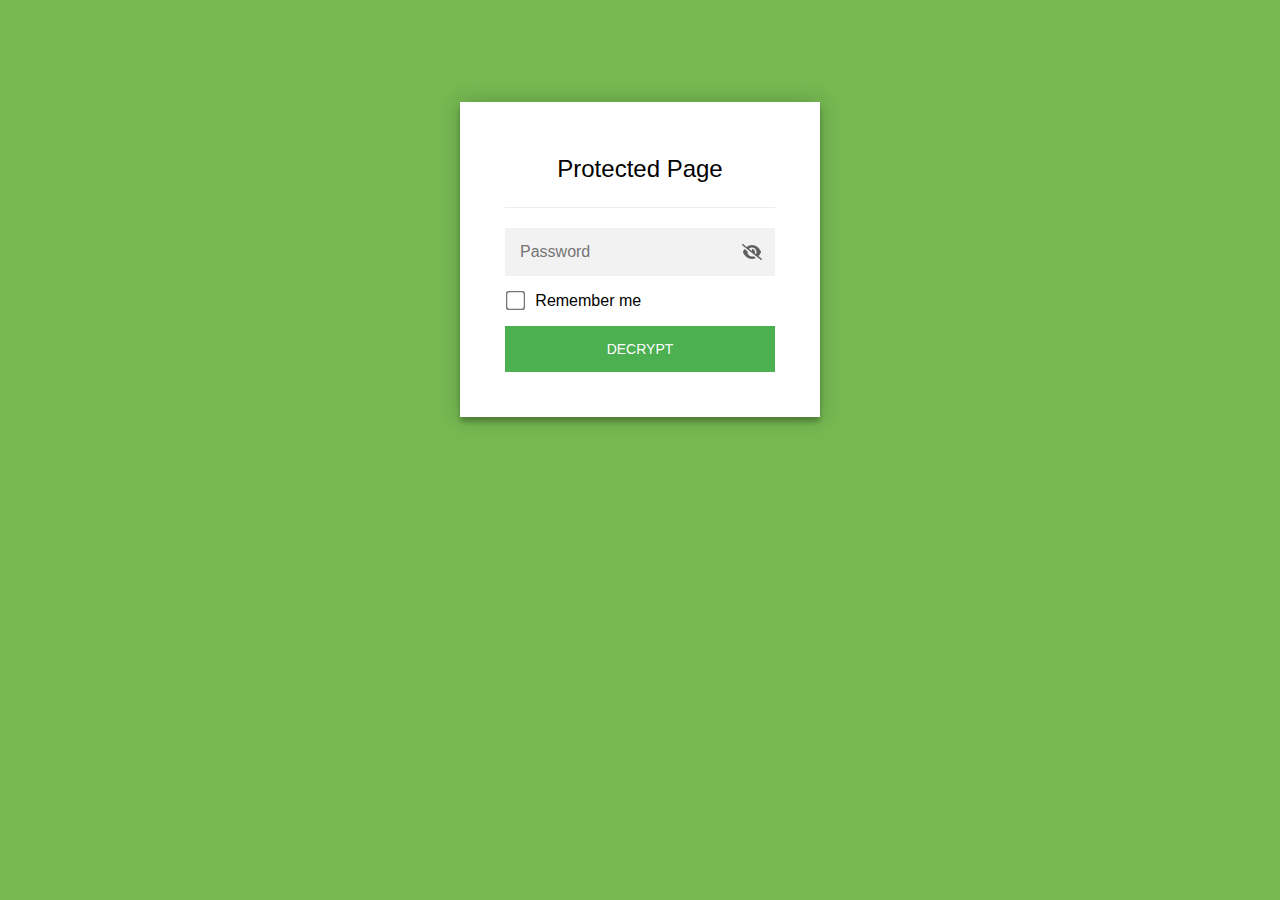
<file: wedding/index.html>
<!DOCTYPE html>
<html class="staticrypt-html">
    <head>
        <meta charset="utf-8" />
        <title>Protected Page</title>
        <meta name="viewport" content="width=device-width, initial-scale=1" />

        <!-- do not cache this page -->
        <meta http-equiv="cache-control" content="max-age=0" />
        <meta http-equiv="cache-control" content="no-cache" />
        <meta http-equiv="expires" content="0" />
        <meta http-equiv="expires" content="Tue, 01 Jan 1980 1:00:00 GMT" />
        <meta http-equiv="pragma" content="no-cache" />

        <style>
            .staticrypt-hr {
                margin-top: 20px;
                margin-bottom: 20px;
                border: 0;
                border-top: 1px solid #eee;
            }

            .staticrypt-page {
                width: 360px;
                padding: 8% 0 0;
                margin: auto;
                box-sizing: border-box;
            }

            .staticrypt-form {
                position: relative;
                z-index: 1;
                background: #ffffff;
                max-width: 360px;
                margin: 0 auto 100px;
                padding: 45px;
                text-align: center;
                box-shadow: 0 0 20px 0 rgba(0, 0, 0, 0.2), 0 5px 5px 0 rgba(0, 0, 0, 0.24);
            }

            .staticrypt-form input[type="password"],
            input[type="text"] {
                background: inherit;
                border: 0;
                box-sizing: border-box; /* This ensures padding is included in the total width */
                font-size: 14px;
                outline: 0;
                padding: 15px 30px 15px 15px; /* Adjust the padding to ensure there is space for the icon */
                width: 100%;
            }

            .staticrypt-password-container {
                position: relative;
                outline: 0;
                background: #f2f2f2;
                width: 100%;
                border: 0;
                margin: 0 0 15px;
                box-sizing: border-box;
            }

            .staticrypt-toggle-password-visibility {
                cursor: pointer;
                height: 20px;
                opacity: 60%;
                padding: 13px;
                position: absolute;
                right: 0;
                top: 50%;
                transform: translateY(-50%);
                width: 20px;
            }

            .staticrypt-form .staticrypt-decrypt-button {
                text-transform: uppercase;
                outline: 0;
                background: #4CAF50;
                width: 100%;
                border: 0;
                padding: 15px;
                color: #ffffff;
                font-size: 14px;
                cursor: pointer;
            }

            .staticrypt-form .staticrypt-decrypt-button:hover,
            .staticrypt-form .staticrypt-decrypt-button:active,
            .staticrypt-form .staticrypt-decrypt-button:focus {
                background: #4CAF50;
                filter: brightness(92%);
            }

            .staticrypt-html {
                height: 100%;
            }

            .staticrypt-body {
                height: 100%;
                margin: 0;
            }

            .staticrypt-content {
                height: 100%;
                margin-bottom: 1em;
                background: #76B852;
                font-family: "Arial", sans-serif;
                -webkit-font-smoothing: antialiased;
                -moz-osx-font-smoothing: grayscale;
            }

            .staticrypt-instructions {
                margin-top: -1em;
                margin-bottom: 1em;
            }

            .staticrypt-title {
                font-size: 1.5em;
            }

            label.staticrypt-remember {
                display: flex;
                align-items: center;
                margin-bottom: 1em;
            }

            .staticrypt-remember input[type="checkbox"] {
                transform: scale(1.5);
                margin-right: 1em;
            }

            .hidden {
                display: none !important;
            }

            .staticrypt-spinner-container {
                height: 100%;
                display: flex;
                align-items: center;
                justify-content: center;
            }

            .staticrypt-spinner {
                display: inline-block;
                width: 2rem;
                height: 2rem;
                vertical-align: text-bottom;
                border: 0.25em solid gray;
                border-right-color: transparent;
                border-radius: 50%;
                -webkit-animation: spinner-border 0.75s linear infinite;
                animation: spinner-border 0.75s linear infinite;
                animation-duration: 0.75s;
                animation-timing-function: linear;
                animation-delay: 0s;
                animation-iteration-count: infinite;
                animation-direction: normal;
                animation-fill-mode: none;
                animation-play-state: running;
                animation-name: spinner-border;
            }

            @keyframes spinner-border {
                100% {
                    transform: rotate(360deg);
                }
            }

            @media screen and (-webkit-min-device-pixel-ratio: 0) {
                .staticrypt-form input[type="password"],
                input[type="text"] {
                    font-size: 16px;
                }
            }
        </style>
    </head>

    <body class="staticrypt-body">
        <div id="staticrypt_loading" class="staticrypt-spinner-container">
            <div class="staticrypt-spinner"></div>
        </div>

        <div id="staticrypt_content" class="staticrypt-content hidden">
            <div class="staticrypt-page">
                <div class="staticrypt-form">
                    <div class="staticrypt-instructions">
                        <p class="staticrypt-title">Protected Page</p>
                        <p></p>
                    </div>

                    <hr class="staticrypt-hr" />

                    <form id="staticrypt-form" action="#" method="post">
                        <div class="staticrypt-password-container">
                            <input
                                id="staticrypt-password"
                                type="password"
                                name="password"
                                placeholder="Password"
                                autofocus
                            />

                            <img
                                class="staticrypt-toggle-password-visibility"
                                alt="Show password"
                                title="Show password"
                                src="[data-uri]"
                            />
                        </div>

                        <label id="staticrypt-remember-label" class="staticrypt-remember hidden">
                            <input id="staticrypt-remember" type="checkbox" name="remember" />
                            Remember me
                        </label>

                        <input type="submit" class="staticrypt-decrypt-button" value="DECRYPT" />
                    </form>
                </div>
            </div>
        </div>

        <script>
            // these variables will be filled when generating the file - the template format is 'variable_name'
            const staticryptInitiator = ((function(){
  const exports = {};
  const cryptoEngine = ((function(){
  const exports = {};
  const { subtle } = crypto;

const IV_BITS = 16 * 8;
const HEX_BITS = 4;
const ENCRYPTION_ALGO = "AES-CBC";

/**
 * Translates between utf8 encoded hexadecimal strings
 * and Uint8Array bytes.
 */
const HexEncoder = {
    /**
     * hex string -> bytes
     * @param {string} hexString
     * @returns {Uint8Array}
     */
    parse: function (hexString) {
        if (hexString.length % 2 !== 0) throw "Invalid hexString";
        const arrayBuffer = new Uint8Array(hexString.length / 2);

        for (let i = 0; i < hexString.length; i += 2) {
            const byteValue = parseInt(hexString.substring(i, i + 2), 16);
            if (isNaN(byteValue)) {
                throw "Invalid hexString";
            }
            arrayBuffer[i / 2] = byteValue;
        }
        return arrayBuffer;
    },

    /**
     * bytes -> hex string
     * @param {Uint8Array} bytes
     * @returns {string}
     */
    stringify: function (bytes) {
        const hexBytes = [];

        for (let i = 0; i < bytes.length; ++i) {
            let byteString = bytes[i].toString(16);
            if (byteString.length < 2) {
                byteString = "0" + byteString;
            }
            hexBytes.push(byteString);
        }
        return hexBytes.join("");
    },
};

/**
 * Translates between utf8 strings and Uint8Array bytes.
 */
const UTF8Encoder = {
    parse: function (str) {
        return new TextEncoder().encode(str);
    },

    stringify: function (bytes) {
        return new TextDecoder().decode(bytes);
    },
};

/**
 * Salt and encrypt a msg with a password.
 */
async function encrypt(msg, hashedPassword) {
    // Must be 16 bytes, unpredictable, and preferably cryptographically random. However, it need not be secret.
    // https://developer.mozilla.org/en-US/docs/Web/API/SubtleCrypto/encrypt#parameters
    const iv = crypto.getRandomValues(new Uint8Array(IV_BITS / 8));

    const key = await subtle.importKey("raw", HexEncoder.parse(hashedPassword), ENCRYPTION_ALGO, false, ["encrypt"]);

    const encrypted = await subtle.encrypt(
        {
            name: ENCRYPTION_ALGO,
            iv: iv,
        },
        key,
        UTF8Encoder.parse(msg)
    );

    // iv will be 32 hex characters, we prepend it to the ciphertext for use in decryption
    return HexEncoder.stringify(iv) + HexEncoder.stringify(new Uint8Array(encrypted));
}
exports.encrypt = encrypt;

/**
 * Decrypt a salted msg using a password.
 *
 * @param {string} encryptedMsg
 * @param {string} hashedPassword
 * @returns {Promise<string>}
 */
async function decrypt(encryptedMsg, hashedPassword) {
    const ivLength = IV_BITS / HEX_BITS;
    const iv = HexEncoder.parse(encryptedMsg.substring(0, ivLength));
    const encrypted = encryptedMsg.substring(ivLength);

    const key = await subtle.importKey("raw", HexEncoder.parse(hashedPassword), ENCRYPTION_ALGO, false, ["decrypt"]);

    const outBuffer = await subtle.decrypt(
        {
            name: ENCRYPTION_ALGO,
            iv: iv,
        },
        key,
        HexEncoder.parse(encrypted)
    );

    return UTF8Encoder.stringify(new Uint8Array(outBuffer));
}
exports.decrypt = decrypt;

/**
 * Salt and hash the password so it can be stored in localStorage without opening a password reuse vulnerability.
 *
 * @param {string} password
 * @param {string} salt
 * @returns {Promise<string>}
 */
async function hashPassword(password, salt) {
    // we hash the password in multiple steps, each adding more iterations. This is because we used to allow less
    // iterations, so for backward compatibility reasons, we need to support going from that to more iterations.
    let hashedPassword = await hashLegacyRound(password, salt);

    hashedPassword = await hashSecondRound(hashedPassword, salt);

    return hashThirdRound(hashedPassword, salt);
}
exports.hashPassword = hashPassword;

/**
 * This hashes the password with 1k iterations. This is a low number, we need this function to support backwards
 * compatibility.
 *
 * @param {string} password
 * @param {string} salt
 * @returns {Promise<string>}
 */
function hashLegacyRound(password, salt) {
    return pbkdf2(password, salt, 1000, "SHA-1");
}
exports.hashLegacyRound = hashLegacyRound;

/**
 * Add a second round of iterations. This is because we used to use 1k, so for backwards compatibility with
 * remember-me/autodecrypt links, we need to support going from that to more iterations.
 *
 * @param hashedPassword
 * @param salt
 * @returns {Promise<string>}
 */
function hashSecondRound(hashedPassword, salt) {
    return pbkdf2(hashedPassword, salt, 14000, "SHA-256");
}
exports.hashSecondRound = hashSecondRound;

/**
 * Add a third round of iterations to bring total number to 600k. This is because we used to use 1k, then 15k, so for
 * backwards compatibility with remember-me/autodecrypt links, we need to support going from that to more iterations.
 *
 * @param hashedPassword
 * @param salt
 * @returns {Promise<string>}
 */
function hashThirdRound(hashedPassword, salt) {
    return pbkdf2(hashedPassword, salt, 585000, "SHA-256");
}
exports.hashThirdRound = hashThirdRound;

/**
 * Salt and hash the password so it can be stored in localStorage without opening a password reuse vulnerability.
 *
 * @param {string} password
 * @param {string} salt
 * @param {int} iterations
 * @param {string} hashAlgorithm
 * @returns {Promise<string>}
 */
async function pbkdf2(password, salt, iterations, hashAlgorithm) {
    const key = await subtle.importKey("raw", UTF8Encoder.parse(password), "PBKDF2", false, ["deriveBits"]);

    const keyBytes = await subtle.deriveBits(
        {
            name: "PBKDF2",
            hash: hashAlgorithm,
            iterations,
            salt: UTF8Encoder.parse(salt),
        },
        key,
        256
    );

    return HexEncoder.stringify(new Uint8Array(keyBytes));
}

function generateRandomSalt() {
    const bytes = crypto.getRandomValues(new Uint8Array(128 / 8));

    return HexEncoder.stringify(new Uint8Array(bytes));
}
exports.generateRandomSalt = generateRandomSalt;

async function signMessage(hashedPassword, message) {
    const key = await subtle.importKey(
        "raw",
        HexEncoder.parse(hashedPassword),
        {
            name: "HMAC",
            hash: "SHA-256",
        },
        false,
        ["sign"]
    );
    const signature = await subtle.sign("HMAC", key, UTF8Encoder.parse(message));

    return HexEncoder.stringify(new Uint8Array(signature));
}
exports.signMessage = signMessage;

function getRandomAlphanum() {
    const possibleCharacters = "abcdefghijklmnopqrstuvwxyzABCDEFGHIJKLMNOPQRSTUVWXYZ0123456789";

    let byteArray;
    let parsedInt;

    // Keep generating new random bytes until we get a value that falls
    // within a range that can be evenly divided by possibleCharacters.length
    do {
        byteArray = crypto.getRandomValues(new Uint8Array(1));
        // extract the lowest byte to get an int from 0 to 255 (probably unnecessary, since we're only generating 1 byte)
        parsedInt = byteArray[0] & 0xff;
    } while (parsedInt >= 256 - (256 % possibleCharacters.length));

    // Take the modulo of the parsed integer to get a random number between 0 and totalLength - 1
    const randomIndex = parsedInt % possibleCharacters.length;

    return possibleCharacters[randomIndex];
}

/**
 * Generate a random string of a given length.
 *
 * @param {int} length
 * @returns {string}
 */
function generateRandomString(length) {
    let randomString = "";

    for (let i = 0; i < length; i++) {
        randomString += getRandomAlphanum();
    }

    return randomString;
}
exports.generateRandomString = generateRandomString;

  return exports;
})());
const codec = ((function(){
  const exports = {};
  /**
 * Initialize the codec with the provided cryptoEngine - this return functions to encode and decode messages.
 *
 * @param cryptoEngine - the engine to use for encryption / decryption
 */
function init(cryptoEngine) {
    const exports = {};

    /**
     * Top-level function for encoding a message.
     * Includes password hashing, encryption, and signing.
     *
     * @param {string} msg
     * @param {string} password
     * @param {string} salt
     *
     * @returns {string} The encoded text
     */
    async function encode(msg, password, salt) {
        const hashedPassword = await cryptoEngine.hashPassword(password, salt);

        const encrypted = await cryptoEngine.encrypt(msg, hashedPassword);

        // we use the hashed password in the HMAC because this is effectively what will be used a password (so we can store
        // it in localStorage safely, we don't use the clear text password)
        const hmac = await cryptoEngine.signMessage(hashedPassword, encrypted);

        return hmac + encrypted;
    }
    exports.encode = encode;

    /**
     * Encode using a password that has already been hashed. This is useful to encode multiple messages in a row, that way
     * we don't need to hash the password multiple times.
     *
     * @param {string} msg
     * @param {string} hashedPassword
     *
     * @returns {string} The encoded text
     */
    async function encodeWithHashedPassword(msg, hashedPassword) {
        const encrypted = await cryptoEngine.encrypt(msg, hashedPassword);

        // we use the hashed password in the HMAC because this is effectively what will be used a password (so we can store
        // it in localStorage safely, we don't use the clear text password)
        const hmac = await cryptoEngine.signMessage(hashedPassword, encrypted);

        return hmac + encrypted;
    }
    exports.encodeWithHashedPassword = encodeWithHashedPassword;

    /**
     * Top-level function for decoding a message.
     * Includes signature check and decryption.
     *
     * @param {string} signedMsg
     * @param {string} hashedPassword
     * @param {string} salt
     * @param {int} backwardCompatibleAttempt
     * @param {string} originalPassword
     *
     * @returns {Object} {success: true, decoded: string} | {success: false, message: string}
     */
    async function decode(signedMsg, hashedPassword, salt, backwardCompatibleAttempt = 0, originalPassword = "") {
        const encryptedHMAC = signedMsg.substring(0, 64);
        const encryptedMsg = signedMsg.substring(64);
        const decryptedHMAC = await cryptoEngine.signMessage(hashedPassword, encryptedMsg);

        if (decryptedHMAC !== encryptedHMAC) {
            // we have been raising the number of iterations in the hashing algorithm multiple times, so to support the old
            // remember-me/autodecrypt links we need to try bringing the old hashes up to speed.
            originalPassword = originalPassword || hashedPassword;
            if (backwardCompatibleAttempt === 0) {
                const updatedHashedPassword = await cryptoEngine.hashThirdRound(originalPassword, salt);

                return decode(signedMsg, updatedHashedPassword, salt, backwardCompatibleAttempt + 1, originalPassword);
            }
            if (backwardCompatibleAttempt === 1) {
                let updatedHashedPassword = await cryptoEngine.hashSecondRound(originalPassword, salt);
                updatedHashedPassword = await cryptoEngine.hashThirdRound(updatedHashedPassword, salt);

                return decode(signedMsg, updatedHashedPassword, salt, backwardCompatibleAttempt + 1, originalPassword);
            }

            return { success: false, message: "Signature mismatch" };
        }

        return {
            success: true,
            decoded: await cryptoEngine.decrypt(encryptedMsg, hashedPassword),
        };
    }
    exports.decode = decode;

    return exports;
}
exports.init = init;

  return exports;
})());
const decode = codec.init(cryptoEngine).decode;

/**
 * Initialize the staticrypt module, that exposes functions callbable by the password_template.
 *
 * @param {{
 *  staticryptEncryptedMsgUniqueVariableName: string,
 *  isRememberEnabled: boolean,
 *  rememberDurationInDays: number,
 *  staticryptSaltUniqueVariableName: string,
 * }} staticryptConfig - object of data that is stored on the password_template at encryption time.
 *
 * @param {{
 *  rememberExpirationKey: string,
 *  rememberPassphraseKey: string,
 *  replaceHtmlCallback: function,
 *  clearLocalStorageCallback: function,
 * }} templateConfig - object of data that can be configured by a custom password_template.
 */
function init(staticryptConfig, templateConfig) {
    const exports = {};

    /**
     * Decrypt our encrypted page, replace the whole HTML.
     *
     * @param {string} hashedPassword
     * @returns {Promise<boolean>}
     */
    async function decryptAndReplaceHtml(hashedPassword) {
        const { staticryptEncryptedMsgUniqueVariableName, staticryptSaltUniqueVariableName } = staticryptConfig;
        const { replaceHtmlCallback } = templateConfig;

        const result = await decode(
            staticryptEncryptedMsgUniqueVariableName,
            hashedPassword,
            staticryptSaltUniqueVariableName
        );
        if (!result.success) {
            return false;
        }
        const plainHTML = result.decoded;

        // if the user configured a callback call it, otherwise just replace the whole HTML
        if (typeof replaceHtmlCallback === "function") {
            replaceHtmlCallback(plainHTML);
        } else {
            document.write(plainHTML);
            document.close();
        }

        return true;
    }

    /**
     * Attempt to decrypt the page and replace the whole HTML.
     *
     * @param {string} password
     * @param {boolean} isRememberChecked
     *
     * @returns {Promise<{isSuccessful: boolean, hashedPassword?: string}>} - we return an object, so that if we want to
     *   expose more information in the future we can do it without breaking the password_template
     */
    async function handleDecryptionOfPage(password, isRememberChecked) {
        const { staticryptSaltUniqueVariableName } = staticryptConfig;

        // decrypt and replace the whole page
        const hashedPassword = await cryptoEngine.hashPassword(password, staticryptSaltUniqueVariableName);
        return handleDecryptionOfPageFromHash(hashedPassword, isRememberChecked);
    }
    exports.handleDecryptionOfPage = handleDecryptionOfPage;

    async function handleDecryptionOfPageFromHash(hashedPassword, isRememberChecked) {
        const { isRememberEnabled, rememberDurationInDays } = staticryptConfig;
        const { rememberExpirationKey, rememberPassphraseKey } = templateConfig;

        const isDecryptionSuccessful = await decryptAndReplaceHtml(hashedPassword);

        if (!isDecryptionSuccessful) {
            return {
                isSuccessful: false,
                hashedPassword,
            };
        }

        // remember the hashedPassword and set its expiration if necessary
        if (isRememberEnabled && isRememberChecked) {
            window.localStorage.setItem(rememberPassphraseKey, hashedPassword);

            // set the expiration if the duration isn't 0 (meaning no expiration)
            if (rememberDurationInDays > 0) {
                window.localStorage.setItem(
                    rememberExpirationKey,
                    (new Date().getTime() + rememberDurationInDays * 24 * 60 * 60 * 1000).toString()
                );
            }
        }

        return {
            isSuccessful: true,
            hashedPassword,
        };
    }
    exports.handleDecryptionOfPageFromHash = handleDecryptionOfPageFromHash;

    /**
     * Clear localstorage from staticrypt related values
     */
    function clearLocalStorage() {
        const { clearLocalStorageCallback, rememberExpirationKey, rememberPassphraseKey } = templateConfig;

        if (typeof clearLocalStorageCallback === "function") {
            clearLocalStorageCallback();
        } else {
            localStorage.removeItem(rememberPassphraseKey);
            localStorage.removeItem(rememberExpirationKey);
        }
    }

    async function handleDecryptOnLoad() {
        let isSuccessful = await decryptOnLoadFromUrl();

        if (!isSuccessful) {
            isSuccessful = await decryptOnLoadFromRememberMe();
        }

        return { isSuccessful };
    }
    exports.handleDecryptOnLoad = handleDecryptOnLoad;

    /**
     * Clear storage if we are logging out
     *
     * @returns {boolean} - whether we logged out
     */
    function logoutIfNeeded() {
        const logoutKey = "staticrypt_logout";

        // handle logout through query param
        const queryParams = new URLSearchParams(window.location.search);
        if (queryParams.has(logoutKey)) {
            clearLocalStorage();
            return true;
        }

        // handle logout through URL fragment
        const hash = window.location.hash.substring(1);
        if (hash.includes(logoutKey)) {
            clearLocalStorage();
            return true;
        }

        return false;
    }

    /**
     * To be called on load: check if we want to try to decrypt and replace the HTML with the decrypted content, and
     * try to do it if needed.
     *
     * @returns {Promise<boolean>} true if we derypted and replaced the whole page, false otherwise
     */
    async function decryptOnLoadFromRememberMe() {
        const { rememberDurationInDays } = staticryptConfig;
        const { rememberExpirationKey, rememberPassphraseKey } = templateConfig;

        // if we are login out, terminate
        if (logoutIfNeeded()) {
            return false;
        }

        // if there is expiration configured, check if we're not beyond the expiration
        if (rememberDurationInDays && rememberDurationInDays > 0) {
            const expiration = localStorage.getItem(rememberExpirationKey),
                isExpired = expiration && new Date().getTime() > parseInt(expiration);

            if (isExpired) {
                clearLocalStorage();
                return false;
            }
        }

        const hashedPassword = localStorage.getItem(rememberPassphraseKey);

        if (hashedPassword) {
            // try to decrypt
            const isDecryptionSuccessful = await decryptAndReplaceHtml(hashedPassword);

            // if the decryption is unsuccessful the password might be wrong - silently clear the saved data and let
            // the user fill the password form again
            if (!isDecryptionSuccessful) {
                clearLocalStorage();
                return false;
            }

            return true;
        }

        return false;
    }

    async function decryptOnLoadFromUrl() {
        const passwordKey = "staticrypt_pwd";
        const rememberMeKey = "remember_me";

        // try to get the password from the query param (for backward compatibility - we now want to avoid this method,
        // since it sends the hashed password to the server which isn't needed)
        const queryParams = new URLSearchParams(window.location.search);
        const hashedPasswordQuery = queryParams.get(passwordKey);
        const rememberMeQuery = queryParams.get(rememberMeKey);

        const urlFragment = window.location.hash.substring(1);
        // get the password from the url fragment
        const hashedPasswordRegexMatch = urlFragment.match(new RegExp(passwordKey + "=([^&]*)"));
        const hashedPasswordFragment = hashedPasswordRegexMatch ? hashedPasswordRegexMatch[1] : null;
        const rememberMeFragment = urlFragment.includes(rememberMeKey);

        const hashedPassword = hashedPasswordFragment || hashedPasswordQuery;
        const rememberMe = rememberMeFragment || rememberMeQuery;

        if (hashedPassword) {
            return handleDecryptionOfPageFromHash(hashedPassword, rememberMe);
        }

        return false;
    }

    return exports;
}
exports.init = init;

  return exports;
})());
            const templateError = "Bad password!",
                templateToggleAltShow = "Show password",
                templateToggleAltHide = "Hide password",
                isRememberEnabled = true,
                staticryptConfig = {"staticryptEncryptedMsgUniqueVariableName":"[base64]","isRememberEnabled":true,"rememberDurationInDays":0,"staticryptSaltUniqueVariableName":"dad2cb35cebd30c2cafcb75265a476d3"};

            // you can edit these values to customize some of the behavior of StatiCrypt
            const templateConfig = {
                rememberExpirationKey: "staticrypt_expiration",
                rememberPassphraseKey: "staticrypt_passphrase",
                replaceHtmlCallback: null,
                clearLocalStorageCallback: null,
            };

            // init the staticrypt engine
            const staticrypt = staticryptInitiator.init(staticryptConfig, templateConfig);

            // try to automatically decrypt on load if there is a saved password
            window.onload = async function () {
                const { isSuccessful } = await staticrypt.handleDecryptOnLoad();

                // if we didn't decrypt anything on load, show the password prompt. Otherwise the content has already been
                // replaced, no need to do anything
                if (!isSuccessful) {
                    // hide loading screen
                    document.getElementById("staticrypt_loading").classList.add("hidden");
                    document.getElementById("staticrypt_content").classList.remove("hidden");
                    document.getElementById("staticrypt-password").focus();

                    // show the remember me checkbox
                    if (isRememberEnabled) {
                        document.getElementById("staticrypt-remember-label").classList.remove("hidden");
                    }
                }
            };

            // toggle password visibility
            const toggleIcon = document.querySelector(".staticrypt-toggle-password-visibility");
            // these two icons are coming from FontAwesome
            const imgSrcEyeClosed =
                "[data-uri]";
            const imgSrcEyeOpened =
                "[data-uri]";
            toggleIcon.addEventListener("click", function () {
                const passwordInput = document.getElementById("staticrypt-password");
                if (passwordInput.type === "password") {
                    passwordInput.type = "text";
                    toggleIcon.src = imgSrcEyeOpened;
                    toggleIcon.alt = templateToggleAltHide;
                    toggleIcon.title = templateToggleAltHide;
                } else {
                    passwordInput.type = "password";
                    toggleIcon.src = imgSrcEyeClosed;
                    toggleIcon.alt = templateToggleAltShow;
                    toggleIcon.title = templateToggleAltShow;
                }
            });

            // handle password form submission
            document.getElementById("staticrypt-form").addEventListener("submit", async function (e) {
                e.preventDefault();

                const password = document.getElementById("staticrypt-password").value,
                    isRememberChecked = document.getElementById("staticrypt-remember").checked;

                const { isSuccessful } = await staticrypt.handleDecryptionOfPage(password, isRememberChecked);

                if (!isSuccessful) {
                    alert(templateError);
                }
            });
        </script>
    </body>
</html>
</file>
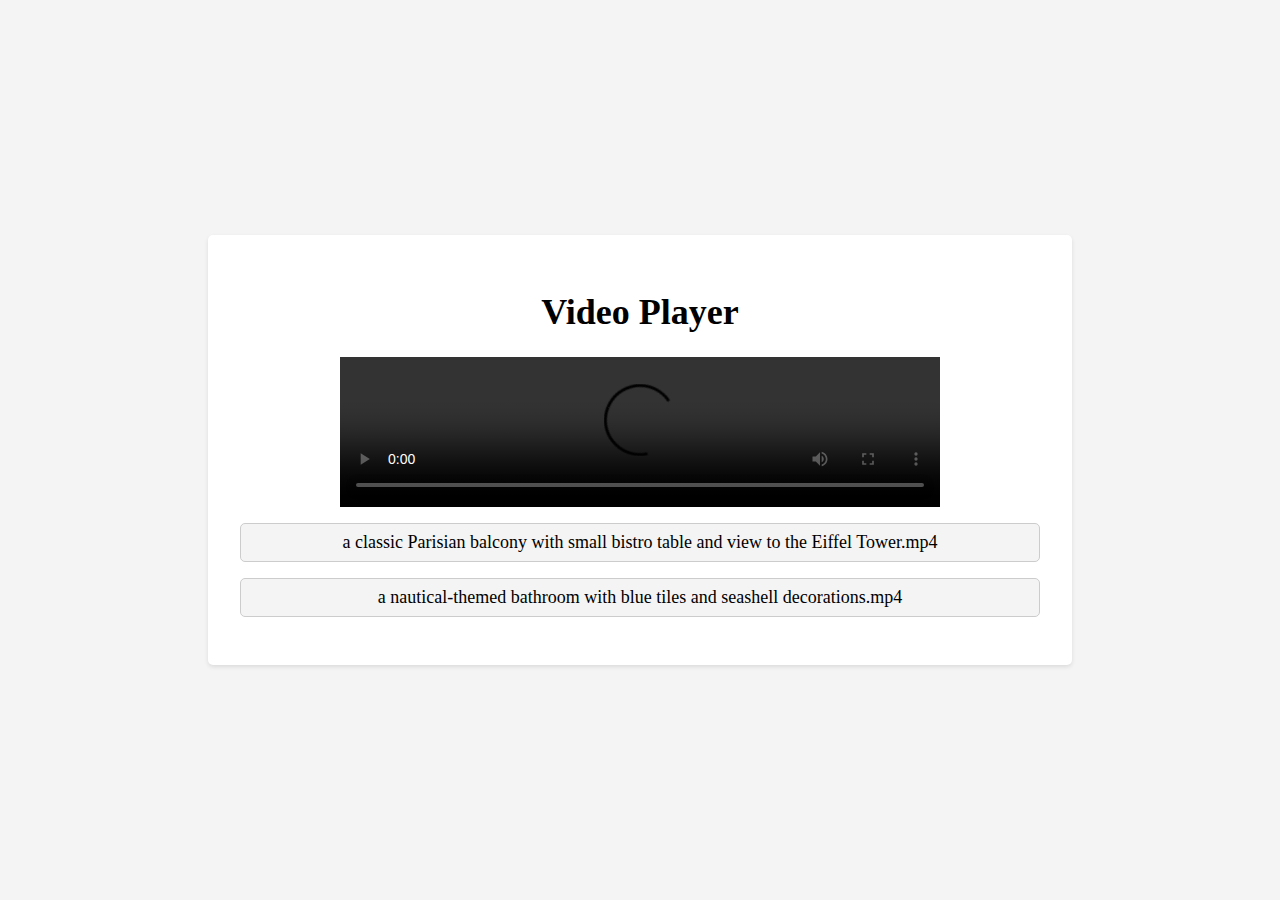
<file: holodeck/hacker.html>
<!DOCTYPE html>
<html lang="en">
<head>
    <meta charset="UTF-8">
    <meta name="viewport" content="width=device-width, initial-scale=1.0">
    <title>Video Player</title>
    <style>
        body {
            font-family: Georgia, serif;
            background-color: #f4f4f4;
            display: flex;
            justify-content: center;
            align-items: center;
            height: 100vh;
            margin: 0;
            font-size: 18px;
        }

        .container {
            background-color: white;
            padding: 2rem;
            border-radius: 5px;
            box-shadow: 0 2px 4px rgba(0, 0, 0, 0.1);
            width: 100%;
            max-width: 800px;
        }

        .video-list {
            display: flex;
            flex-direction: column;
            align-items: center;
            gap: 1rem;
            margin-bottom: 1rem;
        }

        .options {
            display: grid;
            grid-template-columns: 1fr;
            gap: 1rem;
            margin-bottom: 1rem;
        }

        button {
            padding: 0.5rem 1rem;
            border-radius: 5px;
            border: 1px solid #ccc;
            background-color: #f4f4f4;
            cursor: pointer;
        }

        button:hover {
            background-color: #e9e9e9;
        }

        video {
            width: 600px;
            height: auto;
            object-fit: contain;
        }

        h1 {
            text-align: center;
        }

        .options button {
            font-family: Georgia, serif;
            font-size: 18px;
        }

        .button-container {
            display: flex;
            justify-content: center;
            margin-top: 2rem;
        }
    </style>
</head>
<body>
    <div class="container">
        <h1>Video Player</h1>
        <div class="video-list">
            <video id="video-player" src="" controls autoplay loop></video>
        </div>
        <div class="options" id="options">
        </div>
    </div>
    <script>
        const videoPlayer = document.getElementById('video-player');
        const options = document.getElementById('options');

        function displayVideos(videoNames) {
            videoNames.forEach(videoName => {
                const videoOption = document.createElement('button');
                videoOption.textContent = videoName;
                videoOption.addEventListener('click', () => {
                    videoPlayer.src = `https://yueyang1996.github.io/holodeck/videos/${videoName}`;
                });
                options.appendChild(videoOption);
            });
        }

        // Fetch the list of video names from videos.json
        fetch('https://yueyang1996.github.io/holodeck/videos.json')
            .then(response => response.json())
            .then(data => displayVideos(data.videoNames))
            .catch(error => console.error('Failed to load video names:', error));
    </script>
</body>
</html>
</file>
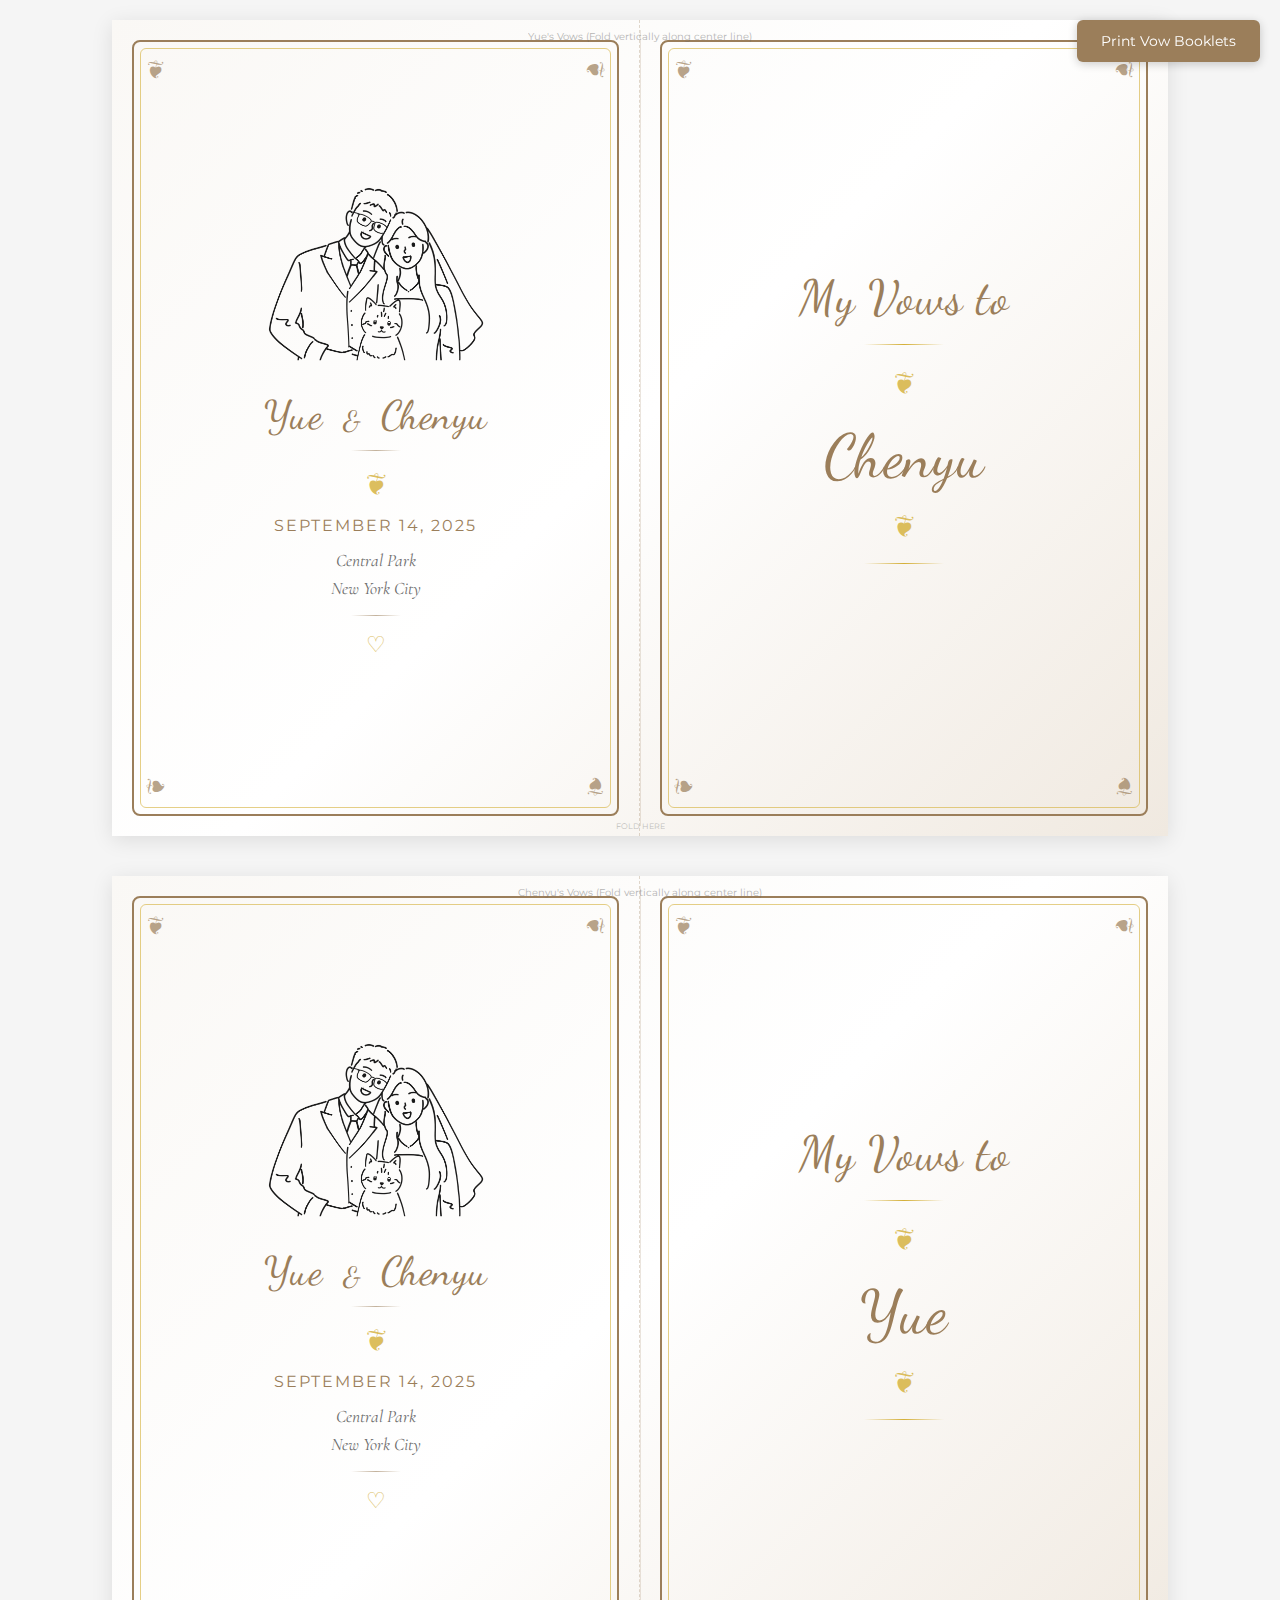
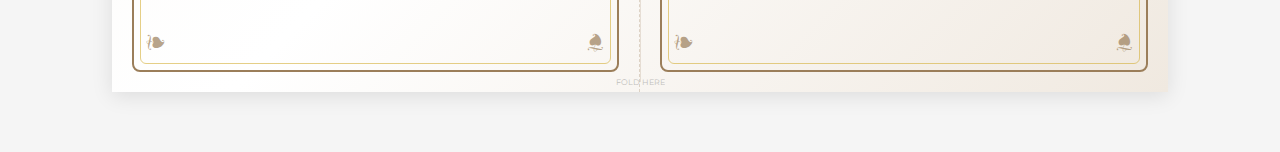
<file: wedding/vow.html>
<!DOCTYPE html>
<html lang="en">
<head>
    <meta charset="UTF-8">
    <meta name="viewport" content="width=device-width, initial-scale=1.0">
    <title>Wedding Vows Booklet - Yue & Chenyu</title>
    <link href="https://fonts.googleapis.com/css2?family=Dancing+Script:wght@400;700&family=Cormorant+Garamond:wght@300;400;500;600&family=Montserrat:wght@300;400&display=swap" rel="stylesheet">
    
    <style>
        /* Print-optimized styles for landscape booklet */
        @page {
            size: 11in 8.5in; /* Landscape orientation */
            margin: 0;
        }

        * {
            margin: 0;
            padding: 0;
            box-sizing: border-box;
        }

        :root {
            --primary-color: #9b7e5a;
            --secondary-color: #faf8f5;
            --text-dark: #2c2c2c;
            --text-light: #6b6b6b;
            --white: #ffffff;
            --accent: #f0e9e0;
            --gold: #d4af37;
        }

        body {
            font-family: 'Cormorant Garamond', serif;
            background: white;
            color: var(--text-dark);
            -webkit-print-color-adjust: exact;
            print-color-adjust: exact;
        }

        /* Booklet page layout - landscape with vertical fold */
        .vow-booklet {
            width: 11in;
            height: 8.5in;
            position: relative;
            display: flex;
            background: linear-gradient(135deg, 
                        var(--secondary-color) 0%, 
                        var(--white) 50%, 
                        var(--accent) 100%);
            -webkit-print-color-adjust: exact;
            print-color-adjust: exact;
            page-break-after: always;
        }

        .vow-booklet:last-child {
            page-break-after: avoid;
        }

        /* Left half - Back cover (when folded) */
        .back-cover {
            width: 50%;
            height: 100%;
            display: flex;
            flex-direction: column;
            justify-content: center;
            align-items: center;
            text-align: center;
            padding: 40px 30px;
            position: relative;
            border-right: 1px dashed rgba(155, 126, 90, 0.3);
        }

        /* Right half - Front cover */
        .front-cover {
            width: 50%;
            height: 100%;
            display: flex;
            flex-direction: column;
            justify-content: center;
            align-items: center;
            text-align: center;
            padding: 40px 30px;
            position: relative;
        }

        /* Decorative borders for each half */
        .back-cover::before,
        .front-cover::before {
            content: '';
            position: absolute;
            top: 20px;
            left: 20px;
            right: 20px;
            bottom: 20px;
            border: 2px solid var(--primary-color);
            border-radius: 8px;
        }

        .back-cover::after,
        .front-cover::after {
            content: '';
            position: absolute;
            top: 28px;
            left: 28px;
            right: 28px;
            bottom: 28px;
            border: 1px solid var(--gold);
            border-radius: 6px;
            opacity: 0.6;
        }

        /* Corner decorations */
        .corner-decoration {
            position: absolute;
            font-size: 24px;
            color: var(--primary-color);
            opacity: 0.7;
            z-index: 2;
        }

        .corner-decoration.top-left { top: 35px; left: 35px; }
        .corner-decoration.top-right { top: 35px; right: 35px; transform: rotate(90deg); }
        .corner-decoration.bottom-left { bottom: 35px; left: 35px; transform: rotate(-90deg); }
        .corner-decoration.bottom-right { bottom: 35px; right: 35px; transform: rotate(180deg); }

        /* Back cover content */
        .back-content {
            position: relative;
            z-index: 2;
            max-width: 320px;
        }

        .couple-illustration {
            width: 220px; /* Increased from 100px */
            height: auto;
            margin-bottom: 25px;
            opacity: 0.9;
        }

        .couple-names {
            font-family: 'Dancing Script', cursive;
            font-size: 2.5rem; /* Increased from 1.8rem */
            color: var(--primary-color);
            margin-bottom: 15px;
            font-weight: 400;
            letter-spacing: 0.5px;
            line-height: 1;
        }

        .ampersand {
            font-size: 0.7em;
            margin: 0 10px;
            font-weight: 400;
            display: inline-block;
            vertical-align: middle;
        }

        .wedding-date {
            font-family: 'Montserrat', sans-serif;
            font-size: 1rem; /* Increased from 0.75rem */
            color: var(--primary-color);
            letter-spacing: 2px;
            text-transform: uppercase;
            margin-bottom: 12px;
            font-weight: 400;
        }

        .wedding-location {
            font-family: 'Cormorant Garamond', serif;
            font-size: 1.1rem; /* Increased from 0.85rem */
            color: var(--text-light);
            line-height: 1.6;
            font-weight: 400;
            font-style: italic;
        }

        /* Front cover content */
        .front-content {
            position: relative;
            z-index: 2;
            max-width: 320px;
        }

        .vow-title {
            font-family: 'Dancing Script', cursive;
            font-size: 3rem; /* Increased from 2.2rem */
            color: var(--primary-color);
            margin-bottom: 20px;
            font-weight: 400;
            letter-spacing: 0.5px;
            line-height: 1.1;
        }

        .recipient-name {
            font-family: 'Dancing Script', cursive;
            font-size: 3.8rem; /* Increased from 2.8rem */
            color: var(--primary-color);
            margin-top: 20px;
            font-weight: 400;
            letter-spacing: 0.5px;
        }

        /* Dividers */
        .divider {
            width: 80px; /* Increased from 60px */
            height: 1px;
            background: linear-gradient(90deg, transparent, var(--gold), transparent);
            margin: 20px auto; /* Increased spacing */
        }

        .small-divider {
            width: 50px; /* Increased from 40px */
            height: 1px;
            background: linear-gradient(90deg, transparent, var(--primary-color), transparent);
            margin: 12px auto;
            opacity: 0.6;
        }

        /* Decorative flourish */
        .flourish {
            font-size: 1.8rem; /* Increased from 1.3rem */
            color: var(--gold);
            margin: 15px 0; /* Increased spacing */
            opacity: 0.8;
        }

        /* Print styles */
        @media print {
            body {
                background: white !important;
            }
            
            .vow-booklet {
                background: linear-gradient(135deg, 
                            #faf8f5 0%, 
                            #ffffff 50%, 
                            #f0e9e0 100%) !important;
            }
        }

        /* Screen preview styles */
        @media screen {
            body {
                background: #f5f5f5;
                padding: 20px;
            }
            
            .vow-booklet {
                margin: 0 auto 40px;
                box-shadow: 0 4px 20px rgba(0,0,0,0.1);
            }
        }

        .booklet-label {
            position: absolute;
            top: 10px;
            left: 50%;
            transform: translateX(-50%);
            font-family: 'Montserrat', sans-serif;
            font-size: 10px;
            color: var(--text-light);
            opacity: 0.5;
            z-index: 3;
        }

        .fold-indicator {
            position: absolute;
            left: 50%;
            top: 10px;
            bottom: 10px;
            width: 1px;
            background: rgba(155, 126, 90, 0.2);
            z-index: 1;
        }

        .fold-text {
            position: absolute;
            left: 50%;
            bottom: 5px;
            transform: translateX(-50%);
            font-family: 'Montserrat', sans-serif;
            font-size: 8px;
            color: var(--text-light);
            opacity: 0.4;
            z-index: 3;
        }

        @media print {
            .booklet-label,
            .fold-indicator,
            .fold-text {
                display: none;
            }
            
            /* Add this to hide the print button */
            button {
                display: none !important;
            }
        }

        @media print {
            .booklet-label,
            .fold-indicator,
            .fold-text,
            .print-btn {
                display: none !important;
            }
            
            /* Add these for high resolution */
            * {
                -webkit-print-color-adjust: exact !important;
                print-color-adjust: exact !important;
            }
            
            .couple-illustration {
                image-rendering: -webkit-optimize-contrast;
                image-rendering: crisp-edges;
                image-rendering: pixelated;
                width: 280px !important;
                height: auto !important;
            }
            
            .vow-booklet {
                -webkit-print-color-adjust: exact !important;
                print-color-adjust: exact !important;
            }
        }

        /* Add this for better image quality */
        .couple-illustration {
            image-rendering: -webkit-optimize-contrast;
            image-rendering: crisp-edges;
            max-width: 280px;
            height: auto;
        }
    </style>
</head>
<body>
    <!-- Yue's Vow Booklet -->
    <div class="vow-booklet">
        <div class="booklet-label">Yue's Vows (Fold vertically along center line)</div>
        <div class="fold-indicator"></div>
        <div class="fold-text">FOLD HERE</div>
        
        <!-- Left Half - Back Cover -->
        <div class="back-cover">
            <div class="corner-decoration top-left">❦</div>
            <div class="corner-decoration top-right">❦</div>
            <div class="corner-decoration bottom-left">❦</div>
            <div class="corner-decoration bottom-right">❦</div>
            
            <div class="back-content">
                <img src="images/drawing.png" alt="Yue and Chenyu illustration" class="couple-illustration">
                
                <div class="couple-names">
                    Yue <span class="ampersand">&</span> Chenyu
                </div>
                
                <div class="small-divider"></div>
                
                <div class="flourish">❦</div>
                
                <div class="wedding-date">September 14, 2025</div>
                
                <div class="wedding-location">
                    Central Park<br>
                    New York City
                </div>
                
                <div class="small-divider"></div>
                
                <div class="flourish" style="font-size: 1.4rem;">♡</div>
            </div>
        </div>

        <!-- Right Half - Front Cover -->
        <div class="front-cover">
            <div class="corner-decoration top-left">❦</div>
            <div class="corner-decoration top-right">❦</div>
            <div class="corner-decoration bottom-left">❦</div>
            <div class="corner-decoration bottom-right">❦</div>
            
            <div class="front-content">
                <div class="vow-title">My Vows to</div>
                
                <div class="divider"></div>
                
                <div class="flourish">❦</div>
                
                <div class="recipient-name">Chenyu</div>
                
                <div class="flourish">❦</div>
                
                <div class="divider"></div>
            </div>
        </div>
    </div>

    <!-- Chenyu's Vow Booklet -->
    <div class="vow-booklet">
        <div class="booklet-label">Chenyu's Vows (Fold vertically along center line)</div>
        <div class="fold-indicator"></div>
        <div class="fold-text">FOLD HERE</div>
        
        <!-- Left Half - Back Cover -->
        <div class="back-cover">
            <div class="corner-decoration top-left">❦</div>
            <div class="corner-decoration top-right">❦</div>
            <div class="corner-decoration bottom-left">❦</div>
            <div class="corner-decoration bottom-right">❦</div>
            
            <div class="back-content">
                <img src="images/drawing.png" alt="Yue and Chenyu illustration" class="couple-illustration">
                
                <div class="couple-names">
                    Yue <span class="ampersand">&</span> Chenyu
                </div>
                
                <div class="small-divider"></div>
                
                <div class="flourish">❦</div>
                
                <div class="wedding-date">September 14, 2025</div>
                
                <div class="wedding-location">
                    Central Park<br>
                    New York City
                </div>
                
                <div class="small-divider"></div>
                
                <div class="flourish" style="font-size: 1.4rem;">♡</div>
            </div>
        </div>

        <!-- Right Half - Front Cover -->
        <div class="front-cover">
            <div class="corner-decoration top-left">❦</div>
            <div class="corner-decoration top-right">❦</div>
            <div class="corner-decoration bottom-left">❦</div>
            <div class="corner-decoration bottom-right">❦</div>
            
            <div class="front-content">
                <div class="vow-title">My Vows to</div>
                
                <div class="divider"></div>
                
                <div class="flourish">❦</div>
                
                <div class="recipient-name">Yue</div>
                
                <div class="flourish">❦</div>
                
                <div class="divider"></div>
            </div>
        </div>
    </div>

    <script>
        // Print functionality
        function printVows() {
            window.print();
        }

        // Add print button for screen viewing
        if (!window.matchMedia('print').matches) {
            const printBtn = document.createElement('button');
            printBtn.textContent = 'Print Vow Booklets';
            printBtn.style.cssText = `
                position: fixed;
                top: 20px;
                right: 20px;
                padding: 12px 24px;
                background: #9b7e5a;
                color: white;
                border: none;
                border-radius: 6px;
                cursor: pointer;
                font-family: 'Montserrat', sans-serif;
                font-size: 14px;
                z-index: 1000;
                box-shadow: 0 2px 10px rgba(0,0,0,0.2);
                transition: all 0.3s ease;
            `;
            printBtn.onmouseover = () => {
                printBtn.style.background = '#8a6f4f';
                printBtn.style.transform = 'translateY(-2px)';
            };
            printBtn.onmouseout = () => {
                printBtn.style.background = '#9b7e5a';
                printBtn.style.transform = 'translateY(0)';
            };
            printBtn.onclick = printVows;
            document.body.appendChild(printBtn);
        }
    </script>
</body>
</html>
</file>
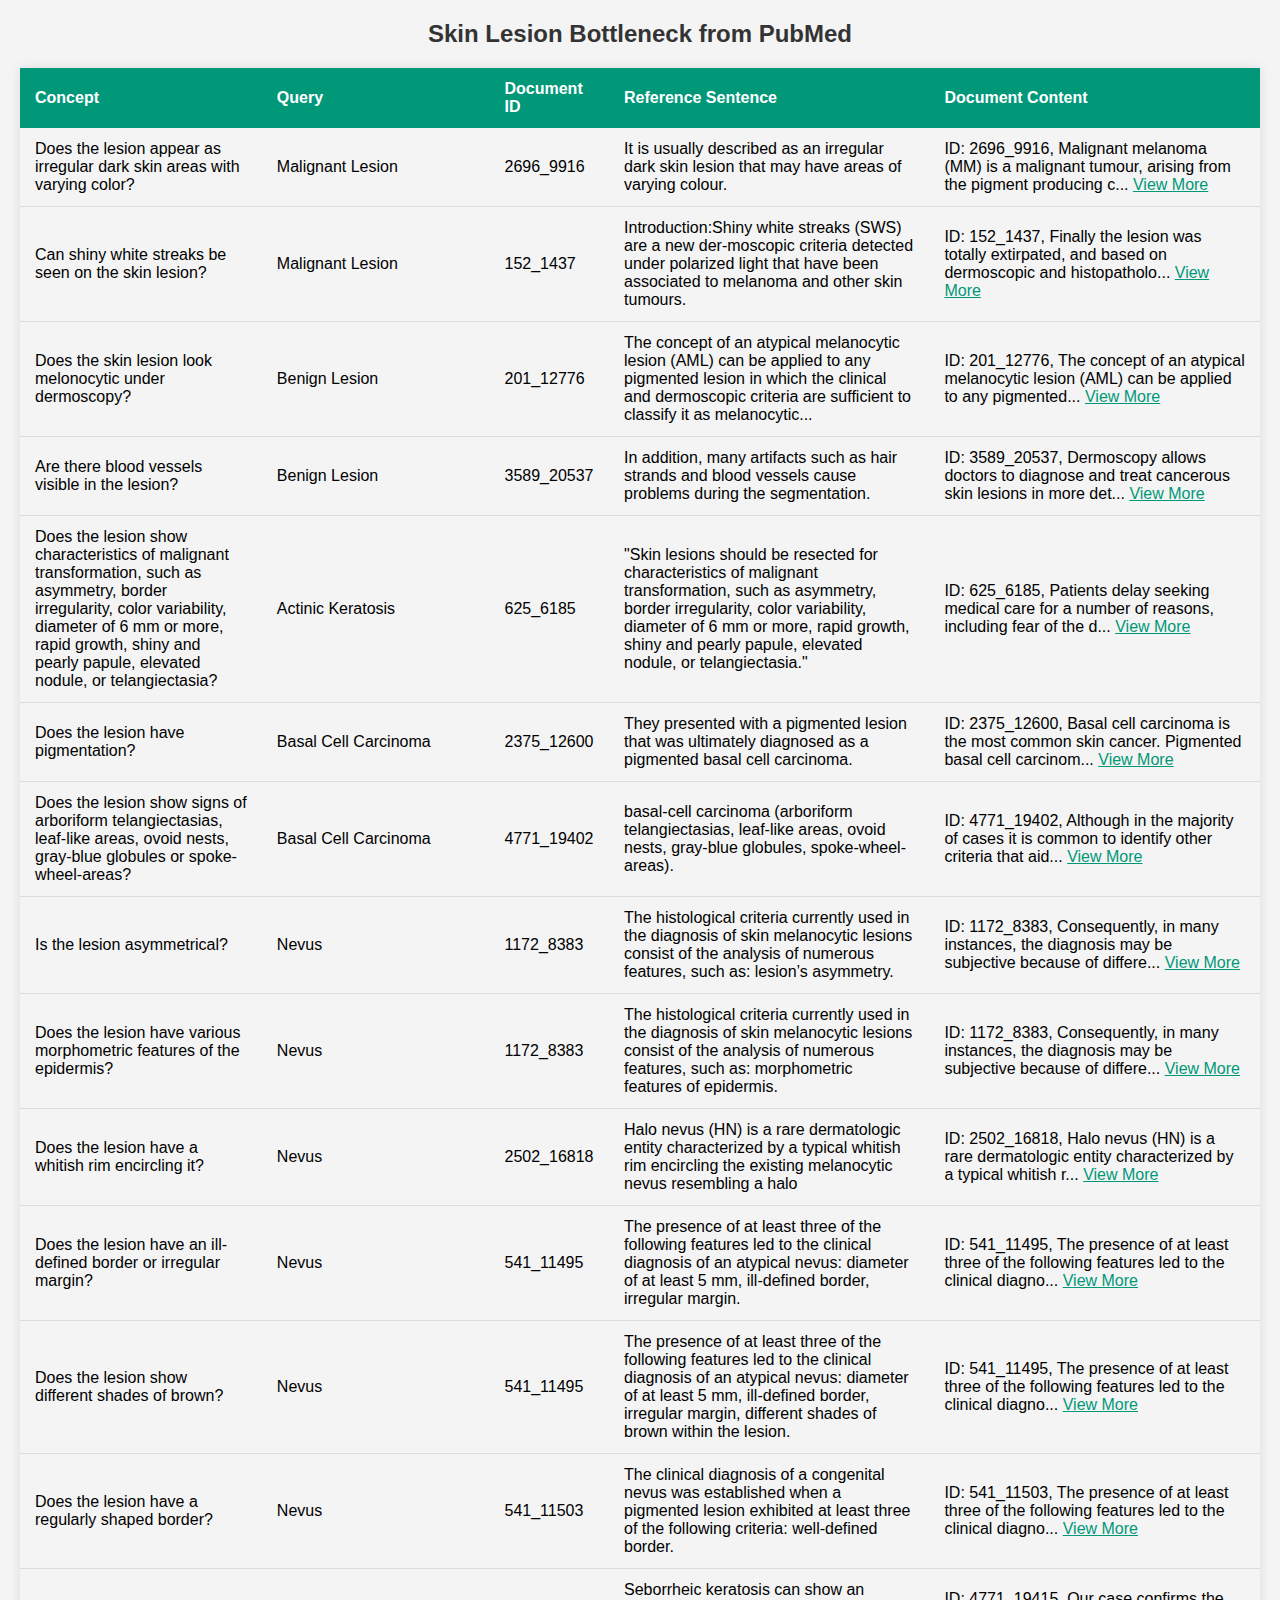
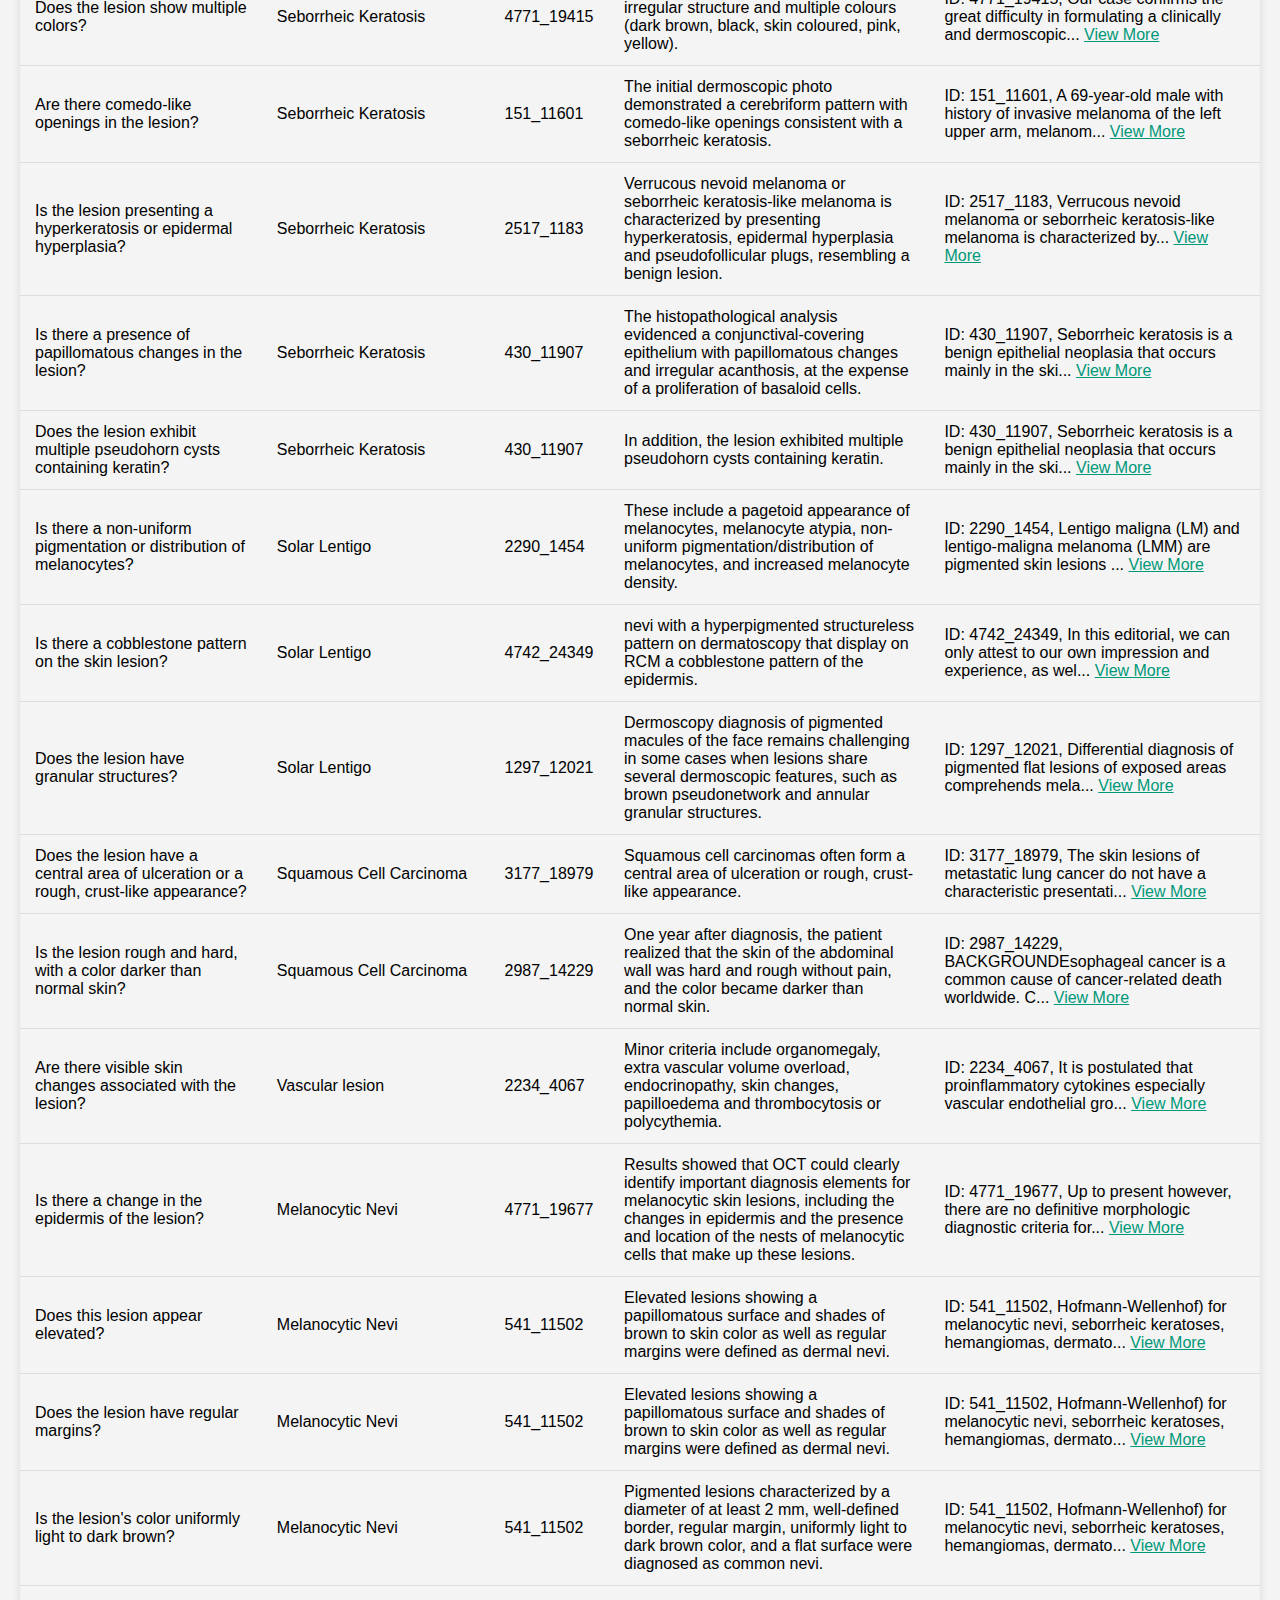
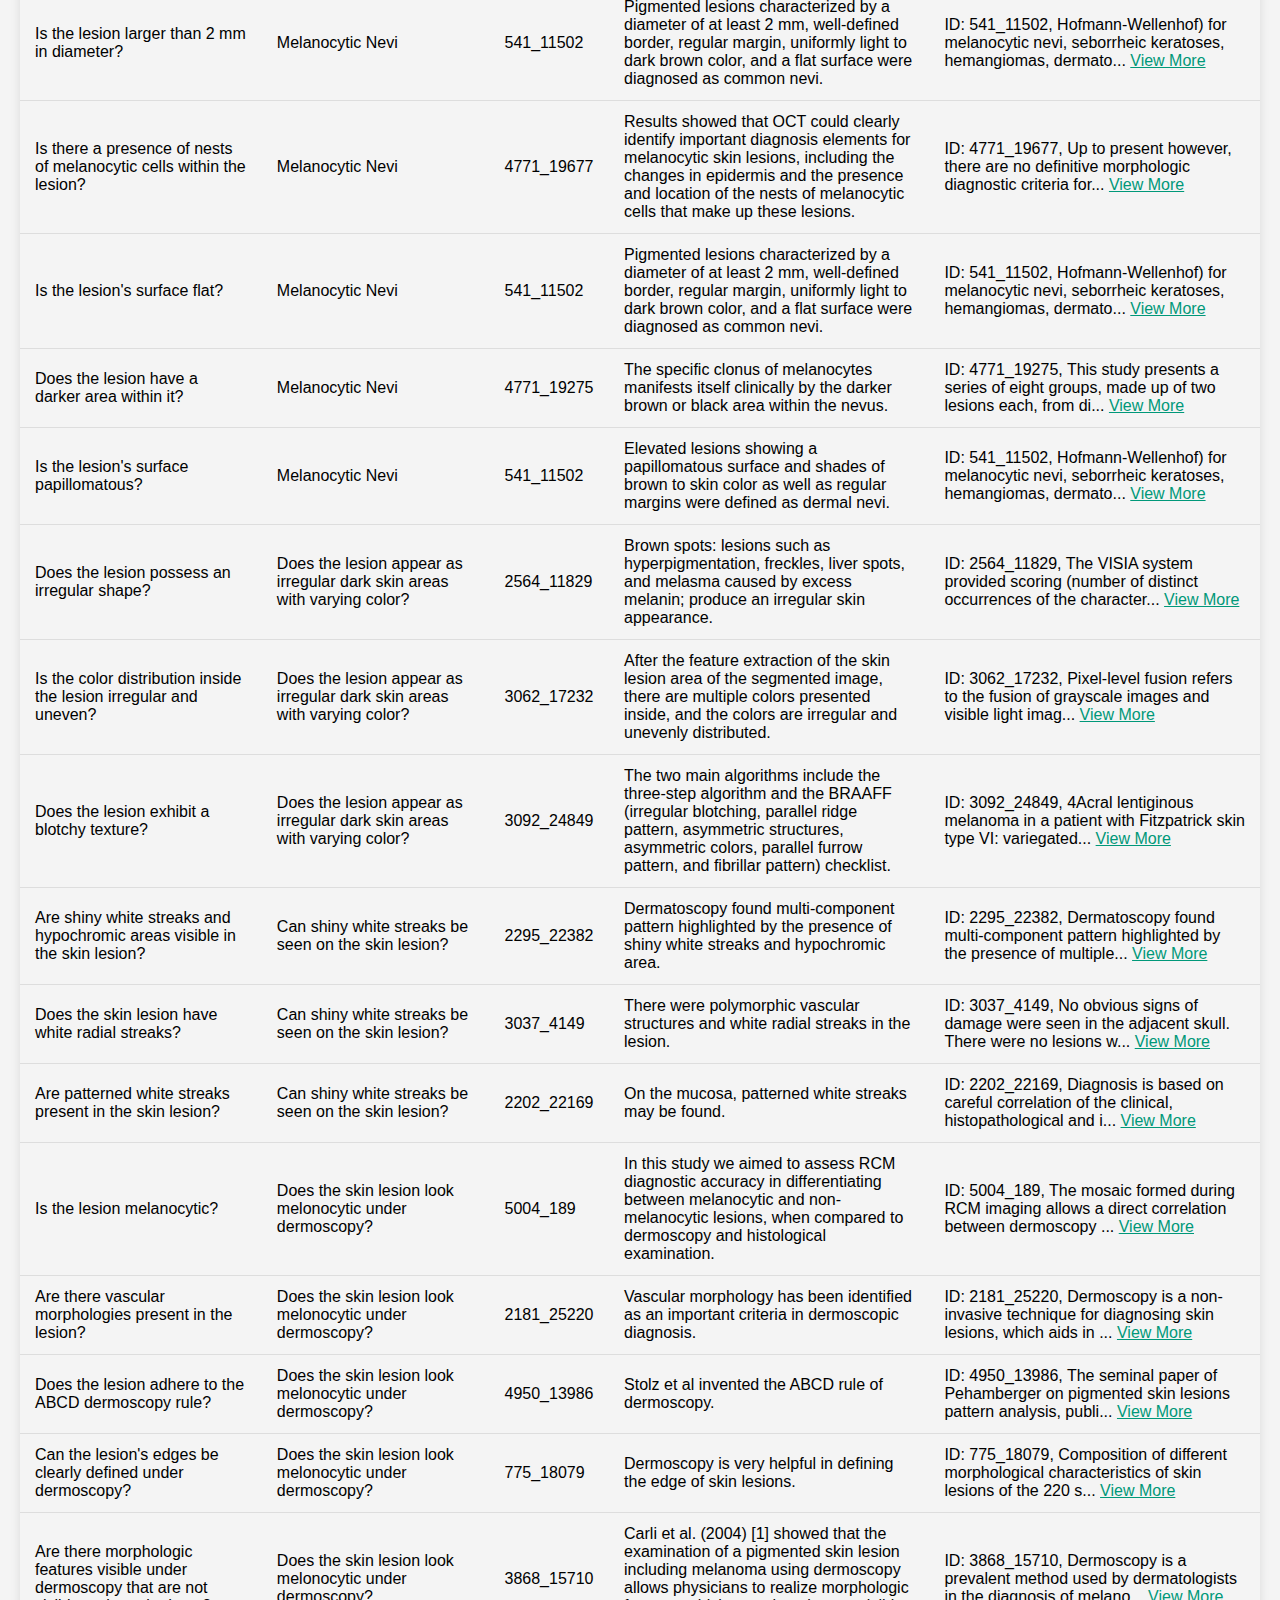
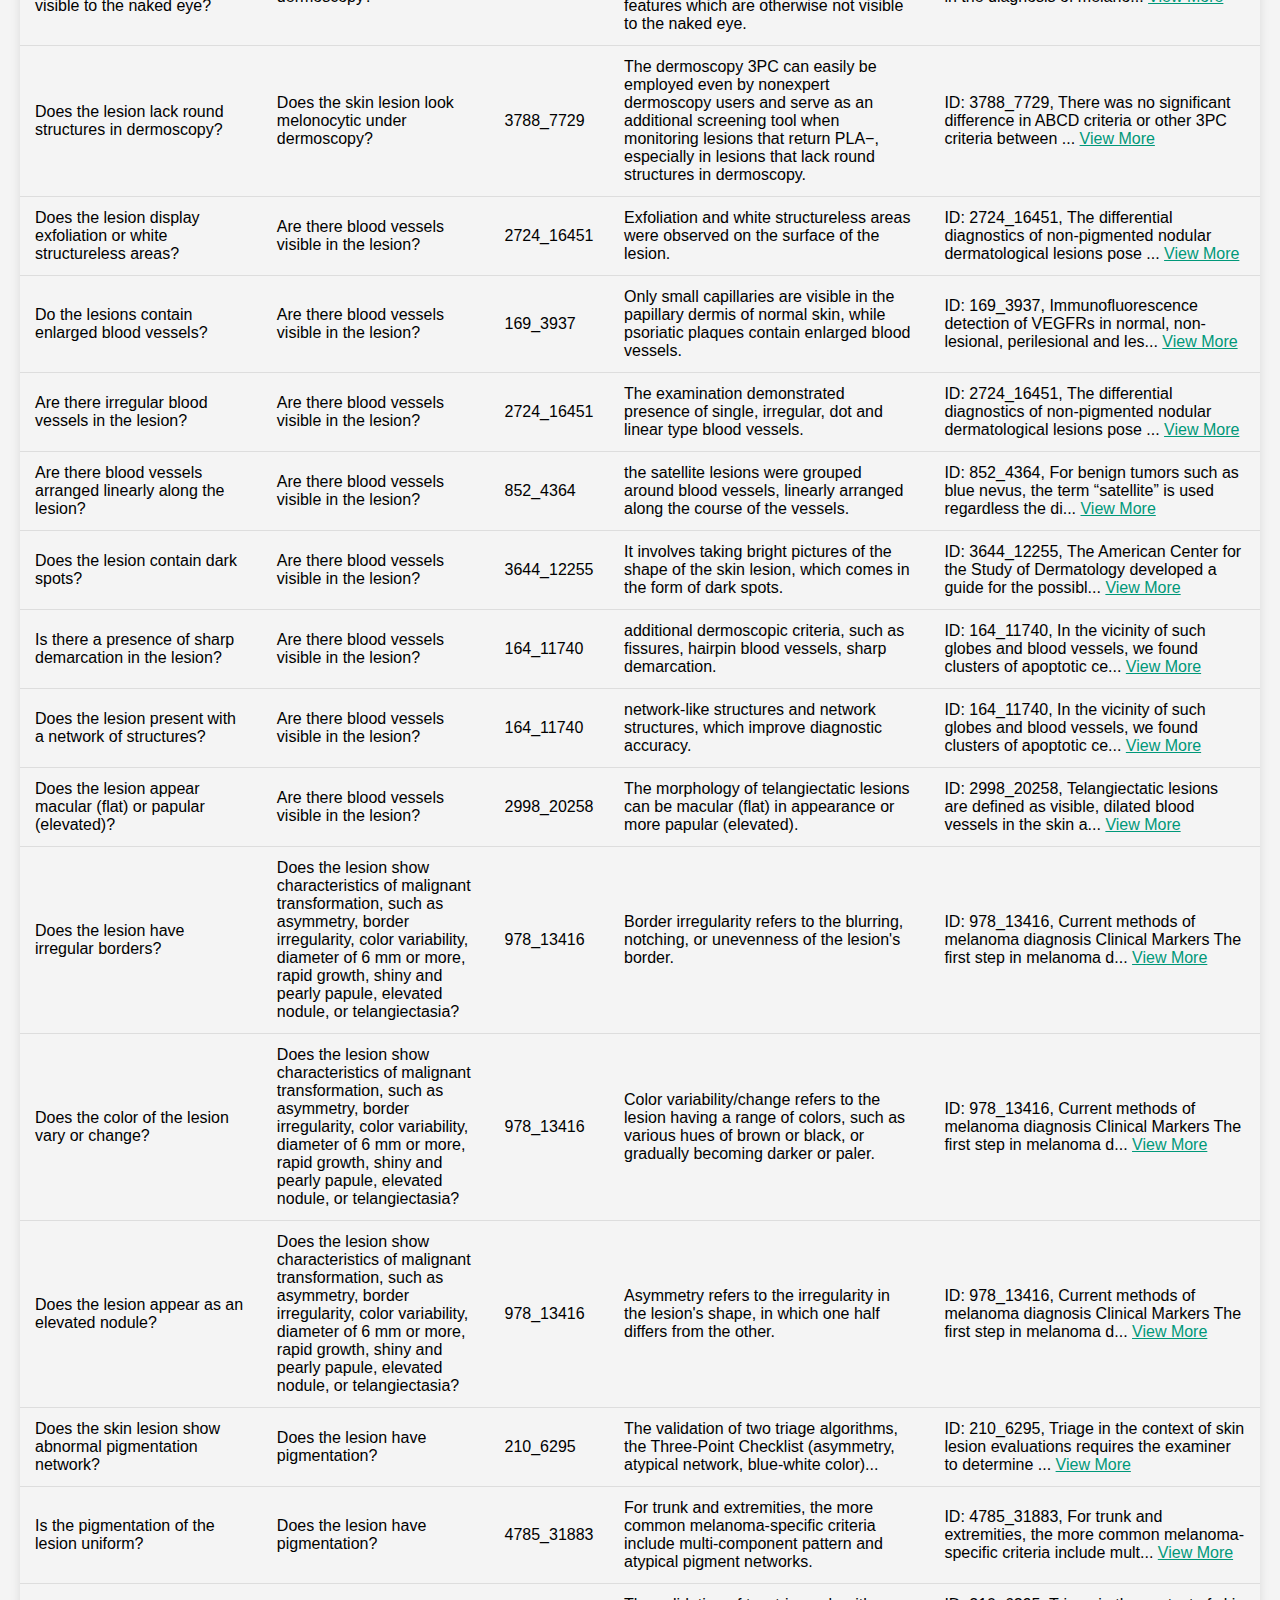
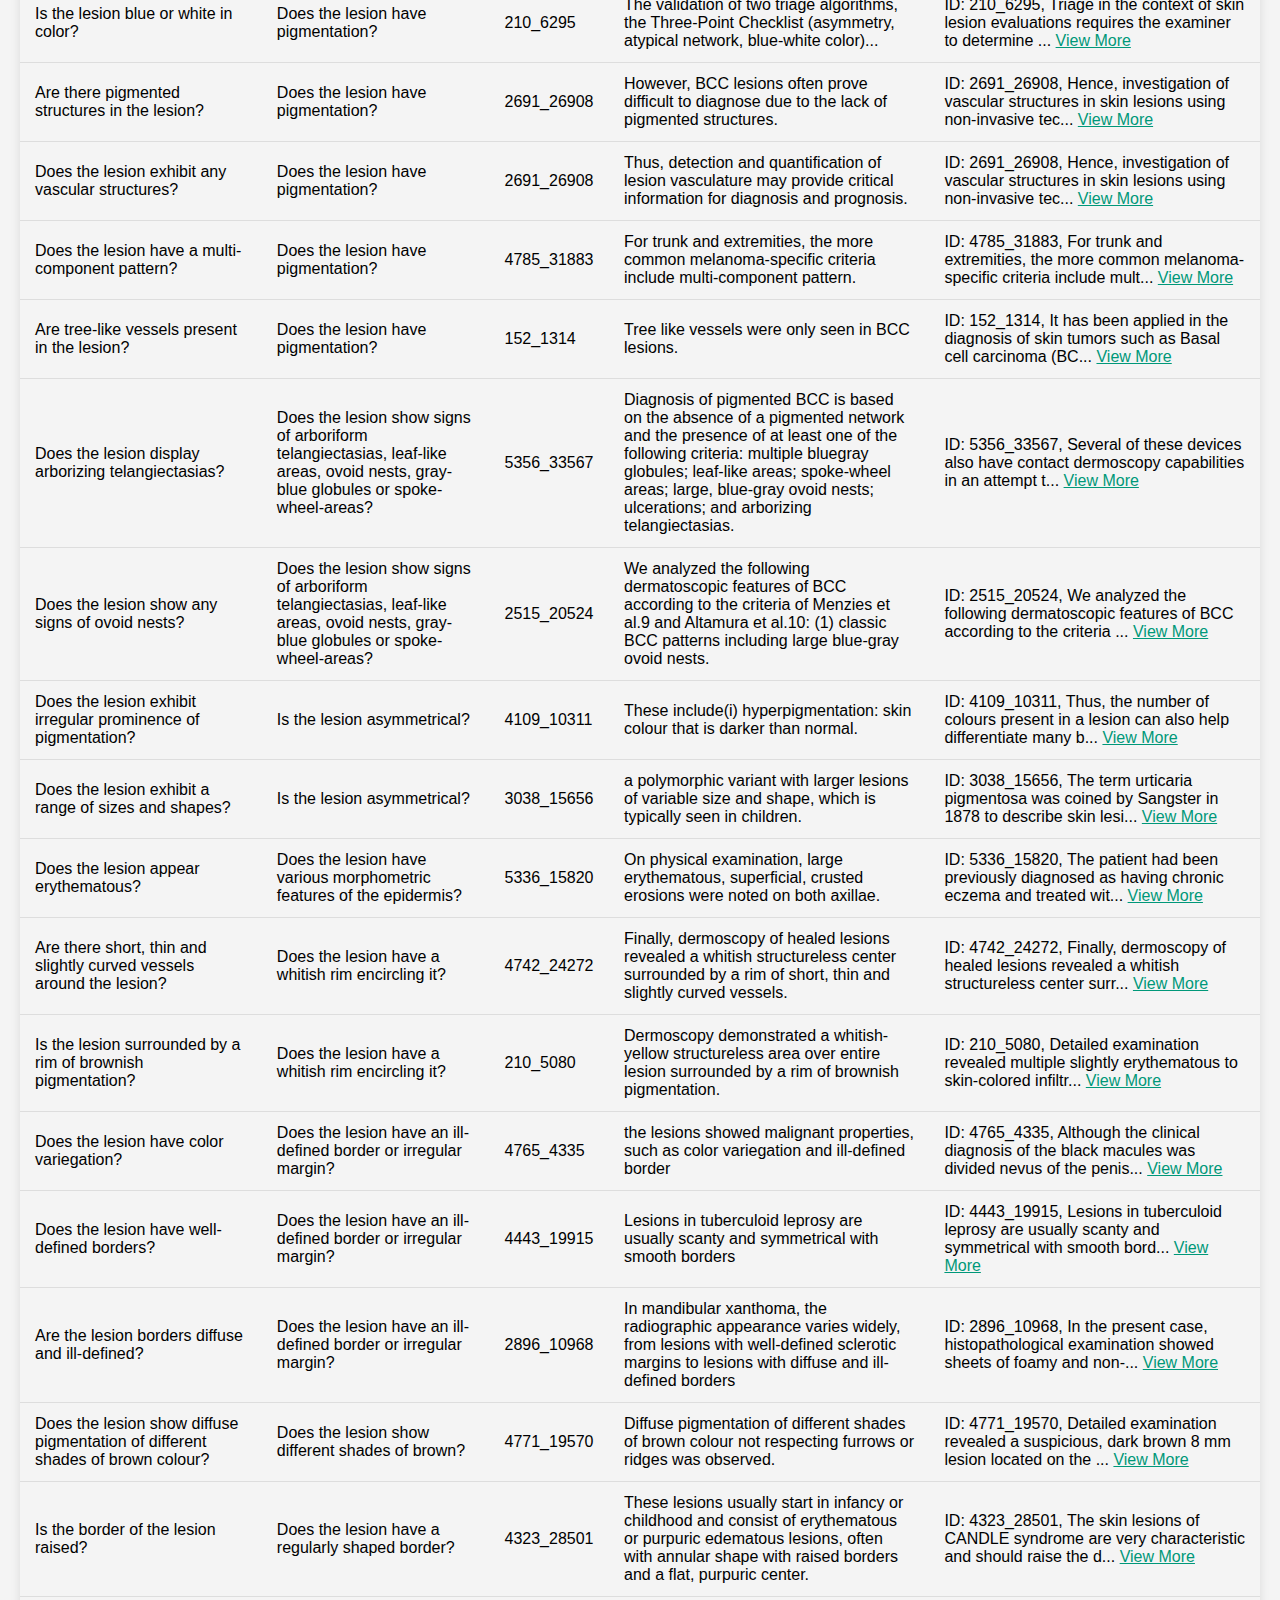
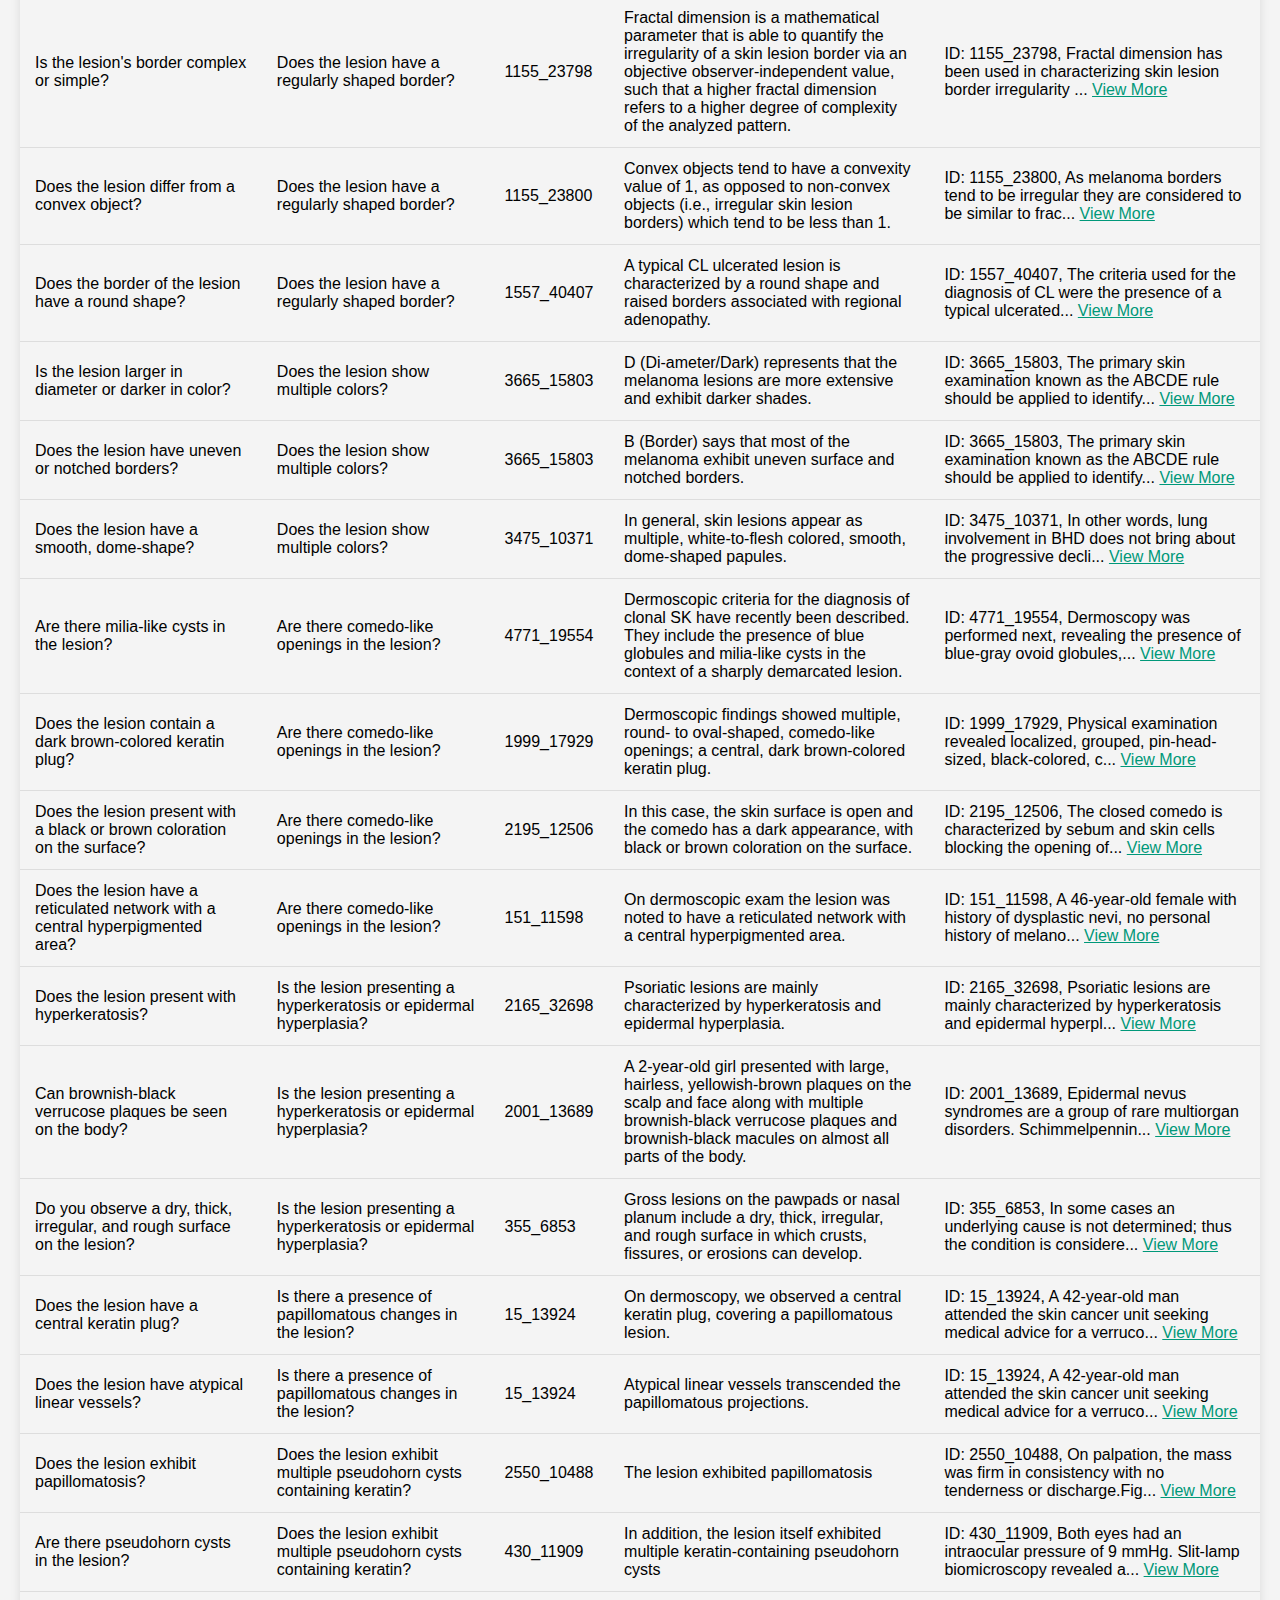
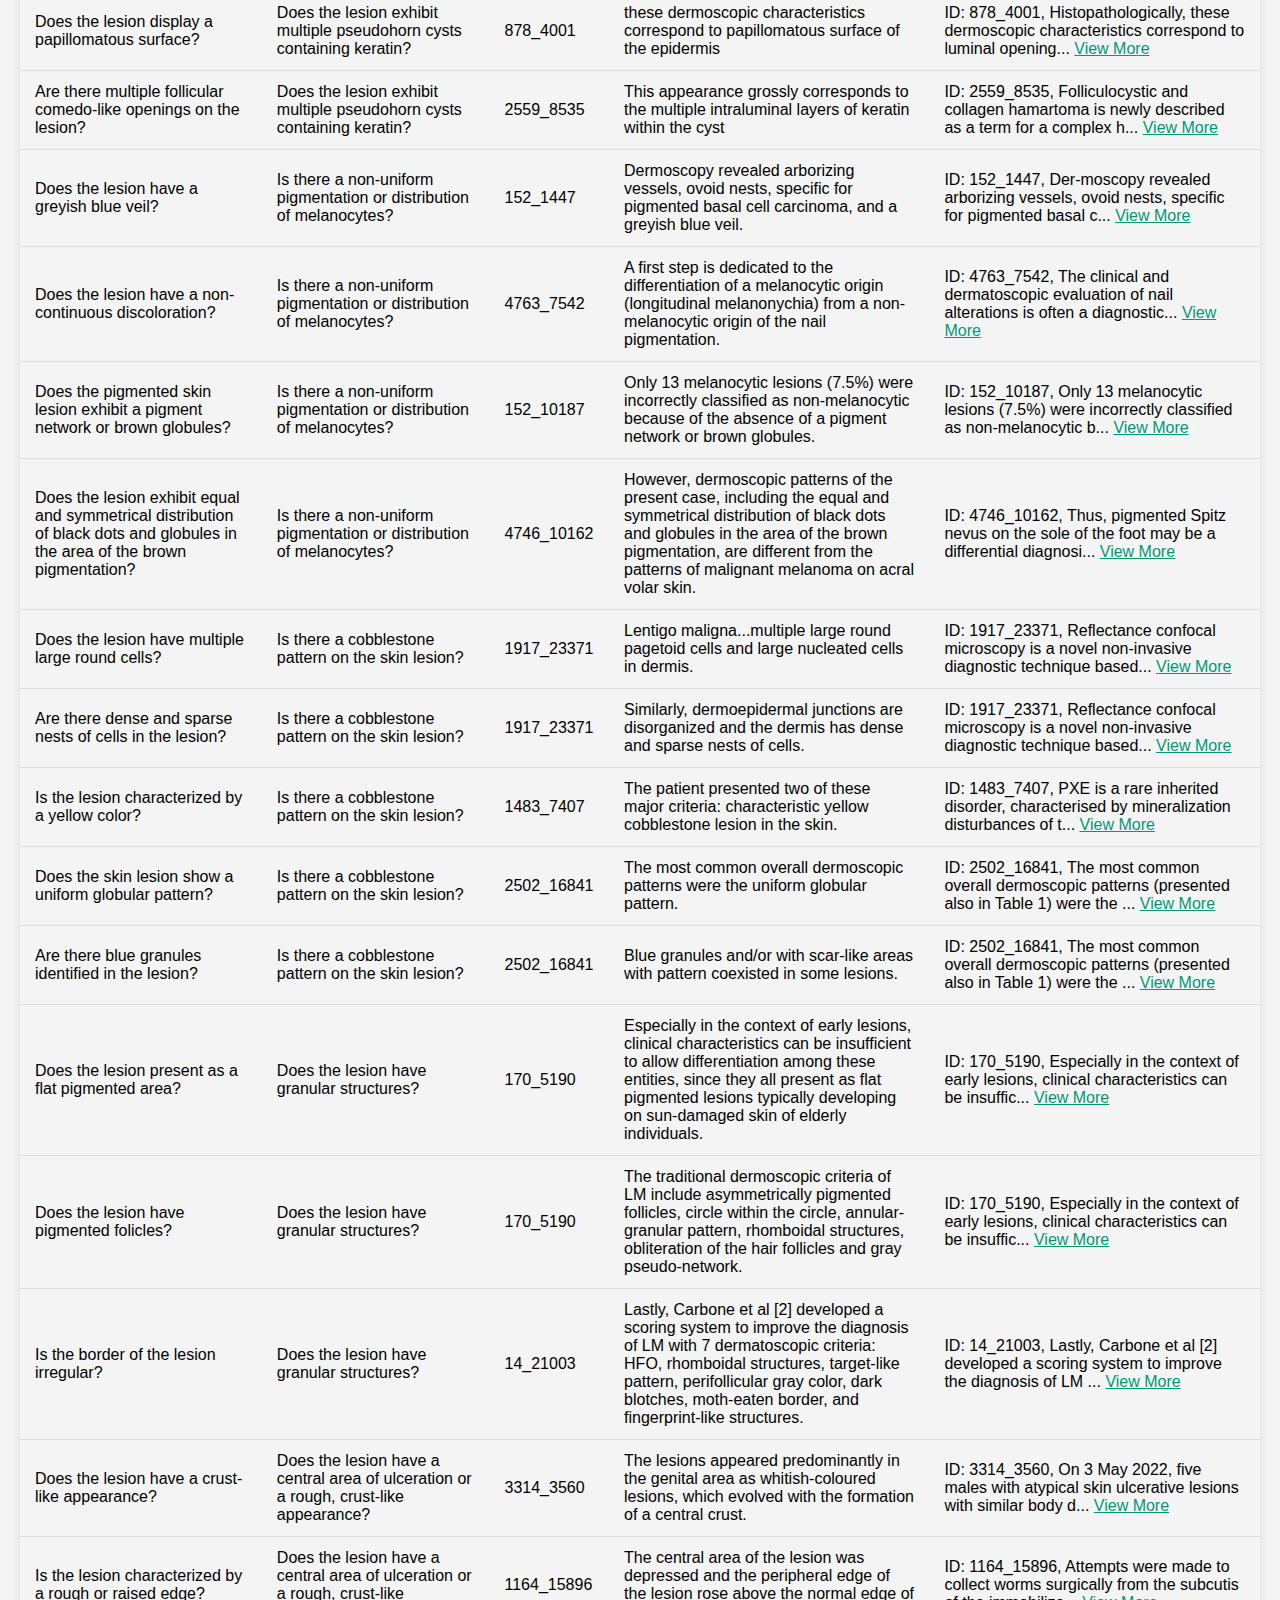
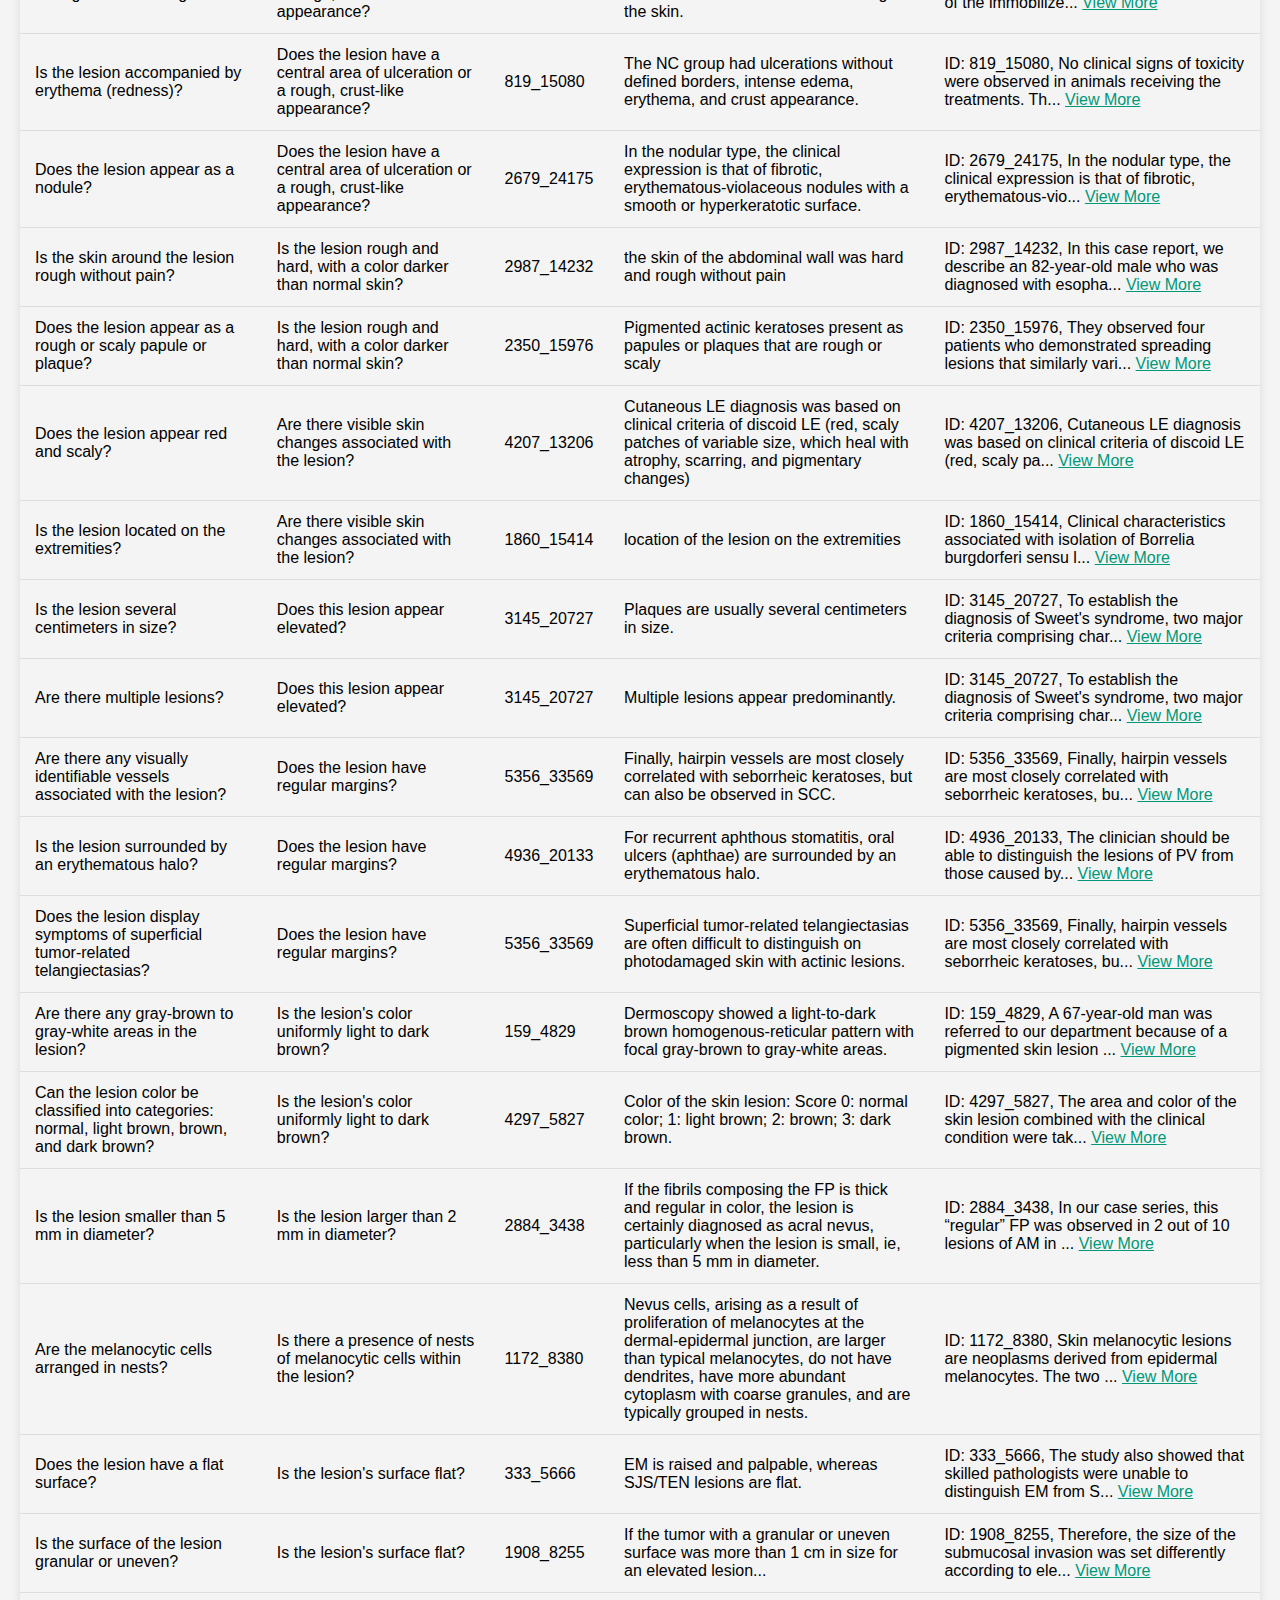
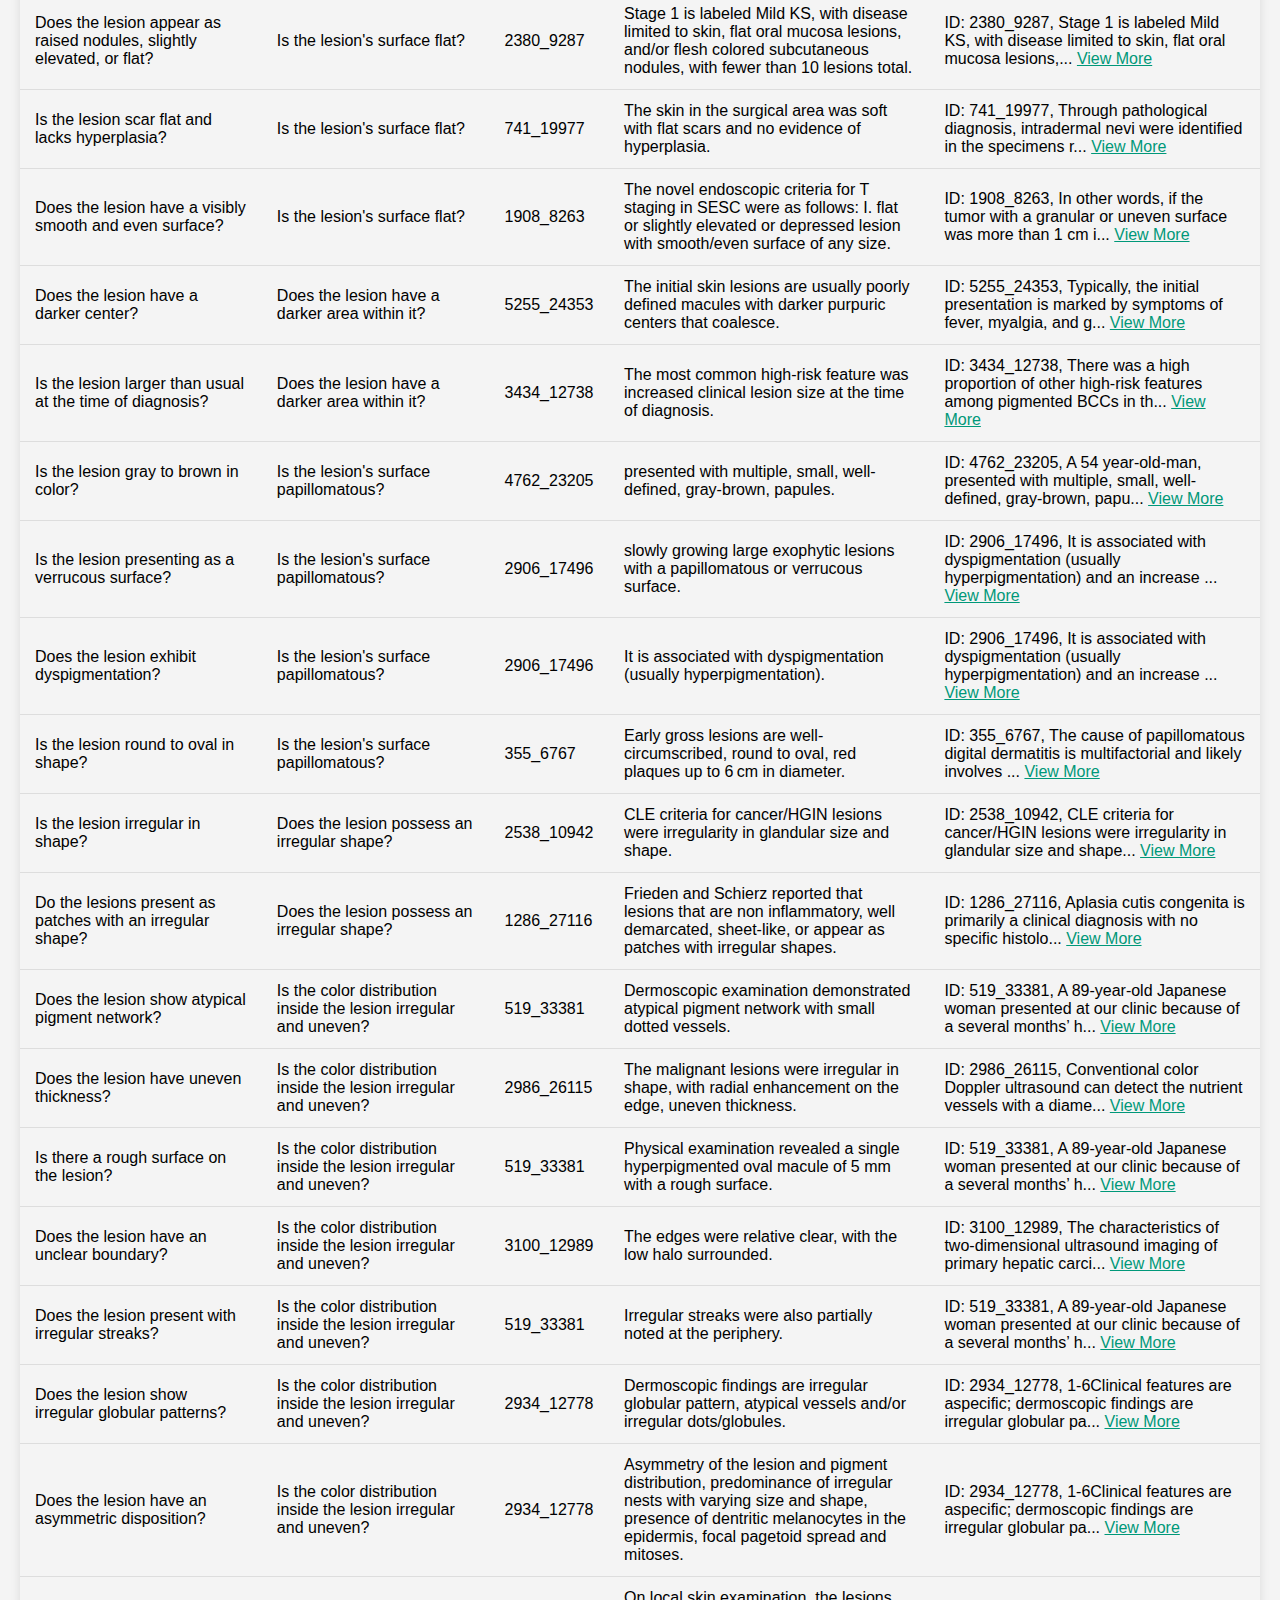
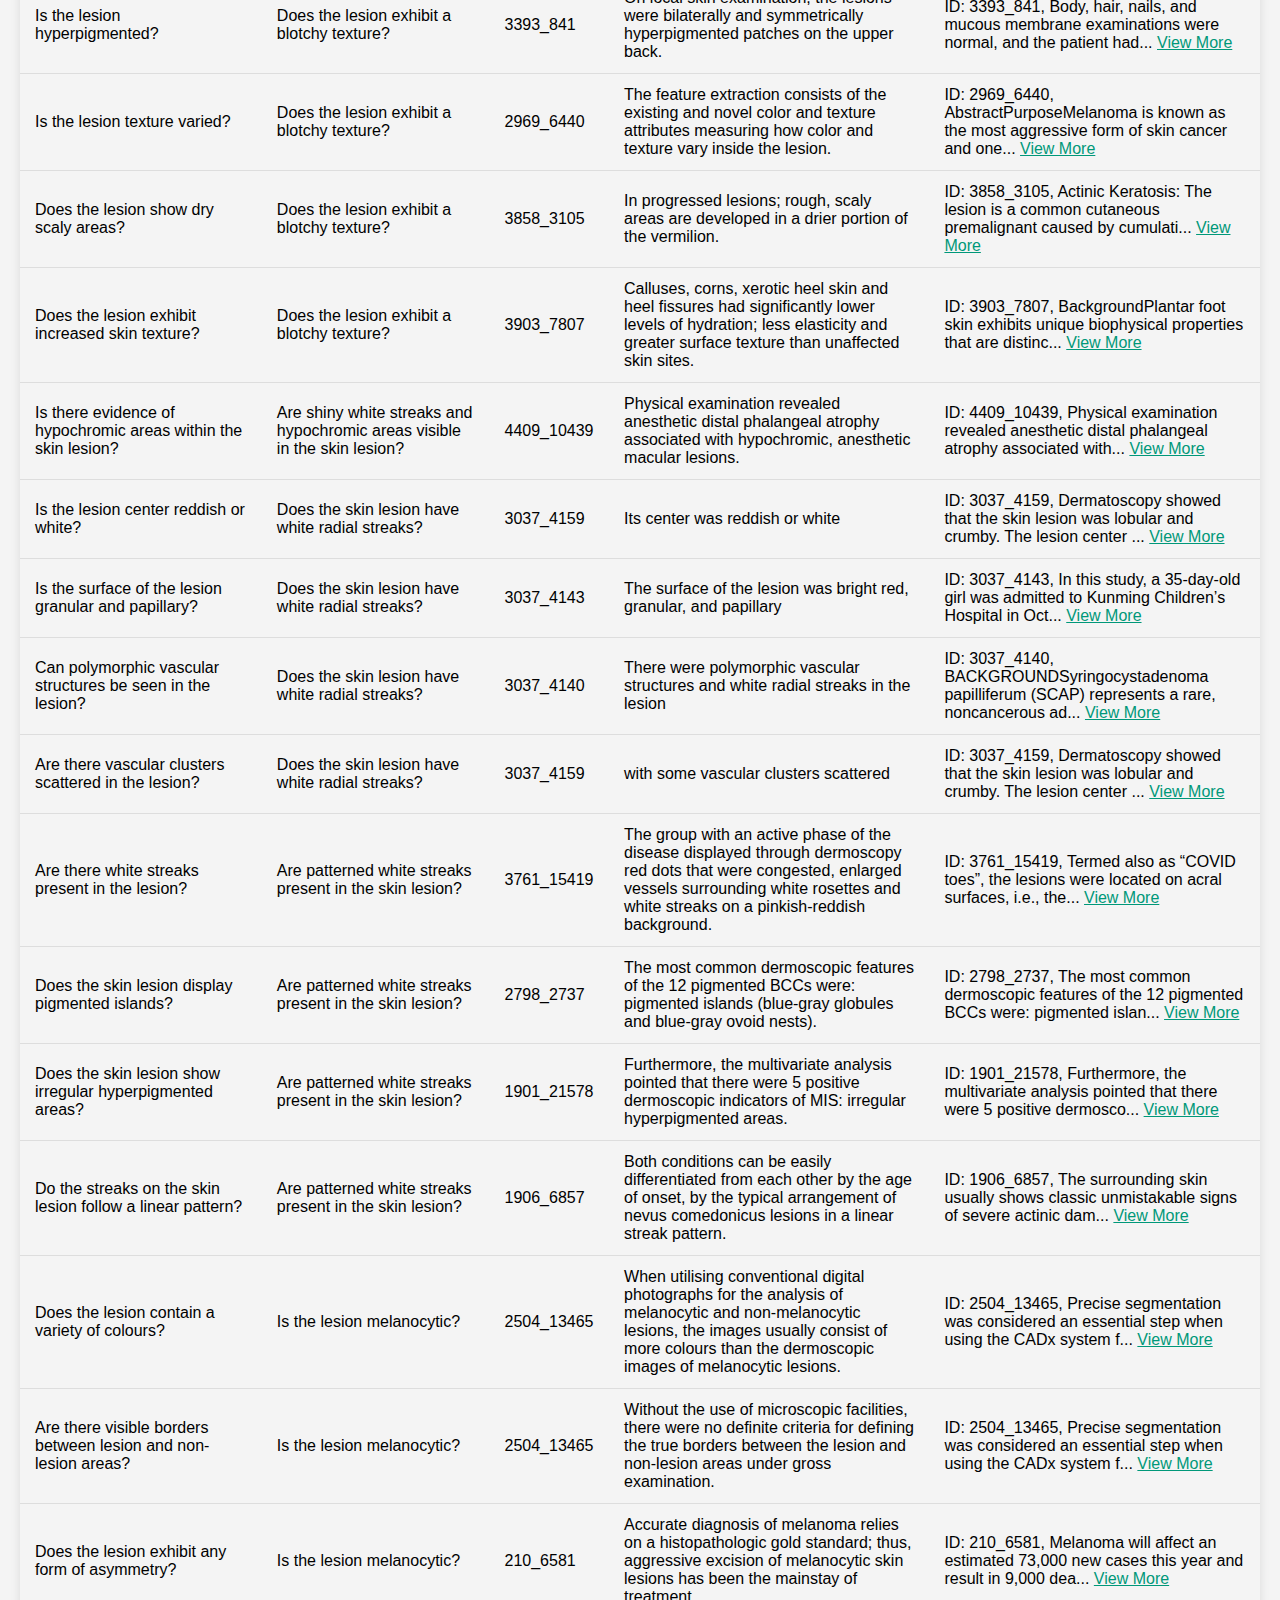
<file: cosyn/static/example_concepts/skin_lesion_PubMed.html>
<!DOCTYPE html>
<html lang="en">
<head>
    <meta charset="UTF-8">
    <meta name="viewport" content="width=device-width, initial-scale=1.0">
    <title>Skin Lesion Bottleneck from PubMed</title>
    <style>
        body {
            font-family: 'Segoe UI', Tahoma, Geneva, Verdana, sans-serif;
            margin: 20px;
            background-color: #f4f4f4;
        }
        h2 {
            color: #333;
            text-align: center;
        }
        table {
            width: 100%;
            border-collapse: collapse;
            margin-top: 20px;
            box-shadow: 0 0 10px rgba(0,0,0,0.1);
        }
        th, td {
            padding: 12px 15px;
            text-align: left;
            border-bottom: 1px solid #ddd;
        }
        th {
            background-color: #009879;
            color: #ffffff;
            border-bottom: none;
        }
        tr:hover {
            background-color: #f5f5f5;
        }
        .view-more {
            color: #009879;
            cursor: pointer;
            text-decoration: underline;
        }
    </style>
</head>
<body>

<h2>Skin Lesion Bottleneck from PubMed</h2>

<table id="xrayData">
    <thead>
        <tr>
            <th>Concept</th>
            <th>Query</th>
            <th>Document ID</th>
            <th>Reference Sentence</th>
            <th>Document Content</th>
        </tr>
    </thead>
    <tbody>
        <!-- Data rows will be inserted here -->
    </tbody>
</table>

<script>
    // Embed your JSON data here as a JavaScript object
    var data = [
        {
            "concept": "Does the lesion appear as irregular dark skin areas with varying color?",
            "doc_id": "2696_9916",
            "reference_sentence": "It is usually described as an irregular dark skin lesion that may have areas of varying colour.",
            "doc_content": "ID: 2696_9916, \n Malignant melanoma (MM) is a malignant tumour, arising from the pigment producing cells (melanosomes) of the deeper layers of the skin (or the eye) and is the leading cause of death attributable to skin lesions. It is usually described as an irregular dark skin lesion that may have areas of varying colour. The mucosal localizations, such as in the oral cavity, oesophagus, larynx, the ano-genital mucosa, and in ovarian cystic teratoma have been also described. Primary MM of the lung is an uncommon neoplasm that may be confused with more conventional types of lung cancer. The proposed criteria for diagnosis are often difficult to be fulfilled, and the lesion is characterised by a poor prognosis. More than 30 cases have been reported in the literature, but not all of them meet the requested criteria. \n\n",
            "query": "Malignant Lesion"
        },
        {
            "concept": "Can shiny white streaks be seen on the skin lesion?",
            "doc_id": "152_1437",
            "reference_sentence": "Introduction:Shiny white streaks (SWS) are a new der-moscopic criteria detected under polarized light that have been associated to melanoma and other skin tumours.",
            "doc_content": "ID: 152_1437, \n Finally the lesion was totally extirpated, and based on dermoscopic and histopathologic findings, it was diagnosed as trombosed solitary angiokeratoma of Mibelli. In conclusion, dermoscopy seems to represent an effective and reliable method in differential diagnosis between pigmented non-melanocytic (angiokeratoma Mibelli) and melanocytic lesions (malignant melanoma). Introduction:Shiny white streaks (SWS) are a new der-moscopic criteria detected under polarized light that have been associated to melanoma and other skin tumours.Methods:Analysis of 800 dermoscopic images for the evaluation of the presence of SWS in the diagnosis of malignant skin tumors. \n\n",
            "query": "Malignant Lesion"
        },
        {
            "concept": "Does the skin lesion look melonocytic under dermoscopy?",
            "doc_id": "201_12776",
            "reference_sentence": "The concept of an atypical melanocytic lesion (AML) can be applied to any pigmented lesion in which the clinical and dermoscopic criteria are sufficient to classify it as melanocytic...",
            "doc_content": "ID: 201_12776, \n The concept of an atypical melanocytic lesion (AML) can be applied to any pigmented lesion in which the clinical and dermoscopic criteria are sufficient to classify it as melanocytic, but are insufficient to determine whether the lesion is a benign nevus or an early stage of melanoma. When patients present with one or more AMLs, excision for histopathological diagnosis may be necessary, but more advanced non-invasive diagnostic methods might be preferred. Dermoscopy is a technique that uses a handheld magnifying device combined with either the application of immersion fluid between the transparent plate of the device and the skin or the use of cross-polarized light. This technique allows for visualization of diagnostic features of skin lesions not visible to the naked eye. It is a tool that helps the clinician to assess and differentiate between melanocytic and non-melanocytic lesions and determine whether they are benign or malignant. \n\n",
            "query": "Benign Lesion"
        },
        {
            "concept": "Are there blood vessels visible in the lesion?",
            "doc_id": "3589_20537",
            "reference_sentence": "In addition, many artifacts such as hair strands and blood vessels cause problems during the segmentation.",
            "doc_content": "ID: 3589_20537, \n Dermoscopy allows doctors to diagnose and treat cancerous skin lesions in more detail by examining benign and malignant tumors on the skin that cannot be distinguished through the eye in more fact. Dermoscopy is performed with a hand microscope called a dermatoscope, which allows us to see under the skin surface in detail using polarized light. Thanks to the ABCD criteria used in the dermoscopy method, superior performance is obtained than other imaging methods [6]. However, precise and rapid skin lesion segmentation remains challenging due to diversity of skin lesions and the low difference between normal and lesioned skin. In addition, many artifacts such as hair strands and blood vessels cause problems during the segmentation [7\u201319]. For this reason, automated medical image segmentation is essential for facilitating the lesion's pathological diagnosis, planning treatment, and monitoring the disease's progress [20]. \n\n",
            "query": "Benign Lesion"
        },
        {
            "concept": "Does the lesion show characteristics of malignant transformation, such as asymmetry, border irregularity, color variability, diameter of 6 mm or more, rapid growth, shiny and pearly papule, elevated nodule, or telangiectasia?",
            "doc_id": "625_6185",
            "reference_sentence": "\"Skin lesions should be resected for characteristics of malignant transformation, such as asymmetry, border irregularity, color variability, diameter of 6 mm or more, rapid growth, shiny and pearly papule, elevated nodule, or telangiectasia.\"",
            "doc_content": "ID: 625_6185, \n Patients delay seeking medical care for a number of reasons, including fear of the diagnosis and treatment process, absence of family history of skin cancer, and asymptomatic lesions. Misdiagnosis can also cause delay in diagnosis. In many instances, superficial BCC may be misdiagnosed as psoriasis, lichen planus, or lichenoid keratosis. Pigmented BCC have been misdiagnosed as melanocytic nevus or seborrheic keratosis SCC may be misdiagnosed as actinic keratosis, keratoacanthoma and bowen disease [9]. The skin lesion in our third case also can be misdiagnosed as seborrheic keratosis and warts. Skin lesions should be resected for characteristics of malignant transformation, such as asymmetry, border irregularity, color variability, diameter of 6 mm or more, rapid growth, shiny and pearly papule, elevated nodule, or telangiectasia [36]. \n\n",
            "query": "Actinic Keratosis"
        },
        {
            "concept": "Does the lesion have pigmentation?",
            "doc_id": "2375_12600",
            "reference_sentence": "They presented with a pigmented lesion that was ultimately diagnosed as a pigmented basal cell carcinoma.",
            "doc_content": "ID: 2375_12600, \n Basal cell carcinoma is the most common skin cancer. Pigmented basal cell carcinoma is an uncommon clinical presentation that can resemble a melanoma. We present the clinical and pathologic features of three individuals whose pigmented basal cell carcinomas masqueraded as melanomas. All of the patients were Hispanic and ranged in age from 63 years to 77 years. They presented with a pigmented lesion that was ultimately diagnosed as a pigmented basal cell carcinoma; one woman had a collision tumor consisting of a pigmented basal cell carcinoma and a seborrheic keratosis. All of the patients had their tumors removed using Mohs micrographic surgery, without recurrence. The clinical differential diagnosis of a black tumor\u2015particularly in\u00a0patients with darker skin types\u2015should include pigmented basal cell carcinoma in addition to melanoma; a biopsy of the lesion will establish the diagnosis. \n\n",
            "query": "Basal Cell Carcinoma"
        },
        {
            "concept": "Does the lesion show signs of arboriform telangiectasias, leaf-like areas, ovoid nests, gray-blue globules or spoke-wheel-areas?",
            "doc_id": "4771_19402",
            "reference_sentence": "basal-cell carcinoma (arboriform telangiectasias, leaf-like areas, ovoid nests, gray-blue globules, spoke-wheel-areas).",
            "doc_content": "ID: 4771_19402, \n Although in the majority of cases it is common to identify other criteria that aid in reaching a specific diagnosis, such as melanomas (irregular pigment network, streaks, pseudopods, blue-white veil, regression), basal-cell carcinoma (arboriform telangiectasias, leaf-like areas, ovoid nests, gray-blue globules, spoke-wheel-areas) angiomas and angiokeratomas (red-blue lacunes), there are also situations that present challenging diagnoses. The present study seeks to show a series of different types of lesions (angioma, pigmented basal-cell carcinoma, blue nevus, nodular melanoma, and melanoma metastasis) with similar dermatoscopic aspects, emphasizing the caution that the analysis of these lesions demands, as well as the importance of the patient\u2019s clinical history, especially if it is a growing new lesion. Basal cell carcinoma is the most common cutaneous neoplasia and is frequently related with white skin and intermitente exposure to ultraviolet radiation. \n\n",
            "query": "Basal Cell Carcinoma"
        },
        {
            "concept": "Is the lesion asymmetrical?",
            "doc_id": "1172_8383",
            "reference_sentence": "The histological criteria currently used in the diagnosis of skin melanocytic lesions consist of the analysis of numerous features, such as: lesion\u2019s asymmetry.",
            "doc_content": "ID: 1172_8383, \n Consequently, in many instances, the diagnosis may be subjective because of differences in training and philosophy, and the experience of the observers: accordingly, the same lesion may be classified as dysplastic nevus with severe atypia by one pathologist and as melanoma in situ by another. Therefore, criteria must be used in clusters and ought to be used for specific differential diagnosis (i.e., a specific form of nevus should be differentiated from a type of melanoma morphologically mimicking it) [7]. The above-mentioned issues expose the need for CAD systems which will take into consideration as wide a spectrum of histopathological features as possible. The histological criteria currently used in the diagnosis of skin melanocytic lesions consist of the analysis of numerous features, such as: lesion\u2019s asymmetry, morphometric features of epidermis, proliferation patterns of single melanocytes and nests of nevus cells, cytological atypia, mitoses, and necroses [7,8]. \n\n",
            "query": "Nevus"
        },
        {
            "concept": "Does the lesion have various morphometric features of the epidermis?",
            "doc_id": "1172_8383",
            "reference_sentence": "The histological criteria currently used in the diagnosis of skin melanocytic lesions consist of the analysis of numerous features, such as: morphometric features of epidermis.",
            "doc_content": "ID: 1172_8383, \n Consequently, in many instances, the diagnosis may be subjective because of differences in training and philosophy, and the experience of the observers: accordingly, the same lesion may be classified as dysplastic nevus with severe atypia by one pathologist and as melanoma in situ by another. Therefore, criteria must be used in clusters and ought to be used for specific differential diagnosis (i.e., a specific form of nevus should be differentiated from a type of melanoma morphologically mimicking it) [7]. The above-mentioned issues expose the need for CAD systems which will take into consideration as wide a spectrum of histopathological features as possible. The histological criteria currently used in the diagnosis of skin melanocytic lesions consist of the analysis of numerous features, such as: lesion\u2019s asymmetry, morphometric features of epidermis, proliferation patterns of single melanocytes and nests of nevus cells, cytological atypia, mitoses, and necroses [7,8]. \n\n",
            "query": "Nevus"
        },
        {
            "concept": "Does the lesion have a whitish rim encircling it?",
            "doc_id": "2502_16818",
            "reference_sentence": "Halo nevus (HN) is a rare dermatologic entity characterized by a typical whitish rim encircling the existing melanocytic nevus resembling a halo",
            "doc_content": "ID: 2502_16818, \n Halo nevus (HN) is a rare dermatologic entity characterized by a typical whitish rim encircling the existing melanocytic nevus resembling a halo [1]. In 1916, Sutton described halo nevus as a \u201cleukoderma acquisitum centrifugum\u201d [2]. Happle postulated that the term of Sutton nevus appears less appropriate than the alternative eponymic name as \u201cGr\u00fcnewald nevus\u201d [2]. The clinical picture is suggesting its diagnosis, but so far only several dermoscopic descriptions of halo nevus have existed in the PubMed database [3\u20136]. Clinical and dermoscopic recognition of the whitish rim encircling the melanocytic lesion is a clue for differential diagnosis with melanoma presenting in some cases with regression. A dermoscope is a stethoscope in the hand of the dermatologist and enables the doctor to best examine all skin lesions [7], especially to differentiate diagnostically difficult skin lesions [8, 9]. \n\n",
            "query": "Nevus"
        },
        {
            "concept": "Does the lesion have an ill-defined border or irregular margin?",
            "doc_id": "541_11495",
            "reference_sentence": "The presence of at least three of the following features led to the clinical diagnosis of an atypical nevus: diameter of at least 5 mm, ill-defined border, irregular margin.",
            "doc_content": "ID: 541_11495, \n The presence of at least three of the following features led to the clinical diagnosis of an atypical nevus: diameter of at least 5 mm, ill-defined border, irregular margin, different shades of brown within the lesion, or papular and macular components. The clinical diagnosis of a congenital nevus was established when a pigmented lesion exhibited at least three of the following criteria: well-defined border, regular margin, uniformly dark brown to black shades, papular or papillomatous surface, or hypertrichosis. Benign lesions were mainly diagnosed on macroscopic appearance. Seborrheic keratoses were defined as well-demarcated, round, or oval lesions with a stuck-on appearance, ranging from skin-colored to brown or black. Hemangiomas were round bright red macules or papules up to 5 mm in diameter. \n\n",
            "query": "Nevus"
        },
        {
            "concept": "Does the lesion show different shades of brown?",
            "doc_id": "541_11495",
            "reference_sentence": "The presence of at least three of the following features led to the clinical diagnosis of an atypical nevus: diameter of at least 5 mm, ill-defined border, irregular margin, different shades of brown within the lesion.",
            "doc_content": "ID: 541_11495, \n The presence of at least three of the following features led to the clinical diagnosis of an atypical nevus: diameter of at least 5 mm, ill-defined border, irregular margin, different shades of brown within the lesion, or papular and macular components. The clinical diagnosis of a congenital nevus was established when a pigmented lesion exhibited at least three of the following criteria: well-defined border, regular margin, uniformly dark brown to black shades, papular or papillomatous surface, or hypertrichosis. Benign lesions were mainly diagnosed on macroscopic appearance. Seborrheic keratoses were defined as well-demarcated, round, or oval lesions with a stuck-on appearance, ranging from skin-colored to brown or black. Hemangiomas were round bright red macules or papules up to 5 mm in diameter. \n\n",
            "query": "Nevus"
        },
        {
            "concept": "Does the lesion have a regularly shaped border?",
            "doc_id": "541_11503",
            "reference_sentence": "The clinical diagnosis of a congenital nevus was established when a pigmented lesion exhibited at least three of the following criteria: well-defined border.",
            "doc_content": "ID: 541_11503, \n The presence of at least three of the following features led to the clinical diagnosis of an atypical nevus: diameter of at least 5 mm, ill-defined border, irregular margin, different shades of brown within the lesion, or papular and macular components. The clinical diagnosis of a congenital nevus was established when a pigmented lesion exhibited at least three of the following criteria: well-defined border, regular margin, uniformly dark brown to black shades, papular or papillomatous surface, or hypertrichosis. Benign lesions were mainly diagnosed on macroscopic appearance. Seborrheic keratoses were defined as well-demarcated, round, or oval lesions with a stuck-on appearance, ranging from skin-colored to brown or black. Hemangiomas were round bright red macules or papules up to 5 mm in diameter. \n\n",
            "query": "Nevus"
        },
        {
            "concept": "Does the lesion show multiple colors?",
            "doc_id": "4771_19415",
            "reference_sentence": "Seborrheic keratosis can show an irregular structure and multiple colours (dark brown, black, skin coloured, pink, yellow).",
            "doc_content": "ID: 4771_19415, \n Our case confirms the great difficulty in formulating a clinically and dermoscopically correct diagnosis, and points to the possibility of this histopathological diagnosis after excision of a lesion with a black homogeneous dermoscopic finding. Seborrheic keratosis is a benign epidermic tumour very common in adulthood, without sexual predilection. It frequently develops on the trunk, neck, face and arms and rarely on the mucous membranes. The etiology of the seborrheic keratosis is unknown but heredity, sunlight and human papilloma virus have been related as risk factors. Clinically seborrheic keratosis is very easy to diagnose because it often appears as an exophytic coin shape lesion with sharp borders and a rough and verrocous surface. When we have some problems to diagnose clinically a seborrheic keratosis, dermoscopy is a very useful tool. Seborrheic keratosis can show an irregular structure and multiple colours (dark brown, black, skin coloured, pink, yellow). \n\n",
            "query": "Seborrheic Keratosis"
        },
        {
            "concept": "Are there comedo-like openings in the lesion?",
            "doc_id": "151_11601",
            "reference_sentence": "The initial dermoscopic photo demonstrated a cerebriform pattern with comedo-like openings consistent with a seborrheic keratosis.",
            "doc_content": "ID: 151_11601, \n A 69-year-old male with history of invasive melanoma of the left upper arm, melanoma in situ of the upper back, and multiple non-melanoma skin cancers presented to the dermatology clinic for routine skin examination. On examination, a lesion of the right cheek was noted to have changed when compared to prior photography of the site. The initial dermoscopic photo (Figure 5A) demonstrated a cerebriform pattern with comedo-like openings consistent with a seborrheic keratosis. There were no features of a melanocytic lesion present. On dermoscopic comparison, 19 months later, features of melanoma were present including, annular granular, blue-gray and dark brown structures, irregular dots and milky red areas (vascular blush), while features of a seborrheic keratosis could still be appreciated. The lesion was biopsied and histology (Figure 5C, 5D) confirmed the diagnosis of melanoma 1.1 mm in Breslow thickness and Clark level IV, with features of a seborrheic keratosis also present. On greater magnification (Figure 5D, 5E), an invasive melanoma underlying the seborrheic keratosis and melanocytes in pagetoid pattern could be appreciated. The lesion was subsequently treated with wide local excision. \n\n",
            "query": "Seborrheic Keratosis"
        },
        {
            "concept": "Is the lesion presenting a hyperkeratosis or epidermal hyperplasia?",
            "doc_id": "2517_1183",
            "reference_sentence": "Verrucous nevoid melanoma or seborrheic keratosis-like melanoma is characterized by presenting hyperkeratosis, epidermal hyperplasia and pseudofollicular plugs, resembling a benign lesion.",
            "doc_content": "ID: 2517_1183, \n Verrucous nevoid melanoma or seborrheic keratosis-like melanoma is characterized by presenting hyperkeratosis, epidermal hyperplasia and pseudofollicular plugs, resembling a benign lesion. In most of these cases, dermoscopy has been shown to be a useful tool for distinguishing between melanoma and seborrheic keratosis, especially when specific criteria for melanocytic lesions are present.6 Melanoma mimicking seborrheic keratosis, and melanoma associated with seborrheic keratosis, as collision tumors, have been described in the literature.4,5 During the dermoscopic examination of a lesion that is clinically suspected to be seborrheic keratosis, one must carefully seek for the presence of structures that may indicate the possibility of a melanocytic lesion, despite the presence of structures typical of seborrheic keratosis, so as not to miss an important diagnosis of melanoma and the chance to contribute to extend the patient's survival. \n\n",
            "query": "Seborrheic Keratosis"
        },
        {
            "concept": "Is there a presence of papillomatous changes in the lesion?",
            "doc_id": "430_11907",
            "reference_sentence": "The histopathological analysis evidenced a conjunctival-covering epithelium with papillomatous changes and irregular acanthosis, at the expense of a proliferation of basaloid cells.",
            "doc_content": "ID: 430_11907, \n Seborrheic keratosis is a benign epithelial neoplasia that occurs mainly in the skin of the eyelids and face. We describe a case of seborrheic keratosis of the conjunctiva confirmed by histopathology. A 72-year-old man presented with a recurrent conjunctival mass involving the nasal side of his right eye. Clinically, a diagnosis of conjunctival papilloma was made, and a mass excision was performed. The histopathological analysis evidenced a conjunctival-covering epithelium with papillomatous changes and irregular acanthosis, at the expense of a proliferation of basaloid cells. In addition, the lesion exhibited multiple pseudohorn cysts containing keratin. With the above findings, a diagnosis of conjunctival seborrheic keratosis was established. The occurrence of seborrheic keratosis on the conjunctiva is rare. In this case, seborrheic keratosis was confirmed by pathologic report despite its similar appearance with papilloma. Seborrheic keratosis should be considered in the differential diagnosis of conjunctival lesions. \n\n",
            "query": "Seborrheic Keratosis"
        },
        {
            "concept": "Does the lesion exhibit multiple pseudohorn cysts containing keratin?",
            "doc_id": "430_11907",
            "reference_sentence": "In addition, the lesion exhibited multiple pseudohorn cysts containing keratin.",
            "doc_content": "ID: 430_11907, \n Seborrheic keratosis is a benign epithelial neoplasia that occurs mainly in the skin of the eyelids and face. We describe a case of seborrheic keratosis of the conjunctiva confirmed by histopathology. A 72-year-old man presented with a recurrent conjunctival mass involving the nasal side of his right eye. Clinically, a diagnosis of conjunctival papilloma was made, and a mass excision was performed. The histopathological analysis evidenced a conjunctival-covering epithelium with papillomatous changes and irregular acanthosis, at the expense of a proliferation of basaloid cells. In addition, the lesion exhibited multiple pseudohorn cysts containing keratin. With the above findings, a diagnosis of conjunctival seborrheic keratosis was established. The occurrence of seborrheic keratosis on the conjunctiva is rare. In this case, seborrheic keratosis was confirmed by pathologic report despite its similar appearance with papilloma. Seborrheic keratosis should be considered in the differential diagnosis of conjunctival lesions. \n\n",
            "query": "Seborrheic Keratosis"
        },
        {
            "concept": "Is there a non-uniform pigmentation or distribution of melanocytes?",
            "doc_id": "2290_1454",
            "reference_sentence": "These include a pagetoid appearance of melanocytes, melanocyte atypia, non-uniform pigmentation/distribution of melanocytes, and increased melanocyte density.",
            "doc_content": "ID: 2290_1454, \n Lentigo maligna (LM) and lentigo-maligna melanoma (LMM) are pigmented skin lesions that may exist on a continuous clinical and pathological spectrum of melanocytic skin cancer. LM is often described as a \u201cbenign\u201d lesion and is accepted as a melanoma in situ; LM can undergo malignant transformation to particularly aggressive melanoma. LMM is an invasive melanoma that shares properties of LM, as well as exhibiting the metastatic potential of malignant melanoma. Unfortunately, LM/LMM diagnosis based on dermoscopy is rather ambiguous, and these lesions are often mistaken for junctional dysplastic nevi over sun-damaged skin, pigmented actinic keratosis, solar lentigo, or seborrheic keratosis. Diagnosis must be made on biopsy using distinct dermatopathologic features. These include a pagetoid appearance of melanocytes, melanocyte atypia, non-uniform pigmentation/distribution of melanocytes, and increased melanocyte density in a background of extensive photodamage. \n\n",
            "query": "Solar Lentigo"
        },
        {
            "concept": "Is there a cobblestone pattern on the skin lesion?",
            "doc_id": "4742_24349",
            "reference_sentence": "nevi with a hyperpigmented structureless pattern on dermatoscopy that display on RCM a cobblestone pattern of the epidermis.",
            "doc_content": "ID: 4742_24349, \n In this editorial, we can only attest to our own impression and experience, as well as some literature reports, that this group of lesions could encompass the following examples: nevi with irregular pigment pattern (e.g., irregular network, complex pattern) on dermatoscopy showing a regular pattern (e.g., ringed or meshwork patterns) on RCM (Figures 1,2);nevi with a hyperpigmented structureless pattern on dermatoscopy that display on RCM a cobblestone pattern of the epidermis (reflecting pigmented keratinocytes at the basal and suprabasal epidermis) or a dense infiltrate of melanophages in the dermis;a dermatoscopically-equivocal lesion on sun-damaged skin with a differential diagnosis between solar lentigo and melanoma on sun-damaged skin, that presents a straightforward pattern of solar lentigo on RCM, without any findings concerning for melanoma;a pink macule revealing only a vascular pattern on dermatoscopy, while RCM demonstrates a straightforward pattern of nevus;a macule or patch displaying granularity or blue-gray hue on dermatoscopy, while showing on RCM features of lichen planus-like keratosis with melanophages and remnants of solar lentigo, in the absence of suspicious findings for melanoma [4];recurrent pigmentation in a scar, whereby RCM helps discriminate between a benign reactive pigmentation and an atypical melanocytic proliferation which would require a biopsy to exclude melanoma [5].However, there is also a \u201cprice\u201d associated with overriding dermatoscopic concern with RCM-based diagnosis. \n\n",
            "query": "Solar Lentigo"
        },
        {
            "concept": "Does the lesion have granular structures?",
            "doc_id": "1297_12021",
            "reference_sentence": "Dermoscopy diagnosis of pigmented macules of the face remains challenging in some cases when lesions share several dermoscopic features, such as brown pseudonetwork and annular granular structures.",
            "doc_content": "ID: 1297_12021, \n Differential diagnosis of pigmented flat lesions of exposed areas comprehends melanocytic skin neoplasm, lentigo maligna (LM), and lentigo maligna melanoma vs nonmelanocytic neoplasms as pigmented actinic keratosis, solar lentigo, and lichen planus-like keratosis [24,26,27]. Dermoscopy diagnosis of pigmented macules of the face remains challenging in some cases when lesions share several dermoscopic features, such as brown pseudonetwork and annular granular structures. In the case of spreading LM cases, handheld RCM supports both diagnoses as well as permits the mapping of the extension of the lesion identifying the margins [28,29]. Several specific features characterizing LM have been reported in the literature (ie, medusa head-like structures, folliculotropism of atypical cells, dendrites in the epidermis, etc) making LM one of the most clear diagnoses on RCM. \n\n",
            "query": "Solar Lentigo"
        },
        {
            "concept": "Does the lesion have a central area of ulceration or a rough, crust-like appearance?",
            "doc_id": "3177_18979",
            "reference_sentence": "Squamous cell carcinomas often form a central area of ulceration or rough, crust-like appearance.",
            "doc_content": "ID: 3177_18979, \n The skin lesions of metastatic lung cancer do not have a characteristic presentation pattern and cannot be distinguished from skin metastases originating from other organs. Differential diagnosis also includes squamous cell carcinoma, basal-cell carcinoma, amelanotic melanoma and Merkel cell carcinoma. Plaque-like lesions, erysipelas-like papules, and zosteriform lesions may mimic local infection. Diagnosis is by biopsy [13]. All histological types of lung cancer can metastasize to the skin. Adenocarcinoma and large cell carcinoma have a higher incidence of cutaneous metastasis, while squamous cell and small cell carcinoma rarely metastasize [15]. Between 7% and 23.8% of these patients have cutaneous lesions as an initial sign of malignancy in various series reported [16]. More than 95% of all SCLC cases transcend Stage I, and there is no benefit from surgical resection for advanced-stage disease. \n\n",
            "query": "Squamous Cell Carcinoma"
        },
        {
            "concept": "Is the lesion rough and hard, with a color darker than normal skin?",
            "doc_id": "2987_14229",
            "reference_sentence": "One year after diagnosis, the patient realized that the skin of the abdominal wall was hard and rough without pain, and the color became darker than normal skin.",
            "doc_content": "ID: 2987_14229, \n BACKGROUNDEsophageal cancer is a common cause of cancer-related death worldwide. Cutaneous metastasis of esophageal squamous cell carcinoma is rare, particularly in diffuse skin metastasis. CASE SUMMARYIn this case report, we describe an 82-year-old male who was diagnosed with esophageal squamous cell carcinoma. The tumor was staged as T4N3M1 (Stage IVB). The pathological findings revealed poorly differentiated squamous cell carcinoma of the esophagus. Four months after diagnosis, the patient began chemotherapy, and symptoms were relieved after four cycles of chemotherapy. After that, the patient returned home without a systematic physical examination. One year after diagnosis, the patient realized that the skin of the abdominal wall was hard and rough without pain, and the color became darker than normal skin. Thirteen months after diagnosis, a biopsy of the patient\u2019s abdominal lesion revealed that the skin metastasis was derived from the esophagus. \n\n",
            "query": "Squamous Cell Carcinoma"
        },
        {
            "concept": "Are there visible skin changes associated with the lesion?",
            "doc_id": "2234_4067",
            "reference_sentence": "Minor criteria include organomegaly, extra vascular volume overload, endocrinopathy, skin changes, papilloedema and thrombocytosis or polycythemia.",
            "doc_content": "ID: 2234_4067, \n It is postulated that proinflammatory cytokines especially vascular endothelial growth factor (VGEF) is responsible for the pathogenesis. The diagnostic criteria are proposed by Dispenzieri et al.[1] Mandatory major criteria include polyneuropathy (typically demyelinating), monoclonal plasma cell proliferative disorders (almost always \u03bb), other major criteria include Castlemans disease, sclerotic bone lesions and elevated VEGF levels. Minor criteria include organomegaly, extra vascular volume overload, endocrinopathy, skin changes, papilloedema and thrombocytosis or polycythemia. Diagnosis is confirmed when both of mandatory major, one of other three major and one of six minor criteria are present.Our patient fulfilled both the mandatory major criteria in form of demyelinating polyneuropathy, one other major criterion in the form of sclerotic bone lesions and minor criterion in the form of diabetes mellitus and skin changes. \n\n",
            "query": "Vascular lesion"
        },
        {
            "concept": "Is there a change in the epidermis of the lesion?",
            "doc_id": "4771_19677",
            "reference_sentence": "Results showed that OCT could clearly identify important diagnosis elements for melanocytic skin lesions, including the changes in epidermis and the presence and location of the nests of melanocytic cells that make up these lesions.",
            "doc_content": "ID: 4771_19677, \n Up to present however, there are no definitive morphologic diagnostic criteria for OCT in skin pathology and intensive research efforts are dedicated to correlate the cutaneous morphology from OCT with the histopathological aspects and with the morphological features obtained with other validated or developing imaging methods, like dermoscopy or confocal laser microscopy. In this context we aimed to investigate the diagnosing potential of OCT in melanocytic nevi (moles), in comparison with dermoscopy, which is established as the standard optical in vivo imaging technique for skin, especially for melanocytic lesions. Results showed that OCT could clearly identify important diagnosis elements for melanocytic skin lesions, including the margins, the changes in epidermis and the presence and location of the nests of melanocytic cells that make up these lesions. \n\n",
            "query": "Melanocytic Nevi"
        },
        {
            "concept": "Does this lesion appear elevated?",
            "doc_id": "541_11502",
            "reference_sentence": "Elevated lesions showing a papillomatous surface and shades of brown to skin color as well as regular margins were defined as dermal nevi.",
            "doc_content": "ID: 541_11502, \n Hofmann-Wellenhof) for melanocytic nevi, seborrheic keratoses, hemangiomas, dermatofibromas, and lentigines, considering all visible skin areas \u2212 except scalp and genital area. Melanocytic nevi were further divided into common nevi, dermal nevi, atypical nevi, and congenital nevi, based on the criteria for clinical diagnosis published by Garbe et al. [14]. Criteria were slightly modified in our study, as we distinguished between common (flat) nevi and dermal (papillomatous) nevi. Furthermore, a diameter of at least 10 mm was not obligatory for the clinical diagnosis of a congenital nevus in our study. Pigmented lesions characterized by a diameter of at least 2 mm, well-defined border, regular margin, uniformly light to dark brown color, and a flat surface were diagnosed as common nevi. Elevated lesions showing a papillomatous surface and shades of brown to skin color as well as regular margins were defined as dermal nevi. \n\n",
            "query": "Melanocytic Nevi"
        },
        {
            "concept": "Does the lesion have regular margins?",
            "doc_id": "541_11502",
            "reference_sentence": "Elevated lesions showing a papillomatous surface and shades of brown to skin color as well as regular margins were defined as dermal nevi.",
            "doc_content": "ID: 541_11502, \n Hofmann-Wellenhof) for melanocytic nevi, seborrheic keratoses, hemangiomas, dermatofibromas, and lentigines, considering all visible skin areas \u2212 except scalp and genital area. Melanocytic nevi were further divided into common nevi, dermal nevi, atypical nevi, and congenital nevi, based on the criteria for clinical diagnosis published by Garbe et al. [14]. Criteria were slightly modified in our study, as we distinguished between common (flat) nevi and dermal (papillomatous) nevi. Furthermore, a diameter of at least 10 mm was not obligatory for the clinical diagnosis of a congenital nevus in our study. Pigmented lesions characterized by a diameter of at least 2 mm, well-defined border, regular margin, uniformly light to dark brown color, and a flat surface were diagnosed as common nevi. Elevated lesions showing a papillomatous surface and shades of brown to skin color as well as regular margins were defined as dermal nevi. \n\n",
            "query": "Melanocytic Nevi"
        },
        {
            "concept": "Is the lesion's color uniformly light to dark brown?",
            "doc_id": "541_11502",
            "reference_sentence": "Pigmented lesions characterized by a diameter of at least 2 mm, well-defined border, regular margin, uniformly light to dark brown color, and a flat surface were diagnosed as common nevi.",
            "doc_content": "ID: 541_11502, \n Hofmann-Wellenhof) for melanocytic nevi, seborrheic keratoses, hemangiomas, dermatofibromas, and lentigines, considering all visible skin areas \u2212 except scalp and genital area. Melanocytic nevi were further divided into common nevi, dermal nevi, atypical nevi, and congenital nevi, based on the criteria for clinical diagnosis published by Garbe et al. [14]. Criteria were slightly modified in our study, as we distinguished between common (flat) nevi and dermal (papillomatous) nevi. Furthermore, a diameter of at least 10 mm was not obligatory for the clinical diagnosis of a congenital nevus in our study. Pigmented lesions characterized by a diameter of at least 2 mm, well-defined border, regular margin, uniformly light to dark brown color, and a flat surface were diagnosed as common nevi. Elevated lesions showing a papillomatous surface and shades of brown to skin color as well as regular margins were defined as dermal nevi. \n\n",
            "query": "Melanocytic Nevi"
        },
        {
            "concept": "Is the lesion larger than 2 mm in diameter?",
            "doc_id": "541_11502",
            "reference_sentence": "Pigmented lesions characterized by a diameter of at least 2 mm, well-defined border, regular margin, uniformly light to dark brown color, and a flat surface were diagnosed as common nevi.",
            "doc_content": "ID: 541_11502, \n Hofmann-Wellenhof) for melanocytic nevi, seborrheic keratoses, hemangiomas, dermatofibromas, and lentigines, considering all visible skin areas \u2212 except scalp and genital area. Melanocytic nevi were further divided into common nevi, dermal nevi, atypical nevi, and congenital nevi, based on the criteria for clinical diagnosis published by Garbe et al. [14]. Criteria were slightly modified in our study, as we distinguished between common (flat) nevi and dermal (papillomatous) nevi. Furthermore, a diameter of at least 10 mm was not obligatory for the clinical diagnosis of a congenital nevus in our study. Pigmented lesions characterized by a diameter of at least 2 mm, well-defined border, regular margin, uniformly light to dark brown color, and a flat surface were diagnosed as common nevi. Elevated lesions showing a papillomatous surface and shades of brown to skin color as well as regular margins were defined as dermal nevi. \n\n",
            "query": "Melanocytic Nevi"
        },
        {
            "concept": "Is there a presence of nests of melanocytic cells within the lesion?",
            "doc_id": "4771_19677",
            "reference_sentence": "Results showed that OCT could clearly identify important diagnosis elements for melanocytic skin lesions, including the changes in epidermis and the presence and location of the nests of melanocytic cells that make up these lesions.",
            "doc_content": "ID: 4771_19677, \n Up to present however, there are no definitive morphologic diagnostic criteria for OCT in skin pathology and intensive research efforts are dedicated to correlate the cutaneous morphology from OCT with the histopathological aspects and with the morphological features obtained with other validated or developing imaging methods, like dermoscopy or confocal laser microscopy. In this context we aimed to investigate the diagnosing potential of OCT in melanocytic nevi (moles), in comparison with dermoscopy, which is established as the standard optical in vivo imaging technique for skin, especially for melanocytic lesions. Results showed that OCT could clearly identify important diagnosis elements for melanocytic skin lesions, including the margins, the changes in epidermis and the presence and location of the nests of melanocytic cells that make up these lesions. \n\n",
            "query": "Melanocytic Nevi"
        },
        {
            "concept": "Is the lesion's surface flat?",
            "doc_id": "541_11502",
            "reference_sentence": "Pigmented lesions characterized by a diameter of at least 2 mm, well-defined border, regular margin, uniformly light to dark brown color, and a flat surface were diagnosed as common nevi.",
            "doc_content": "ID: 541_11502, \n Hofmann-Wellenhof) for melanocytic nevi, seborrheic keratoses, hemangiomas, dermatofibromas, and lentigines, considering all visible skin areas \u2212 except scalp and genital area. Melanocytic nevi were further divided into common nevi, dermal nevi, atypical nevi, and congenital nevi, based on the criteria for clinical diagnosis published by Garbe et al. [14]. Criteria were slightly modified in our study, as we distinguished between common (flat) nevi and dermal (papillomatous) nevi. Furthermore, a diameter of at least 10 mm was not obligatory for the clinical diagnosis of a congenital nevus in our study. Pigmented lesions characterized by a diameter of at least 2 mm, well-defined border, regular margin, uniformly light to dark brown color, and a flat surface were diagnosed as common nevi. Elevated lesions showing a papillomatous surface and shades of brown to skin color as well as regular margins were defined as dermal nevi. \n\n",
            "query": "Melanocytic Nevi"
        },
        {
            "concept": "Does the lesion have a darker area within it?",
            "doc_id": "4771_19275",
            "reference_sentence": "The specific clonus of melanocytes manifests itself clinically by the darker brown or black area within the nevus.",
            "doc_content": "ID: 4771_19275, \n This study presents a series of eight groups, made up of two lesions each, from distinct skin disorders, but morphologically similar, highlighting where the dermatoscopy was key in reaching the correct diagnosis. In this light, dermatoscopy emerges as a highly useful tool in these circumstances of clinical similarity among cutaneous lesions, as it contributes not only to shed light on the diagnosis, but also to aid in identifying the proper treatment through the selection of cases that were suitable to perform a biopsy and in reducing the number of unnecessary procedures. Clonal nevi are melanocytic, compound or intradermal nevi in which an area of phenotypically different, pigmented melanocytes arises within the dermal component. They belong to the larger group of combined nevi. Clonal nevi arise mostly in children and young adults but can arise at any age. The specific clonus of melanocytes manifests itself clinically by the darker brown or black area within the nevus. \n\n",
            "query": "Melanocytic Nevi"
        },
        {
            "concept": "Is the lesion's surface papillomatous?",
            "doc_id": "541_11502",
            "reference_sentence": "Elevated lesions showing a papillomatous surface and shades of brown to skin color as well as regular margins were defined as dermal nevi.",
            "doc_content": "ID: 541_11502, \n Hofmann-Wellenhof) for melanocytic nevi, seborrheic keratoses, hemangiomas, dermatofibromas, and lentigines, considering all visible skin areas \u2212 except scalp and genital area. Melanocytic nevi were further divided into common nevi, dermal nevi, atypical nevi, and congenital nevi, based on the criteria for clinical diagnosis published by Garbe et al. [14]. Criteria were slightly modified in our study, as we distinguished between common (flat) nevi and dermal (papillomatous) nevi. Furthermore, a diameter of at least 10 mm was not obligatory for the clinical diagnosis of a congenital nevus in our study. Pigmented lesions characterized by a diameter of at least 2 mm, well-defined border, regular margin, uniformly light to dark brown color, and a flat surface were diagnosed as common nevi. Elevated lesions showing a papillomatous surface and shades of brown to skin color as well as regular margins were defined as dermal nevi. \n\n",
            "query": "Melanocytic Nevi"
        },
        {
            "concept": "Does the lesion possess an irregular shape?",
            "doc_id": "2564_11829",
            "reference_sentence": "Brown spots: lesions such as hyperpigmentation, freckles, liver spots, and melasma caused by excess melanin; produce an irregular skin appearance.",
            "doc_content": "ID: 2564_11829, \n The VISIA system provided scoring (number of distinct occurrences of the characteristic), grading (impact of the characteristic on subjects\u2019 skin [size, total area, and intensity]), and/or percentile of improvement (based on an initial assessment of subjects\u2019 skin compared with persons of the same age, sex, and skin type) for the following characteristics: Spots: brown/red lesions (eg, freckles, acne scars, hyper-pigmentation, vascular injuries) distinguished by their color/contrast with skin tone; varying size; generally circular shape.UV spots: subsurface spots caused by accumulation of melanin under the skin from sun damage; generally invisible under normal lighting; detectable by VISIA under UV light.Brown spots: lesions such as hyperpigmentation, freckles, liver spots, and melasma caused by excess melanin; produce an irregular skin appearance; detected in VISIA by RBX Technology (Canfield Imaging Systems).Red areas: variety of conditions (eg, acne, inflammation, rosacea, vessels) with red color, which is detected using VISIA by RBX Technology.Wrinkles: furrows, folds, or creases in skin that increase with sun exposure; identified by characteristic long, narrow shape.Texture: skin color and smoothness; measured by identifying gradations in color from surrounding skin tone, as well as peaks and valleys on skin surface indicating variations in surface texture.Pores: circular surface openings of sudoriferous gland ducts; identified by dark color and circular shape; distinguished from spots based on size.Porphyrins: bacterial excretions that may be present in pores and cause acne; exhibit characteristic circular white spots under UV light. \n\n",
            "query": "Does the lesion appear as irregular dark skin areas with varying color?"
        },
        {
            "concept": "Is the color distribution inside the lesion irregular and uneven?",
            "doc_id": "3062_17232",
            "reference_sentence": "After the feature extraction of the skin lesion area of the segmented image, there are multiple colors presented inside, and the colors are irregular and unevenly distributed.",
            "doc_content": "ID: 3062_17232, \n Pixel-level fusion refers to the fusion of grayscale images and visible light images, and the image fusion includes the pixel-level-based fusion, feature-based fusion, and decision-based fusion. With deep learning, the skin lesion area of the dermoscopy image is accurately segmented. The skin lesion area shows different colors, and some colors are close to the skin color. The boundary is diverse with fuzzy shape and irregular appearance. During the imaging, the hair on the skin, natural wrinkles, and bubbles in the dermoscopic image soaking liquid will affect the image processing by the segmentation algorithm. After the feature extraction of the skin lesion area of the segmented image, there are multiple colors presented inside, and the colors are irregular and unevenly distributed. These require more features to fill the defects of feature extraction. \n\n",
            "query": "Does the lesion appear as irregular dark skin areas with varying color?"
        },
        {
            "concept": "Does the lesion exhibit a blotchy texture?",
            "doc_id": "3092_24849",
            "reference_sentence": "The two main algorithms include the three-step algorithm and the BRAAFF (irregular blotching, parallel ridge pattern, asymmetric structures, asymmetric colors, parallel furrow pattern, and fibrillar pattern) checklist.",
            "doc_content": "ID: 3092_24849, \n 4Acral lentiginous melanoma in a patient with Fitzpatrick skin type VI: variegated dark brown and black colors, irregular borders, central gray veil, and predominant parallel ridge pattern. Acral lentiginous melanoma in a patient with Fitzpatrick skin type VI: variegated dark brown and black colors, irregular borders, central gray veil, and predominant parallel ridge pattern. Algorithms have been developed for diagnosis of acral pigmented lesions. The two main algorithms include the three-step algorithm and the BRAAFF (irregular blotching, parallel ridge pattern, asymmetric structures, asymmetric colors, parallel furrow pattern, and fibrillar pattern) checklist. Both algorithms highlight the ridge pattern as a sign of malignancy. The three-step algorithm determines a need for biopsy by lesion pattern and size (Fig. 5). If a parallel ridge pattern is present, a biopsy is needed. \n\n",
            "query": "Does the lesion appear as irregular dark skin areas with varying color?"
        },
        {
            "concept": "Are shiny white streaks and hypochromic areas visible in the skin lesion?",
            "doc_id": "2295_22382",
            "reference_sentence": "Dermatoscopy found multi-component pattern highlighted by the presence of shiny white streaks and hypochromic area.",
            "doc_content": "ID: 2295_22382, \n Dermatoscopy found multi-component pattern highlighted by the presence of multiple blue-gray spots, hypochromic area, shiny white streaks and amorphous areas, in addition to atypical vascular pattern (Figures 2 and 3). Brownish macula of 4 cm in diameter, asymmetrical, with irregular borders and presenting color variation Dermoscopic examination showing multi-component pattern, with the presence of multiple blue-gray spots, hypochromic area, shiny white streaks and amorphous areas Atypical vascular pattern observed on the dermoscopic examination, a global standard for multi-components Based on clinical and dermoscopic findings, diagnosis was melanoma. The patient underwent surgical excision of the lesion with total skin graft removal of the right infraclavicular region for reconstruction. After grafting with good coaptation of the banks, a Brown bandage was performed and the material was sent for histopathological examination. \n\n",
            "query": "Can shiny white streaks be seen on the skin lesion?"
        },
        {
            "concept": "Does the skin lesion have white radial streaks?",
            "doc_id": "3037_4149",
            "reference_sentence": "There were polymorphic vascular structures and white radial streaks in the lesion.",
            "doc_content": "ID: 3037_4149, \n No obvious signs of damage were seen in the adjacent skull. There were no lesions with definite abnormal density in the brain parenchyma (no obvious abnormal enhancement). There was no enlargement, stenosis, or occlusion in the ventricular system; no widening of subarachnoid space of each ventricle or displacement of the midline structure was found. Dermatoscopy showed that the skin lesion was lobular and crumby. The lesion center was reddish or white, while the edges were white or yellowish band-like. There were polymorphic vascular structures and white radial streaks in the lesion, with some vascular clusters scattered (Figure 2). Dermatoscopic appearance of the lesion. The infiltration method was used (\u00d7 50). A: The skin lesion had lobular and crumby structures. Its center was reddish or white while the edges were white or yellowish, band-like; B: There were polymorphic vascular structures and white radial streaks in the lesion, with some vascular clusters scattered. \n\n",
            "query": "Can shiny white streaks be seen on the skin lesion?"
        },
        {
            "concept": "Are patterned white streaks present in the skin lesion?",
            "doc_id": "2202_22169",
            "reference_sentence": "On the mucosa, patterned white streaks may be found.",
            "doc_content": "ID: 2202_22169, \n Diagnosis is based on careful correlation of the clinical, histopathological and immunopathological features. In LPP, two discrete primary skin lesions occur: lichenoid papules/plaques and tense blisters. Cases of LPP exclusively restricted to mucous membranes have also been reported (48, 49). The nail apparatus may also be affected by LPP, resulting in nail atrophy or even loss of the nail plate (50). This suggests that LPP is in fact a very heterogeneous disease, whose clinical symptoms and immunologic markers can mimic both BP and mucous membrane pemphigoid (49). The lichenoid eruption consists of pruritic violaceous polygonal papules and plaques with a shiny surface (Figures 1A,B). On the mucosa, patterned white streaks may be found, most prominently on the buccal and the outer genital mucosa (48, 51). Blisters and erosions typically appear after the development of the lichenoid skin changes and classically on previously unaffected skin. \n\n",
            "query": "Can shiny white streaks be seen on the skin lesion?"
        },
        {
            "concept": "Is the lesion melanocytic?",
            "doc_id": "5004_189",
            "reference_sentence": "In this study we aimed to assess RCM diagnostic accuracy in differentiating between melanocytic and non-melanocytic lesions, when compared to dermoscopy and histological examination.",
            "doc_content": "ID: 5004_189, \n The mosaic formed during RCM imaging allows a direct correlation between dermoscopy and cytological patterns in the diagnosis of melanoma and non-melanoma skin cancer (NMSC) [2\u20134]. Recently, studies testing the usefulness of combining RCM with digital dermoscopy monitoring have shown a reduction in the number of lesions excised to diagnose skin cancer, reflecting a 2-fold reduction in unnecessary biopsies [4]. Most of the studies available in the literature discuss the accuracy of RCM in making a diagnosis that corresponds to the histology and/or compare the criteria observed in dermoscopy and/or histology with those observed under RCM examination. However, few studies directly compare the differentiation accuracy between melanocytic and non-melanocytic lesions, the majority focusing on facial lesions [5]. Evaluating lesions on the face was indicated as one of the \u201cbest indications\u201d for RCM in a recent study [6]. In this study we aimed to assess RCM diagnostic accuracy in differentiating between melanocytic and non-melanocytic lesions, when compared to dermoscopy and histological examination, the latter being the gold standard for the definitive diagnosis. \n\n",
            "query": "Does the skin lesion look melonocytic under dermoscopy?"
        },
        {
            "concept": "Are there vascular morphologies present in the lesion?",
            "doc_id": "2181_25220",
            "reference_sentence": "Vascular morphology has been identified as an important criteria in dermoscopic diagnosis.",
            "doc_content": "ID: 2181_25220, \n Dermoscopy is a non-invasive technique for diagnosing skin lesions, which aids in the differentiation between benign and malignant alterations. Dermoscopy has been used to diagnose non-melanocytic tumors. Recently, vascular morphology has been identified as an important criteria in dermoscopic diagnosis when assessing non-melanocytic tumors. Here, we review recent reports of novel findings related to dermoscopy of melanoma and non-melanoma skin cancers. Dermoscopy has been shown to improve significantly the diagnosis of melanocytic lesions in the clinical practice. Following the Consensus Net Meeting on Dermoscopy in 2000, a two-step algorithm for a method of dermoscopic diagnostic was established, especially for pigmented skin lesions (1). Marghoob and Braun subsequently devised a revised two-step algorithm including polarized dermoscopy and blood vessel morphology (2). \n\n",
            "query": "Does the skin lesion look melonocytic under dermoscopy?"
        },
        {
            "concept": "Does the lesion adhere to the ABCD dermoscopy rule?",
            "doc_id": "4950_13986",
            "reference_sentence": "Stolz et al invented the ABCD rule of dermoscopy.",
            "doc_content": "ID: 4950_13986, \n The seminal paper of Pehamberger on pigmented skin lesions pattern analysis, published in 1987 [31] paved the way for future developments of the dermatoscopic diagnosis of melanoma. It described patterns of benign and malignant pigmented skin lesions and introduced and defined dermoscopic criteria that are still used today. A closer look at this classical article, however, reveals that the melanomas shown in the figures are large and could have been diagnosed without dermatoscopy. The method of dermatoscopy was still evolving and the world of dermatology was not ready to accept that melanomas can be small (smaller than 6 mm) and inconspicuous (Figure 1). Soon thereafter other groups followed and presented their own interpretation of pattern analysis. Old concepts such as the ABCD criteria and the Glasgow 7-point checklist were reused for dermoscopy. Stolz et al invented the ABCD rule of dermoscopy and Argenziano et al the 7-point checklist[14,15]. \n\n",
            "query": "Does the skin lesion look melonocytic under dermoscopy?"
        },
        {
            "concept": "Can the lesion's edges be clearly defined under dermoscopy?",
            "doc_id": "775_18079",
            "reference_sentence": "Dermoscopy is very helpful in defining the edge of skin lesions.",
            "doc_content": "ID: 775_18079, \n Composition of different morphological characteristics of skin lesions of the 220 suspected urethral condyloma acuminata under dermoscopy Composition of blood vessel characteristics of skin lesions of the 220 suspected urethral condyloma acuminata under dermoscopy  Figure 2A. Skin lesions on urethral orifice under visual observation. B. Papillary warts, dendritic blood vessels, punctate blood vessels and polymorphic blood vessels under dermoscopy. C. Histopathological examination (Hematoxylin & eosin, X40) Figure 5A. Skin lesions on urethral orifice under visual observation. B. Papillary warts, punctate blood vessels and polymorphic blood vessels under dermoscopy  A. Skin lesions on urethral orifice under visual observation. B. Papillary warts, dendritic blood vessels, punctate blood vessels and polymorphic blood vessels under dermoscopy. C. Histopathological examination (Hematoxylin & eosin, X40) A. Skin lesions on urethral orifice under visual observation. B. \n\n",
            "query": "Does the skin lesion look melonocytic under dermoscopy?"
        },
        {
            "concept": "Are there morphologic features visible under dermoscopy that are not visible to the naked eye?",
            "doc_id": "3868_15710",
            "reference_sentence": "Carli et al. (2004) [1] showed that the examination of a pigmented skin lesion including melanoma using dermoscopy allows physicians to realize morphologic features which are otherwise not visible to the naked eye.",
            "doc_content": "ID: 3868_15710, \n Dermoscopy is a prevalent method used by dermatologists in the diagnosis of melanoma and other pigmented skin lesions. Dermatologists use a handy, high-resolution imaging tool called dermatoscope to take dermatoscopic images. Dermoscopy is now a well-established diagnostic tool to improve the clinical recognition of a broad spectrum of various skin disorders. Skin cancer detection is the most important indication of dermoscopy. There is evidence that the use of dermoscopy has increased the accuracy of diagnosis [1]. Carli et al. (2004) [1] showed that the examination of a pigmented skin lesion including melanoma using dermoscopy allows physicians to realize morphologic features which are otherwise not visible to the naked eye. This in turn, comparing to conventional non-dermoscopic examination, allows physicians to reach a more reliable diagnosis of skin lesions. Thus, recent melanoma guidelines promote the use of dermoscopy in skin cancer screening and diagnosis [2]. \n\n",
            "query": "Does the skin lesion look melonocytic under dermoscopy?"
        },
        {
            "concept": "Does the lesion lack round structures in dermoscopy?",
            "doc_id": "3788_7729",
            "reference_sentence": "The dermoscopy 3PC can easily be employed even by nonexpert dermoscopy users and serve as an additional screening tool when monitoring lesions that return PLA\u2212, especially in lesions that lack round structures in dermoscopy.",
            "doc_content": "ID: 3788_7729, \n There was no significant difference in ABCD criteria or other 3PC criteria between PLA+ and PLA\u2212 melanomas.4DISCUSSIONThose who are nonexperts in skin cancer detection may find themselves over\u2010relying on PLA results, which can lead to delayed diagnosis of provider\u2010selected skin lesions of concern, given that based on our preliminary results, the PLA test's sensitivity for melanoma was 26.3%\u201332.3% lower than previously reported values. 3 ,  4  The PLA test was negative in 35% of biopsy\u2010proven melanomas and over half of AMNs. These lesions would be mismanaged if the provider only took into account the PLA result. Fortunately, the dermoscopy 3PC can easily be employed even by nonexpert dermoscopy users and serve as an additional screening tool when monitoring lesions that return PLA\u2212, especially in lesions that lack round structures in dermoscopy. Our study's results confirmed the high sensitivity of the dermoscopy 3PC, which has been previously reported. \n\n",
            "query": "Does the skin lesion look melonocytic under dermoscopy?"
        },
        {
            "concept": "Does the lesion display exfoliation or white structureless areas?",
            "doc_id": "2724_16451",
            "reference_sentence": "Exfoliation and white structureless areas were observed on the surface of the lesion.",
            "doc_content": "ID: 2724_16451, \n The differential diagnostics of non-pigmented nodular dermatological lesions pose a challenge even for an experienced dermatologist. We present the case of a female patient qualified for urgent excision of a skin tumour located in the nasal apex area, for which dermoscopy suggested the diagnosis of amelanotic melanoma.The 64-year-old female patient was admitted to the Dermatology Department for surgical treatment of a tumour located in the skin of the nasal apex. The patient reported the occurrence of the lesion 6 months before. Dermoscopic examination performed by an experienced dermatologist confirmed existence of the lesion in the form of a well-bordered, cohesive, pink skin tumour, with a diameter of 8 mm. The examination demonstrated presence of single, irregular, dot and linear type blood vessels. Exfoliation and white structureless areas were observed on the surface of the lesion. Residues of the regular pigment network were visible on the circumference of the lesion (Figure 1). \n\n",
            "query": "Are there blood vessels visible in the lesion?"
        },
        {
            "concept": "Do the lesions contain enlarged blood vessels?",
            "doc_id": "169_3937",
            "reference_sentence": "Only small capillaries are visible in the papillary dermis of normal skin, while psoriatic plaques contain enlarged blood vessels.",
            "doc_content": "ID: 169_3937, \n Immunofluorescence detection of VEGFRs in normal, non-lesional, perilesional and lesional psoriatic skin. The presence of VEGFRs is indicated by green fluorescence staining. All sections were counterstained with PI (red nuclear signal). The epidermal rete ridges are elongated in psoriatic lesions. Perilesional, non-lesional psoriatic and normal skins have a thin epidermis. Only small capillaries are visible in the papillary dermis of normal skin, while psoriatic plaques contain enlarged blood vessels. VEGFR-1, VEGFR-2, VEGFR-3 accumulation was found in psoriatic epidermis. VEGFRs were also observed in the parakeratotic stratum corneum of lesional psoriatic skin (asterisk). Blood vessels were stained as internal positive control (arrow head). Negative controls that were incubated with non-immune mouse IgG show no signals in any compartment of the normal or psoriatic skin. E, epidermis;D, dermis. Bars: indicated on the photo. \n\n",
            "query": "Are there blood vessels visible in the lesion?"
        },
        {
            "concept": "Are there irregular blood vessels in the lesion?",
            "doc_id": "2724_16451",
            "reference_sentence": "The examination demonstrated presence of single, irregular, dot and linear type blood vessels.",
            "doc_content": "ID: 2724_16451, \n The differential diagnostics of non-pigmented nodular dermatological lesions pose a challenge even for an experienced dermatologist. We present the case of a female patient qualified for urgent excision of a skin tumour located in the nasal apex area, for which dermoscopy suggested the diagnosis of amelanotic melanoma.The 64-year-old female patient was admitted to the Dermatology Department for surgical treatment of a tumour located in the skin of the nasal apex. The patient reported the occurrence of the lesion 6 months before. Dermoscopic examination performed by an experienced dermatologist confirmed existence of the lesion in the form of a well-bordered, cohesive, pink skin tumour, with a diameter of 8 mm. The examination demonstrated presence of single, irregular, dot and linear type blood vessels. Exfoliation and white structureless areas were observed on the surface of the lesion. Residues of the regular pigment network were visible on the circumference of the lesion (Figure 1). \n\n",
            "query": "Are there blood vessels visible in the lesion?"
        },
        {
            "concept": "Are there blood vessels arranged linearly along the lesion?",
            "doc_id": "852_4364",
            "reference_sentence": "the satellite lesions were grouped around blood vessels, linearly arranged along the course of the vessels.",
            "doc_content": "ID: 852_4364, \n For benign tumors such as blue nevus, the term \u201csatellite\u201d is used regardless the dissemination route of the lesion cells or the distance between the satellite and the main tumor; these cases refer to the clinically visible lesion, located on the skin close to the main lesion.9 Satellite lesions occur more commonly in malignant neoplasias, therefore the differential diagnosis of blue nevus with satellitosis is melanoma with peripheral spread and malignant blue nevus - rare melanoma variant that evolves from a preexisting common cellular blue nevus or that mimics a cellular blue nevus with no clear association with the precursor lesion.1 These hypotheses must be ruled out with the help of history and physical examination, associated to dermoscopy and, specially, the excisional biopsy, which is mandatory in lesions that are growing, that present with ulceration and a diameter larger than 1 cm, that have an atypical dermoscopic appearance or satellitosis.3-5,7 Kang & Chung (1999), in a case report of common blue nevus with satellite lesions, demonstrated that the satellite lesions were identical to the main blue nevus and were grouped around blood vessels, linearly arranged along the course of the vessels, as we observed in the satellite lesions in our case. \n\n",
            "query": "Are there blood vessels visible in the lesion?"
        },
        {
            "concept": "Does the lesion contain dark spots?",
            "doc_id": "3644_12255",
            "reference_sentence": "It involves taking bright pictures of the shape of the skin lesion, which comes in the form of dark spots.",
            "doc_content": "ID: 3644_12255, \n The American Center for the Study of Dermatology developed a guide for the possible shape of melanoma, which is called ABCD (asymmetry, border, color, diameter) [2,12,13] and is used by doctors for initial screening of the disease. If a suspected skin lesion is found, the doctor takes a biopsy of the visible lesion on the skin [14], and examines it microscopically for a benign or malignant diagnosis and the type of skin cancer [15]. Dermoscopy is a technique that doctors use to diagnose skin cancer [16]. It involves taking bright pictures of the shape of the skin lesion, which comes in the form of dark spots [17]. However, this method faces many difficulties, the most important of which is the inability to determine the nature of the lesion due to the surrounding conditions such as the presence of hair, blood vessels, correct lighting, inability to take the correct shape of the spot, and the similarity of the shape of the spots among cancerous and non-cancerous diseases [18,19]. \n\n",
            "query": "Are there blood vessels visible in the lesion?"
        },
        {
            "concept": "Is there a presence of sharp demarcation in the lesion?",
            "doc_id": "164_11740",
            "reference_sentence": "additional dermoscopic criteria, such as fissures, hairpin blood vessels, sharp demarcation.",
            "doc_content": "ID: 164_11740, \n In the vicinity of such globes and blood vessels, we found clusters of apoptotic cells, which could be the starting point of a phenotypic change and initiation of malignancy, with apoptosis activated as a defence mechanism in these areas. Dermoscopy, as a non-invasive method, has an important value for differentiating between benign and malignant skin lesions [23]. In a study of 203 lesions, 15 morphological diagnostic criteria for pigmented SK were summarized [24] with an emphasis on classic dermoscopic criteria, such as millia-like cysts and comedo-like openings, but also on additional dermoscopic criteria, such as fissures, hairpin blood vessels, sharp demarcation, moth-eaten borders, network-like structures and network structures, which improve diagnostic accuracy. \u2018Fat fingers\u2019 were described later as a clue for dermoscopic diagnosis of SK, especially when the classic features are absent [25]. \n\n",
            "query": "Are there blood vessels visible in the lesion?"
        },
        {
            "concept": "Does the lesion present with a network of structures?",
            "doc_id": "164_11740",
            "reference_sentence": "network-like structures and network structures, which improve diagnostic accuracy.",
            "doc_content": "ID: 164_11740, \n In the vicinity of such globes and blood vessels, we found clusters of apoptotic cells, which could be the starting point of a phenotypic change and initiation of malignancy, with apoptosis activated as a defence mechanism in these areas. Dermoscopy, as a non-invasive method, has an important value for differentiating between benign and malignant skin lesions [23]. In a study of 203 lesions, 15 morphological diagnostic criteria for pigmented SK were summarized [24] with an emphasis on classic dermoscopic criteria, such as millia-like cysts and comedo-like openings, but also on additional dermoscopic criteria, such as fissures, hairpin blood vessels, sharp demarcation, moth-eaten borders, network-like structures and network structures, which improve diagnostic accuracy. \u2018Fat fingers\u2019 were described later as a clue for dermoscopic diagnosis of SK, especially when the classic features are absent [25]. \n\n",
            "query": "Are there blood vessels visible in the lesion?"
        },
        {
            "concept": "Does the lesion appear macular (flat) or papular (elevated)?",
            "doc_id": "2998_20258",
            "reference_sentence": "The morphology of telangiectatic lesions can be macular (flat) in appearance or more papular (elevated).",
            "doc_content": "ID: 2998_20258, \n Telangiectatic lesions are defined as visible, dilated blood vessels in the skin and mucosa. They can occur as a natural part of aging but may also be associated with disease, for example, liver conditions, scleroderma, rosacea, and HIV infection. 15  The morphology of telangiectatic lesions can be macular (flat) in appearance or more papular (elevated). They can be linear, but a round shape is much more common. Vessel dilatation increases with age, leading to the more papular appearance of the lesion. Diagnosis of HHT can sometimes be difficult, especially if the clinician is unfamiliar with the typical appearance of telangiectatic lesions in HHT. We found that especially the cutaneous telangiectatic lesions in HHT patients were mainly round and macular. In line with Folz et\u2009al. 11  who investigated the morphology and distribution of telangiectatic lesions in the nasal cavity, we found a large variety of lesion morphologies, with variations in both size and appearance. \n\n",
            "query": "Are there blood vessels visible in the lesion?"
        },
        {
            "concept": "Does the lesion have irregular borders?",
            "doc_id": "978_13416",
            "reference_sentence": "Border irregularity refers to the blurring, notching, or unevenness of the lesion's border.",
            "doc_content": "ID: 978_13416, \n Current methods of melanoma diagnosis Clinical Markers The first step in melanoma diagnosis is the recognition of atypical lesions [1-3,6-12-15]. The ABCDE method is a straightforward acronym designed to assist the general public and medical professionals identify potential melanomas based on their characteristics. The letters represent five important characteristics of an aberrant skin lesion: asymmetry, irregular border, color variability/change, diameter, and progression. These characteristics are frequently associated with melanomas that are early or in situ. Asymmetry refers to the irregularity in the lesion's shape, in which one half differs from the other. Border irregularity refers to the blurring, notching, or unevenness of the lesion's border. Color variability/change refers to the lesion having a range of colors, such as various hues of brown or black, or gradually becoming darker or paler. Diameter refers to the lesion's extent, typically greater than 6 millimeters. \n\n",
            "query": "Does the lesion show characteristics of malignant transformation, such as asymmetry, border irregularity, color variability, diameter of 6 mm or more, rapid growth, shiny and pearly papule, elevated nodule, or telangiectasia?"
        },
        {
            "concept": "Does the color of the lesion vary or change?",
            "doc_id": "978_13416",
            "reference_sentence": "Color variability/change refers to the lesion having a range of colors, such as various hues of brown or black, or gradually becoming darker or paler.",
            "doc_content": "ID: 978_13416, \n Current methods of melanoma diagnosis Clinical Markers The first step in melanoma diagnosis is the recognition of atypical lesions [1-3,6-12-15]. The ABCDE method is a straightforward acronym designed to assist the general public and medical professionals identify potential melanomas based on their characteristics. The letters represent five important characteristics of an aberrant skin lesion: asymmetry, irregular border, color variability/change, diameter, and progression. These characteristics are frequently associated with melanomas that are early or in situ. Asymmetry refers to the irregularity in the lesion's shape, in which one half differs from the other. Border irregularity refers to the blurring, notching, or unevenness of the lesion's border. Color variability/change refers to the lesion having a range of colors, such as various hues of brown or black, or gradually becoming darker or paler. Diameter refers to the lesion's extent, typically greater than 6 millimeters. \n\n",
            "query": "Does the lesion show characteristics of malignant transformation, such as asymmetry, border irregularity, color variability, diameter of 6 mm or more, rapid growth, shiny and pearly papule, elevated nodule, or telangiectasia?"
        },
        {
            "concept": "Does the lesion appear as an elevated nodule?",
            "doc_id": "978_13416",
            "reference_sentence": "Asymmetry refers to the irregularity in the lesion's shape, in which one half differs from the other.",
            "doc_content": "ID: 978_13416, \n Current methods of melanoma diagnosis Clinical Markers The first step in melanoma diagnosis is the recognition of atypical lesions [1-3,6-12-15]. The ABCDE method is a straightforward acronym designed to assist the general public and medical professionals identify potential melanomas based on their characteristics. The letters represent five important characteristics of an aberrant skin lesion: asymmetry, irregular border, color variability/change, diameter, and progression. These characteristics are frequently associated with melanomas that are early or in situ. Asymmetry refers to the irregularity in the lesion's shape, in which one half differs from the other. Border irregularity refers to the blurring, notching, or unevenness of the lesion's border. Color variability/change refers to the lesion having a range of colors, such as various hues of brown or black, or gradually becoming darker or paler. Diameter refers to the lesion's extent, typically greater than 6 millimeters. \n\n",
            "query": "Does the lesion show characteristics of malignant transformation, such as asymmetry, border irregularity, color variability, diameter of 6 mm or more, rapid growth, shiny and pearly papule, elevated nodule, or telangiectasia?"
        },
        {
            "concept": "Does the skin lesion show abnormal pigmentation network?",
            "doc_id": "210_6295",
            "reference_sentence": "The validation of two triage algorithms, the Three-Point Checklist (asymmetry, atypical network, blue-white color)...",
            "doc_content": "ID: 210_6295, \n Triage in the context of skin lesion evaluations requires the examiner to determine if a lesion is suspicious for malignancy, thus requiring a biopsy or specialist referral; it does not require that a specific diagnosis be made. Triage algorithms may be easier to teach, learn, and implement by allowing for the nonspecific identification of concerning lesions using limited dermoscopic criteria. The validation of two triage algorithms, the Three-Point Checklist (asymmetry, atypical network, blue-white color) and the AC Rule (asymmetry, color variation), have demonstrated the feasibility of this approach by quickly improving novices\u2019 abilities to recognize pigmented lesions requiring biopsy [11,12]. A limitation of both methods is that they were designed for subsets of pigmented skin cancers. The triage amalgamated dermoscopic algorithm (TADA) was designed to identify common pigmented and nonpigmented skin cancers (Figure 1). \n\n",
            "query": "Does the lesion have pigmentation?"
        },
        {
            "concept": "Is the pigmentation of the lesion uniform?",
            "doc_id": "4785_31883",
            "reference_sentence": "For trunk and extremities, the more common melanoma-specific criteria include multi-component pattern and atypical pigment networks.",
            "doc_content": "ID: 4785_31883, \n For trunk and extremities, the more common melanoma-specific criteria include multi-component pattern and atypical pigment networks, in contrast to the face where reticular patterns and atypical pigment pseudonetworks are always present. For skin moles located on palms and soles, the presence of parallel-ridge patterns is considered highly important (Figure 1). In recent years, numerous clinical decision-support systems and computer-aided diagnostic systems have emerged for the automatic diagnosis of melanocytic lesions. These systems implement deep neural networks capable of classification of malignant and benign lesions. To the best of our knowledge, this study represents the first attempt to classify skin lesions into three main anatomic sites and proposes a new benchmark for the classification of skin lesions dedicated separately for each subtype. These subtypes include trunk with extremities, face, and palms and soles (acral lesions). \n\n",
            "query": "Does the lesion have pigmentation?"
        },
        {
            "concept": "Is the lesion blue or white in color?",
            "doc_id": "210_6295",
            "reference_sentence": "The validation of two triage algorithms, the Three-Point Checklist (asymmetry, atypical network, blue-white color)...",
            "doc_content": "ID: 210_6295, \n Triage in the context of skin lesion evaluations requires the examiner to determine if a lesion is suspicious for malignancy, thus requiring a biopsy or specialist referral; it does not require that a specific diagnosis be made. Triage algorithms may be easier to teach, learn, and implement by allowing for the nonspecific identification of concerning lesions using limited dermoscopic criteria. The validation of two triage algorithms, the Three-Point Checklist (asymmetry, atypical network, blue-white color) and the AC Rule (asymmetry, color variation), have demonstrated the feasibility of this approach by quickly improving novices\u2019 abilities to recognize pigmented lesions requiring biopsy [11,12]. A limitation of both methods is that they were designed for subsets of pigmented skin cancers. The triage amalgamated dermoscopic algorithm (TADA) was designed to identify common pigmented and nonpigmented skin cancers (Figure 1). \n\n",
            "query": "Does the lesion have pigmentation?"
        },
        {
            "concept": "Are there pigmented structures in the lesion?",
            "doc_id": "2691_26908",
            "reference_sentence": "However, BCC lesions often prove difficult to diagnose due to the lack of pigmented structures.",
            "doc_content": "ID: 2691_26908, \n Hence, investigation of vascular structures in skin lesions using non-invasive techniques such as dermoscopy and reflectance confocal microscopy (RCM) and evaluation of their morphology and architectural arrangement on histopathological examination could provide valuable clues for the diagnosis and prognosis of BCC (5,6). BCC is characterized by a large variety of clinical and dermoscopic traits (7) owing to a large number of combinations of histologic features, thus making the diagnosis of BCC not always easy. Dermoscopy is usually helpful in identifying BCC and, with the help of several dermoscopic criteria, discriminating it from other skin cancers, still the majority of dermoscopic studies have been carried out mainly on pigmented BCCs. However, BCC lesions often prove difficult to diagnose due to the lack of pigmented structures. Thus, detection and quantification of lesion vasculature may provide critical information for diagnosis and prognosis (8). \n\n",
            "query": "Does the lesion have pigmentation?"
        },
        {
            "concept": "Does the lesion exhibit any vascular structures?",
            "doc_id": "2691_26908",
            "reference_sentence": "Thus, detection and quantification of lesion vasculature may provide critical information for diagnosis and prognosis.",
            "doc_content": "ID: 2691_26908, \n Hence, investigation of vascular structures in skin lesions using non-invasive techniques such as dermoscopy and reflectance confocal microscopy (RCM) and evaluation of their morphology and architectural arrangement on histopathological examination could provide valuable clues for the diagnosis and prognosis of BCC (5,6). BCC is characterized by a large variety of clinical and dermoscopic traits (7) owing to a large number of combinations of histologic features, thus making the diagnosis of BCC not always easy. Dermoscopy is usually helpful in identifying BCC and, with the help of several dermoscopic criteria, discriminating it from other skin cancers, still the majority of dermoscopic studies have been carried out mainly on pigmented BCCs. However, BCC lesions often prove difficult to diagnose due to the lack of pigmented structures. Thus, detection and quantification of lesion vasculature may provide critical information for diagnosis and prognosis (8). \n\n",
            "query": "Does the lesion have pigmentation?"
        },
        {
            "concept": "Does the lesion have a multi-component pattern?",
            "doc_id": "4785_31883",
            "reference_sentence": "For trunk and extremities, the more common melanoma-specific criteria include multi-component pattern.",
            "doc_content": "ID: 4785_31883, \n For trunk and extremities, the more common melanoma-specific criteria include multi-component pattern and atypical pigment networks, in contrast to the face where reticular patterns and atypical pigment pseudonetworks are always present. For skin moles located on palms and soles, the presence of parallel-ridge patterns is considered highly important (Figure 1). In recent years, numerous clinical decision-support systems and computer-aided diagnostic systems have emerged for the automatic diagnosis of melanocytic lesions. These systems implement deep neural networks capable of classification of malignant and benign lesions. To the best of our knowledge, this study represents the first attempt to classify skin lesions into three main anatomic sites and proposes a new benchmark for the classification of skin lesions dedicated separately for each subtype. These subtypes include trunk with extremities, face, and palms and soles (acral lesions). \n\n",
            "query": "Does the lesion have pigmentation?"
        },
        {
            "concept": "Are tree-like vessels present in the lesion?",
            "doc_id": "152_1314",
            "reference_sentence": "Tree like vessels were only seen in BCC lesions.",
            "doc_content": "ID: 152_1314, \n It has been applied in the diagnosis of skin tumors such as Basal cell carcinoma (BCC).Method:One hundred lesions from 39 patients (28 men and 11 women) were included in this study. All patients had a past history of childhood radiation therapy, primarily for treatment of tinea capitis. They presented with lesions that were morphologically highly suspicious to be pigmented BCC. Using a digital dermatoscope, all lesions were photographed and evaluated for the presence of Menzies BCC criteria and other features. All lesions were subsequently, underwent biopsy.Results:When combined with clinical diagnosis, Menzies dermatoscopic criteria for BCC diagnosis have 100% sensitivity and 90.9% specificity. Tree like vessels, maple leaf-like structures and spoke wheel patterns were only seen in BCC lesions. \n\n",
            "query": "Does the lesion have pigmentation?"
        },
        {
            "concept": "Does the lesion display arborizing telangiectasias?",
            "doc_id": "5356_33567",
            "reference_sentence": "Diagnosis of pigmented BCC is based on the absence of a pigmented network and the presence of at least one of the following criteria: multiple bluegray globules; leaf-like areas; spoke-wheel areas; large, blue-gray ovoid nests; ulcerations; and arborizing telangiectasias.",
            "doc_content": "ID: 5356_33567, \n Several of these devices also have contact dermoscopy capabilities in an attempt to minimize such color distortions.12,14  Diagnostic criteria for assessment of pigmented lesions are well established, and several assessment methods are known, such as the ABCD rule, the 7-point checklist, the point rule, and Menzies' method.7,12,14  Diagnosis of pigmented BCC is based on the absence of a pigmented network and the presence of at least one of the following criteria: multiple bluegray globules; leaf-like areas; spoke-wheel areas; large, blue-gray ovoid nests; ulcerations; and arborizing telangiectasias.9 Concentric structures (early phase of spoke-wheel areas) and multiple \"in focus\" bluegray dots are considered non-classic patterns.9 Additionally, pigmented BCCs may also present with dermoscopic features commonly found in melanocytic lesions, such as brown-to-black dots or globules, veil-like structures, and pseudopods. \n\n",
            "query": "Does the lesion show signs of arboriform telangiectasias, leaf-like areas, ovoid nests, gray-blue globules or spoke-wheel-areas?"
        },
        {
            "concept": "Does the lesion show any signs of ovoid nests?",
            "doc_id": "2515_20524",
            "reference_sentence": "We analyzed the following dermatoscopic features of BCC according to the criteria of Menzies et al.9 and Altamura et al.10: (1) classic BCC patterns including large blue-gray ovoid nests.",
            "doc_content": "ID: 2515_20524, \n We analyzed the following dermatoscopic features of BCC according to the criteria of Menzies et al.9 and Altamura et al.10: (1) classic BCC patterns including large blue-gray ovoid nests, multiple blue-gray globules, maple leaf-like areas, spoke-wheel areas, arborizing telangiectasia, and ulceration and (2) non-classic BCC patterns including short fine superficial telangiectasia, multiple small erosions, concentric structures, and multiple in-focus blue-gray dots. We also analyzed dermatoscopic features not classifiable into the above categories but found in various skin lesions including BCCs in previous reports13141516. We named these patterns 'other BCC patterns' which included non-arborizing vessels, brown-black dots, blue-white veil, and pigment network. The dermatoscopic features of BCC were assessed by two dermatologists who were experienced with dermatoscopy. \n\n",
            "query": "Does the lesion show signs of arboriform telangiectasias, leaf-like areas, ovoid nests, gray-blue globules or spoke-wheel-areas?"
        },
        {
            "concept": "Does the lesion exhibit irregular prominence of pigmentation?",
            "doc_id": "4109_10311",
            "reference_sentence": "These include(i) hyperpigmentation: skin colour that is darker than normal.",
            "doc_content": "ID: 4109_10311, \n Thus, the number of colours present in a lesion can also help differentiate many benign nevi from melanomas. It is important, however, to appreciate that not all colours have the same impact on the diagnosis of melanoma. The presence of red, white, and/or blue-grey colours in a lesion implies the possible diagnosis of melanoma more so than a lesion manifesting only different shades of brown. Moreover, distribution of colours in melanoma are often focal, asymmetrical, and irregular. Thus, the correct clinical diagnosis of a pigmented skin lesion requires an accurate evaluation of its colouration (concerning the shades and the distribution of colours). In addition to common colour names, dermatologists often use other descriptive terms to describe skin colouration. These include(i) hyperpigmentation: skin colour that is darker than normal. \n\n",
            "query": "Is the lesion asymmetrical?"
        },
        {
            "concept": "Does the lesion exhibit a range of sizes and shapes?",
            "doc_id": "3038_15656",
            "reference_sentence": "a polymorphic variant with larger lesions of variable size and shape, which is typically seen in children.",
            "doc_content": "ID: 3038_15656, \n The term urticaria pigmentosa was coined by Sangster in 1878 to describe skin lesions, while the term mastocytosis was first used in 1936.8 In 2007, an international Expert Working Conference provided consensus statements on diagnostic criteria for mastocytosis.9 Three different forms of CM were identified: (1) solitary mastocytoma of the skin, (2) maculopapular cutaneous mastocytosis (MPCM), and (3) diffuse cutaneous mastocytosis (DCM).9 In addition, this Consensus Group established diagnostic criteria to define CM: (a) the presence of a typical skin lesion (major criterion), (b) increased numbers of MCs in biopsy sections of the skin lesions (minor criterion), and (c) an activating KIT mutation at codon 816 in skin lesions (minor criteria).9,10,11 Recently, considering the different characteristics of adulthood-onset and childhood-onset CM, an international task force revised the classification and criteria for the diagnosis of cutaneous manifestations (Table 2).10 In particular, the MPCM subgroup was subdivided into 2 variants, namely a monomorphic variant with small maculopapular lesions, which is predominant in adult patients, and a polymorphic variant with larger lesions of variable size and shape, which is typically seen in children (Figure 1). \n\n",
            "query": "Is the lesion asymmetrical?"
        },
        {
            "concept": "Does the lesion appear erythematous?",
            "doc_id": "5336_15820",
            "reference_sentence": "On physical examination, large erythematous, superficial, crusted erosions were noted on both axillae.",
            "doc_content": "ID: 5336_15820, \n The patient had been previously diagnosed as having chronic eczema and treated with various types of treatment, such as topical and oral corticosteroids, topical and oral antibiotics, and oral antihistamines for several years in other clinics. However, his lesions were resistant to the treatments. His mother and brother also had similar skin lesions. The results of routine laboratory tests were essentially normal. On physical examination, large erythematous, superficial, crusted erosions were noted on both axillae (Fig. 1A). A histological examination revealed typical features of HHD, including intraepidermal clefts of various sizes in the epidermis, as well as characteristics of incomplete acantholysis in large parts of the epidermis, giving the appearance of a 'dilapidated brick wall' (Fig. 2). Clinicopathological findings established the diagnosis of HHD. For treatments, 0.002% tacalcitol ointment was topically applied to the lesions twice daily. \n\n",
            "query": "Does the lesion have various morphometric features of the epidermis?"
        },
        {
            "concept": "Are there short, thin and slightly curved vessels around the lesion?",
            "doc_id": "4742_24272",
            "reference_sentence": "Finally, dermoscopy of healed lesions revealed a whitish structureless center surrounded by a rim of short, thin and slightly curved vessels.",
            "doc_content": "ID: 4742_24272, \n Finally, dermoscopy of healed lesions revealed a whitish structureless center surrounded by a rim of short, thin and slightly curved vessels (Figure 3b, c).A biopsy was taken from three lesions, one of each progression stage. The histopathologic findings corresponded well to the dermoscopic criteria (Figures 1c & d, 2c & d, 3d). The histopathologic examination in both patients was overall suggestive of Degos disease (DD).The clinical recognition of DD is often troublesome, since the disease is characterized by polymorphic and rather unspecific cutaneous manifestations [1,2]. As highlighted by our cases, clinical examination usually reveals lesions at different progression stages, ranging from light pink papules that do not fade with pressure to necrotic papules surrounded by erythema and whitish scars [1\u20133]. A delayed diagnosis might significantly deteriorate the patient\u2019s prognosis, since DD is a potentially fatal obliterative arteritis syndrome with an unpredictable physical course. \n\n",
            "query": "Does the lesion have a whitish rim encircling it?"
        },
        {
            "concept": "Is the lesion surrounded by a rim of brownish pigmentation?",
            "doc_id": "210_5080",
            "reference_sentence": "Dermoscopy demonstrated a whitish-yellow structureless area over entire lesion surrounded by a rim of brownish pigmentation.",
            "doc_content": "ID: 210_5080, \n Detailed examination revealed multiple slightly erythematous to skin-colored infiltrated, non-tender papules and nodules situated on the back, trunk and arms (Figure 1). Peripheral nerve examination was normal. Differential diagnosis of HL, sarcoidosis, neurofibromatosis and deep fungal infection was considered. Dermoscopy was performed using handheld manual DermLite 3 (3Gen, Inc, San Juan Capistrano, CA, USA) with polarized mode and it demonstrated a whitish-yellow structureless area over entire lesion surrounded by a rim of brownish pigmentation. Vessels, in a linear branching pattern, were noted running towards the center (Figure 2). Slit skin smear from the lesions revealed bacteriological index of 4+. Skin biopsy showed features suggestive of HL (Figure 3).DiscussionHL is known for unusual presentations that challenge clinicians in the diagnosis. HL presents as asymptomatic non-tender nodules. There are many reports of unusual manifestations of HL. \n\n",
            "query": "Does the lesion have a whitish rim encircling it?"
        },
        {
            "concept": "Does the lesion have color variegation?",
            "doc_id": "4765_4335",
            "reference_sentence": "the lesions showed malignant properties, such as color variegation and ill-defined border",
            "doc_content": "ID: 4765_4335, \n Although the clinical diagnosis of the black macules was divided nevus of the penis, the lesions showed malignant properties, such as color variegation and ill-defined border; thus, surgical excision was performed for the prevention of carcinoma after dermatologic consultation and parental discussion. The patient underwent surgical excision of the lesion underneath the foreskin with a safety margin of 2\u2009mm and wound was directly sutured. The excision of the lesion of the glans was performed with a safety margin of 1.5\u2009mm, and the glans was reconstructed by a full-thickness skin graft using remnant foreskin. The preputial skin and the lesion on the glans were sent for histopathological evaluation. A, Two pigmented patches on the penis of 14-year-old boy: black and dark brown pigmented plaque with ill-defined borders on ventral side of the glans penis and the adjacent area underneath the foreskin. The 2 lesions appear to have mirror symmetry with respect to the coronal sulcus. \n\n",
            "query": "Does the lesion have an ill-defined border or irregular margin?"
        },
        {
            "concept": "Does the lesion have well-defined borders?",
            "doc_id": "4443_19915",
            "reference_sentence": "Lesions in tuberculoid leprosy are usually scanty and symmetrical with smooth borders",
            "doc_content": "ID: 4443_19915, \n Lesions in tuberculoid leprosy are usually scanty and symmetrical with smooth borders and have hypoaesthesia [3]. On the other hand lepromatous leprosy seen in patients with poor cell mediated immunity tends to cause multiple, asymmetrical skin lesions with irregular margins [3]. Our patient had atypical skin and ear lesions and did not fit into either the tuberculoid or lepromatous poles of spectrum of the illness. After histopathological confirmation and correlation with the clinical picture the disease was classified as borderline lepromatous leprosy. Here we highlight the need for a careful physical examination and histopathological confirmation to rule out infectious causes in patients presenting with autoimmune diseases. Peripheral nerves and skin should be carefully examined and tissue diagnosis should be attempted whenever possible. \n\n",
            "query": "Does the lesion have an ill-defined border or irregular margin?"
        },
        {
            "concept": "Are the lesion borders diffuse and ill-defined?",
            "doc_id": "2896_10968",
            "reference_sentence": "In mandibular xanthoma, the radiographic appearance varies widely, from lesions with well-defined sclerotic margins to lesions with diffuse and ill-defined borders",
            "doc_content": "ID: 2896_10968, \n In the present case, histopathological examination showed sheets of foamy and non-foamy macrophages that were positive for CD68 immunohistochemistry. Histopathologically, histiocyte-related diseases can be divided into Langerhans cell histiocytosis and non-Langerhans histiocytic processes.12 Xanthoma belongs to the latter category and shows a prominent accumulation of lipid-laden macrophages or foam cells with multinucleated giant cells. Spindle cells are occasionally found; this is a distinct feature of benign fibrous histiocyte of bone, which can be easily confused with central xanthoma.131415 It is difficult to diagnose xanthoma by imaging findings.1 In mandibular xanthoma, the radiographic appearance varies widely, from lesions with well-defined sclerotic margins to lesions with diffuse and ill-defined borders.1617 In lesions with irregular and ill-defined margins, it is necessary for the differential diagnosis to rule out primary or metastatic malignant lesions of the mandible. \n\n",
            "query": "Does the lesion have an ill-defined border or irregular margin?"
        },
        {
            "concept": "Does the lesion show diffuse pigmentation of different shades of brown colour?",
            "doc_id": "4771_19570",
            "reference_sentence": "Diffuse pigmentation of different shades of brown colour not respecting furrows or ridges was observed.",
            "doc_content": "ID: 4771_19570, \n Detailed examination revealed a suspicious, dark brown 8 mm lesion located on the dorsal surface of the III right toe, presenting asymmetry of shape and colour in the naked eye examination. Another, smaller, dark brown lesion was located symmetrically on the IV toe of the same foot. According to anamnesis the lesion had a short history; however the patient was not aware of details. Dermoscopy showed an asymmetric lesion with a multicomponent pattern, including, an atypical pigmented network, irregular black globules, whitish homogeneous area and scalling. Diffuse pigmentation of different shades of brown colour not respecting furrows or ridges was observed. The lesion ended abruptly without transition towards normal skin. The dermoscopy findings were highly indicative of melanoma. The lesion was surgically excised. \n\n",
            "query": "Does the lesion show different shades of brown?"
        },
        {
            "concept": "Is the border of the lesion raised?",
            "doc_id": "4323_28501",
            "reference_sentence": "These lesions usually start in infancy or childhood and consist of erythematous or purpuric edematous lesions, often with annular shape with raised borders and a flat, purpuric center.",
            "doc_content": "ID: 4323_28501, \n The skin lesions of CANDLE syndrome are very characteristic and should raise the diagnosis. The combination of fever, typical skin lesions, and classic histopathologic features should allow for a rapid diagnosis of CANDLE (Figures 4\u20136). The skin lesions in CANDLE are of three types (1): Acral, perniotic lesions. These usually appear in newborns and infants and are not regularly seen in childhood or later. They consist of intense, red or purplish, edematous plaques mostly located on the nose, ears, fingers, or toes. Cold may be a trigger for these lesions, but often there is no history of cold exposure.Annular plaques. These lesions usually start in infancy or childhood and consist of erythematous or purpuric edematous lesions, often with annular shape with raised borders and a flat, purpuric center. They may appear in crops or individually and tend to fade within days or weeks, leaving a purpuric macule. \n\n",
            "query": "Does the lesion have a regularly shaped border?"
        },
        {
            "concept": "Is the lesion's border complex or simple?",
            "doc_id": "1155_23798",
            "reference_sentence": "Fractal dimension is a mathematical parameter that is able to quantify the irregularity of a skin lesion border via an objective observer-independent value, such that a higher fractal dimension refers to a higher degree of complexity of the analyzed pattern.",
            "doc_content": "ID: 1155_23798, \n Fractal dimension has been used in characterizing skin lesion border irregularity as in Claridge et al. (51), Ng and Lee (30), and (52). Fractal geometry (53) describes the space-filling capacity of irregular borders which is considered size independent and does not require any smoothing operations of irregular borders for measurement to be possible (54), meaning that structures don't need to possess a perfect geometric shape. Fractal dimension is a mathematical parameter that is able to quantify the irregularity of a skin lesion border via an objective observer-independent value, such that a higher fractal dimension refers to a higher degree of complexity of the analyzed pattern. A straight line in a 2-dimensional system has a fractal dimension of one, and more complicated lines (having fractal properties) will have larger dimensions (55). \n\n",
            "query": "Does the lesion have a regularly shaped border?"
        },
        {
            "concept": "Does the lesion differ from a convex object?",
            "doc_id": "1155_23800",
            "reference_sentence": "Convex objects tend to have a convexity value of 1, as opposed to non-convex objects (i.e., irregular skin lesion borders) which tend to be less than 1.",
            "doc_content": "ID: 1155_23800, \n As melanoma borders tend to be irregular they are considered to be similar to fractals [i.e., Koch snowflake (58)] and are expected to have a higher fractal dimension than regular-boundary naevi. It was found in Cross et al. (54) that the fractal dimension of all lesions are greater than the topological dimension (i.e., one), indicating the existence of a fractal element in their structure. Convexity, the ratio between the perimeter (the number of points/length of the boundary) of the convex hull of the skin lesion (the smallest convex polygon that surrounds all of the skin lesion pixels) and the skin lesion perimeter, can be used to characterize the skin lesion border shape and irregularity (37, 59, 60). Convex objects tend to have a convexity value of 1, as opposed to non-convex objects (i.e., irregular skin lesion borders) which tend to be less than 1. In other words, convexity shows the amount by which the object differs from the convex object. \n\n",
            "query": "Does the lesion have a regularly shaped border?"
        },
        {
            "concept": "Does the border of the lesion have a round shape?",
            "doc_id": "1557_40407",
            "reference_sentence": "A typical CL ulcerated lesion is characterized by a round shape and raised borders associated with regional adenopathy.",
            "doc_content": "ID: 1557_40407, \n The criteria used for the diagnosis of CL were the presence of a typical ulcerated lesion and a positive Montenegro intradermal skin test in a subject living in the endemic area. A typical CL ulcerated lesion is characterized by a round shape and raised borders associated with regional adenopathy. This classical clinical picture together with a positive leishmania skin test is highly specific for CL in the endemic area [2], [5]. Patients were then selected based on the following inclusion criteria: 1) age between 2 and 65 years; 2) a maximum of 5 ulcers with no more than 2 body regions involved; 3) lesion size between 10 and 50 mm in a single dimension; and 4) a period of less than 90 days from the onset of the first ulcer. All subjects were submitted to a punch biopsy to obtain material for leishmania culture and PCR. Patients with a prior history of CL or antimony use, patients with evidence of mucosal or disseminated disease, pregnant or breastfeeding mothers, and patients with HIV or any systemic severe disease were excluded. A total of 90 patients were enrolled in the study. \n\n",
            "query": "Does the lesion have a regularly shaped border?"
        },
        {
            "concept": "Is the lesion larger in diameter or darker in color?",
            "doc_id": "3665_15803",
            "reference_sentence": "D (Di-ameter/Dark) represents that the melanoma lesions are more extensive and exhibit darker shades.",
            "doc_content": "ID: 3665_15803, \n The primary skin examination known as the ABCDE rule should be applied to identify any sign of the transformation of skin lesion into melanoma [6, 7]. Dermoscopy is a benign skin scanning procedure used to create a magnified and lit image of a slice of skin in order to enhance the identification of cancer. Dermoscopy is routinely used in the diagnosis of melanoma, and it is far more accurate than a visual assessment [8\u201310]. The warning signs of melanoma are ruled as A (Asymmetry), and it represents that the two halves of the lesion should not match in the case of a melanoma lesion. B (Border) says that most of the melanoma exhibit uneven surface and notched borders. C (Color) reflects that the mole exhibiting multiple colors such as blue, red, or tan shows a warning sign. D (Di-ameter/Dark) represents that the melanoma lesions are more extensive and exhibit darker shades. Rarely, amelanotic melanoma is observed to be colorless. \n\n",
            "query": "Does the lesion show multiple colors?"
        },
        {
            "concept": "Does the lesion have uneven or notched borders?",
            "doc_id": "3665_15803",
            "reference_sentence": "B (Border) says that most of the melanoma exhibit uneven surface and notched borders.",
            "doc_content": "ID: 3665_15803, \n The primary skin examination known as the ABCDE rule should be applied to identify any sign of the transformation of skin lesion into melanoma [6, 7]. Dermoscopy is a benign skin scanning procedure used to create a magnified and lit image of a slice of skin in order to enhance the identification of cancer. Dermoscopy is routinely used in the diagnosis of melanoma, and it is far more accurate than a visual assessment [8\u201310]. The warning signs of melanoma are ruled as A (Asymmetry), and it represents that the two halves of the lesion should not match in the case of a melanoma lesion. B (Border) says that most of the melanoma exhibit uneven surface and notched borders. C (Color) reflects that the mole exhibiting multiple colors such as blue, red, or tan shows a warning sign. D (Di-ameter/Dark) represents that the melanoma lesions are more extensive and exhibit darker shades. Rarely, amelanotic melanoma is observed to be colorless. \n\n",
            "query": "Does the lesion show multiple colors?"
        },
        {
            "concept": "Does the lesion have a smooth, dome-shape?",
            "doc_id": "3475_10371",
            "reference_sentence": "In general, skin lesions appear as multiple, white-to-flesh colored, smooth, dome-shaped papules.",
            "doc_content": "ID: 3475_10371, \n In other words, lung involvement in BHD does not bring about the progressive decline of lung function and chronic respiratory insufficiency compared with other cystic lung diseases such as LAM or PLCH. Although cutaneous involvement is common in BHD, potentially as many as 25% of patients may not present with skin lesions (27, 33, 44), and it seems to be less usual (46) and less typical (47) in Asian patients. In general, skin lesions appear as multiple, white-to-flesh colored, smooth, dome-shaped papules. These lesions are mainly on the face, the neck, and sometimes on the trunk or the ears (6). Birt and his colleagues described fibrofolliculomas, trichodiscomas, and acrochordons as a triad of cutaneous lesions that characterize BHD (2). At present, fibrofolliculomas and trichodiscomas are regarded as part of a morphological spectrum. Their identification should raise the suspicion of BHD and prompt further investigations to confirm the diagnosis. \n\n",
            "query": "Does the lesion show multiple colors?"
        },
        {
            "concept": "Are there milia-like cysts in the lesion?",
            "doc_id": "4771_19554",
            "reference_sentence": "Dermoscopic criteria for the diagnosis of clonal SK have recently been described. They include the presence of blue globules and milia-like cysts in the context of a sharply demarcated lesion.",
            "doc_content": "ID: 4771_19554, \n Dermoscopy was performed next, revealing the presence of blue-gray ovoid globules, few leaf-like areas and a sharply demarcated border with mouth-eaten appearance at some points. Mylia-like cysts and comedo-like openings were absent. Although an initial biopsy was carried out with the possible diagnosis of a pigmented BCC, the histopathologic examination established the diagnosis of clonal SK. Upon the request of the patient the lesion was excised with grafts.Discussion:Dermoscopic criteria for the dianosis of clonal SK have recently been described. They include the presence of blue globules (corresponding to the intraepithelial nests of basaloid cells) and milia-like cysts in the context of a sharply demarcated lesion. However, in the absence of the later criterion (i.e milia-like cysts or comedo-like openings) dermoscopy cannot be very helpful in the diagnostic procedure and it is the histopathologic report that establishes the definite diagnosis. \n\n",
            "query": "Are there comedo-like openings in the lesion?"
        },
        {
            "concept": "Does the lesion contain a dark brown-colored keratin plug?",
            "doc_id": "1999_17929",
            "reference_sentence": "Dermoscopic findings showed multiple, round- to oval-shaped, comedo-like openings; a central, dark brown-colored keratin plug.",
            "doc_content": "ID: 1999_17929, \n Physical examination revealed localized, grouped, pin-head-sized, black-colored, comedo-like lesions with erythematous scarring plaques on the right shoulder and back that mimicked a linear dermatomal lesion (Fig. 1A). He had no other chronic illnesses or significant family history. Dermoscopic findings showed multiple, round- to oval-shaped, comedo-like openings; a central, dark browncolored keratin plug; and homogeneous, light brown, halo pigmentation (Fig. 1B). We performed a skin biopsy on the comedo-like lesion, and the histopathological evaluation demonstrated eosinophilic keratin and sebum material in a dilated follicular structure and periadnexal inflammation in the dermis (Fig. 1C). We suspected reactivation of VZV, so we performed VZV polymerase chain reaction (PCR) of the skin lesion biopsy. The result of the PCR was negative. \n\n",
            "query": "Are there comedo-like openings in the lesion?"
        },
        {
            "concept": "Does the lesion present with a black or brown coloration on the surface?",
            "doc_id": "2195_12506",
            "reference_sentence": "In this case, the skin surface is open and the comedo has a dark appearance, with black or brown coloration on the surface.",
            "doc_content": "ID: 2195_12506, \n The closed comedo is characterized by sebum and skin cells blocking the opening of the follicle and appear as small whitish protrusions beneath the surface of the skin, whereas an open comedo is a non-inflammatory lesion filled with excess oil and dead skin cells. In this case, the skin surface is open and the comedo has a dark appearance, with black or brown coloration on the surface (Ramli et al., 2011a). Furthermore, there is also so called cosmetic acne, which is a concept introduced by Kligman and Mills (1972), that refers to the formation of acne lesions resultant from the use of cosmetic products containing certain comedogenic ingredients that can interfere with hydrolipidic balance, aggravate the follicle obstruction and can form acneic lesions (Humbert, 2002; Draelos and Dinardo, 2006). \n\n",
            "query": "Are there comedo-like openings in the lesion?"
        },
        {
            "concept": "Does the lesion have a reticulated network with a central hyperpigmented area?",
            "doc_id": "151_11598",
            "reference_sentence": "On dermoscopic exam the lesion was noted to have a reticulated network with a central hyperpigmented area.",
            "doc_content": "ID: 151_11598, \n A 46-year-old female with history of dysplastic nevi, no personal history of melanoma, was noted to have a clinically suspicious lesion of the left back on routine skin surveillance. The lesion was considered to be an outlier lesion (Figure 2A, 2B) prompting closer examination with dermoscopy. On dermoscopic exam (Figure 2C), the lesion was noted to have a reticulated network with a central hyperpigmented area with subtle, small comedo-like openings appreciated. Given the overall clinical appearance, a shave removal of the lesion was performed. On histology (Figure 2D), there were focal features of seborrheic keratosis found arising within the melanocytic nevus, including a small keratin-filled invagination, which correlated with the comedo-like opening on comparison to the dermoscopic image. The nevus was well circumscribed with junctional and dermal melanocytic nests. \n\n",
            "query": "Are there comedo-like openings in the lesion?"
        },
        {
            "concept": "Does the lesion present with hyperkeratosis?",
            "doc_id": "2165_32698",
            "reference_sentence": "Psoriatic lesions are mainly characterized by hyperkeratosis and epidermal hyperplasia.",
            "doc_content": "ID: 2165_32698, \n Psoriatic lesions are mainly characterized by hyperkeratosis and epidermal hyperplasia. Based on H&E staining, vehicle group mice exhibited significant epidermal hyperplasia, acanthosis, and hyperkeratosis in the epidermis 7 days after IMQ treatment. However, the epidermal hyperplasia was significantly alleviated when mice were treated with esculetin, especially at a high-dose (Figure 2A). Esculetin inhibits epidermal hyperplasia in the skin of IMQ-induced psoriasis-like mice. H&E (A) and Ki67 (B) staining of the skin of control or IMQ-induced psoriasis-like mice 7 days after treatment without or with esculetin. Representative images of skin section are presented (magnification: 100X). The integrated optical density (IOD) of Ki67+ cells in the skin was calculated using ImagePro Plus. (C,D) qRT-PCR analysis of epidermal keratinocyte differentiation markers (Involucrin and Keratin 10) in the skin. Values were expressed as fold changes relative to control group that was set as 1.0. \n\n",
            "query": "Is the lesion presenting a hyperkeratosis or epidermal hyperplasia?"
        },
        {
            "concept": "Can brownish-black verrucose plaques be seen on the body?",
            "doc_id": "2001_13689",
            "reference_sentence": "A 2-year-old girl presented with large, hairless, yellowish-brown plaques on the scalp and face along with multiple brownish-black verrucose plaques and brownish-black macules on almost all parts of the body.",
            "doc_content": "ID: 2001_13689, \n Epidermal nevus syndromes are a group of rare multiorgan disorders. Schimmelpenning syndrome is a clinical variant of epidermal nevus syndromes. This congenital syndrome is characterized by the existence of nevus sebaceous and usually accompanied by abnormalities of the eyes, skeletal, cardiovascular, and central nervous systems. A 2-year-old girl presented with large, hairless, yellowish-brown plaques on the scalp and face along with multiple brownish-black verrucose plaques and brownish-black macules on almost all parts of the body. The skin-colored verrucose tumors were also found on the lips and around the mouth. Histopathological examination of the lesion on the forehead revealed hyperkeratosis, acanthosis, and sebaceous gland hyperplasia supporting the diagnosis of nevus sebaceous, while histopathological examination of the lesions on the lips and abdomen demonstrated hyperkeratosis, acanthosis, and papillomatosis consistent with verrucous epidermal nevus. \n\n",
            "query": "Is the lesion presenting a hyperkeratosis or epidermal hyperplasia?"
        },
        {
            "concept": "Do you observe a dry, thick, irregular, and rough surface on the lesion?",
            "doc_id": "355_6853",
            "reference_sentence": "Gross lesions on the pawpads or nasal planum include a dry, thick, irregular, and rough surface in which crusts, fissures, or erosions can develop.",
            "doc_content": "ID: 355_6853, \n In some cases an underlying cause is not determined; thus the condition is considered to be idiopathic (occurs most commonly in old dogs). Some of the disorders in which nasal or digital hyperkeratosis is a feature also have skin lesions in other sites, and systemic disease can be present. Gross lesions on the pawpads or nasal planum include a dry, thick, irregular, and rough surface in which crusts, fissures, or erosions can develop (see Figs. 17-10 and 17-15). The edges of the pawpads and non\u2013weight-bearing pads are more severely affected because friction on weight-bearing surfaces wears through some of the excessively thick stratum corneum. Histologic lesions of nasal and/or digital hyperkeratoses may reflect the underlying cause (e.g., infectious, immune mediated, metabolic, or neoplastic). In the idiopathic nasodigital hyperkeratosis of old dogs, irregular epidermal hyperplasia with marked orthokeratotic to parakeratotic hyperkeratosis is present. \n\n",
            "query": "Is the lesion presenting a hyperkeratosis or epidermal hyperplasia?"
        },
        {
            "concept": "Does the lesion have a central keratin plug?",
            "doc_id": "15_13924",
            "reference_sentence": "On dermoscopy, we observed a central keratin plug, covering a papillomatous lesion.",
            "doc_content": "ID: 15_13924, \n A 42-year-old man attended the skin cancer unit seeking medical advice for a verrucous hyperkeratotic lesion of 6 months\u2019 duration, located on the abdomen. Clinical examination revealed a brittle, hard in palpation, 0.8-cm brownish papule. On dermoscopy, we observed a central keratin plug, covering a papillomatous lesion. Within the keratin, there were hemorrhagic crusts. Atypical linear vessels transcended the papillomatous projections. The vessels mimicked at one site the hairpin vessels seen in keratoacanthoma, common warts, and irritated seborrheic keratosis (Figure 3). In addition, there were focal strands of pigmentation projecting in a radial manner from the center of the lesion. The presence of atypical vessels and the inability to establish a specific diagnosis forced us to surgically excise the lesion. In our differential diagnosis we mainly included inflamed seborrheic keratosis, common wart, and keratoacanthoma. \n\n",
            "query": "Is there a presence of papillomatous changes in the lesion?"
        },
        {
            "concept": "Does the lesion have atypical linear vessels?",
            "doc_id": "15_13924",
            "reference_sentence": "Atypical linear vessels transcended the papillomatous projections.",
            "doc_content": "ID: 15_13924, \n A 42-year-old man attended the skin cancer unit seeking medical advice for a verrucous hyperkeratotic lesion of 6 months\u2019 duration, located on the abdomen. Clinical examination revealed a brittle, hard in palpation, 0.8-cm brownish papule. On dermoscopy, we observed a central keratin plug, covering a papillomatous lesion. Within the keratin, there were hemorrhagic crusts. Atypical linear vessels transcended the papillomatous projections. The vessels mimicked at one site the hairpin vessels seen in keratoacanthoma, common warts, and irritated seborrheic keratosis (Figure 3). In addition, there were focal strands of pigmentation projecting in a radial manner from the center of the lesion. The presence of atypical vessels and the inability to establish a specific diagnosis forced us to surgically excise the lesion. In our differential diagnosis we mainly included inflamed seborrheic keratosis, common wart, and keratoacanthoma. \n\n",
            "query": "Is there a presence of papillomatous changes in the lesion?"
        },
        {
            "concept": "Does the lesion exhibit papillomatosis?",
            "doc_id": "2550_10488",
            "reference_sentence": "The lesion exhibited papillomatosis",
            "doc_content": "ID: 2550_10488, \n On palpation, the mass was firm in consistency with no tenderness or discharge.Figure 1Brownish black nodular mass below the pinnaA clinical diagnosis of epidermal nevus was given and an excisional biopsy was performed and the tissue was sent for histopathological examination.Gross examination of the excised specimen revealed an oval mass measuring about 0.9 \u00d7 0.8 \u00d7 0.3 cm3 in size, brownish-black in color and was firm in consistency. The surface of the mass appeared rough and fissured. Cut surface was non-homogenous and rough [Figure 2].Figure 2Macroscopic picture exhibiting a rough, fissured surfaceMicroscopically, the H/E stained sections exhibited exophytic proliferation of epidermal cells. The lesion exhibited papillomatosis, hyperparakeratinization, acanthosis and deep, keratin-filled invaginations [Figures 3 and 4]. Keratotic invaginations (\u201cpseudohorn cysts\u201d) as well as intraepithelial keratin cysts (\u201ctrue horn cysts\u201d) were present [Figures 5\u20138]. \n\n",
            "query": "Does the lesion exhibit multiple pseudohorn cysts containing keratin?"
        },
        {
            "concept": "Are there pseudohorn cysts in the lesion?",
            "doc_id": "430_11909",
            "reference_sentence": "In addition, the lesion itself exhibited multiple keratin-containing pseudohorn cysts",
            "doc_content": "ID: 430_11909, \n Both eyes had an intraocular pressure of 9 mmHg. Slit-lamp biomicroscopy revealed a markedly elevated mass without pigmentation, measuring about 9\u00d77 mm with well-defined edges, on the nasal section of the bulbar conjunctiva invading the nasal part of the cornea. The external appearance of the tumor was lobulated with several prominent feeder vessels. The surface looked smooth and there was no keratin-like material overlying the lesion. There was no evidence of a primary acquired melanosis adjacent to the lesion. The patient reported no other prior cutaneous or visceral malignancies and denied any weight loss or other pertinent symptoms. The rest of the ophthalmological exploration, including funduscopy, was normal. A complete excision of the lesion was performed. The histopathological analysis revealed a conjunctival-covering epithelium with papillomatous changes and irregular acanthosis, at the expense of proliferation of basaloid cells (Fig. 3A). In addition, the lesion itself exhibited multiple keratin-containing pseudohorn cysts (Fig. 3B). The pathologic diagnosis was reported as conjunctival seborrheic keratosis. No mass recurrence was noted at the six-month follow-up after the final mass excision (Fig. 1B). \n\n",
            "query": "Does the lesion exhibit multiple pseudohorn cysts containing keratin?"
        },
        {
            "concept": "Does the lesion display a papillomatous surface?",
            "doc_id": "878_4001",
            "reference_sentence": "these dermoscopic characteristics correspond to papillomatous surface of the epidermis",
            "doc_content": "ID: 878_4001, \n Histopathologically, these dermoscopic characteristics correspond to luminal openings and remaining epidermis (24). Most cases of SK exhibit the typical dermoscopic findings of fissures and ridges, hairpin vessels with white halo, comedo-like openings, and milia-like cysts. Histopathologically, these dermoscopic characteristics correspond to papillomatous surface of the epidermis, enlarged capillaries of the dermal papillae, pseudohorn cysts in the epidermis opened to the surface of the lesion and intraepidermal cysts, respectively (25). Dermoscopic and reflectance confocal microscopic characteristics of the most common four diseases in the study. In conclusion, we presented a large single-center study of biopsied NAC skin diseases. Eczema and PD are the most common biopsied skin diseases of the NAC. Late onset, unilateral involvement, and predilection for the nipple are several characteristics of PD, which are different from eczema. NAC skin diseases are easily misdiagnosed clinically, especially AN. A better understanding of the clinical features of NAC skin diseases is of great value for the correct diagnosis. \n\n",
            "query": "Does the lesion exhibit multiple pseudohorn cysts containing keratin?"
        },
        {
            "concept": "Are there multiple follicular comedo-like openings on the lesion?",
            "doc_id": "2559_8535",
            "reference_sentence": "This appearance grossly corresponds to the multiple intraluminal layers of keratin within the cyst",
            "doc_content": "ID: 2559_8535, \n Folliculocystic and collagen hamartoma is newly described as a term for a complex hamartoma characterized by thick collagen deposition, concentric perifollicular fibrosis, and a keratin-filled infundibular cyst. In 2012, Torrelo et al.1 first reported on six patients with skin lesions consisting of large, painless, infiltrated plaques that had appeared at birth and became studded with multiple follicular comedo-like openings and large keratin-containing cysts over time. On histopathological examination, they showed three main components in common: abundant collagen deposition, concentric perifollicular fibrosis, and keratin-filled infundibular cysts. The authors proposed the term \"folliculocystic and collagen hamartoma\" for this new type of hamartoma with folliculocystic and collagen components. Five of the six patients had a clinical diagnosis of tuberous sclerosis. Here, we report a case of folliculocystic and collagen hamartoma in a patient without tuberous sclerosis. \n\n",
            "query": "Does the lesion exhibit multiple pseudohorn cysts containing keratin?"
        },
        {
            "concept": "Does the lesion have a greyish blue veil?",
            "doc_id": "152_1447",
            "reference_sentence": "Dermoscopy revealed arborizing vessels, ovoid nests, specific for pigmented basal cell carcinoma, and a greyish blue veil.",
            "doc_content": "ID: 152_1447, \n Der-moscopy revealed arborizing vessels, ovoid nests, specific for pigmented basal cell carcinoma, and a greyish blue veil, more common in melanoma, directing us to a dermoscopic high score, characteristic of lesions at high risk of malignancy. Lesion excised. Histopathology: BCC.Conclusion:Dermoscopy can assist in directing the conduct in cases of cutaneous melanoma simulating lesions, and is an essential semiological method for these lesions, once it allows the identification of several criteria for melanocytic and non-melanocytic lesions. In INCA, dermoscopy is used as a screening exam for dermathological surgery, allowing faster surgery of melanocytic lesions suggesting melanoma and elective resection of BCC. There are a number of published algorithms developed to assist in the diagnosis of malignancy in pigmented skin lesions. \n\n",
            "query": "Is there a non-uniform pigmentation or distribution of melanocytes?"
        },
        {
            "concept": "Does the lesion have a non-continuous discoloration?",
            "doc_id": "4763_7542",
            "reference_sentence": "A first step is dedicated to the differentiation of a melanocytic origin (longitudinal melanonychia) from a non-melanocytic origin of the nail pigmentation.",
            "doc_content": "ID: 4763_7542, \n The clinical and dermatoscopic evaluation of nail alterations is often a diagnostic challenge for dermatologists in their daily practice. Regarding the variety of different patterns, it is helpful to follow a standardized diagnostic algorithm (Figure 1A) and to memorize the dermatoscopic features of the most frequent nail disorders as depicted by the schematic icons in Figure 1B [1]. In agreement with the evaluation of pigmented lesions elsewhere on the skin, a multi-step diagnostic procedure has proven to be successful [2]. A first step is dedicated to the differentiation of a melanocytic origin (longitudinal melanonychia) from a non-melanocytic origin of the nail pigmentation (non-continuous discoloration). For all non-melanocytic nail disorders, a diagnosis should be made based on typical dermatoscopic criteria (Figure 1B, e.g., subungual hematoma). \n\n",
            "query": "Is there a non-uniform pigmentation or distribution of melanocytes?"
        },
        {
            "concept": "Does the pigmented skin lesion exhibit a pigment network or brown globules?",
            "doc_id": "152_10187",
            "reference_sentence": "Only 13 melanocytic lesions (7.5%) were incorrectly classified as non-melanocytic because of the absence of a pigment network or brown globules.",
            "doc_content": "ID: 152_10187, \n Only 13 melanocytic lesions (7.5%) were incorrectly classified as non-melanocytic because of the absence of a pigment network or brown globules and the presence of criteria for non-melanocytic lesions such as red-bluish to reddish-black homogenous areas (n=4) or milia-like cysts (n=2). Originally, the differentiation of melanocytic and non-melanocytic lesions (the first step) was not part of pattern analysis. The first step was introduced to simplify dermatoscopy and to exclude non-melanocytic lesions from further analysis by short algorithms like the ABCD rule, the 7-point checklist, Menzies rule, or the CASH algorithm. The reason for introducing the first step probably was that many non-melanocytic lesions, especially seborrheic keratoses, would have been wrongly classified as melanomas. Although a structured approach to the analysis of pigmented skin lesions by dermatoscopy is reasonable, it is simply a matter of convention and convenience how the diagnostic procedure is structured. \n\n",
            "query": "Is there a non-uniform pigmentation or distribution of melanocytes?"
        },
        {
            "concept": "Does the lesion exhibit equal and symmetrical distribution of black dots and globules in the area of the brown pigmentation?",
            "doc_id": "4746_10162",
            "reference_sentence": "However, dermoscopic patterns of the present case, including the equal and symmetrical distribution of black dots and globules in the area of the brown pigmentation, are different from the patterns of malignant melanoma on acral volar skin.",
            "doc_content": "ID: 4746_10162, \n Thus, pigmented Spitz nevus on the sole of the foot may be a differential diagnosis of malignant melanocytic lesion. However, dermoscopic patterns of the present case, including the equal and symmetrical distribution of black dots and globules in the area of the brown pigmentation, are different from the patterns of malignant melanoma on acral volar skin. The dermoscopic pattern of the present case may be novel, and this report may help in the diagnosis of melanocytic lesions on acral volar skin. \n\n",
            "query": "Is there a non-uniform pigmentation or distribution of melanocytes?"
        },
        {
            "concept": "Does the lesion have multiple large round cells?",
            "doc_id": "1917_23371",
            "reference_sentence": "Lentigo maligna...multiple large round pagetoid cells and large nucleated cells in dermis.",
            "doc_content": "ID: 1917_23371, \n Reflectance confocal microscopy is a novel non-invasive diagnostic technique based on focal point illumination and visualization of different skin layers with possible differentiation of benign skin lesions from malignant lesions, which is also used for inflammatory skin disease diagnosis (50-52). Lentigo maligna is characterized by the disruption of the typical honeycomb or cobblestone pattern in epidermis, multiple large round pagetoid cells and large nucleated cells in dermis (53,54). In melanoma, the epidermis has irregular honeycomb or cobblestone patterns with large nucleated pagetoid cells. Similarly, dermoepidermal junctions are disorganized and the dermis has dense and sparse nests of cells, plump bright and small bright cells with increased reticulated fragmented bright collagen fibers. Pellacani and colleagues (55) analyzed 351 melanocytic lesions including melanoma and melanocytic naevi from 332 patients to obtain diagnostic accuracy. \n\n",
            "query": "Is there a cobblestone pattern on the skin lesion?"
        },
        {
            "concept": "Are there dense and sparse nests of cells in the lesion?",
            "doc_id": "1917_23371",
            "reference_sentence": "Similarly, dermoepidermal junctions are disorganized and the dermis has dense and sparse nests of cells.",
            "doc_content": "ID: 1917_23371, \n Reflectance confocal microscopy is a novel non-invasive diagnostic technique based on focal point illumination and visualization of different skin layers with possible differentiation of benign skin lesions from malignant lesions, which is also used for inflammatory skin disease diagnosis (50-52). Lentigo maligna is characterized by the disruption of the typical honeycomb or cobblestone pattern in epidermis, multiple large round pagetoid cells and large nucleated cells in dermis (53,54). In melanoma, the epidermis has irregular honeycomb or cobblestone patterns with large nucleated pagetoid cells. Similarly, dermoepidermal junctions are disorganized and the dermis has dense and sparse nests of cells, plump bright and small bright cells with increased reticulated fragmented bright collagen fibers. Pellacani and colleagues (55) analyzed 351 melanocytic lesions including melanoma and melanocytic naevi from 332 patients to obtain diagnostic accuracy. \n\n",
            "query": "Is there a cobblestone pattern on the skin lesion?"
        },
        {
            "concept": "Is the lesion characterized by a yellow color?",
            "doc_id": "1483_7407",
            "reference_sentence": "The patient presented two of these major criteria: characteristic yellow cobblestone lesion in the skin.",
            "doc_content": "ID: 1483_7407, \n PXE is a rare inherited disorder, characterised by mineralization disturbances of the connective tissue with elastic fibre degeneration, mainly involving skin, eyeballs and cardiovascular system 1\u2013 4. At the consensus conference, in 1994, the PXE diagnosis criteria were defined ( Table 1) 3. The patient presented two of these major criteria: characteristic yellow cobblestone lesion in the skin and positive von Kossa stain. Although the cutaneous manifestation is frequently flesh-colored to yellow macules or papules which progressively agglutinate into bigger plaques, and the affected skin that becomes lax and wrinkled, the clinical manifestation is variable and can occur at any age. At an early stage, the skin lesions are found on the right, left and rear sides of the neck and flexion creases, including armpits, inguinal region, popliteus region, and periumbilical area, as seen in this patient. The lesions may also affect the genital area and oral mucosa 2, 4, 5. \n\n",
            "query": "Is there a cobblestone pattern on the skin lesion?"
        },
        {
            "concept": "Does the skin lesion show a uniform globular pattern?",
            "doc_id": "2502_16841",
            "reference_sentence": "The most common overall dermoscopic patterns were the uniform globular pattern.",
            "doc_content": "ID: 2502_16841, \n The most common overall dermoscopic patterns (presented also in Table 1) were the uniform globular pattern (7/22; 31.8%) and structureless pattern (7/22; 31.8%). Blue granules and/or with scar-like areas with pattern coexisted in 3/22 lesions (13.6%) and only as a rest of network pattern in 3/22 lesions (13.6%). The cobblestone pattern concerned 2 lesions only (9.2%). The most typical dermoscopic patterns of HN are presented in Figure 1. Dermoscopic pictures of halo nevus in our own study. Figure presents the most common dermoscopic patterns with selected dermoscopic features of halo nevus in investigated patients\u2019 group. A \u2013 Uniform globular pattern in brown with a typical surrounding depigmented whitish halo. B \u2013 Structureless pattern in brown-white. C \u2013 Blue granules and a rest of network pattern of clinically disappearing halo nevus. D \u2013 Cobblestone pattern with several central serpiginous vessels. E \u2013 Halo nevus with circumflexing linear vessels like a \u201cvascular crown\u201d. There is seen a very sharply demarcated rim in slight pinkish in contrast with normal skin in light-brown. F \u2013 Halo nevus with circumflexing linear vessels like a \u201cvascular crown\u201d and several serpiginous vessels inside the nevus. The surrounding halo is telangiectatic and pinkish \n\n",
            "query": "Is there a cobblestone pattern on the skin lesion?"
        },
        {
            "concept": "Are there blue granules identified in the lesion?",
            "doc_id": "2502_16841",
            "reference_sentence": "Blue granules and/or with scar-like areas with pattern coexisted in some lesions.",
            "doc_content": "ID: 2502_16841, \n The most common overall dermoscopic patterns (presented also in Table 1) were the uniform globular pattern (7/22; 31.8%) and structureless pattern (7/22; 31.8%). Blue granules and/or with scar-like areas with pattern coexisted in 3/22 lesions (13.6%) and only as a rest of network pattern in 3/22 lesions (13.6%). The cobblestone pattern concerned 2 lesions only (9.2%). The most typical dermoscopic patterns of HN are presented in Figure 1. Dermoscopic pictures of halo nevus in our own study. Figure presents the most common dermoscopic patterns with selected dermoscopic features of halo nevus in investigated patients\u2019 group. A \u2013 Uniform globular pattern in brown with a typical surrounding depigmented whitish halo. B \u2013 Structureless pattern in brown-white. C \u2013 Blue granules and a rest of network pattern of clinically disappearing halo nevus. D \u2013 Cobblestone pattern with several central serpiginous vessels. E \u2013 Halo nevus with circumflexing linear vessels like a \u201cvascular crown\u201d. There is seen a very sharply demarcated rim in slight pinkish in contrast with normal skin in light-brown. F \u2013 Halo nevus with circumflexing linear vessels like a \u201cvascular crown\u201d and several serpiginous vessels inside the nevus. The surrounding halo is telangiectatic and pinkish \n\n",
            "query": "Is there a cobblestone pattern on the skin lesion?"
        },
        {
            "concept": "Does the lesion present as a flat pigmented area?",
            "doc_id": "170_5190",
            "reference_sentence": "Especially in the context of early lesions, clinical characteristics can be insufficient to allow differentiation among these entities, since they all present as flat pigmented lesions typically developing on sun-damaged skin of elderly individuals.",
            "doc_content": "ID: 170_5190, \n Especially in the context of early lesions, clinical characteristics can be insufficient to allow differentiation among these entities, since they all present as flat pigmented lesions typically developing on sun-damaged skin of elderly individuals. In contrast to their clinical similarity, these entities significantly differ in their physical course, prognosis and management strategies. Accordingly, accurate discrimination among them is mandatory.Dermoscopy improves the diagnostic accuracy when evaluating pigmented skin lesions and is nowadays considered an irreplaceable part of clinical examination of skin tumors [2]. However, evaluation of pigmented facial lesions remains challenging, even with the addition of dermoscopic information [3,4].The traditional dermoscopic criteria of LM include asymmetrically pigmented follicles, circle within the circle, annular-granular pattern, rhomboidal structures, obliteration of the hair follicles and gray pseudo-network [5,6]. \n\n",
            "query": "Does the lesion have granular structures?"
        },
        {
            "concept": "Does the lesion have pigmented folicles?",
            "doc_id": "170_5190",
            "reference_sentence": "The traditional dermoscopic criteria of LM include asymmetrically pigmented follicles, circle within the circle, annular-granular pattern, rhomboidal structures, obliteration of the hair follicles and gray pseudo-network.",
            "doc_content": "ID: 170_5190, \n Especially in the context of early lesions, clinical characteristics can be insufficient to allow differentiation among these entities, since they all present as flat pigmented lesions typically developing on sun-damaged skin of elderly individuals. In contrast to their clinical similarity, these entities significantly differ in their physical course, prognosis and management strategies. Accordingly, accurate discrimination among them is mandatory.Dermoscopy improves the diagnostic accuracy when evaluating pigmented skin lesions and is nowadays considered an irreplaceable part of clinical examination of skin tumors [2]. However, evaluation of pigmented facial lesions remains challenging, even with the addition of dermoscopic information [3,4].The traditional dermoscopic criteria of LM include asymmetrically pigmented follicles, circle within the circle, annular-granular pattern, rhomboidal structures, obliteration of the hair follicles and gray pseudo-network [5,6]. \n\n",
            "query": "Does the lesion have granular structures?"
        },
        {
            "concept": "Is the border of the lesion irregular?",
            "doc_id": "14_21003",
            "reference_sentence": "Lastly, Carbone et al [2] developed a scoring system to improve the diagnosis of LM with 7 dermatoscopic criteria: HFO, rhomboidal structures, target-like pattern, perifollicular gray color, dark blotches, moth-eaten border, and fingerprint-like structures.",
            "doc_content": "ID: 14_21003, \n Lastly, Carbone et al [2] developed a scoring system to improve the diagnosis of LM with 7 dermatoscopic criteria: HFO, rhomboidal structures, target-like pattern, perifollicular gray color, dark blotches, moth-eaten border, and fingerprint-like structures. Our analysis is in accordance with the first findings of Schiffner et al and Stolz et al [8,12]. Four of 20 dermatoscopic criteria for analysis of facial pigmented skin lesions reached the significant level required for features indicating malignancy namely, HFO, OFO, annular-granular structures, and pigment rhomboids. The concomitant presence of 2 or 3 of the 4 dermatoscopic criteria enhances the diagnostic value of dermatoscopy in differentiating LM from PAK or from other FPFL. However, despite more frequently seen in LM, these features were also displayed in some of the PAK and other FPFL, so we found them not specific for LM. Rosettes were solely observed in PAK. \n\n",
            "query": "Does the lesion have granular structures?"
        },
        {
            "concept": "Does the lesion have a crust-like appearance?",
            "doc_id": "3314_3560",
            "reference_sentence": "The lesions appeared predominantly in the genital area as whitish-coloured lesions, which evolved with the formation of a central crust.",
            "doc_content": "ID: 3314_3560, \n On 3 May 2022, five males with atypical skin ulcerative lesions with similar body distribution presented at Centro Hospitalar Universit\u00e1rio de Lisboa Central sexually transmitted infections (STI) outpatient clinic and at the GAT-CheckpointLX, a community based STI clinic for men who have sex with men (MSM). The lesions appeared predominantly in the genital area (perianal, scrotum and lining of the penis) as whitish-coloured lesions, which evolved with the formation of a central crust. All lesions were at the same clinical stage. Two cases had papules with similar characteristics on the trunk and limbs, but not more than 20 papules in total. The lesions in the intertriginous areas were sometimes ulcerated, which were the most painful according to the cases. \n\n",
            "query": "Does the lesion have a central area of ulceration or a rough, crust-like appearance?"
        },
        {
            "concept": "Is the lesion characterized by a rough or raised edge?",
            "doc_id": "1164_15896",
            "reference_sentence": "The central area of the lesion was depressed and the peripheral edge of the lesion rose above the normal edge of the skin.",
            "doc_content": "ID: 1164_15896, \n Attempts were made to collect worms surgically from the subcutis of the immobilized rhino, and small pieces of the affected skin were collected for histopathological examination. The lesions were characterized by erosive ulcerations and crust formation. The affected skin area appeared to peel off towards the healthy side with dry and crusty edges falling off leaving a massive reddish area with neither smell nor maggots. Wounds apparently healed up well but left a big scar. The central area of the lesion was depressed and the peripheral edge of the lesion rose above the normal edge of the skin. There was a difference in thickness between the normal area of the skin and the lesion area of about 2\u20133\u2009cm [11], (Figure 2). A white rhino, Rosie, wound at time of treatment showing macroscopic appearance and size of filarial like lesion. The wounds were quite big; the mean size was 23\u2009\u00b1\u20098\u2009cm in diameter in the white rhinos, while the black rhinos had much smaller wounds of 15\u2009\u00b1\u20095\u2009cm. The location of the wounds was varied; white rhinos had massive wounds on the rump, behind the shoulder and the axillary regions, while the black rhinos had wounds on the ribs and behind the shoulder. Red-billed oxpeckers were observed in both rhino species. \n\n",
            "query": "Does the lesion have a central area of ulceration or a rough, crust-like appearance?"
        },
        {
            "concept": "Is the lesion accompanied by erythema (redness)?",
            "doc_id": "819_15080",
            "reference_sentence": "The NC group had ulcerations without defined borders, intense edema, erythema, and crust appearance.",
            "doc_content": "ID: 819_15080, \n No clinical signs of toxicity were observed in animals receiving the treatments. The hamsters were of healthy appearance and retained mobility and vitality. Furthermore, the percentage of mortality was zero during the 26 days of treatment. At the very beginning of treatment, all animals presented nodular lesions of bulky appearance and uniform diameter. Differences began to appear throughout the experiment. The NC group had ulcerations without defined borders, intense edema, erythema, and crust appearance. The MA-treated group demonstrated a slight diminution of the skin lesion area, persistent ulceration, and crust emergence on the lesion border, whereas the groups of animals treated with both VVSb1 and VVSb2 NPs revealed a significant decrease of injury, a mild erythema, and/or skin scales. In addition to lesion size measurements, tissue fragments from the lesion area were collected for TEM investigation and for detection of the occurrence of NPs inside the cells. \n\n",
            "query": "Does the lesion have a central area of ulceration or a rough, crust-like appearance?"
        },
        {
            "concept": "Does the lesion appear as a nodule?",
            "doc_id": "2679_24175",
            "reference_sentence": "In the nodular type, the clinical expression is that of fibrotic, erythematous-violaceous nodules with a smooth or hyperkeratotic surface.",
            "doc_content": "ID: 2679_24175, \n In the nodular type, the clinical expression is that of fibrotic, erythematous-violaceous nodules with a smooth or hyperkeratotic surface (Figure 2). The verrucous type - with a higher prevalence, is characterized by lesions with a cauliflower appearance, dry, hyperkeratotic, with black dots, usually with abundant CBM agents, but ulceration occurs relatively frequently in this type of lesion (Figure 3). The plaque type displays erythematous or violaceous, infiltrated, circumscribed, irregular plaques, with sharp, elevated edges and black dots, in some cases with central scarring (Figure 4). The tumoral type is characterized by lobulated single or coalescent tumoral lesions with a smooth or crusted/scaly surface, or a vegetative appearance (Figure 5). In the cicatricial or atrophic type, the clinical appearance involves lesions with an annular, serpiginous, or irregular configuration and centrifugal growth with atrophic central areas, in some cases occupying large skin areas (Figure 6). \n\n",
            "query": "Does the lesion have a central area of ulceration or a rough, crust-like appearance?"
        },
        {
            "concept": "Is the skin around the lesion rough without pain?",
            "doc_id": "2987_14232",
            "reference_sentence": "the skin of the abdominal wall was hard and rough without pain",
            "doc_content": "ID: 2987_14232, \n In this case report, we describe an 82-year-old male who was diagnosed with esophageal squamous cell carcinoma. The tumor was staged as T4N3M1 (Stage IVB). The pathological findings revealed poorly differentiated squamous cell carcinoma of the esophagus. Four months after diagnosis, the patient began chemotherapy, and symptoms were relieved after four cycles of chemotherapy. After that, the patient returned home without a systematic physical examination. One year after diagnosis, the patient realized that the skin of the abdominal wall was hard and rough without pain, and the color became darker than normal skin. Thirteen months after diagnosis, a biopsy of the patient\u2019s abdominal lesion revealed that the skin metastasis was derived from the esophagus. Then the patient received two cycles of apatinib combined with docetaxel, but the abdominal lesion worsened. Two cycles of nivolumab were administered, but the patient eventually died of multiple organ failure. \n\n",
            "query": "Is the lesion rough and hard, with a color darker than normal skin?"
        },
        {
            "concept": "Does the lesion appear as a rough or scaly papule or plaque?",
            "doc_id": "2350_15976",
            "reference_sentence": "Pigmented actinic keratoses present as papules or plaques that are rough or scaly",
            "doc_content": "ID: 2350_15976, \n They observed four patients who demonstrated spreading lesions that similarly varied in texture and size. While the diagnosis of pigmented actinic keratosis has increased since these reports, it continues to be an uncommon and frequently misdiagnosed premalignant condition. Pigmented actinic keratoses most commonly present on sun-exposed areas of the skin. In contrast to patients with lighter skin types who commonly present with nonpigmented actinic keratoses, patients with darker skin types are more likely to develop pigmented lesions [3]. Pigmented actinic keratoses present as papules or plaques that are rough or scaly and vary in color from brown to gray, typically with a dull surface. Lesions range in size from less than 1 cm to greater than 5 cm in diameter [4]. Most pigmented actinic keratoses demonstrate progressive lateral growth, which has been described as either \u201cspreading\u201d or \u201ccentrifugal\u201d [2]. \n\n",
            "query": "Is the lesion rough and hard, with a color darker than normal skin?"
        },
        {
            "concept": "Does the lesion appear red and scaly?",
            "doc_id": "4207_13206",
            "reference_sentence": "Cutaneous LE diagnosis was based on clinical criteria of discoid LE (red, scaly patches of variable size, which heal with atrophy, scarring, and pigmentary changes)",
            "doc_content": "ID: 4207_13206, \n Cutaneous LE diagnosis was based on clinical criteria of discoid LE (red, scaly patches of variable size, which heal with atrophy, scarring, and pigmentary changes), subacute LE (erythematous macules or papules of sun-exposed areas that evolve into scaly, papulosquamous or annular/polycyclic plaques) or LE tumidus (indurated, succulent, urticaria-like, single or multiple plaques with a bright reddish or violaceous smooth surface without clinically visible epidermal involvement on sun-exposed areas, which is exacerbated during the summer), and/or histological characteristic of LE (interface dermatitis with vacuolar alteration of the basal cell layer of the epidermis and patchy dermal lymphocytic infiltrate, possibly associated with epidermal atrophy and hyperkeratosis)6 without systemic involvement.Histological features of neutrophilic skin lesions, including every skin lesion with a significant neutrophilic infiltrate (>50%). \n\n",
            "query": "Are there visible skin changes associated with the lesion?"
        },
        {
            "concept": "Is the lesion located on the extremities?",
            "doc_id": "1860_15414",
            "reference_sentence": "location of the lesion on the extremities",
            "doc_content": "ID: 1860_15414, \n Clinical characteristics associated with isolation of Borrelia burgdorferi sensu lato from skin have not been fully evaluated. To gain insight into predictors for a positive EM skin culture, we compared basic demographic, epidemiologic, and clinical data in 608 culture-proven and 501 culture-negative adult patients with solitary EM. A positive Borrelia spp. skin culture was associated with older age, a time interval of >2 days between tick bite and onset of the skin lesion, EM \u22655 cm in diameter, and location of the lesion on the extremities, whereas several other characteristics used as clinical case definition criteria for the diagnosis of EM (such as tick bite at the site of later EM, information on expansion of the skin lesion, central clearing) were not. A patient with a 15-cm EM lesion had almost 3-fold greater odds for a positive skin culture than patients with a 5-cm lesion. \n\n",
            "query": "Are there visible skin changes associated with the lesion?"
        },
        {
            "concept": "Is the lesion several centimeters in size?",
            "doc_id": "3145_20727",
            "reference_sentence": "Plaques are usually several centimeters in size.",
            "doc_content": "ID: 3145_20727, \n To establish the diagnosis of Sweet's syndrome, two major criteria comprising characteristic skin lesions and a largely neutrophilic infiltration of the dermis without leukocytoclastic vasculitis should be observed in addition to two of the following four minor criteria: (1) pyrexia; (2) association among an underlying hematologic or visceral malignancy, inflammatory disease, or pregnancy or preceded by an upper respiratory or gastrointestinal infection or vaccination; (3) elevated erythrocyte sedimentation rate and C-reactive protein levels and presence of leukocytosis or neutrophilia; and (4) excellent response to systemic steroid treatment or potassium iodide. Multiple lesions appear predominantly, but isolated lesions have also been reported. The lesions in Sweet's syndrome are typically observed not only in the limbs but also in the face, neck, and upper trunk. Plaques are usually several centimeters in size, but larger lesions up to 20 cm in width have been described. \n\n",
            "query": "Does this lesion appear elevated?"
        },
        {
            "concept": "Are there multiple lesions?",
            "doc_id": "3145_20727",
            "reference_sentence": "Multiple lesions appear predominantly.",
            "doc_content": "ID: 3145_20727, \n To establish the diagnosis of Sweet's syndrome, two major criteria comprising characteristic skin lesions and a largely neutrophilic infiltration of the dermis without leukocytoclastic vasculitis should be observed in addition to two of the following four minor criteria: (1) pyrexia; (2) association among an underlying hematologic or visceral malignancy, inflammatory disease, or pregnancy or preceded by an upper respiratory or gastrointestinal infection or vaccination; (3) elevated erythrocyte sedimentation rate and C-reactive protein levels and presence of leukocytosis or neutrophilia; and (4) excellent response to systemic steroid treatment or potassium iodide. Multiple lesions appear predominantly, but isolated lesions have also been reported. The lesions in Sweet's syndrome are typically observed not only in the limbs but also in the face, neck, and upper trunk. Plaques are usually several centimeters in size, but larger lesions up to 20 cm in width have been described. \n\n",
            "query": "Does this lesion appear elevated?"
        },
        {
            "concept": "Are there any visually identifiable vessels associated with the lesion?",
            "doc_id": "5356_33569",
            "reference_sentence": "Finally, hairpin vessels are most closely correlated with seborrheic keratoses, but can also be observed in SCC.",
            "doc_content": "ID: 5356_33569, \n Finally, hairpin vessels are most closely correlated with seborrheic keratoses, but can also be observed in SCC.15 In addition to the aforementioned hairpin vessels, glomerular vessels amid areas of desquamation have also been reported in SCC.15,23 Criteria for dermoscopic diagnosis of some adnexal neoplasms have only been described in case reports.7  Superficial tumor-related telangiectasias are often difficult to distinguish on photodamaged skin with actinic lesions and severe poikiloderma (Figure 3). In addition, tumor margins may be difficult to demarcate in patients with biopsy or previous surgery scars (Figure 4).5,16  Telangiectasi as in photodamaged skin can be difficult to distinguish from tumor vessels Scars can hinder delimitation of lesion margins Dermoscopic analysis of lesion margins might mitigate this difficulty, but failed to do so in the present study. \n\n",
            "query": "Does the lesion have regular margins?"
        },
        {
            "concept": "Is the lesion surrounded by an erythematous halo?",
            "doc_id": "4936_20133",
            "reference_sentence": "For recurrent aphthous stomatitis, oral ulcers (aphthae) are surrounded by an erythematous halo.",
            "doc_content": "ID: 4936_20133, \n The clinician should be able to distinguish the lesions of PV from those caused by other diseases [14]. For recurrent aphthous stomatitis, oral ulcers (aphthae) are surrounded by an erythematous halo and regular margins with yellowish base [17, 18]. Acute herpetic gingivostomatitis is associated to prodromic symptoms followed by the onset of small yellowish vesicles that rapidly rupture, giving rise to ulcers with an erythematous halo. It affects mostly keratinized mucosa [18]. In cicatricial pemphigoid, skin lesions precede oral lesions, and blisters are smaller with a shorter duration than in PV. Bullous pemphigus is rare on the mucosa and develops on normal or erythematous skin with intense pruritus and symmetric lesions that appear on flexion areas, root of extremities, thighs, and abdomen. For erythema multiform, the presence of target-shaped skin lesions will make the diagnosis. Erosive lesions in erosive lichen planus are charaterised by the presence of Wickham striae [17]. \n\n",
            "query": "Does the lesion have regular margins?"
        },
        {
            "concept": "Does the lesion display symptoms of superficial tumor-related telangiectasias?",
            "doc_id": "5356_33569",
            "reference_sentence": "Superficial tumor-related telangiectasias are often difficult to distinguish on photodamaged skin with actinic lesions.",
            "doc_content": "ID: 5356_33569, \n Finally, hairpin vessels are most closely correlated with seborrheic keratoses, but can also be observed in SCC.15 In addition to the aforementioned hairpin vessels, glomerular vessels amid areas of desquamation have also been reported in SCC.15,23 Criteria for dermoscopic diagnosis of some adnexal neoplasms have only been described in case reports.7  Superficial tumor-related telangiectasias are often difficult to distinguish on photodamaged skin with actinic lesions and severe poikiloderma (Figure 3). In addition, tumor margins may be difficult to demarcate in patients with biopsy or previous surgery scars (Figure 4).5,16  Telangiectasi as in photodamaged skin can be difficult to distinguish from tumor vessels Scars can hinder delimitation of lesion margins Dermoscopic analysis of lesion margins might mitigate this difficulty, but failed to do so in the present study. \n\n",
            "query": "Does the lesion have regular margins?"
        },
        {
            "concept": "Are there any gray-brown to gray-white areas in the lesion?",
            "doc_id": "159_4829",
            "reference_sentence": "Dermoscopy showed a light-to-dark brown homogenous-reticular pattern with focal gray-brown to gray-white areas.",
            "doc_content": "ID: 159_4829, \n A 67-year-old man was referred to our department because of a pigmented skin lesion that was clinically suspicious for melanoma. The patient presented with several pigmented skin lesions on the back. He reported that they had been present for a few years and that he had noticed a change in color and slow enlargement in one pigmented skin lesion on his right shoulder. Clinically, there was a light-to-dark brown patch approximately 1.5 cm in diameter. Dermoscopy showed a light-to-dark brown homogenous-reticular pattern with focal gray-brown to gray-white areas (Figure 1A). The clinical and dermoscopic features were most suggestive of a solar lentigo / early seborrheic keratosis (SK) with regression, but a melanoma on sun-damaged skin or a collision of a melanoma with an SK were considered in the differential diagnosis. With reflectance confocal microscopy (RCM), a slightly atypical honeycomb pattern was seen at the superficial epidermal layers. \n\n",
            "query": "Is the lesion's color uniformly light to dark brown?"
        },
        {
            "concept": "Can the lesion color be classified into categories: normal, light brown, brown, and dark brown?",
            "doc_id": "4297_5827",
            "reference_sentence": "Color of the skin lesion: Score 0: normal color; 1: light brown; 2: brown; 3: dark brown.",
            "doc_content": "ID: 4297_5827, \n The area and color of the skin lesion combined with the clinical condition were taken as factors for evaluation of the therapeutic effect.\u2009 Area of the skin lesion: Score 0: no skin lesion; 1: area < 1\u2009cm2; 2: 1\u20133\u2009cm2; 3: > 3\u2009cm2\u2009 Color of the skin lesion: Score 0: normal color; 1: light brown; 2: brown; 3: dark brown\u2009 The total score was the sum of the two. \n\n",
            "query": "Is the lesion's color uniformly light to dark brown?"
        },
        {
            "concept": "Is the lesion smaller than 5 mm in diameter?",
            "doc_id": "2884_3438",
            "reference_sentence": "If the fibrils composing the FP is thick and regular in color, the lesion is certainly diagnosed as acral nevus, particularly when the lesion is small, ie, less than 5 mm in diameter.",
            "doc_content": "ID: 2884_3438, \n In our case series, this \u201cregular\u201d FP was observed in 2 out of 10 lesions of AM in situ showing the FP [16].If the fibrils composing the FP is thick and regular in color, the lesion is certainly diagnosed as acral nevus, particularly when the lesion is small, ie, less than 5 mm in diameter (Figure 5).When we cannot determine whether the FP is regular or irregular, periodic follow-up of the lesion is recommended, with a frequency of once or twice a year.It is widely accepted that dermoscopy is quite helpful in the evaluation of pigmented lesions on acral volar skin. We believe the re-revised 3-step algorithm and refined criteria for the regular and irregular FP described in this commentary will further assist clinicians in managing acral melanocytic lesions appropriately, though their validity must be evaluated in larger case series. \n\n",
            "query": "Is the lesion larger than 2 mm in diameter?"
        },
        {
            "concept": "Are the melanocytic cells arranged in nests?",
            "doc_id": "1172_8380",
            "reference_sentence": "Nevus cells, arising as a result of proliferation of melanocytes at the dermal-epidermal junction, are larger than typical melanocytes, do not have dendrites, have more abundant cytoplasm with coarse granules, and are typically grouped in nests.",
            "doc_content": "ID: 1172_8380, \n Skin melanocytic lesions are neoplasms derived from epidermal melanocytes. The two principal classes of skin melanocytic lesions are \u201cbenign\u201d nevi (with no metastatic potential) and \u201cmalignant\u201d melanoma (with a metastatic capacity proportional to its thickness). In the context of melanocytes, the term \u201cnevus\u201d denotes the localized aggregation of nevus cells, i.e., cells derived from melanocytes, as benign neuroectodermal proliferations, neoplasms, or both [15]. Nevus cells, arising as a result of proliferation of melanocytes at the dermal-epidermal junction, are larger than typical melanocytes, do not have dendrites, have more abundant cytoplasm with coarse granules, and are typically grouped in nests [16,17]. Cells within nests are often oval or cuboidal in shape, with clear cytoplasm and variable pigmentation [18]. In the superficial dermis, the cells have an epithelioid cell topography and contain amphophilic cytoplasm with granular melanin. \n\n",
            "query": "Is there a presence of nests of melanocytic cells within the lesion?"
        },
        {
            "concept": "Does the lesion have a flat surface?",
            "doc_id": "333_5666",
            "reference_sentence": "EM is raised and palpable, whereas SJS/TEN lesions are flat.",
            "doc_content": "ID: 333_5666, \n The study also showed that skilled pathologists were unable to distinguish EM from SJS or TEN on light microscopy.To date, there is no consensus on the classification of these disorders in veterinary medicine. Although the diagnosis of EM/SJS/TEN requires histopathology, the diseases are separated by clinical features and not by microscopic differences. For example, SJS involves >50% of the skin with <10% epidermal detachment and involvement of more than one mucosal surface; whereas TEN has similar criteria, but there is >30% epidermal detachment. In humans, the specific type of clinical lesion is paramount to distinguishing the reactions: EM is raised and palpable, whereas SJS/TEN lesions are flat. A recent review of 3 dogs with TEN reports the clinical lesions as flat purpuric macules.SJS in humans may also be associated with infectious disease, with the most common agent being Mycoplasma pneumoniae. Interestingly, TEN has been associated with Mycoplasma bovis infection in calves. \n\n",
            "query": "Is the lesion's surface flat?"
        },
        {
            "concept": "Is the surface of the lesion granular or uneven?",
            "doc_id": "1908_8255",
            "reference_sentence": "If the tumor with a granular or uneven surface was more than 1 cm in size for an elevated lesion...",
            "doc_content": "ID: 1908_8255, \n Therefore, the size of the submucosal invasion was set differently according to elevated, flat, and depressed lesions, and for simplification of clinical application, to 1, 3, and 2 cm, respectively, in these criteria for tumors with a granular or uneven surface. In other words, if the tumor with a granular or uneven surface was more than 1 cm in size for an elevated lesion, 3 cm for a flat lesion, and 2 cm for a depressed lesion, we classified it as a submucosal cancer. Finally, we developed novel endoscopic criteria on the basis of these results (Supplementary Fig. 1). The novel endoscopic criteria for T staging in SESC were as follows: I. flat or slightly elevated or depressed lesion with smooth/even surface of any size, II. slightly elevated lesion of \u2264 1 cm with granular or uneven surface, III. hyperemic flat lesion of \u2264 3 cm with granular or uneven surface, IV. slightly depressed lesion of \u2264 2 cm with uneven surface for T1m cancer (Fig. 2) and I. \n\n",
            "query": "Is the lesion's surface flat?"
        },
        {
            "concept": "Does the lesion appear as raised nodules, slightly elevated, or flat?",
            "doc_id": "2380_9287",
            "reference_sentence": "Stage 1 is labeled Mild KS, with disease limited to skin, flat oral mucosa lesions, and/or flesh colored subcutaneous nodules, with fewer than 10 lesions total.",
            "doc_content": "ID: 2380_9287, \n Stage 1 is labeled Mild KS, with disease limited to skin, flat oral mucosa lesions, and/or flesh colored subcutaneous nodules, with fewer than 10 lesions total. Stage 2 is labeled Lymphadenopathic KS, including patients with lymph node involvement, nodular oral lesions, facial edema, conjunctival lesions, exophytic mass, or 10 to 19 hyperpigmented skin/oral lesions (or any patient who does not meet criteria for stages 1, 3, or 4). Stage 3 is labeled Woody Edema KS, defined as woody edema with or without any of the characteristics of stages 1 or 2; this stage is subdivided into two parts: 3A, edema that involves less than 10% of estimated body surface area (BSA), and 3B, edema that involves more than 10% of estimated BSA (estimates were made with the Wallace Rule of 9s, which is used in burn victims). \n\n",
            "query": "Is the lesion's surface flat?"
        },
        {
            "concept": "Is the lesion scar flat and lacks hyperplasia?",
            "doc_id": "741_19977",
            "reference_sentence": "The skin in the surgical area was soft with flat scars and no evidence of hyperplasia.",
            "doc_content": "ID: 741_19977, \n Through pathological diagnosis, intradermal nevi were identified in the specimens resected from 2 steps. Following surgery, the patient reported stiffness with flexion restriction of the elbow joint, but recovered after 1 month of functional training. During follow-up over the next 6 months, the function of the upper arm and elbow joint remained unhindered. The skin in the surgery area was soft in texture with flat scars and no hyperplasia. Some scars remained in the thoracic wall (Fig. 7). The parents of the patients were fundamentally satisfied with the results of surgery. A 4-year-old boy presented with a giant circumferential nevus throughout the elbow joint and the upper arm. The lesion made up 5% of TBSA: (A) superior aspect of the lesion; (B) anterior aspect of the lesion. TBSA = total body surface area. The expansion procedure was completed: (A) standing position and (B) horizontal position. (A) The skin in the surgical area was soft with flat scars and no evidence of hyperplasia. Some scars were left in the thoracic wall. (B and C) 6-month follow-up showed that the function of the upper arm and elbow joint was unremarkable. \n\n",
            "query": "Is the lesion's surface flat?"
        },
        {
            "concept": "Does the lesion have a visibly smooth and even surface?",
            "doc_id": "1908_8263",
            "reference_sentence": "The novel endoscopic criteria for T staging in SESC were as follows: I. flat or slightly elevated or depressed lesion with smooth/even surface of any size.",
            "doc_content": "ID: 1908_8263, \n In other words, if the tumor with a granular or uneven surface was more than 1 cm in size for an elevated lesion, 3 cm for a flat lesion, and 2 cm for a depressed lesion, we classified it as a submucosal cancer. Finally, we developed novel endoscopic criteria on the basis of these results (Supplementary Fig. 1). The novel endoscopic criteria for T staging in SESC were as follows: I. flat or slightly elevated or depressed lesion with smooth/even surface of any size, II. slightly elevated lesion of \u2264 1 cm with granular or uneven surface, III. hyperemic flat lesion of \u2264 3 cm with granular or uneven surface, IV. slightly depressed lesion of \u2264 2 cm with uneven surface for T1m cancer (Fig. 2) and I. irregularly (unevenly) nodular or protruded lesion of any size, II. slightly elevated lesion of > 1 cm with granular or uneven surface, III. hyperemic flat lesion of > 3 cm with granular or uneven surface, IV. irregularly (unevenly) depressed lesion of > 2 cm, V. \n\n",
            "query": "Is the lesion's surface flat?"
        },
        {
            "concept": "Does the lesion have a darker center?",
            "doc_id": "5255_24353",
            "reference_sentence": "The initial skin lesions are usually poorly defined macules with darker purpuric centers that coalesce.",
            "doc_content": "ID: 5255_24353, \n Typically, the initial presentation is marked by symptoms of fever, myalgia, and general weakness for 1 to 3 days before the development of cutaneous lesions. The skin lesions are symmetrically distributed on the face and upper trunk areas. The rash spreads rapidly and is usually maximal within four days, sometimes within hours. The initial skin lesions are usually poorly defined macules with darker purpuric centers that coalesce [11]. Diagnosis is clinical. However, skin biopsy helps confirm the diagnosis, usually excluding bullous diseases not related to drug therapy. Early on, there is full-thickness epidermal necrosis and detachment, with an only slightly altered underlying dermis. Immunofluorescence studies only help exclude other bullous disease. Anemia and lymphopenia are frequent, but eosinophilia is rare. Neutropenia suggests a poor prognosis [11]. \n\n",
            "query": "Does the lesion have a darker area within it?"
        },
        {
            "concept": "Is the lesion larger than usual at the time of diagnosis?",
            "doc_id": "3434_12738",
            "reference_sentence": "The most common high-risk feature was increased clinical lesion size at the time of diagnosis.",
            "doc_content": "ID: 3434_12738, \n There was a high proportion of other high-risk features among pigmented BCCs in this cohort. The most common high-risk feature was increased clinical lesion size at the time of diagnosis, highlighting the diagnostic delay in these challenging cases. In previous studies, pigmented BCCs have been shown to predominate in darker pigmented skin types [22, 24]. Pigmented BCCs were more prevalent in pigmented skin types in this cohort. This is clinically relevant as pigmented BCCs may be misdiagnosed as seborrheic keratoses or melanocytic naevi, for example, in darker skin types. Dermoscopy can assist in differentiating such lesions from BCC [25]. Clinicians should be aware of this important differential diagnosis in patients with darker skin types. \n\n",
            "query": "Does the lesion have a darker area within it?"
        },
        {
            "concept": "Is the lesion gray to brown in color?",
            "doc_id": "4762_23205",
            "reference_sentence": "presented with multiple, small, well- defined, gray-brown, papules.",
            "doc_content": "ID: 4762_23205, \n A 54 year-old-man, presented with multiple, small, well- defined, gray-brown, papules and small papillomatous patches located on his penis, which had appeared over the last year (Figure 1). Genital warts, lichen planus, a verrucous nevus and BP were suspected among our clinical diagnosis. The dermoscopy revealed a pigmented papillomatous surface, brown-gray dots arranged in a linear distribution at the periphery of the lesion, and widespread dotted vessels (Figures 2 and 3). A biopsy was done, and the histology showed mild hyperkeratosis, irregular acanthosis, dyskeratosis, cytological atypia and mitosis (Figures 4 and 5), consistent with the diagnosis of BP. A 31-year-old male patient with no relevant medical history presented with gray-brown asymptomatic small papules on his penis that had appeared a few months before (Figure 6). The dermoscopy revealed multiple areas with grey-brown dots aligned in a linear fashion and a keratotic surface. No vascular pattern could be identified (Figure 7). A skin biopsy was conducted and the histological examination confirmed the presence of BP. \n\n",
            "query": "Is the lesion's surface papillomatous?"
        },
        {
            "concept": "Is the lesion presenting as a verrucous surface?",
            "doc_id": "2906_17496",
            "reference_sentence": "slowly growing large exophytic lesions with a papillomatous or verrucous surface.",
            "doc_content": "ID: 2906_17496, \n It is associated with dyspigmentation (usually hyperpigmentation) and an increase in local temperature [36]. Extragenital involvement is seen in 6%-20% of lichen sclerosus patients [37]. The inner thighs [38] and submammary region [37,38] are frequently affected. Circumscribed plaques or clustered guttate lesions are distinguished by pale atrophic skin and follicular plugging [37]. It is worth remembering that these two diseases share a common pathogenetic basis and can coexist in the same patient [39]. Although the diagnosis of viral warts is usually straightforward, slowly growing large exophytic lesions with a papillomatous or verrucous surface and a tendency to compress deep tissues should be considered for verrucous carcinoma, a subtype of squamous cell carcinoma [40]. These lesions are more common in older men and can be found in the oral mucosa, anogenital region, or plantar region [40,41]. \n\n",
            "query": "Is the lesion's surface papillomatous?"
        },
        {
            "concept": "Does the lesion exhibit dyspigmentation?",
            "doc_id": "2906_17496",
            "reference_sentence": "It is associated with dyspigmentation (usually hyperpigmentation).",
            "doc_content": "ID: 2906_17496, \n It is associated with dyspigmentation (usually hyperpigmentation) and an increase in local temperature [36]. Extragenital involvement is seen in 6%-20% of lichen sclerosus patients [37]. The inner thighs [38] and submammary region [37,38] are frequently affected. Circumscribed plaques or clustered guttate lesions are distinguished by pale atrophic skin and follicular plugging [37]. It is worth remembering that these two diseases share a common pathogenetic basis and can coexist in the same patient [39]. Although the diagnosis of viral warts is usually straightforward, slowly growing large exophytic lesions with a papillomatous or verrucous surface and a tendency to compress deep tissues should be considered for verrucous carcinoma, a subtype of squamous cell carcinoma [40]. These lesions are more common in older men and can be found in the oral mucosa, anogenital region, or plantar region [40,41]. \n\n",
            "query": "Is the lesion's surface papillomatous?"
        },
        {
            "concept": "Is the lesion round to oval in shape?",
            "doc_id": "355_6767",
            "reference_sentence": "Early gross lesions are well-circumscribed, round to oval, red plaques up to 6\u202fcm in diameter.",
            "doc_content": "ID: 355_6767, \n The cause of papillomatous digital dermatitis is multifactorial and likely involves genetic predisposition, management conditions that allow the feet of cattle to remain wet for prolonged periods of time without access to air, in combination with multiple species of bacteria, including spirochetes belonging to the genus Treponema playing a predominant role. Papillomatous digital dermatitis most commonly affects the skin proximal and adjacent to the interdigital space at the caudal (plantar) aspect of the hind feet. Early gross lesions are well-circumscribed, round to oval, red plaques up to 6\u202fcm in diameter with a moist granular surface prone to bleeding and with a very strong, pungent odor. Lesions are partially to completely alopecic and can be bordered by hypertrophied hairs two to three times longer than normal. Early microscopic lesions are largely limited to the epidermis, with minimal dermal involvement mostly consisting of minimal perivascular inflammation. \n\n",
            "query": "Is the lesion's surface papillomatous?"
        },
        {
            "concept": "Is the lesion irregular in shape?",
            "doc_id": "2538_10942",
            "reference_sentence": "CLE criteria for cancer/HGIN lesions were irregularity in glandular size and shape.",
            "doc_content": "ID: 2538_10942, \n CLE criteria for cancer/HGIN lesions were irregularity in glandular size and shape, disorganized or destroyed pits and glands, irregular cells with disordered appearance, severe stratification, loss of cell polarity, and irregular shape and caliber of vessels (Table 1). The study was then used to establish a simplified two-tiered CLE classification of non-cancerous lesions and EGC/HGIN lesions (Table 2). Using these criteria, eCLE had higher sensitivity (88.9%), specificity (99.3%), and accuracy (98.8%) for the diagnosis of gastric superficial cancer/HGIN lesions than WLE (sensitivity, 72.2%; specificity, 95.1%; and accuracy, 94.1%) [17]. GIM is a risk factor that leads to the development of intestinal-type gastric cancer. A group of 28 Chinese patients with known intestinal metaplasia underwent eCLE, and CLE criteria for diagnosis of GIM were developed. In addition, 53 consecutive patients with known or suspected GIM were prospectively evaluated. \n\n",
            "query": "Does the lesion possess an irregular shape?"
        },
        {
            "concept": "Do the lesions present as patches with an irregular shape?",
            "doc_id": "1286_27116",
            "reference_sentence": "Frieden and Schierz reported that lesions that are non inflammatory, well demarcated, sheet-like, or appear as patches with irregular shapes.",
            "doc_content": "ID: 1286_27116, \n Aplasia cutis congenita is primarily a clinical diagnosis with no specific histological alterations [2]. We have reported two cases of ACC presenting with scalp defects at birth, one in a syndromic child and the other as an isolated lesion. In both babies the skin defects were large sheets, irregular and involved hypoplasia of the subcutaneous tissues including the bones. Frieden and Schierz reported that 70% to 90% of lesions are localized to the vertex of the scalp presenting as solitary or multiple lesions that are non inflammatory, well demarcated, sheet-like, or appear as patches with irregular shapes, size and involving variable skin depths [19, 20]. Others have reported that lesions may be circular, oval, linear or stellate in configuration [10]. \n\n",
            "query": "Does the lesion possess an irregular shape?"
        },
        {
            "concept": "Does the lesion show atypical pigment network?",
            "doc_id": "519_33381",
            "reference_sentence": "Dermoscopic examination demonstrated atypical pigment network with small dotted vessels.",
            "doc_content": "ID: 519_33381, \n A 89-year-old Japanese woman presented at our clinic because of a several months\u2019 history of an asymptomatic gradually enlarging pigmented skin lesion on the dorsum of the left foot. Physical examination revealed a single hyperpigmented oval macule of 5 mm with a rough surface. The color of the lesion was dark brown to light brown. Dermoscopic examination demonstrated atypical pigment network with small dotted vessels. Irregular streaks were also partially noted at the periphery. We suspected superficial spreading melanoma and performed an excision. The histologic features were consistent with a diagnosis of pigmented Bowen's disease. We could not completely account for dermoscopic aspects from the pathological findings of hematoxylin and eosin-stained specimens; therefore, specimens were stained with Fontana-Masson stain. It clearly demonstrated the distribution of melanin in the epidermis. We concluded that atypical network was due to an uneven melanin deposition in the variably thickened epidermal rete ridges. \n\n",
            "query": "Is the color distribution inside the lesion irregular and uneven?"
        },
        {
            "concept": "Does the lesion have uneven thickness?",
            "doc_id": "2986_26115",
            "reference_sentence": "The malignant lesions were irregular in shape, with radial enhancement on the edge, uneven thickness.",
            "doc_content": "ID: 2986_26115, \n Conventional color Doppler ultrasound can detect the nutrient vessels with a diameter of 200\u2009mm or more, but can not show the vessels with low velocity.[10] By intravenous injection of contrast agent, CEUS could increase the contrast of tissue blood flow, dynamically observe the number, distribution and course of blood vessels in tissues, organs or tumors in real time, improve the detection rate of microvessels, and increase the display of tissues, organs and lesions.[11] It has good diagnostic efficiency in the differential diagnosis of breast tumors, and the image features of benign lesions were regular shape, clear boundary, blood vessels distributed around the lesions, and the lumen was uniform in thickness and distribution, while the malignant lesions were irregular in shape, with radial enhancement on the edge, uneven thickness, distortion or penetration of blood vessels around, and uneven distribution, and filling defect in the lesions.[39] SMI is a noninvasive Doppler technique for detecting tumor blood flow, and can display low-speed microvessels with a minimum diameter of 0.1\u2009mm.[30] Conventional ultrasound imaging needs to filter the clutter signal, including the Doppler signal generated by the low-speed movement of tissue and low-speed blood flow, while the principle of SMI technology is to use adaptive technology to separate and display the low-speed blood flow signal from the filtered clutter signal. \n\n",
            "query": "Is the color distribution inside the lesion irregular and uneven?"
        },
        {
            "concept": "Is there a rough surface on the lesion?",
            "doc_id": "519_33381",
            "reference_sentence": "Physical examination revealed a single hyperpigmented oval macule of 5 mm with a rough surface.",
            "doc_content": "ID: 519_33381, \n A 89-year-old Japanese woman presented at our clinic because of a several months\u2019 history of an asymptomatic gradually enlarging pigmented skin lesion on the dorsum of the left foot. Physical examination revealed a single hyperpigmented oval macule of 5 mm with a rough surface. The color of the lesion was dark brown to light brown. Dermoscopic examination demonstrated atypical pigment network with small dotted vessels. Irregular streaks were also partially noted at the periphery. We suspected superficial spreading melanoma and performed an excision. The histologic features were consistent with a diagnosis of pigmented Bowen's disease. We could not completely account for dermoscopic aspects from the pathological findings of hematoxylin and eosin-stained specimens; therefore, specimens were stained with Fontana-Masson stain. It clearly demonstrated the distribution of melanin in the epidermis. We concluded that atypical network was due to an uneven melanin deposition in the variably thickened epidermal rete ridges. \n\n",
            "query": "Is the color distribution inside the lesion irregular and uneven?"
        },
        {
            "concept": "Does the lesion have an unclear boundary?",
            "doc_id": "3100_12989",
            "reference_sentence": "The edges were relative clear, with the low halo surrounded.",
            "doc_content": "ID: 3100_12989, \n The characteristics of two-dimensional ultrasound imaging of primary hepatic carcinoma: the shape of the lesion was round, round-like, irregular, with the uniform density, as shown in Fig. 1 (A). The blood flow could be seen entering from the periphery into the tumor by color Doppler flow imaging (CDFI) (Table 1). A: Two-dimensional ultrasound was shown an image of a tumor in the right lobe of the liver, with a size of about 7.7\u00d76.52 cm, a round shape, low echo inside, and uneven distribution. The edges were relative clear, with the low halo surrounded. B: Color doppler flow imaging (CDFI): it was shown blood flow signals around and inside the tumor, RI: 0.83 Comparison of blood flow grading in different lesions of PHC [n (%)] Note: aP<0.05 CDFI showed a high-speed and high-resistance spectrum, and the flow velocity and flow rate increased, as shown in Fig. 1 (B). \n\n",
            "query": "Is the color distribution inside the lesion irregular and uneven?"
        },
        {
            "concept": "Does the lesion present with irregular streaks?",
            "doc_id": "519_33381",
            "reference_sentence": "Irregular streaks were also partially noted at the periphery.",
            "doc_content": "ID: 519_33381, \n A 89-year-old Japanese woman presented at our clinic because of a several months\u2019 history of an asymptomatic gradually enlarging pigmented skin lesion on the dorsum of the left foot. Physical examination revealed a single hyperpigmented oval macule of 5 mm with a rough surface. The color of the lesion was dark brown to light brown. Dermoscopic examination demonstrated atypical pigment network with small dotted vessels. Irregular streaks were also partially noted at the periphery. We suspected superficial spreading melanoma and performed an excision. The histologic features were consistent with a diagnosis of pigmented Bowen's disease. We could not completely account for dermoscopic aspects from the pathological findings of hematoxylin and eosin-stained specimens; therefore, specimens were stained with Fontana-Masson stain. It clearly demonstrated the distribution of melanin in the epidermis. We concluded that atypical network was due to an uneven melanin deposition in the variably thickened epidermal rete ridges. \n\n",
            "query": "Is the color distribution inside the lesion irregular and uneven?"
        },
        {
            "concept": "Does the lesion show irregular globular patterns?",
            "doc_id": "2934_12778",
            "reference_sentence": "Dermoscopic findings are irregular globular pattern, atypical vessels and/or irregular dots/globules.",
            "doc_content": "ID: 2934_12778, \n 1-6Clinical features are aspecific; dermoscopic findings are irregular globular pattern, atypical vessels and/or irregular dots/globules.7In the case herein presented the College of pathologists agreed on the diagnosis of invasive nested (nevoid) melanoma (T1a; Breslow thickness: 0.6mm) because of asymmetry of the lesion and pigment distribution, predominance of irregular nests with varing size and shape, presence of dentritic melanocytes in the epidermis, focal pagetoid spread and mitoses.Figure 1.Asymmetric, not sharply circumscribed, mostly junctional melanocytic proliferation (H&E; 20x).Figure 2.Left half of the lesion: nests are different one from another, with different shape and dimension, asymmetric disposition and with uneven distribution of pigment (H&E; 40x).Figure 3.Right half of the lesion: nests are different one from another, with different shape and dimension, asymmetric disposition and with uneven distribution of pigment (H&E; 40x).Figure 4.The nests are expansile and push the epidermis from the bottom squeezing the stratum spinosum. \n\n",
            "query": "Is the color distribution inside the lesion irregular and uneven?"
        },
        {
            "concept": "Does the lesion have an asymmetric disposition?",
            "doc_id": "2934_12778",
            "reference_sentence": "Asymmetry of the lesion and pigment distribution, predominance of irregular nests with varying size and shape, presence of dentritic melanocytes in the epidermis, focal pagetoid spread and mitoses.",
            "doc_content": "ID: 2934_12778, \n 1-6Clinical features are aspecific; dermoscopic findings are irregular globular pattern, atypical vessels and/or irregular dots/globules.7In the case herein presented the College of pathologists agreed on the diagnosis of invasive nested (nevoid) melanoma (T1a; Breslow thickness: 0.6mm) because of asymmetry of the lesion and pigment distribution, predominance of irregular nests with varing size and shape, presence of dentritic melanocytes in the epidermis, focal pagetoid spread and mitoses.Figure 1.Asymmetric, not sharply circumscribed, mostly junctional melanocytic proliferation (H&E; 20x).Figure 2.Left half of the lesion: nests are different one from another, with different shape and dimension, asymmetric disposition and with uneven distribution of pigment (H&E; 40x).Figure 3.Right half of the lesion: nests are different one from another, with different shape and dimension, asymmetric disposition and with uneven distribution of pigment (H&E; 40x).Figure 4.The nests are expansile and push the epidermis from the bottom squeezing the stratum spinosum. \n\n",
            "query": "Is the color distribution inside the lesion irregular and uneven?"
        },
        {
            "concept": "Is the lesion hyperpigmented?",
            "doc_id": "3393_841",
            "reference_sentence": "On local skin examination, the lesions were bilaterally and symmetrically hyperpigmented patches on the upper back.",
            "doc_content": "ID: 3393_841, \n Body, hair, nails, and mucous membrane examinations were normal, and the patient had not previously received any treatment for this lesion and had not sought medical care. On local skin examination, the lesions were bilaterally and symmetrically hyperpigmented patches on the upper back, with the right one measuring 15 \u00d7 7 cm (Figure 1) and the left one measuring 17 \u00d7 9 cm in diameter (Figure 2). Both were homogeneous and brown in color with irregular borders and blotchy hyperpigmented macules on either side of the upper back, and they were associated with sparse hair development (Figure 3). There was no difference in skin texture compared to normal skin. A 4-mm skin punch biopsy was obtained from the back. Histopathological examination revealed epidermal hyperkeratosis, acanthosis, and focal regular elongation of rete ridges with clubbing. There was increased basal layer pigmentation. The dermis revealed focal areas with pigment incontinence. \n\n",
            "query": "Does the lesion exhibit a blotchy texture?"
        },
        {
            "concept": "Is the lesion texture varied?",
            "doc_id": "2969_6440",
            "reference_sentence": "The feature extraction consists of the existing and novel color and texture attributes measuring how color and texture vary inside the lesion.",
            "doc_content": "ID: 2969_6440, \n AbstractPurposeMelanoma is known as the most aggressive form of skin cancer and one of the fastest growing malignant tumors worldwide. Several computer\u2010aided diagnosis systems for melanoma have been proposed, still, the algorithms encounter difficulties in the early stage of lesions. This paper aims to discriminate melanoma and benign skin lesion in dermoscopic images.MethodsThe proposed algorithm is based on the color and texture of skin lesions by introducing a novel feature extraction technique. The algorithm uses an automatic segmentation based on k\u2010means generating a fairly accurate mask for each lesion. The feature extraction consists of the existing and novel color and texture attributes measuring how color and texture vary inside the lesion. \n\n",
            "query": "Does the lesion exhibit a blotchy texture?"
        },
        {
            "concept": "Does the lesion show dry scaly areas?",
            "doc_id": "3858_3105",
            "reference_sentence": "In progressed lesions; rough, scaly areas are developed in a drier portion of the vermilion.",
            "doc_content": "ID: 3858_3105, \n Actinic Keratosis: The lesion is a common cutaneous premalignant caused by cumulative ultraviolet radiation of the sun on the exposed skin. Actinic cheilosis is the type in which it affects the lower lip vermilion and is common in white male adults. This lesion is also called farmer\u2019s lip or sailor\u2019s lip. Compromised immunity and long exposure to the sun are its most etiologies. Clinical features are atrophic lower lip distinguished by a smooth surface and blotchy pale areas. In progressed lesions; rough, scaly areas are developed in drier portion of the vermilion which is similar to leukoplakia lesions. Atrophic stratified squamous epithelium with remarkable keratin productions and varying degrees of dysplasia are seen in histopathologic features. Additionally, a mild chronic inflammatory cell and solar elastosis are present in underlying connective tissue (figure 7).7,10,37-40  Clinical finding of actinic keratosis are atrophic lower lip distinguished by a smooth surface and blotchy pale areas. \n\n",
            "query": "Does the lesion exhibit a blotchy texture?"
        },
        {
            "concept": "Does the lesion exhibit increased skin texture?",
            "doc_id": "3903_7807",
            "reference_sentence": "Calluses, corns, xerotic heel skin and heel fissures had significantly lower levels of hydration; less elasticity and greater surface texture than unaffected skin sites.",
            "doc_content": "ID: 3903_7807, \n BackgroundPlantar foot skin exhibits unique biophysical properties that are distinct from skin on other areas of the body. This paper characterises, using non-invasive methods, the biophysical properties of foot skin in healthy and pathological states including xerosis, heel fissures, calluses and corns.MethodsNinety three people participated. Skin hydration, elasticity, collagen and elastin fibre organisation and surface texture was measured from plantar calluses, corns, fissured heel skin and xerotic heel skin. Previously published criteria were applied to classify the severity of each skin lesion and differences in the biophysical properties compared between each classification.ResultsCalluses, corns, xerotic heel skin and heel fissures had significantly lower levels of hydration; less elasticity and greater surface texture than unaffected skin sites (p\u2009<\u20090.01). \n\n",
            "query": "Does the lesion exhibit a blotchy texture?"
        },
        {
            "concept": "Is there evidence of hypochromic areas within the skin lesion?",
            "doc_id": "4409_10439",
            "reference_sentence": "Physical examination revealed anesthetic distal phalangeal atrophy associated with hypochromic, anesthetic macular lesions.",
            "doc_content": "ID: 4409_10439, \n Physical examination revealed anesthetic distal phalangeal atrophy associated with severe deformity of the hands, hypochromic, anesthetic macular lesions (Figure 1), atrophy of the metatarsals and phalanges with severe deformity of the feet, and bilateral plantar perforations (Figure 2). Hypertrophied nerve trunks were palpable at the ulnar and popliteal level. Visual examination was normal. Clinical diagnosis of lepromatous leprosy was established on the basis of 2 of 3 criteria set by the World Health Organization (WHO) [1]: hypochromic anesthetic skin lesions and palpable peripheral nerves. The third criterion, bacteriological examination of skin smears and/or skin biopsy of infiltrated lesions, was not sought to demonstrate the presence of M. leprae since these examinations are not available in the country. Human immunodeficiency virus (HIV) serology was negative. The radiographs of the hands and feet showed osteoporosis (Figure 3). \n\n",
            "query": "Are shiny white streaks and hypochromic areas visible in the skin lesion?"
        },
        {
            "concept": "Is the lesion center reddish or white?",
            "doc_id": "3037_4159",
            "reference_sentence": "Its center was reddish or white",
            "doc_content": "ID: 3037_4159, \n Dermatoscopy showed that the skin lesion was lobular and crumby. The lesion center was reddish or white, while the edges were white or yellowish band-like. There were polymorphic vascular structures and white radial streaks in the lesion, with some vascular clusters scattered (Figure 2). Dermatoscopic appearance of the lesion. The infiltration method was used (\u00d7 50). A: The skin lesion had lobular and crumby structures. Its center was reddish or white while the edges were white or yellowish, band-like; B: There were polymorphic vascular structures and white radial streaks in the lesion, with some vascular clusters scattered. Pathological examination showed papilloma-like hyperplasia of the epidermis, with the epidermis partly sinking into the dermis to form several cystic depressions, lined with stratified squamous epithelium. Glandular cavity-like structures were seen in the dermis, with some opened into the epidermis. \n\n",
            "query": "Does the skin lesion have white radial streaks?"
        },
        {
            "concept": "Is the surface of the lesion granular and papillary?",
            "doc_id": "3037_4143",
            "reference_sentence": "The surface of the lesion was bright red, granular, and papillary",
            "doc_content": "ID: 3037_4143, \n In this study, a 35-day-old girl was admitted to Kunming Children\u2019s Hospital in October 2019 due to a lesion in the right frontotemporal region since birth. The surface of the lesion was bright red, granular, and papillary and easily bled upon touch, with about 1.5 cm \u00d7 4 cm in size. A subcutaneous mass was felt at the base of the lesion, with a size of about 3 cm \u00d7 5 cm. Dermatoscopy showed that the skin lesion was lobular and crumby. The lesion center was reddish or white, while the edges were white or yellowish band-like. There were polymorphic vascular structures and white radial streaks in the lesion, with some vascular clusters scattered. Pathological examination showed papilloma-like hyperplasia of the epidermis, with the epidermis partly sinking into the dermis to form several cystic depressions. Combining clinical and histopathological features, the child was diagnosed with SCAP. Follow-up is ongoing, and surgical resection will be performed. \n\n",
            "query": "Does the skin lesion have white radial streaks?"
        },
        {
            "concept": "Can polymorphic vascular structures be seen in the lesion?",
            "doc_id": "3037_4140",
            "reference_sentence": "There were polymorphic vascular structures and white radial streaks in the lesion",
            "doc_content": "ID: 3037_4140, \n BACKGROUNDSyringocystadenoma papilliferum (SCAP) represents a rare, noncancerous adnexal tumor predominantly presenting at birth or in early childhood.CASE SUMMARYIn this study, a 35-day-old girl was admitted to Kunming Children\u2019s Hospital in October 2019 due to a lesion in the right frontotemporal region since birth. The surface of the lesion was bright red, granular, and papillary and easily bled upon touch, with about 1.5 cm \u00d7 4 cm in size. A subcutaneous mass was felt at the base of the lesion, with a size of about 3 cm \u00d7 5 cm. Dermatoscopy showed that the skin lesion was lobular and crumby. The lesion center was reddish or white, while the edges were white or yellowish band-like. There were polymorphic vascular structures and white radial streaks in the lesion, with some vascular clusters scattered. Pathological examination showed papilloma-like hyperplasia of the epidermis, with the epidermis partly sinking into the dermis to form several cystic depressions. \n\n",
            "query": "Does the skin lesion have white radial streaks?"
        },
        {
            "concept": "Are there vascular clusters scattered in the lesion?",
            "doc_id": "3037_4159",
            "reference_sentence": "with some vascular clusters scattered",
            "doc_content": "ID: 3037_4159, \n Dermatoscopy showed that the skin lesion was lobular and crumby. The lesion center was reddish or white, while the edges were white or yellowish band-like. There were polymorphic vascular structures and white radial streaks in the lesion, with some vascular clusters scattered (Figure 2). Dermatoscopic appearance of the lesion. The infiltration method was used (\u00d7 50). A: The skin lesion had lobular and crumby structures. Its center was reddish or white while the edges were white or yellowish, band-like; B: There were polymorphic vascular structures and white radial streaks in the lesion, with some vascular clusters scattered. Pathological examination showed papilloma-like hyperplasia of the epidermis, with the epidermis partly sinking into the dermis to form several cystic depressions, lined with stratified squamous epithelium. Glandular cavity-like structures were seen in the dermis, with some opened into the epidermis. \n\n",
            "query": "Does the skin lesion have white radial streaks?"
        },
        {
            "concept": "Are there white streaks present in the lesion?",
            "doc_id": "3761_15419",
            "reference_sentence": "The group with an active phase of the disease displayed through dermoscopy red dots that were congested, enlarged vessels surrounding white rosettes and white streaks on a pinkish-reddish background.",
            "doc_content": "ID: 3761_15419, \n Termed also as \u201cCOVID toes\u201d, the lesions were located on acral surfaces, i.e., the hands and feet, specifically the fingers and toes [42]. The pattern for pseudo chilblains varied from erythematous to purple, purpuric macules, papules, or vesicles [48]. The lesions were mostly asymmetrical and presented with pain and itching [42]. Summary of cutaneous manifestations of COVID-19. In a case study, 15 patients were divided into two groups, where the group with an active phase of the disease displayed through dermoscopy red dots that were congested, enlarged vessels surrounding white rosettes and white streaks on a pinkish-reddish background. Whereas, those patients in the remitting phase showed fewer red dots, white streaks, and blurred rosettes [49]. Compared to the other skin manifestations, chilblain-like lesions were found later in the course of COVID-19 disease following a latency period post other symptoms and lasted for an average of one or two weeks [9,50]. \n\n",
            "query": "Are patterned white streaks present in the skin lesion?"
        },
        {
            "concept": "Does the skin lesion display pigmented islands?",
            "doc_id": "2798_2737",
            "reference_sentence": "The most common dermoscopic features of the 12 pigmented BCCs were: pigmented islands (blue-gray globules and blue-gray ovoid nests).",
            "doc_content": "ID: 2798_2737, \n The most common dermoscopic features of the 12 pigmented BCCs were: pigmented islands (blue-gray globules and blue-gray ovoid nests); the pigmented distribution pattern (with (maple leaf-like structures and spoke wheel-like areas); arborizing vessels and white streaks/white areas. The histopathological analysis of the 68 BCCs revealed that the nodular type was the most frequently identified for 71.7% of cases The differential diagnosis between basal cell carcinoma and other skin lesions and inflammatory skin diseases is very important, since serious morbidity may result from an undiagnosed tumor. \n\n",
            "query": "Are patterned white streaks present in the skin lesion?"
        },
        {
            "concept": "Does the skin lesion show irregular hyperpigmented areas?",
            "doc_id": "1901_21578",
            "reference_sentence": "Furthermore, the multivariate analysis pointed that there were 5 positive dermoscopic indicators of MIS: irregular hyperpigmented areas.",
            "doc_content": "ID: 1901_21578, \n Furthermore, the multivariate analysis pointed that there were 5 positive dermoscopic indicators of MIS: irregular hyperpigmented areas, regression, atypical network, prominent skin markings and angulated lines. From these all, in comparison with surgically removed nevi, only asymmetrical hyperpigmented areas and pronounced skin markings remained powerful MIS indicators [17]. Another retrospective clinical study [18] included 37 patients with MIS showed that the most relevant dermoscopic criteria for MIS were: the blue-whitish veil (78%), grey-blue areas (73%), black dots (62%), and irregular extensions and branched streaks (62%). Other features like brown globules (57%), irregular pigment network (54%), pseudopods (54%), and depigmentation (51%) were also present in approximately half of the lesions. Some other dermoscopic feature such as white scar-like areas and linear and/or dotted vascular patterns that are commonly found in cases of invasive melanomas were not present. \n\n",
            "query": "Are patterned white streaks present in the skin lesion?"
        },
        {
            "concept": "Do the streaks on the skin lesion follow a linear pattern?",
            "doc_id": "1906_6857",
            "reference_sentence": "Both conditions can be easily differentiated from each other by the age of onset, by the typical arrangement of nevus comedonicus lesions in a linear streak pattern.",
            "doc_content": "ID: 1906_6857, \n The surrounding skin usually shows classic unmistakable signs of severe actinic damage (yellowish skin discoloration, variable pigmentation, and severe wrinkling) which is an essential feature of the condition (Fig. 1C and D).2,5,9,10 Signs of actinic damage are not a feature of nevus comedonicus which is a hereditary disorder.2Both conditions can be easily differentiated from each other by the age of onset, by the typical arrangement of nevus comedonicus lesions in a linear streak pattern, which in its classical form in the periocular region has a striking appearance,14 as well as by the physical appearance of the facial skin in patients with Favre-Racouchot syndrome.2,5,9,10 The age of presentation of the patient in question strongly argues against a diagnosis of nevus comedonicus. In addition, the accompanying figure shows classic unambiguous signs of severe actinic damage, amidst which the comedo lesions are distributed, and they do not follow any particular linear pattern at all. \n\n",
            "query": "Are patterned white streaks present in the skin lesion?"
        },
        {
            "concept": "Does the lesion contain a variety of colours?",
            "doc_id": "2504_13465",
            "reference_sentence": "When utilising conventional digital photographs for the analysis of melanocytic and non-melanocytic lesions, the images usually consist of more colours than the dermoscopic images of melanocytic lesions.",
            "doc_content": "ID: 2504_13465, \n Precise segmentation was considered an essential step when using the CADx system for skin cancer diagnosis.4 Without the use of microscopic facilities, there were no definite criteria for defining the true borders between the lesion and non-lesion areas under gross examination, even by expert dermatologists.26 Therefore, subjectivity is always a concern, and automated segmentation may not always be applicable to these clinical situations. There remained no unified results available for comparing all the tested segmentation algorithms due to differences in the ground-truth definitions and evaluation metrics.27\u201329 When utilising conventional digital photographs for the analysis of melanocytic and non-melanocytic lesions, the images usually consist of more colours than the dermoscopic images of melanocytic lesions. \n\n",
            "query": "Is the lesion melanocytic?"
        },
        {
            "concept": "Are there visible borders between lesion and non-lesion areas?",
            "doc_id": "2504_13465",
            "reference_sentence": "Without the use of microscopic facilities, there were no definite criteria for defining the true borders between the lesion and non-lesion areas under gross examination.",
            "doc_content": "ID: 2504_13465, \n Precise segmentation was considered an essential step when using the CADx system for skin cancer diagnosis.4 Without the use of microscopic facilities, there were no definite criteria for defining the true borders between the lesion and non-lesion areas under gross examination, even by expert dermatologists.26 Therefore, subjectivity is always a concern, and automated segmentation may not always be applicable to these clinical situations. There remained no unified results available for comparing all the tested segmentation algorithms due to differences in the ground-truth definitions and evaluation metrics.27\u201329 When utilising conventional digital photographs for the analysis of melanocytic and non-melanocytic lesions, the images usually consist of more colours than the dermoscopic images of melanocytic lesions. \n\n",
            "query": "Is the lesion melanocytic?"
        },
        {
            "concept": "Does the lesion exhibit any form of asymmetry?",
            "doc_id": "210_6581",
            "reference_sentence": "Accurate diagnosis of melanoma relies on a histopathologic gold standard; thus, aggressive excision of melanocytic skin lesions has been the mainstay of treatment.",
            "doc_content": "ID: 210_6581, \n Melanoma will affect an estimated 73,000 new cases this year and result in 9,000 deaths, yet precise diagnosis remains a serious problem. Without early detection and preventative care, melanoma can quickly spread to become fatal (Stage IV 5-year survival rate is 20-10%) from a once localized skin lesion (Stage IA 5- year survival rate is 97%). There is no biomarker for melanoma in clinical use, and the current diagnostic criteria for skin lesions remains subjective and imprecise. Accurate diagnosis of melanoma relies on a histopathologic gold standard; thus, aggressive excision of melanocytic skin lesions has been the mainstay of treatment. It is estimated that 36 biopsies are performed for every melanoma confirmed by pathology among excised lesions. There is significant morbidity in misdiagnosing melanoma such as progression of the disease for a false negative prediction vs the risks of unnecessary surgery for a false positive prediction. \n\n",
            "query": "Is the lesion melanocytic?"
        },
        {
            "concept": "Can you observe parallel oriented, enlarged blood vessels?",
            "doc_id": "2691_26966",
            "reference_sentence": "Sauermann et al found numerous, horizontal, parallel oriented, enlarged blood vessels.",
            "doc_content": "ID: 2691_26966, \n Blood flow can be observed due to fast moving bright particles inside the vessel lumina. Various studies in this field have proposed specific confocal microscopic diagnostic criteria for nonpigmented skin tumors (86\u201389). RCM has the advantage of real-time observation of vascular morphology and distribution patterns, which can provide supplemental information for the diagnosis or monitoring of nonpigmented skin lesions. A fair number of confocal microscopic vascular criteria for NMSC diagnosis have already been determined by previous research (79,85,90\u201393). Sauermann et al found numerous, horizontal, parallel oriented, enlarged blood vessels (diameter 10\u2013105 vs. 10\u201314 \u00b5m in uninvolved skin) with very fast blood flow immediately beneath the epidermis (35 to 50 \u00b5m beneath the surface) in the tumoral region of BCCs. The authors found the same changes in fibrosing BCC (94). We could observe comparable vascular findings in RCM optical sections of BCCs (Fig. 2) (unpublished results). \n\n",
            "query": "Are there vascular morphologies present in the lesion?"
        },
        {
            "concept": "Are there any distinct morphological characteristics such as macule, plaques, or nodules?",
            "doc_id": "2735_22252",
            "reference_sentence": "At the first visit, patients presenting skin lesions were examined and those diagnosed with \u201cleprosy-like lesions\u201d (macule, plaques or nodules) were eligible to enroll.",
            "doc_content": "ID: 2735_22252, \n Patient inclusion and exclusion criteria and overall workflow until AI data analysis, are illustrated in Supplementary Fig. 1. At the first visit, patients presenting skin lesions were examined and those diagnosed with \u201cleprosy-like lesions\u201d (macule, plaques or nodules) were eligible to enroll. These patients received information on the research, completed the informed consent as well as general health and demographic information along with potential symptoms. Photography was taken and then skin biopsies and slit skin smears from ear lobes were used to confirm (or exclude) leprosy diagnosis. Leprosy diagnosis was defined only after the results of histology and Ziehl-Neelsen staining of slit skin smears for the detection of leprosy tissue morphological features or Mycobacterium leprae, respectively. \n\n",
            "query": "Are there vascular morphologies present in the lesion?"
        },
        {
            "concept": "Are there inconsistencies or color changes present in the lesion?",
            "doc_id": "3065_5006",
            "reference_sentence": "In order to diagnose the medical problems of melanoma lesions, dermatologists directly examine the damaged skin's uniformity, inconsistencies in the borders, and color changes [4].",
            "doc_content": "ID: 3065_5006, \n On the other hand, the survival rate for the early stages of melanoma is around 95% [6]. In order to diagnose the medical problems of melanoma lesions, dermatologists directly examine the damaged skin's uniformity, inconsistencies in the borders, and color changes [4]. Moreover, dermoscopy, a nontrauma skin imaging technique, is also very popular to assist dermatologists to examine the affected skin. The accuracy for identification of melanoma lesions through dermoscopy is higher than the traditional method of ABCD rule criteria [7]. This ABCD rule is designed by the American Society for skin lesions [8]. Nevertheless, the biopsy test is the only thing on which the performance is solely dependent. In the initial stages, the identification of melanoma greatly matters since in the initial stages the possibility of recovery is much higher than in the later stages. \n\n",
            "query": "Does the lesion adhere to the ABCD dermoscopy rule?"
        },
        {
            "concept": "Is the diameter of the lesion large?",
            "doc_id": "3302_29097",
            "reference_sentence": "A number of diagnostic criteria and algorithms have been developed for this purpose, including pattern analysis [4], the ABCD (asymmetry, border, color, diameter) rule [5].",
            "doc_content": "ID: 3302_29097, \n The use of dermoscopy, a low-cost, noninvasive diagnostic technique based on a hand-held device with a light source and magnifying lens, is routine practice for the evaluation of pigmented skin lesions and has been shown to increase sensitivity for early melanoma detection [1,2]. Dermoscopy allows examination of morphological features below the stratum corneum that would not be visible by visual inspection alone [3]. Diagnosis of melanoma using dermoscopy relies on assessment of lesion morphology and identification of dermoscopic features. A number of diagnostic criteria and algorithms have been developed for this purpose, including pattern analysis [4], the ABCD (asymmetry, border, color, diameter) rule [5], the Menzies method [6], the 7-point checklist [7], and the CASH (color, architecture, symmetry, homogeneity) score [8]. \n\n",
            "query": "Does the lesion adhere to the ABCD dermoscopy rule?"
        },
        {
            "concept": "Does the lesion have irregular vascular patterns?",
            "doc_id": "2181_25241",
            "reference_sentence": "Major criteria consist of atypical networks, blue-whitish veils, and atypical vascular patterns.",
            "doc_content": "ID: 2181_25241, \n Dermoscopy has been shown to improve significantly the diagnosis of melanocytic lesions in the clinical practice. Following the Consensus Net Meeting on Dermoscopy in 2000, a two-step algorithm for a method of dermoscopic diagnostic was established, especially for pigmented skin lesions (1). Marghoob and Braun subsequently devised a revised two-step algorithm including polarized dermoscopy and blood vessel morphology (2). In the second step of the revised algorithm, pattern analysis, the ABCD rule, the Menzies method (3), and the seven-point checklist are employed to diagnose melanoma. The seven-point checklist is based on seven melanoma-specific criteria; each is classified as major or minor. Major criteria consist of atypical networks, blue-whitish veils, and atypical vascular patterns while minor criteria are irregular dots/globules, irregular streaks, irregular blotches, and regression structures. A score of 2 is given to each of the major criteria, whereas a score of 1 is given to each of the minor criteria. Results yielding 3 points or more should be considered suspicious enough to justify exclusion. \n\n",
            "query": "Does the lesion adhere to the ABCD dermoscopy rule?"
        },
        {
            "concept": "Do irregular structures appear within the lesion when dermoscopy is used?",
            "doc_id": "157_5201",
            "reference_sentence": "Most algorithms (e.g., the ABCD rule of dermoscopy [15], the 7-point checklist of dermoscopy [16], or Menzies\u2019 scroring method [17]) use a number of criteria associated with the presence of melanoma as first described for the pattern analysis by Pehamberger et al [18].",
            "doc_content": "ID: 157_5201, \n More recently dermoscopes that emit polarized light to eliminate skin surface reflection entered the market. These instruments do not require skin contact and a liquid medium can be omitted (e.g., Dermlite\u2122 3 Gen). The dermoscopic evaluation of a lesion is performed in two steps. This procedure for classification of pigmented skin lesions was agreed on at an international consensus meeting [14]. In the first step it has to be determined whether a melanocytic or non-melanocytic tumor is present. In case of a melanocytic lesion, the differentiation between benign or malignant/suspicious lesions follows in a second step. For this second step various algorithms were established and validated in clinical trials. Most algorithms (e.g., the ABCD rule of dermoscopy [15], the 7-point checklist of dermoscopy [16], or Menzies\u2019 scroring method [17]) use a number of criteria associated with the presence of melanoma as first described for the pattern analysis by Pehamberger et al [18]. \n\n",
            "query": "Does the lesion adhere to the ABCD dermoscopy rule?"
        },
        {
            "concept": "Does the lesion have atypical networks or blue-whitish veils visible?",
            "doc_id": "2181_25241",
            "reference_sentence": "Major criteria consist of atypical networks, blue-whitish veils, and atypical vascular patterns.",
            "doc_content": "ID: 2181_25241, \n Dermoscopy has been shown to improve significantly the diagnosis of melanocytic lesions in the clinical practice. Following the Consensus Net Meeting on Dermoscopy in 2000, a two-step algorithm for a method of dermoscopic diagnostic was established, especially for pigmented skin lesions (1). Marghoob and Braun subsequently devised a revised two-step algorithm including polarized dermoscopy and blood vessel morphology (2). In the second step of the revised algorithm, pattern analysis, the ABCD rule, the Menzies method (3), and the seven-point checklist are employed to diagnose melanoma. The seven-point checklist is based on seven melanoma-specific criteria; each is classified as major or minor. Major criteria consist of atypical networks, blue-whitish veils, and atypical vascular patterns while minor criteria are irregular dots/globules, irregular streaks, irregular blotches, and regression structures. A score of 2 is given to each of the major criteria, whereas a score of 1 is given to each of the minor criteria. Results yielding 3 points or more should be considered suspicious enough to justify exclusion. \n\n",
            "query": "Does the lesion adhere to the ABCD dermoscopy rule?"
        },
        {
            "concept": "Does the lesion have color variations?",
            "doc_id": "1515_13585",
            "reference_sentence": "C is color.",
            "doc_content": "ID: 1515_13585, \n An often-used mnemonic for early signs of melanoma is \"ABCDE\", where A corresponds to asymmetry, B is borders (irregular), C is color, D corresponds to diameter (greater than 6 mm \u20130.24 inch), and E corresponds to evolving over time. Since it is found between the outer layer of the skin (the epidermis) and the next layer (the dermis), it is clearly visible by human eyes. Therefore, the diseased area can be cured by using a surgical excision operation. Dermoscopy is one of the major imaging techniques for detecting skin lesion area. It is found that, by using dermoscopy techniques, the sensitivity of finding the lesion area increases up to 20% [5]. Dermoscopy images give dermatologists confidence in determining the lesion. Combining dermoscopy techniques and computer aided diagnosis (CAD) techniques is a very important research field. In order to prevent time loss and intra- and inter-observer variations, researchers try to utilize computerized techniques. \n\n",
            "query": "Can the lesion's edges be clearly defined under dermoscopy?"
        },
        {
            "concept": "Can subepidermal structures of the lesion be seen?",
            "doc_id": "2960_15241",
            "reference_sentence": "Dermoscopy allows visualization of deeper subepidermal structures.",
            "doc_content": "ID: 2960_15241, \n The immense potential of dermoscopy in diagnosing pigmented lesions of skin and skin cancers has been adequately tapped.[1] It has also found great use in diagnosis of a wide range of disorders including benign and malignant, pigmented and nonpigmented skin tumors, as well as inflammatory and infectious skin diseases.[23] In the hands of a trained and experienced dermatologist, dermoscope can serve as a noninvasive modality, which aids diagnosis through interpretation of several clues including the vascular pattern, the colors and follicular changes in several inflammatory, infectious, and neoplastic skin conditions.[23] Dermoscopy provides a magnified image of the lesion under examination and also allows visualization of deeper subepidermal structures, improving the diagnostic accuracy between 5%\u201330% over visual inspection, depending on the type of lesion and experience of the dermatologist. \n\n",
            "query": "Can the lesion's edges be clearly defined under dermoscopy?"
        },
        {
            "concept": "Does the dermoscopy display subsurface skin structures in the epidermis, at the dermoepidermal junction, and in the upper dermis?",
            "doc_id": "4857_1590",
            "reference_sentence": "Dermoscopy is a non-invasive, in vivo technique that allows the visualization of subsurface skin structures in the epidermis, at the dermoepidermal junction, and in the upper dermis.",
            "doc_content": "ID: 4857_1590, \n Dermoscopy is a non-invasive, in vivo technique that allows the visualization of subsurface skin structures in the epidermis, at the dermoepidermal junction, and in the upper dermis; these structures are usually not visible to the naked eye [1,2,3]. Dermoscopy improves the diagnosis of melanocytic lesions in clinical practice, improves the confidence in the diagnosis of benign pigmented lesions, also reducing the number of unnecessary biopsies [1,2,3]. Several meta-analyses proved that dermoscopy increases the sensitivity for the diagnosis of melanoma without decreasing the specificity, compared with the naked-eye examination [1,2,3]. Dermoscopy presents anyhow few limitations: experience and training in dermoscopy are key factors. \n\n",
            "query": "Are there morphologic features visible under dermoscopy that are not visible to the naked eye?"
        },
        {
            "concept": "Does the lesion show central ulceration-crust?",
            "doc_id": "176_12779",
            "reference_sentence": "Dermoscopy can be helpful when we observe skin lesions similar to that of MPXV infection, showing a recurrent and quite specific pattern with central ulceration-crust.",
            "doc_content": "ID: 176_12779, \n However, MPX skin lesions might be difficult to distinguish from other clinically similar dermatoses, with the risk of misdiagnosis, delayed diagnosis and consequently a further spread of the infectious outbreak.An additional non-invasive diagnostic tool that dermatologists have at their disposal is dermoscopy, already used in various non-neoplastic, inflammatory and infectious dermatoses, to integrate anamnestic findings and clinical examination. Dermoscopy can be helpful when we observe skin lesions similar to that of MPXV infection, showing a recurrent and quite specific pattern with central ulceration-crust, white peripheral halo, pink round structures and surrounding erythema [6,7].Therefore, dermatologists seem to play a crucial role in the early diagnosis of MPXV infection and in controlling the rapidly emerging outbreak of this virus.Declaration of competing interestAll authors declare no conflicts of interest. \n\n",
            "query": "Does the lesion lack round structures in dermoscopy?"
        },
        {
            "concept": "Can you observe brown dots in the central area of the lesion?",
            "doc_id": "3074_3209",
            "reference_sentence": "Dermoscopy showed a white and brown annular double-track at the periphery and brown dots in the surrounded central area.",
            "doc_content": "ID: 3074_3209, \n Indeed, investigators have described the clinical and dermatoscopic evolution of DSAP lesions from a non-atrophic lesion with a circular contour to an atrophic lesion that is polycyclic [5-7,10,12]. The initial lesions of the patient in this report appeared as round, non-atrophic brown papules; dermoscopy showed a white and brown annular double-track at the periphery and brown dots in the surrounded central area. Older, evolving lesions, had an atrophic center, and were round and red; dermoscopy showed central vessels and a peripheral white track. Finally, inactive atrophic lesions were polycyclic and skin-colored; dermoscopy showed a white track not only at the periphery but also inside the lesion. The DSAP lesions of the reported patient also had clinical and dermoscopic features of follicular involvement. This was observed clinically as small, round keratotic areas within the porokeratotic lesions. Dermatoscopically, it presented as white-yellow clods. \n\n",
            "query": "Does the lesion lack round structures in dermoscopy?"
        },
        {
            "concept": "Can you identify any follicular involvement in the lesion?",
            "doc_id": "3074_3209",
            "reference_sentence": "The DSAP lesions of the reported patient also had clinical and dermoscopic features of follicular involvement.",
            "doc_content": "ID: 3074_3209, \n Indeed, investigators have described the clinical and dermatoscopic evolution of DSAP lesions from a non-atrophic lesion with a circular contour to an atrophic lesion that is polycyclic [5-7,10,12]. The initial lesions of the patient in this report appeared as round, non-atrophic brown papules; dermoscopy showed a white and brown annular double-track at the periphery and brown dots in the surrounded central area. Older, evolving lesions, had an atrophic center, and were round and red; dermoscopy showed central vessels and a peripheral white track. Finally, inactive atrophic lesions were polycyclic and skin-colored; dermoscopy showed a white track not only at the periphery but also inside the lesion. The DSAP lesions of the reported patient also had clinical and dermoscopic features of follicular involvement. This was observed clinically as small, round keratotic areas within the porokeratotic lesions. Dermatoscopically, it presented as white-yellow clods. \n\n",
            "query": "Does the lesion lack round structures in dermoscopy?"
        },
        {
            "concept": "Is there a presence of white scaling on the lesion?",
            "doc_id": "2905_16280",
            "reference_sentence": "DLE on glabrous skin showed polymorphous vessels, pink-red background, follicular plugs and white scaling.",
            "doc_content": "ID: 2905_16280, \n A total of 85 lesions from 26 patients (16 women and 10 men; mean age 40.8\u2009\u00b1\u200911.2\u00a0years) were assessed. DLE on glabrous skin showed polymorphous vessels (89.1%), pink-red background (70.9%), follicular plugs (67.3%) and white scaling (58.2%), while scalp DLE was characterized by polymorphous vessels (83.3%), yellow dots (66.7%), follicular plugs (55.6%) and a reduced number of follicles (55.6%). Labial DLE (n\u2009=\u20092) showed linear branched and linear curved vessels, white structureless areas, red structureless (hemorrhagic) areas and red dots/globules. White scaling (61.1% vs. 34.1%; p\u2009=\u20090.042), gray-brown dots/globules (44.4% vs. 12.2%; p\u2009=\u20090.015) and peripheral pigmentation (100.0% vs. 46.2%; p\u2009=\u20090.036) were significantly more common in long-lasting (>\u20091\u00a0year) DLE lesions. CHLE (n\u2009=\u20095) presented with polymorphous vessels, white scales, pink-red background, red structureless areas and red dots/globules. LEP showed polymorphous vessels, white-yellow scales, follicular plugs, white structureless areas and red hemorrhagic areas. \n\n",
            "query": "Does the lesion display exfoliation or white structureless areas?"
        },
        {
            "concept": "Is the lesion area diffuse or concentrated?",
            "doc_id": "4857_1646",
            "reference_sentence": "White structureless areas are a diffuse white pigmentation that does not occupy the entire lesion.",
            "doc_content": "ID: 4857_1646, \n White structureless areas are a diffuse white pigmentation that does not occupy the entire lesion and usually corresponds to a clinically flat part of the lesion [6,7,9,26]. White depigmentation is caused by fibrosis due to a scar that histopathologically corresponds to thickened fibrotic collagen fibers in the papillary dermis [6,7,26]. Structureless areas have been observed in CDKN2A mutants with two red hair colour-melanocortin 1 receptor (RHC-MC1R) variants. \n\n",
            "query": "Does the lesion display exfoliation or white structureless areas?"
        },
        {
            "concept": "Are there linear or dotted vessels visible on the lesion?",
            "doc_id": "878_3999",
            "reference_sentence": "The dermoscopic features of eczema are linear vessels, scattered dotted vessels, and yellow scales.",
            "doc_content": "ID: 878_3999, \n Dermoscopy and reflectance confocal microscopy (RCM) are widely used techniques for the diagnosis of skin diseases, and their diagnostic performance for NAC lesions has recently been made (1). The dermoscopic and reflectance confocal microscopic characteristics of the most common four diseases in our study are presented in Table 5 and Supplementary Figure 2. The dermoscopic features of eczema are linear vessels, scattered dotted vessels, and yellow scales (8). Histopathologically, linear vessels correspond to dilated vessels in the dermis parallel to the skin surface, mostly located below the dermal papillary layer. Dotted vessels correspond to apical dilated vessels of the dermal papilla. Yellow scales correspond to parakeratosis and hyperkeratosis. The most frequent dermoscopic criteria of non-pigmented MPD are pink structureless areas, white lines, dotted vessels, erosion/ulceration and white scales. \n\n",
            "query": "Does the lesion display exfoliation or white structureless areas?"
        },
        {
            "concept": "Does the lesion show signs of exfoliation or surface scale?",
            "doc_id": "203_10153",
            "reference_sentence": "Dermatoscopically there were no blue structures but there was a central red and brown structureless area with radial lines at the periphery in a circumferential distribution.",
            "doc_content": "ID: 203_10153, \n Inspection of the dermatoscopic images presented revealed an asymmetric structureless lesion with the added clue to malignancy of the color blue [17]. There was no recorded prediction of the diagnosis in this case.In 2004 Zalaudek et al reported a case on the chest of an 80-year-old white male [10]. Inspection of the dermatoscopic image presented showed a structureless blue lesion with white and grey areas corresponding to surface scale. The authors advised about the presence of ulceration but this is not evident in the dermatoscopic image. They considered the differential diagnosis of melanoma and pigmented BCC but not pigmented SCC.In 2009 di Giorgi et al reported a case on the upper lip of a 45-year-old woman [12]. Dermatoscopically there were no blue structures but there was a central red and brown structureless area with radial lines at the periphery in a circumferential distribution. In this case a dermatologist had previously made a diagnosis of seborrheic keratosis. \n\n",
            "query": "Does the lesion display exfoliation or white structureless areas?"
        },
        {
            "concept": "Is the lesion symmetric or asymmetric?",
            "doc_id": "203_10153",
            "reference_sentence": "Inspection of the dermatoscopic images presented revealed an asymmetric structureless lesion with the added clue to malignancy of the color blue.",
            "doc_content": "ID: 203_10153, \n Inspection of the dermatoscopic images presented revealed an asymmetric structureless lesion with the added clue to malignancy of the color blue [17]. There was no recorded prediction of the diagnosis in this case.In 2004 Zalaudek et al reported a case on the chest of an 80-year-old white male [10]. Inspection of the dermatoscopic image presented showed a structureless blue lesion with white and grey areas corresponding to surface scale. The authors advised about the presence of ulceration but this is not evident in the dermatoscopic image. They considered the differential diagnosis of melanoma and pigmented BCC but not pigmented SCC.In 2009 di Giorgi et al reported a case on the upper lip of a 45-year-old woman [12]. Dermatoscopically there were no blue structures but there was a central red and brown structureless area with radial lines at the periphery in a circumferential distribution. In this case a dermatologist had previously made a diagnosis of seborrheic keratosis. \n\n",
            "query": "Does the lesion display exfoliation or white structureless areas?"
        },
        {
            "concept": "Are blood vessels visible within the lesion?",
            "doc_id": "2691_26965",
            "reference_sentence": "Using RCM, cutaneous vascular structures and blood flow can be visualized in real-time.",
            "doc_content": "ID: 2691_26965, \n Although dermoscopy has its indisputable place in the non-invasive diagnosis of skin lesions, even video-dermatoscopes that can display images enlarged 30- or even 70-fold do not show blood flow and cannot resolve microscopic details, sometimes needed if an accurate diagnosis is to be made. RCM is a novel imaging tool which provides horizontal optical sections of the skin at nearly histological resolution. In recent years it has become an established technique for noninvasive diagnosis in several skin disorders (76\u201378), especially in skin oncology (79\u201383). Using RCM, cutaneous vascular structures and blood flow can be visualized in real-time. In the dermis, vessels appear as dark spaces transitioned by small, bright structures, representing blood cells. RCM examination of normal skin upper dermal vascular plexus shows horizontally oriented blood vessels. Vessels that run vertically and horizontally are seen as round or canalicular dark spaces, respectively (84,85). \n\n",
            "query": "Do the lesions contain enlarged blood vessels?"
        },
        {
            "concept": "Are there vessels of varied sizes and shapes within the lesion?",
            "doc_id": "2736_15964",
            "reference_sentence": "Dermoscopic examination of the lesion revealed dark-pink and brown diffuse areas overlapped by vessels with varied sizes and shapes, mostly glomerular, dotted and comma-like.",
            "doc_content": "ID: 2736_15964, \n Associated with the atypical honeycomb pattern in the spinous layer, there was a high-density of targetoid cells, recognizable as enlarged round cells with a bright center and a dark peripheral hallo or as enlarged cells with dark center surrounded by a bright rim (Fig. 2D). RCM examination of the superficial dermis exhibited dysmorphic, large papillae, containing dilated capillaries with sinuous trajectories parallel on the horizontal sections of the skin and with increased blood flow in real-time imaging (Fig. 2E). Histopathological examination of both lesions confirmed the diagnosis of BD (Figs. 2F and 3F). Naked-eye examination of the second lesion revealed an irregular-shaped, well-demarcated, brown and grey plaque of 1.3\u00d70.8 cm, with fine scales on the surface (Fig. 3A). Dermoscopic examination of the lesion revealed dark-pink and brown diffuse areas overlapped by vessels with varied sizes and shapes, mostly glomerular, dotted and comma-like (Fig. 3B). \n\n",
            "query": "Do the lesions contain enlarged blood vessels?"
        },
        {
            "concept": "Does the lesion show arborizing vessels under dermoscopy examination?",
            "doc_id": "568_29784",
            "reference_sentence": "Dermoscopy examination highlights a few vascular patters suggestive of BCC, such as arborizing vessels.",
            "doc_content": "ID: 568_29784, \n Dermoscopy examination highlights a few vascular patters suggestive of BCC, but some of them are also corelated with various BCC variants, such as arborizing vessels (the most impressive vascular pattern seen in BCC), short fine telangiectasia (dermoscopic hallmark of superficial variant but also highly evocative of the diagnosis in other variants as well), arborizing microvessels (more likely observed in superficial variant), milky pink background (encountered in other lesions as well, therefore with low significant diagnostic value), comma vessels (minor vascular pattern), glomerular vessels (minor vascular pattern), loop vessels (although not pathognomonic to BCC being encountered in many other skin lesions, all BCC variants report them to some extent) [ 29, 42, 71, 72, 73, 74, 75]. Of all the vascular patterns, arborizing vessels and/or short fine telangiectasia are the ones that are the most helpful in the differential diagnosis of BCC [ 29]. Reflectance confocal microscopy of BCC typically shows superficial, horizontal, enlarged (both in number and diameter) blood vessels with irregular shapes that can sometimes have a parallel distribution [ 76, 77]. \n\n",
            "query": "Do the lesions contain enlarged blood vessels?"
        },
        {
            "concept": "Does the lesion show short fine telangiectasia under dermoscopy?",
            "doc_id": "568_29784",
            "reference_sentence": "Of all the vascular patterns, arborizing vessels and/or short fine telangiectasia are the ones that are the most helpful in the differential diagnosis of BCC.",
            "doc_content": "ID: 568_29784, \n Dermoscopy examination highlights a few vascular patters suggestive of BCC, but some of them are also corelated with various BCC variants, such as arborizing vessels (the most impressive vascular pattern seen in BCC), short fine telangiectasia (dermoscopic hallmark of superficial variant but also highly evocative of the diagnosis in other variants as well), arborizing microvessels (more likely observed in superficial variant), milky pink background (encountered in other lesions as well, therefore with low significant diagnostic value), comma vessels (minor vascular pattern), glomerular vessels (minor vascular pattern), loop vessels (although not pathognomonic to BCC being encountered in many other skin lesions, all BCC variants report them to some extent) [ 29, 42, 71, 72, 73, 74, 75]. Of all the vascular patterns, arborizing vessels and/or short fine telangiectasia are the ones that are the most helpful in the differential diagnosis of BCC [ 29]. Reflectance confocal microscopy of BCC typically shows superficial, horizontal, enlarged (both in number and diameter) blood vessels with irregular shapes that can sometimes have a parallel distribution [ 76, 77]. \n\n",
            "query": "Do the lesions contain enlarged blood vessels?"
        },
        {
            "concept": "Are more than two blood vessels visible in the lesion?",
            "doc_id": "4745_27717",
            "reference_sentence": "Maximum intensity projection (MIP) showed that malignant lesions had two or more blood vessels.",
            "doc_content": "ID: 4745_27717, \n The dynamic contrast-enhanced features revealed by DCE-MRI showed that benign breast lesions mostly had no enhancement or had early low-ratio, homogeneous enhancement and progressive TIC. In contrast, malignant breast lesions had multiple patterns, such as lobulated, round, or irregular shape, and common glitches or spines surrounded by rough blurred \u201ccrab feet\u201d-like edges. Most of the malignant lesions had heterogeneous enhancement or annular enhancement with DCE-MRI. In addition, apparent early enhancement was observed, and TIC was mainly of multi-platform and dissection types. The data from MIP (maximum intensity projection) showed that benign breast lesions had no or only one blood vessel, whereas malignant lesions had two or more blood vessels. There was visible local skin thickening and sagging, and occasionally orange peel-like skin change when malignant lesions occurred superficially in the skin and Cooper\u2019s ligament. \n\n",
            "query": "Are there irregular blood vessels in the lesion?"
        },
        {
            "concept": "Is the lesion under the skin displaying an irregular structureless area?",
            "doc_id": "2913_23565",
            "reference_sentence": "3: pigmented criteria brown or blue\u2010grey structureless areas, blue\u2010grey globules, black dots.",
            "doc_content": "ID: 2913_23565, \n 3: pigmented criteria (brown or blue\u2010grey structureless areas, blue\u2010grey globules, black dots) Vessels: mostly polymorphic surrounded by white halo (dotted, glomerular, hairpin and linear irregular) 1: pinkish background with white globules and arborizing vessels 1: blue\u2010white colour, reddish\u2010purple lacunae, linear irregular peripheral vessels HN, head and neck. See eReferences. Cutaneous ATs are commonly misinterpreted as more common benign and malignant skin lesions. The most important differential diagnoses are reported in this section, according to the clinical\u2010dermoscopic patterns, highlighting the main similarities and differences. Of note, we found that the poroma family, embracing eccrine and apocrine poroma, and hidroacanthoma simplex and dermal ductal tumour, potentially simulated the largest variety of benign and malignant skin lesions, well deserving the title of the \u2018great imitator\u2019. \n\n",
            "query": "Are there irregular blood vessels in the lesion?"
        },
        {
            "concept": "Are the blood vessels in the lesion arranged in a disorganized way?",
            "doc_id": "4771_19675",
            "reference_sentence": "In BCC lesions the calibre of the blood vessels showed great variance, ranging from dilated, larger-than-normal vessels to the smallest detectable vessels. In addition, the vessels were arranged in a disorganized way with a multitude of minute vessels, loosing the regularity seen in the un-involved skin.",
            "doc_content": "ID: 4771_19675, \n Analysis was done qualitatively comparing en face images of lesions with adjacent normal skin, describing the general vascular pattern of lesions and the relation between vessels and tumors as defined by OCT.Results:In normal skin, evenly-calibred blood vessels were found to be arranged in a well-defined, evenly spaced, regular reticulate pattern throughout the images. In BCC lesions the calibre of the blood vessels showed great variance, ranging from dilated, larger-than-normal vessels to the smallest detectable vessels. In addition, the vessels were arranged in a disorganized way with a multitude of minute vessels, loosing the regularity seen in the un-involved skin. \n\n",
            "query": "Are there blood vessels arranged linearly along the lesion?"
        },
        {
            "concept": "Are there dotted vessels located in the reticular spaces on the borders of the lesion?",
            "doc_id": "2559_24632",
            "reference_sentence": "Dotted vessels located in the reticular spaces on the borders of junctional nevi indicate dermal papilla and are not regarded as tumors.",
            "doc_content": "ID: 2559_24632, \n Dotted vessels generally have a high positive predictive value in melanocytic skin lesions.2 They correspond to the tips of short, vertically arranged capillaries in lesions of smaller diameters and appear in dermoscopy as very small red dots with diameters of 0.01-0.02 mm. They line up side by side in a homogenous and intensive manner. The tips of the small capillary curves may be inspected by greater magnification (30 folds or bigger). They can be mistaken for vascular dots which appear along the tips of hairless skin or normal skin papilla.11 Dotted vessels located in the reticular spaces on the borders of junctional nevi indicate dermal papilla and are not regarded as tumors. In other words, dotted vessels are considered tumoral vessels only when they produce a solid lesion which can be identified upon clinical inspection. \n\n",
            "query": "Are there blood vessels arranged linearly along the lesion?"
        },
        {
            "concept": "Is the lesion erythematous and scaly?",
            "doc_id": "5282_4849",
            "reference_sentence": "Examination revealed well-defined, erythematous scaly papules and plaques arranged linearly over the lateral border of distal left arm.",
            "doc_content": "ID: 5282_4849, \n Sir,A 70-year-old female presented with occasional mildly pruritic linear lesions over left upper limb of 10 years duration. The lesions initially started on the left forearm and progressed proximally over the left arm and distally up to the first web space of hand. There was no history of trauma or skin lesions elsewhere in the body. No other family members had similar lesions. Examination revealed well-defined, erythematous scaly papules and plaques arranged linearly over the lateral border of distal left arm, left forearm extending up to the first web space [Figures 1\u20133]. There was no involvement of nail or scalp. There were no psoriatic skin lesions elsewhere in the body. Skin biopsy was taken and histopathology revealed orthokeratosis, parakeratosis, Munro's microabscesses, elongated and club-shaped rete ridges, suprapapillary thinning of epidermis and focal lymphocytic infiltrates in superficial dermis [Figure 4]. Thus, the diagnosis of linear psoriasis was established. \n\n",
            "query": "Are there blood vessels arranged linearly along the lesion?"
        },
        {
            "concept": "Does the lesion exhibit dark pigmentation?",
            "doc_id": "2198_28982",
            "reference_sentence": "Melanosis is termed as a diffuse or spotted lesion characterized by dark pigmentation on the face, neck, limbs and trunk.",
            "doc_content": "ID: 2198_28982, \n Within these 12 years, 1403 patients were found with cutaneous malignancy among which 1156 cases were related to arsenic exposure. 960 cases fulfilled the selection criteria (which are listed below) and 196 patients who had multiple lesions due to arsenicosis were not included in the study. Those who have one of the dichotomous physician-diagnosed skin lesions [34],Melanosis, Keratosis, Hyperkeratosis, and Leucomelanosis(Melanosis is termed as a diffuse or spotted lesion characterized by dark pigmentation on the face, neck, limbs and trunk. Keratosis is defined as any diffuse or spotted lesion characterized by hard and roughened skin elevations observed on the hands and feet. Hyperkeratosis is defined as extensively thickened keratosis observed on the hands and/or feet that are easily visible from a distance. \n\n",
            "query": "Does the lesion contain dark spots?"
        },
        {
            "concept": "Does the lesion stand out due to its dark appearance?",
            "doc_id": "4762_25286",
            "reference_sentence": "The screening examination should usually include two looks, one for any lesion that stands out at all, which should allow detection of changed or ugly duckling lesions, and a second look to identify lesions of any size that stand out because of appearing, even focally, dark.",
            "doc_content": "ID: 4762_25286, \n The screening examination should usually include two looks, one for any lesion that stands out at all, which should allow detection of changed or ugly duckling lesions, and a second look to identify lesions of any size that stand out because of appearing, even focally, dark. Consequently, the emphasis on darkness as a screening feature should only enhance the sensitivity of diagnosis of melanoma. Though the impact of the ABCDE criteria on melanoma detection has been uncertain, the publication and utilization of these criteria are ubiquitous, and the criteria have many supporters. As Marghoob and Scope help elucidate, however, the role of the ABCDE criteria is not as a screening approach, as they have been utilized, but as a spot evaluation, and the criteria can also help to assess the level of concern when comparing similar lesions [15]. Thus, the criteria have value, but one that requires this more precise explanation. \n\n",
            "query": "Does the lesion contain dark spots?"
        },
        {
            "concept": "Does the lesion appear as a dark-brown or black macule?",
            "doc_id": "187_22583",
            "reference_sentence": "Clinically, those lesions present themselves as a dark-brown or black macule that does not allow for a clear distinction between nevus and melanoma because it was not given the time to develop features that make it recognizable.",
            "doc_content": "ID: 187_22583, \n The same is true for nevi \u201cin special sites,\u201d such as acral skin or genitalia, that may display features normally indicating malignancy, such as pronounced confluence of nests and melanocytes above the junction. In addition to those problems of differential diagnosis caused by conflicting criteria, there are problems caused by lack of criteria. The latter have become much more common in recent years and are more relevant for the problem of overdiagnosis. One of the chief reasons for that detrimental development are efforts to detect and remove melanomas as early as possible. More and more biopsies are being performed in lesions measuring only 2, 3, or 4 mm in diameter. Clinically, those lesions present themselves as a dark-brown or black macule that does not allow for a clear distinction between nevus and melanoma because it was not given the time to develop features that make it recognizable. \n\n",
            "query": "Does the lesion contain dark spots?"
        },
        {
            "concept": "Does the lesion show changes in skin texture?",
            "doc_id": "5356_33556",
            "reference_sentence": "Changes in skin texture due to tumor proliferation and a finding of tumor structures in the skin adjacent to the demarcated clinical margin were considered dermoscopic patterns.",
            "doc_content": "ID: 5356_33556, \n Demarcation of surgical margins in a control group patient Dermoscopic demarcation of margins in an intervention group patient Changes in skin texture due to tumor proliferation and a finding of tumor structures in the skin adjacent to the demarcated clinical margin were considered dermoscopic patterns indicative of lesion extension beyond the clinical margins.16 The presence of whitish or erythematous areas or superficial ulcerations on dermoscopy were deemed criteria for alteration of the initially demarcated margins.8,9,13 Nonmelanoma pigmented lesions were examined for structures such as blue/gray globules, leaf-like areas, and spoke-wheel areas, among other characteristics described in greater detail later.9 Examination of nonpigmented lesions was guided by the vascular structures usually present in skin lesions, such as arborizing or glomerular vessels. \n\n",
            "query": "Is there a presence of sharp demarcation in the lesion?"
        },
        {
            "concept": "Is the lesion's demarcation line clear to distinguish?",
            "doc_id": "2538_18282",
            "reference_sentence": "According to the VS classification system, the characteristic M-NBI findings of EGC are a clear demarcation line between non-cancerous and cancerous mucosa.",
            "doc_content": "ID: 2538_18282, \n According to the VS classification system, the characteristic M-NBI findings of EGC are a clear demarcation line between non-cancerous and cancerous mucosa, and an irregular MV pattern and/or irregular MS pattern within the demarcation line [1,24]. Accordingly, we set two criteria for diagnosing EGC: (1) an irregular MV pattern with a demarcation line and/or (2) an irregular MS pattern with a demarcation line [1,24]. If either or both criteria are fulfilled, an endoscopic diagnosis can be made. According to our investigations, 97% of EGC fit these criteria [1]. In practice, when we detect a suspicious lesion, we should first determine whether a demarcation line is present. If the demarcation line is absent, it is not likely a cancerous lesion since the presence of a demarcation line has high sensitivity (95%) for predicting the cancerous lesion [19]. \n\n",
            "query": "Is there a presence of sharp demarcation in the lesion?"
        },
        {
            "concept": "Does the lesion feature scales or white follicles?",
            "doc_id": "15_18231",
            "reference_sentence": "it focuses on the dermoscopic presence or absence of 7 features of nonmelanoma tumors: scales, white follicles, erythema, reticular or curved lines, structureless brown color, sharp demarcation.",
            "doc_content": "ID: 15_18231, \n Rather than aiming to the recognition of melanoma-specific criteria, it focuses on the dermoscopic presence or absence of 7 features of nonmelanoma tumors: scales, white follicles, erythema, reticular or curved lines, structureless brown color, sharp demarcation, and classic criteria of SK such as milia-like cysts [2]. If any of these 7 features is clearly recognized and widely distributed on the surface of the lesion, the diagnosis of LM is excluded and biopsy is not necessary. In the absence of these features, the lesion is considered suspicious even without displaying any melanoma-specific criterion.Case PresentationWe report a case of a 50-year-old woman who visited our department with a 0.8 \u00d7 0.8 cm pigmented macule on the right side of her nose (Figure 1). She reported that she had the lesion for the past 10 months and did not notice any change in size, shape, or color. She reported intermittent sun exposure in the past and admitted not to use sun protection frequently. \n\n",
            "query": "Is there a presence of sharp demarcation in the lesion?"
        },
        {
            "concept": "Does the lesion have distinct and possibly hyperpigmented margins?",
            "doc_id": "1547_16904",
            "reference_sentence": "Vitiligo was defined as depigmented macules and patches that have relatively distinct and possibly hyperpigmented margins present in the lips.",
            "doc_content": "ID: 1547_16904, \n An OML was defined as any abnormal change or any swelling on the oral mucosal surface. Diagnostic criteria for OML were based on Axell criteria and those defined in previous studies and reviews [5,25,27,28]. Thus, median rhomboid glossitis was defined as asymptomatic, smooth to lobulated well demarcated erythematous zone, surrounded by a sharp furrow that affects midline of posterior dorsal tongue. Atrophy of tongue papillae not compatible with the criteria set for median rhomboid glossitis, has been registered as atrophy of tongue papillae. Vitiligo was defined as depigmented macules and patches that have relatively distinct and possibly hyperpigmented margins present in the lips. The lesion should associate with diagnosed vitiligo elsewhere in the skin. Lichenoid lesions were defined as lesions that have in common basal cell damage, have a lichen planus like aspect, but that lack one or more characteristic clinical aspects [29]. \n\n",
            "query": "Is there a presence of sharp demarcation in the lesion?"
        },
        {
            "concept": "Is the lesion slightly raised or depressed?",
            "doc_id": "3290_3934",
            "reference_sentence": "For type I (raised type), the lesion protrudes into the gastric cavity; type II (flat type): the bulge and depression of the lesion are not conspicuous.",
            "doc_content": "ID: 3290_3934, \n For type I (raised type), the lesion protrudes into the gastric cavity; type II (flat type): the bulge and depression of the lesion are not conspicuous, including type IIA (superficial raised type, the lesions are slightly raised), type IIB (superficial flat type, the depression and elevation of the lesions are not significant), and type IIC (superficial depression type, the lesions are slightly depressed, equivalent to erosion); type III (deep depression) type): the concave lesions are more prominent. The endoscopic light sources in group B were all CLV-290SL, and the endoscopic diagnosis of suspicious lesions (cancer and noncancer) and the diagnosis time (the time from the entrance of the gastroscope to the end of the observation) were recorded. The diagnostic criteria are based on the VS classification system [11]: irregular MV structure and demarcation line and irregular MS structure and demarcation line; the presence of any one or both of the above can be diagnosed as cancer. \n\n",
            "query": "Is there a presence of sharp demarcation in the lesion?"
        },
        {
            "concept": "Does the lesion present with pseudopods?",
            "doc_id": "2242_15890",
            "reference_sentence": "In the present study the development of atypical pigment network and pseudopods was observed in both melanomas and dysplastic melanocytic nevi.",
            "doc_content": "ID: 2242_15890, \n In the present study the development of atypical pigment network and pseudopods was observed in both melanomas and dysplastic melanocytic nevi, but not in common melanocytic nevi. However, pseudopods were significantly more often observed in melanoma, the appearance of these structures being highly specific (Sp=95%) for early malignant lesions, but not sensitive for their diagnosis (Se=33.3%). It was noted that a frequent dermoscopic pattern of in situ melanomas is the reticular one, and the diagnosis of these lesions is often based on the changes occurring in the pigment network [14]. Seidenari et al. have shown that, in practical terms, in case of lesions with pigmented network, the absence/presence of the atypical pigment network is sufficient to confirm/exclude the indication of surgical excision of the lesion. Subsequently, additional analysis is required to differentiate between early melanomas and dysplastic melanocytic nevi based on other dermoscopic criteria, in order to prioritize excision [14]. \n\n",
            "query": "Does the lesion present with a network of structures?"
        },
        {
            "concept": "Does the lesion have a discolored central area?",
            "doc_id": "298_13585",
            "reference_sentence": "The central area is typically discolored, while the periphery blends into normal skin.",
            "doc_content": "ID: 298_13585, \n Signs and symptoms of secondary syphilis include a rash involving the palms and soles, which is the most characteristic finding (Fig. 5 ). However, over 20% of patients do not notice this rash [44,45]. The rash can take any form but is classically diffuse and symmetric, with macular or papular eruptions on the trunk and extremities [42,43,47]. Early secondary lesions are macular, flat, pale, and pink to brown in color; 4\u201330 mm in diameter; and elliptical in shape [42,43,47]. The central area is typically discolored, while the periphery blends into normal skin. Small papular or pustular lesions may be present, as are follicular, vesicular, and lichenoid lesions. Late secondary lesions are large, papular, and flattened. Annular lesions may also be present [42,43,47].Fig. 5A) This patient was diagnosed with secondary syphilis. Note the diffuse pustulopapular rash. Available from https://phil.cdc.gov/Details.aspx?pid=17885. \n\n",
            "query": "Does the lesion appear macular (flat) or papular (elevated)?"
        },
        {
            "concept": "Is the lesion round and firm?",
            "doc_id": "3518_12871",
            "reference_sentence": "Papular lesions: red, raised, firm round nodules with a grey center that may ulcerate.",
            "doc_content": "ID: 3518_12871, \n Macular lesions: flat-to-slightly raised, firm, red lesions with particular predilection of the hard palate. Papular lesions: red, raised, firm round nodules with a grey center that may ulcerate, usually located on the buccal mucosa or commissures.Mucous patches: slightly raised and covered by a grayish, white pseudomembrane, surrounded by erythema. Lesions appear mainly on the soft palate and pillars, tongue, and vestibular mucosa.Shallow ulcers: oval erosions or shallow ulcers of about one cm in diameter, covered by a grey mucoid exudate with an erythematous border. Macular lesions: flat-to-slightly raised, firm, red lesions with particular predilection of the hard palate. Papular lesions: red, raised, firm round nodules with a grey center that may ulcerate, usually located on the buccal mucosa or commissures. Mucous patches: slightly raised and covered by a grayish, white pseudomembrane, surrounded by erythema. \n\n",
            "query": "Does the lesion appear macular (flat) or papular (elevated)?"
        },
        {
            "concept": "Does the lesion have a crusty appearance?",
            "doc_id": "160_11869",
            "reference_sentence": "Crusty sores are no longer contagious once fresh skin has emerged.",
            "doc_content": "ID: 160_11869, \n More lesions will appear on the face and extremities than on the trunk and abdomen with a centrifugal distribution. Lesions in the oral cavity might prevent a person from properly consuming food and water. This complication has been observed in 19% of unvaccinated monkeypox patients and is thought to be caused by the substantial skin disturbance caused by the lesions [51], [52], [53]. Infected people typically exhibit a highly specific rash pattern. A rash that is widespread and vesiculopustular in appearance is the defining feature of monkeypox. There are a few stages of the rash itself before the desquamation phase, when the scabs start peeling off [9]. It has been observed that these unique lesions typically manifest in the order, enanthem, macular, papular, then vesicular, and finally pustular. Lesions on the mouth and tongue, known as enanthem, occur before the rash does. Crusty sores are no longer contagious once fresh skin has emerged. \n\n",
            "query": "Does the lesion appear macular (flat) or papular (elevated)?"
        },
        {
            "concept": "Are there abrupt cut-offs in any section of the lesion's border?",
            "doc_id": "1379_9846",
            "reference_sentence": "The authors used a simple method to measure border irregularity, in which a simple semi-quantitative evaluation method is used to divide the lesion into eight similar parts such that the sharp abrupt cut-off in each part has a score of 1.",
            "doc_content": "ID: 1379_9846, \n The authors used a simple method to measure border irregularity, in which a simple semi-quantitative evaluation method is used to divide the lesion into eight similar parts such that the sharp abrupt cut-off in each part has a score of 1. Thus, a maximum score of 8 is obtained if the whole border is irregular, and a score 0 is obtained if the naevus is round with no ragged borders. As a rule of thumb, melanomas tend to have scores 4\u20138 (Argenziano et al., 2000). This was tested on 120 skin lesion cases with border irregularity less than 3 and 180 skin lesion cases with border irregularity greater than 4, and the proposed approach achieved a 79% accuracy. As opposed to the studies mentioned above, we emphasize the use of machine learning in detecting (automatically) skin lesion border irregularity, in addition to proposing a comprehensive irregularity measure that combines different irregularity aspects. \n\n",
            "query": "Does the lesion have irregular borders?"
        },
        {
            "concept": "Is the convexity of the lesion border less than 1?",
            "doc_id": "1379_9970",
            "reference_sentence": "Another plot is drawn in Fig. 16 to depict the distribution of convexity values, where irregular skin lesion borders tend to move away from the value 1 (less convex).",
            "doc_content": "ID: 1379_9970, \n The label column L in Table 2 is manually added and reflects the labeling made by the dermatologist. Figure 15 shows a box-and-whisker plot depicting the distribution of fractal dimension values for the regular and irregular skin lesion borders used in training the machine learning algorithms (classifiers). As can be noticed, the irregular skin lesion borders tend to move towards higher fractal dimension values (i.e., the more irregular the skin lesion border the higher the fractal dimension). Another plot is drawn in Fig. 16 to depict the distribution of convexity values, where irregular skin lesion borders tend to move away from the value 1 (less convex). Figure 17 depicts the relationship between the fractal dimension and convexity which shows that irregular borders (label:0) tend to have larger fractal dimension values and smaller convexity values, whilst regular borders (label:1) tend to have smaller fractal dimension values and larger convexity values. \n\n",
            "query": "Does the lesion have irregular borders?"
        }
    ];


    window.onload = function() {
        const tableBody = document.getElementById('xrayData').getElementsByTagName('tbody')[0];
        tableBody.innerHTML = ''; // Clear the table body

        data.forEach((item, index) => {
            let row = `<tr>
                           <td>${item.concept}</td>
                           <td>${item.query}</td>
                           <td>${item.doc_id}</td>
                           <td>${item.reference_sentence}</td>
                           <td>${item.doc_content.substring(0, 100)}... <span class="view-more" onclick="viewMore(${index})">View More</span></td>
                       </tr>`;
            tableBody.innerHTML += row;
        });

        // Save full data in global variable for access by viewMore function
        window.fullData = data;
    };

    function viewMore(index) {
        alert(window.fullData[index].doc_content);
    }
</script>

</body>
</html>
</file>
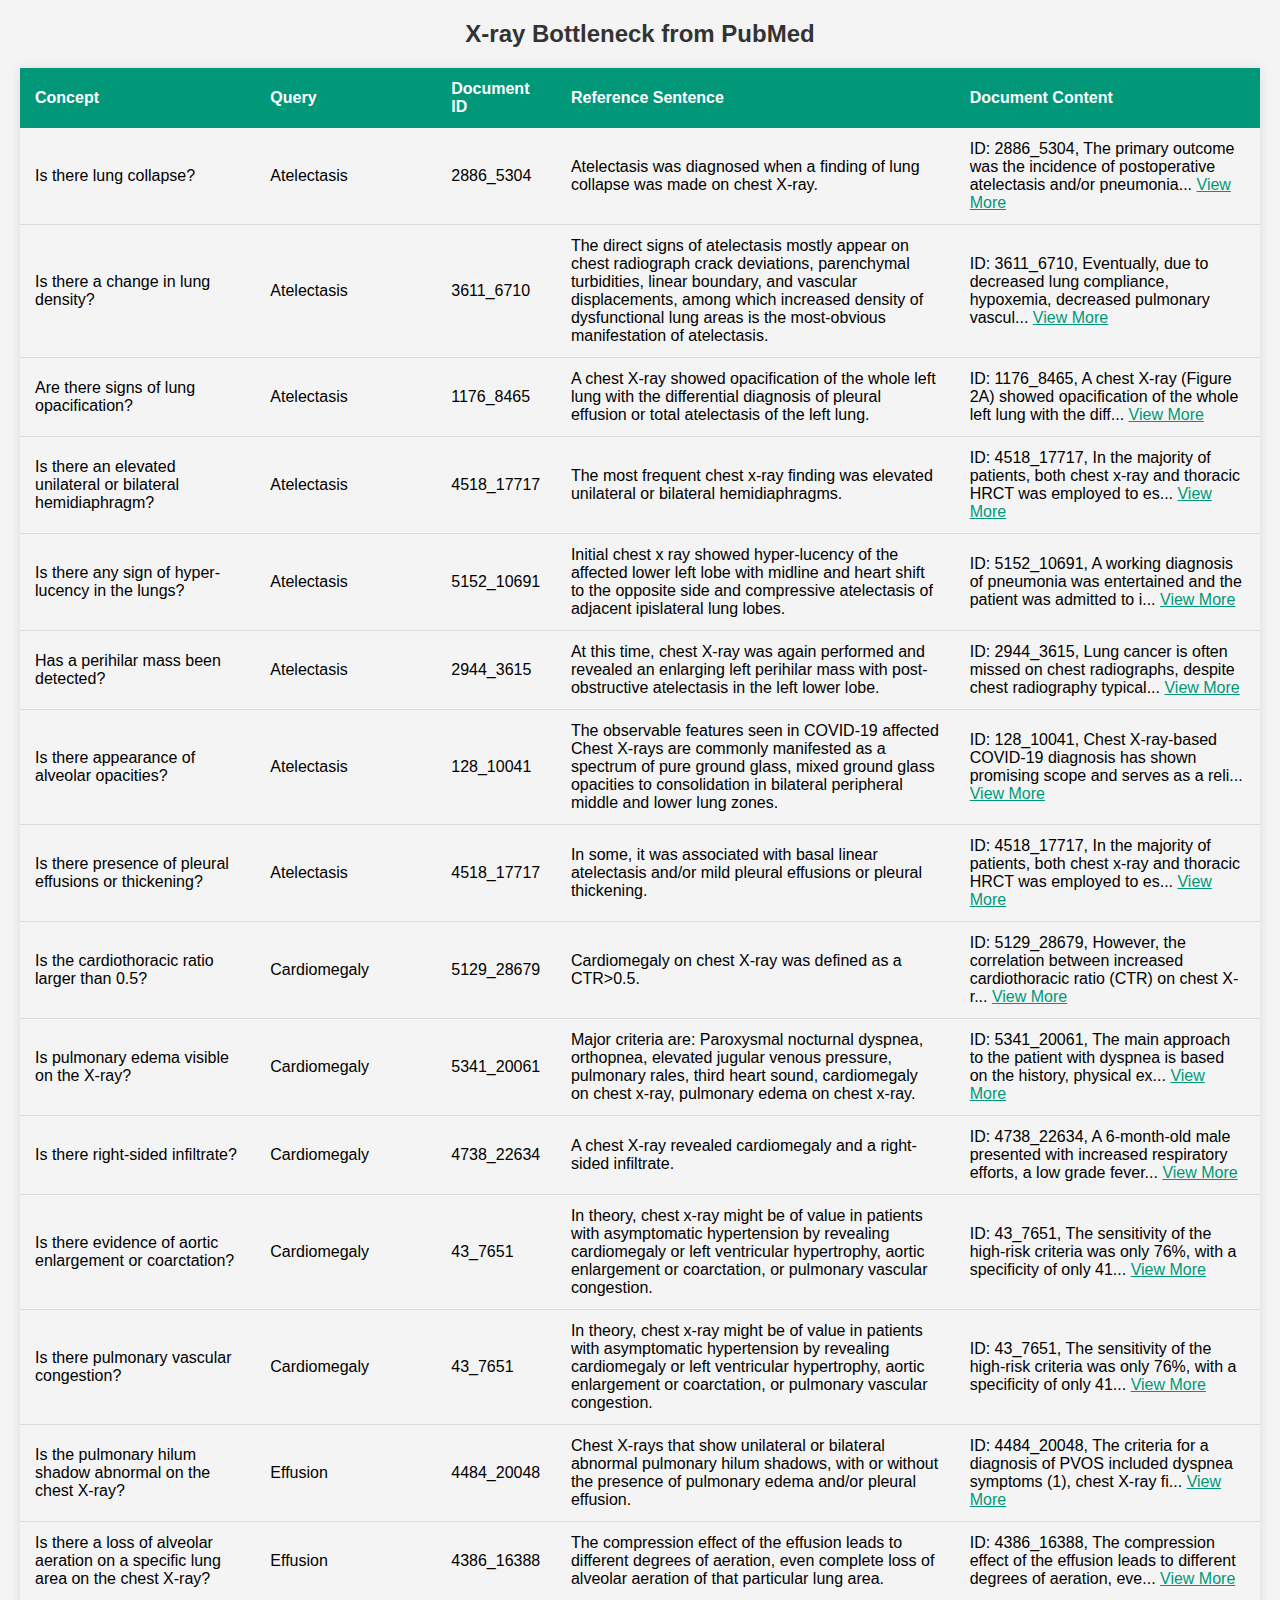
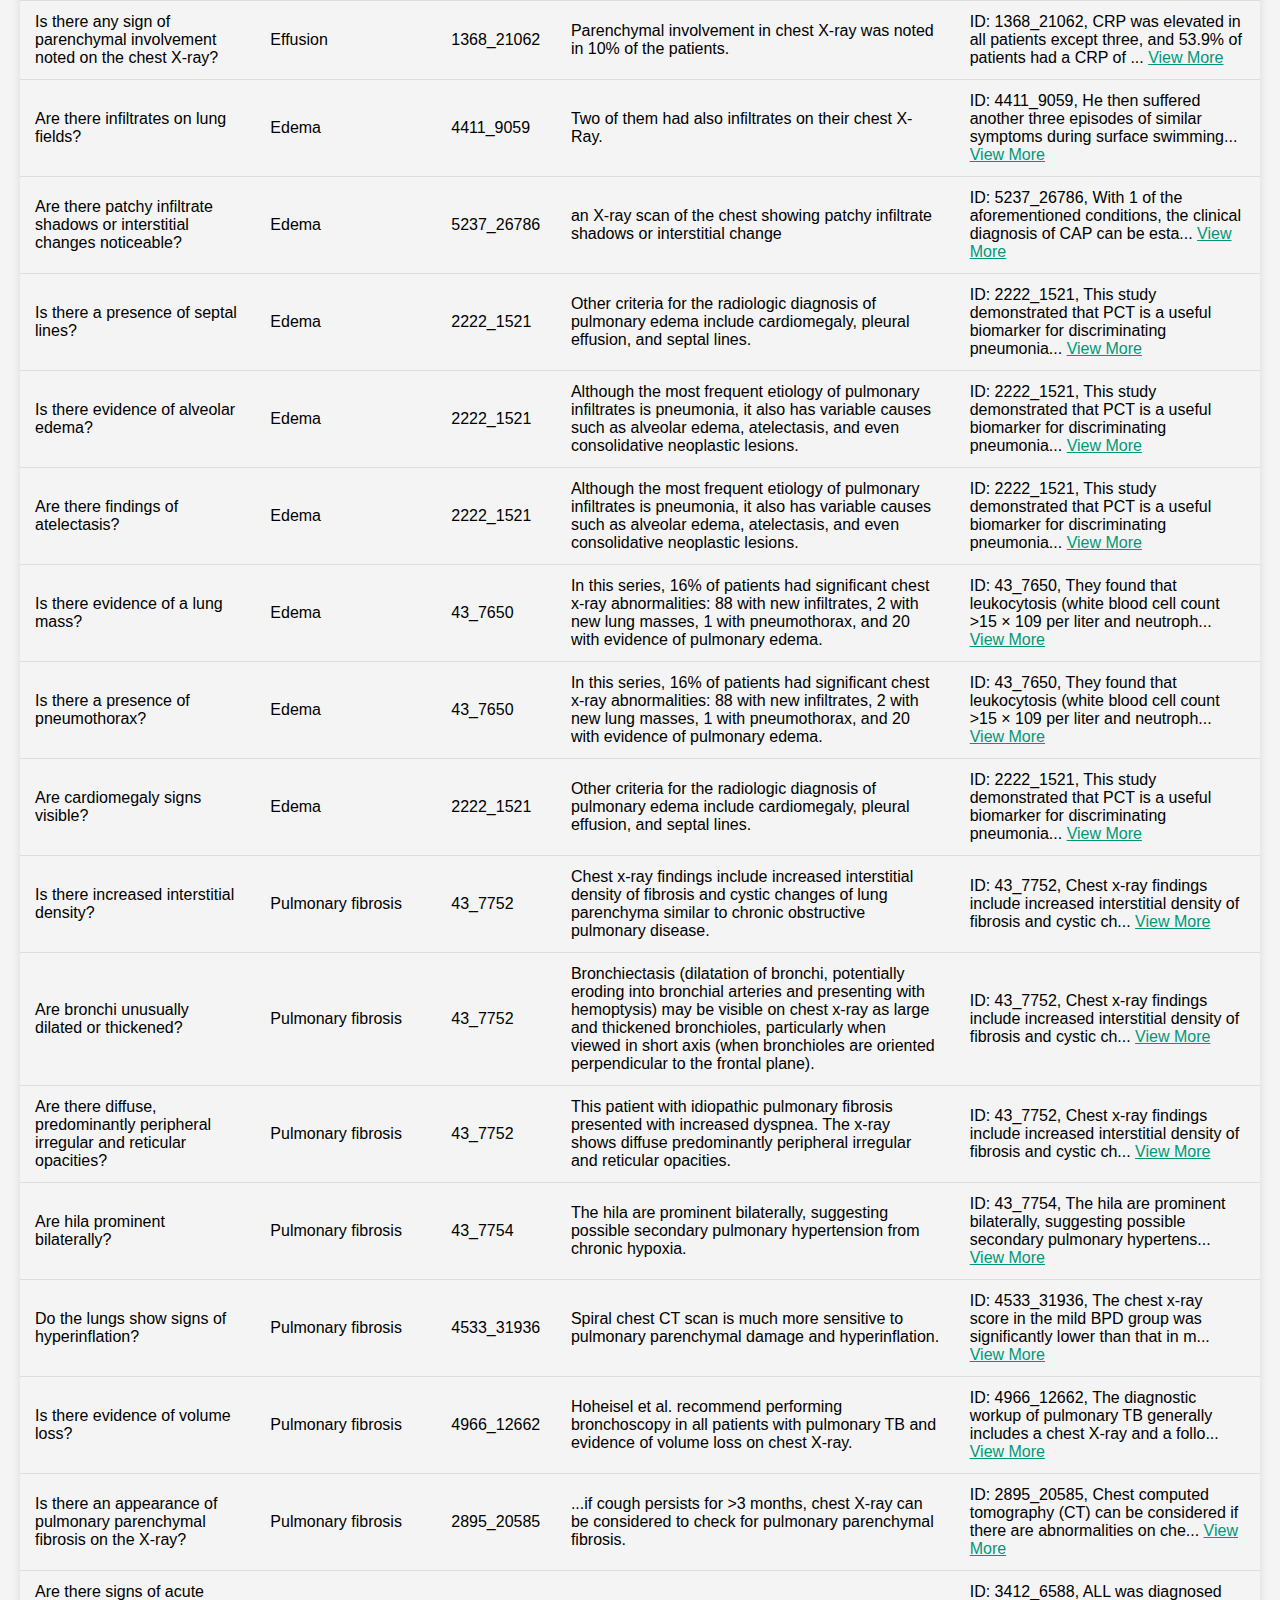
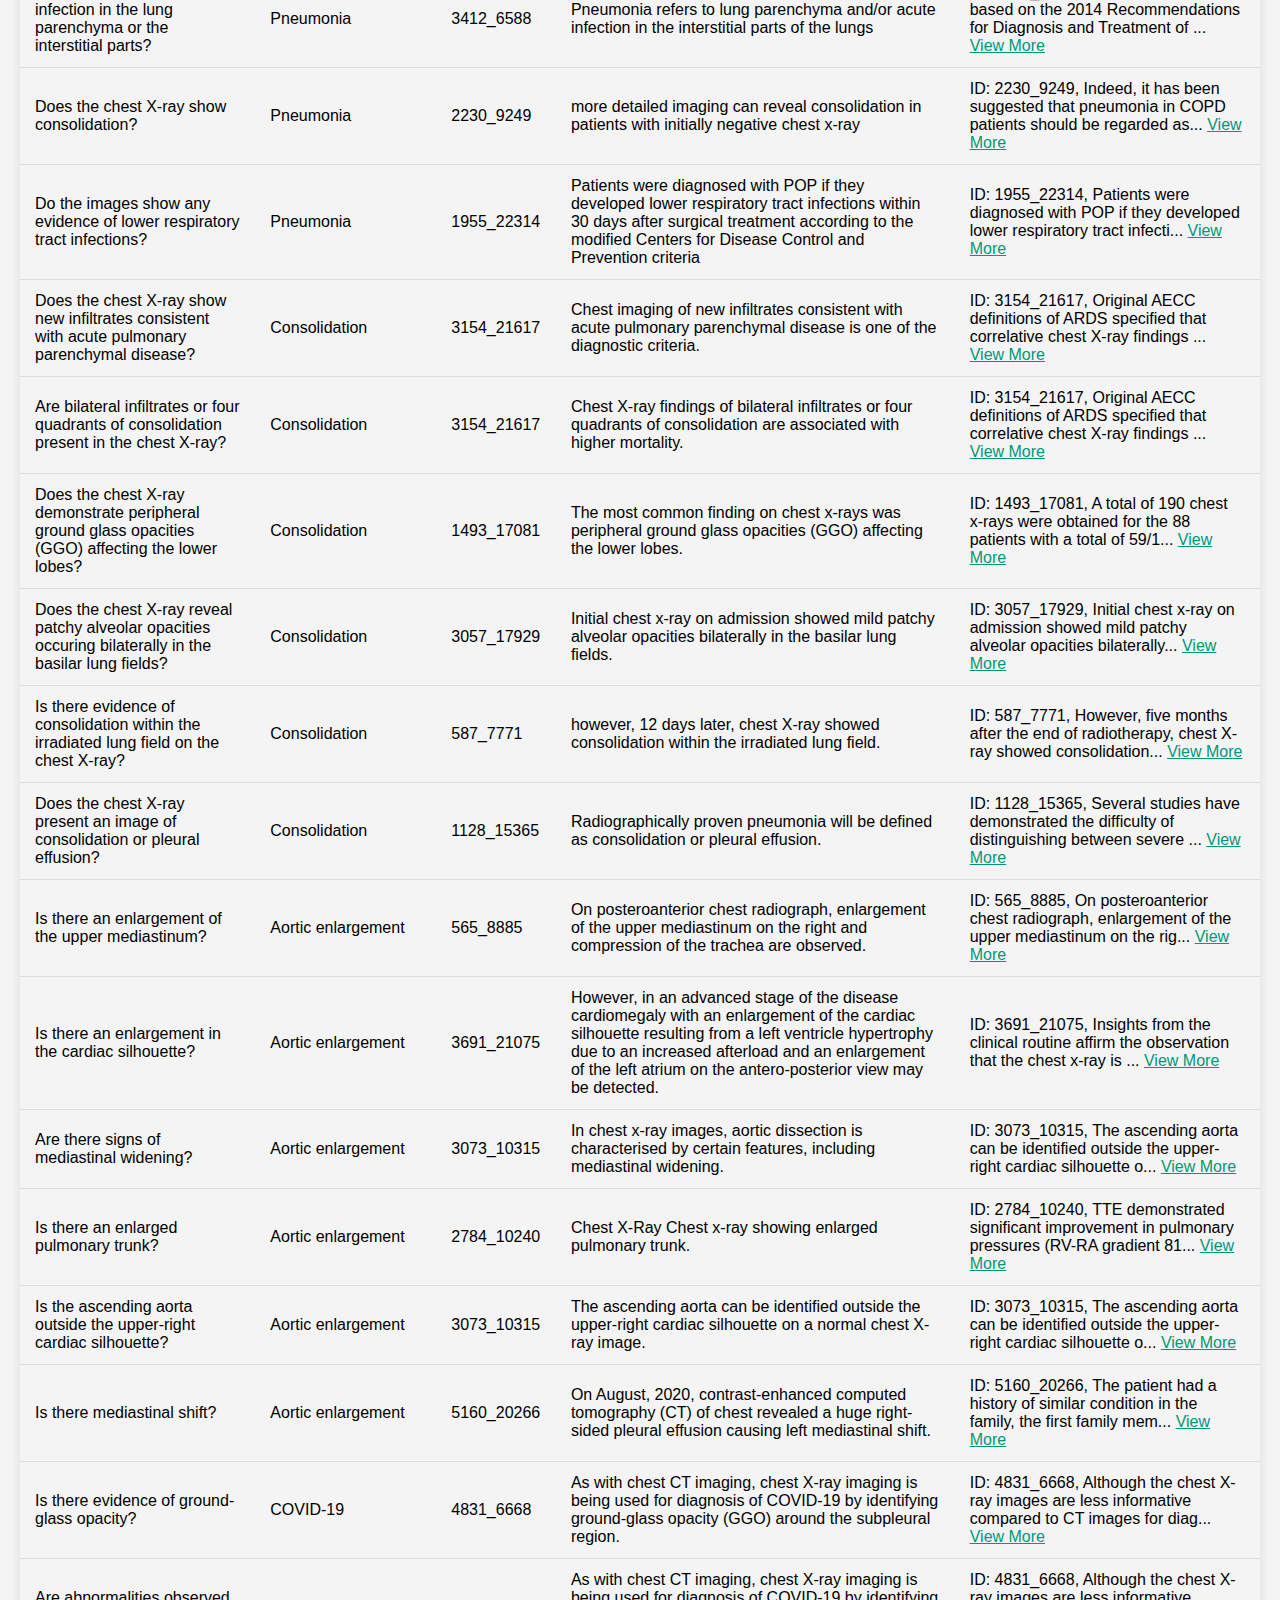
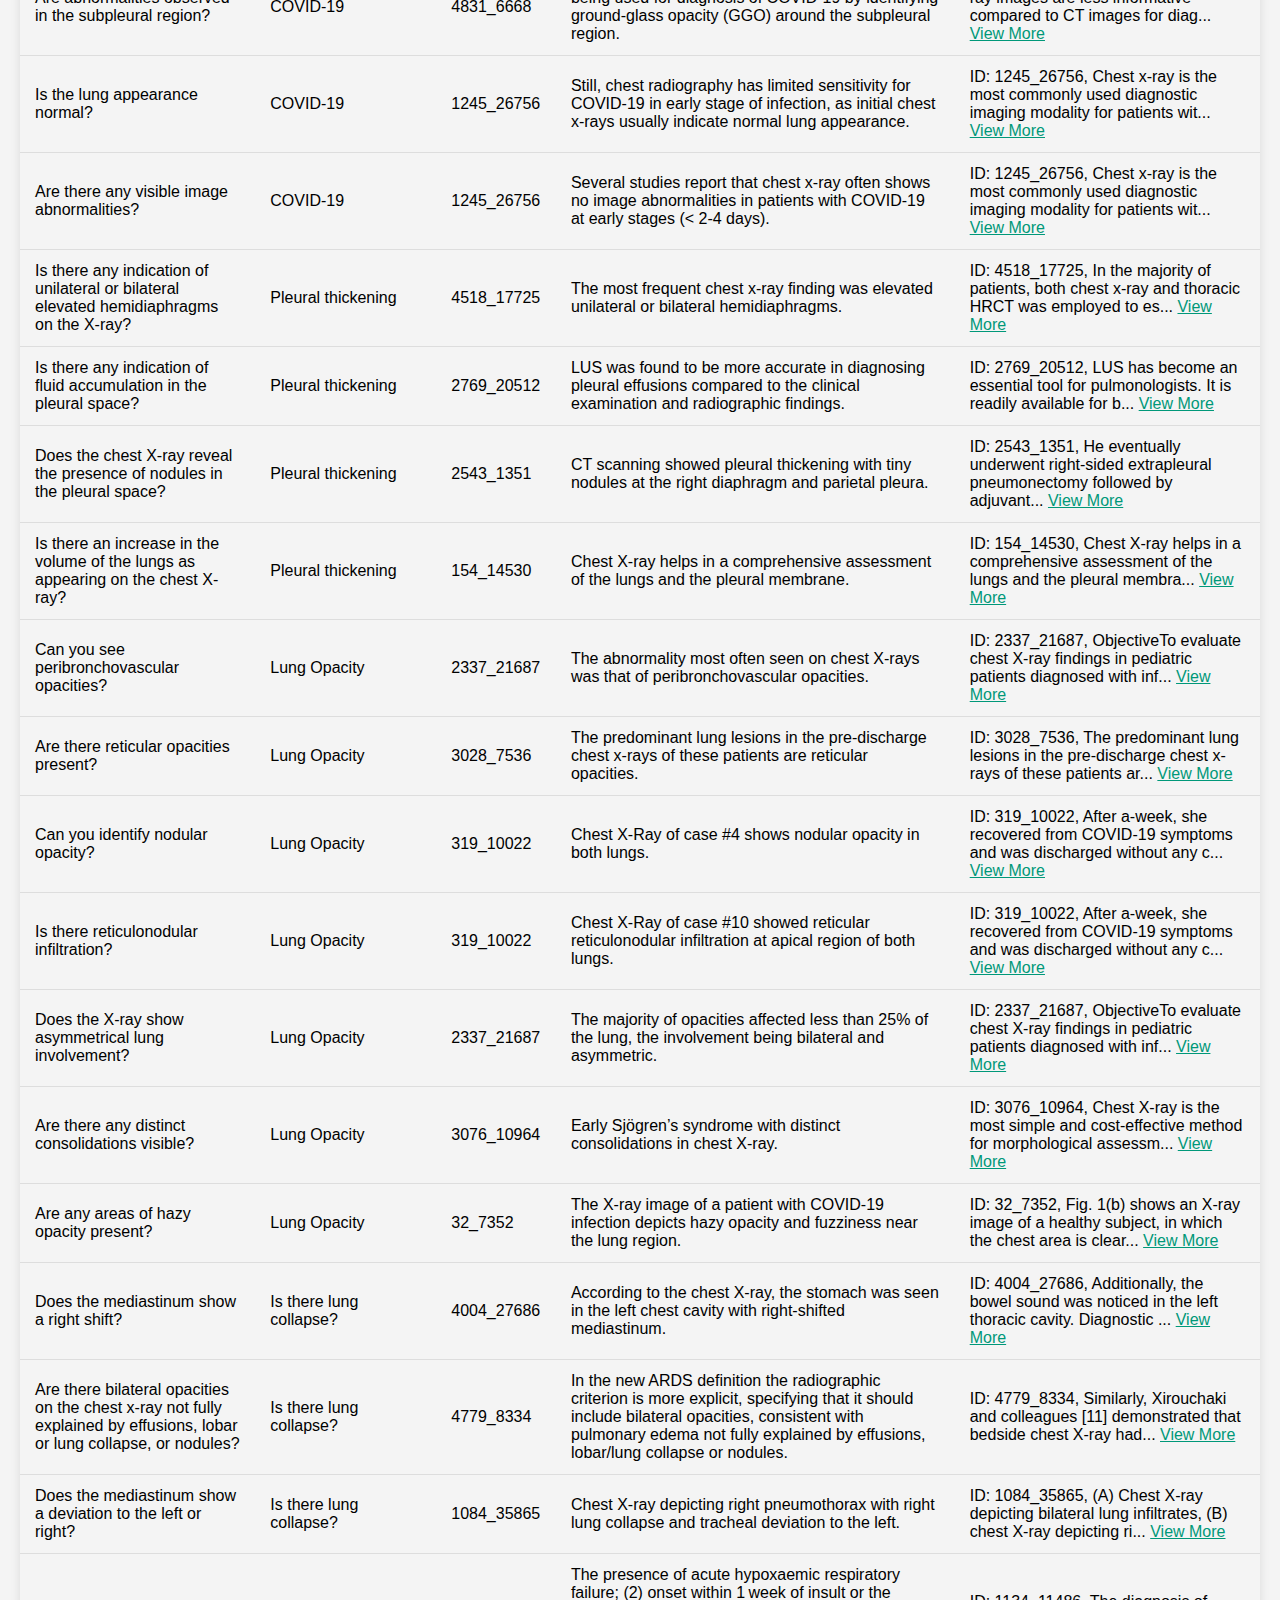
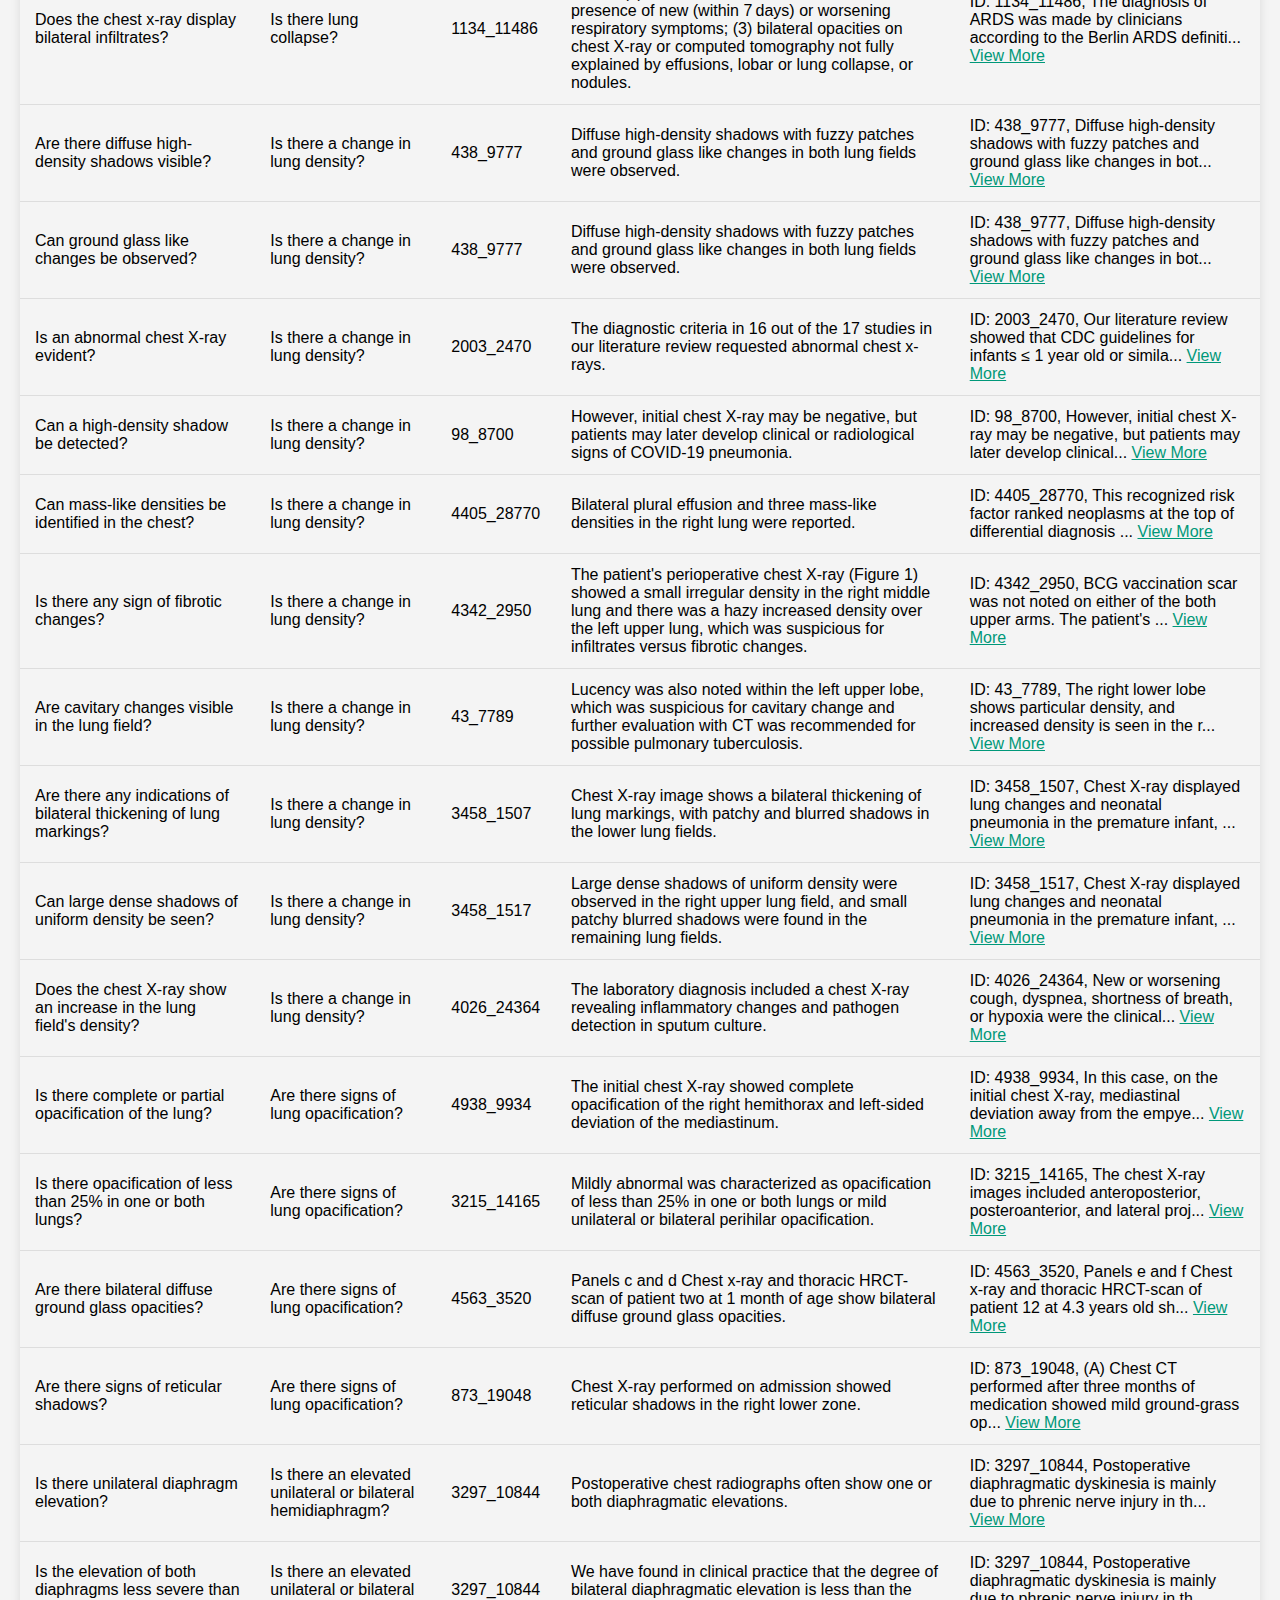
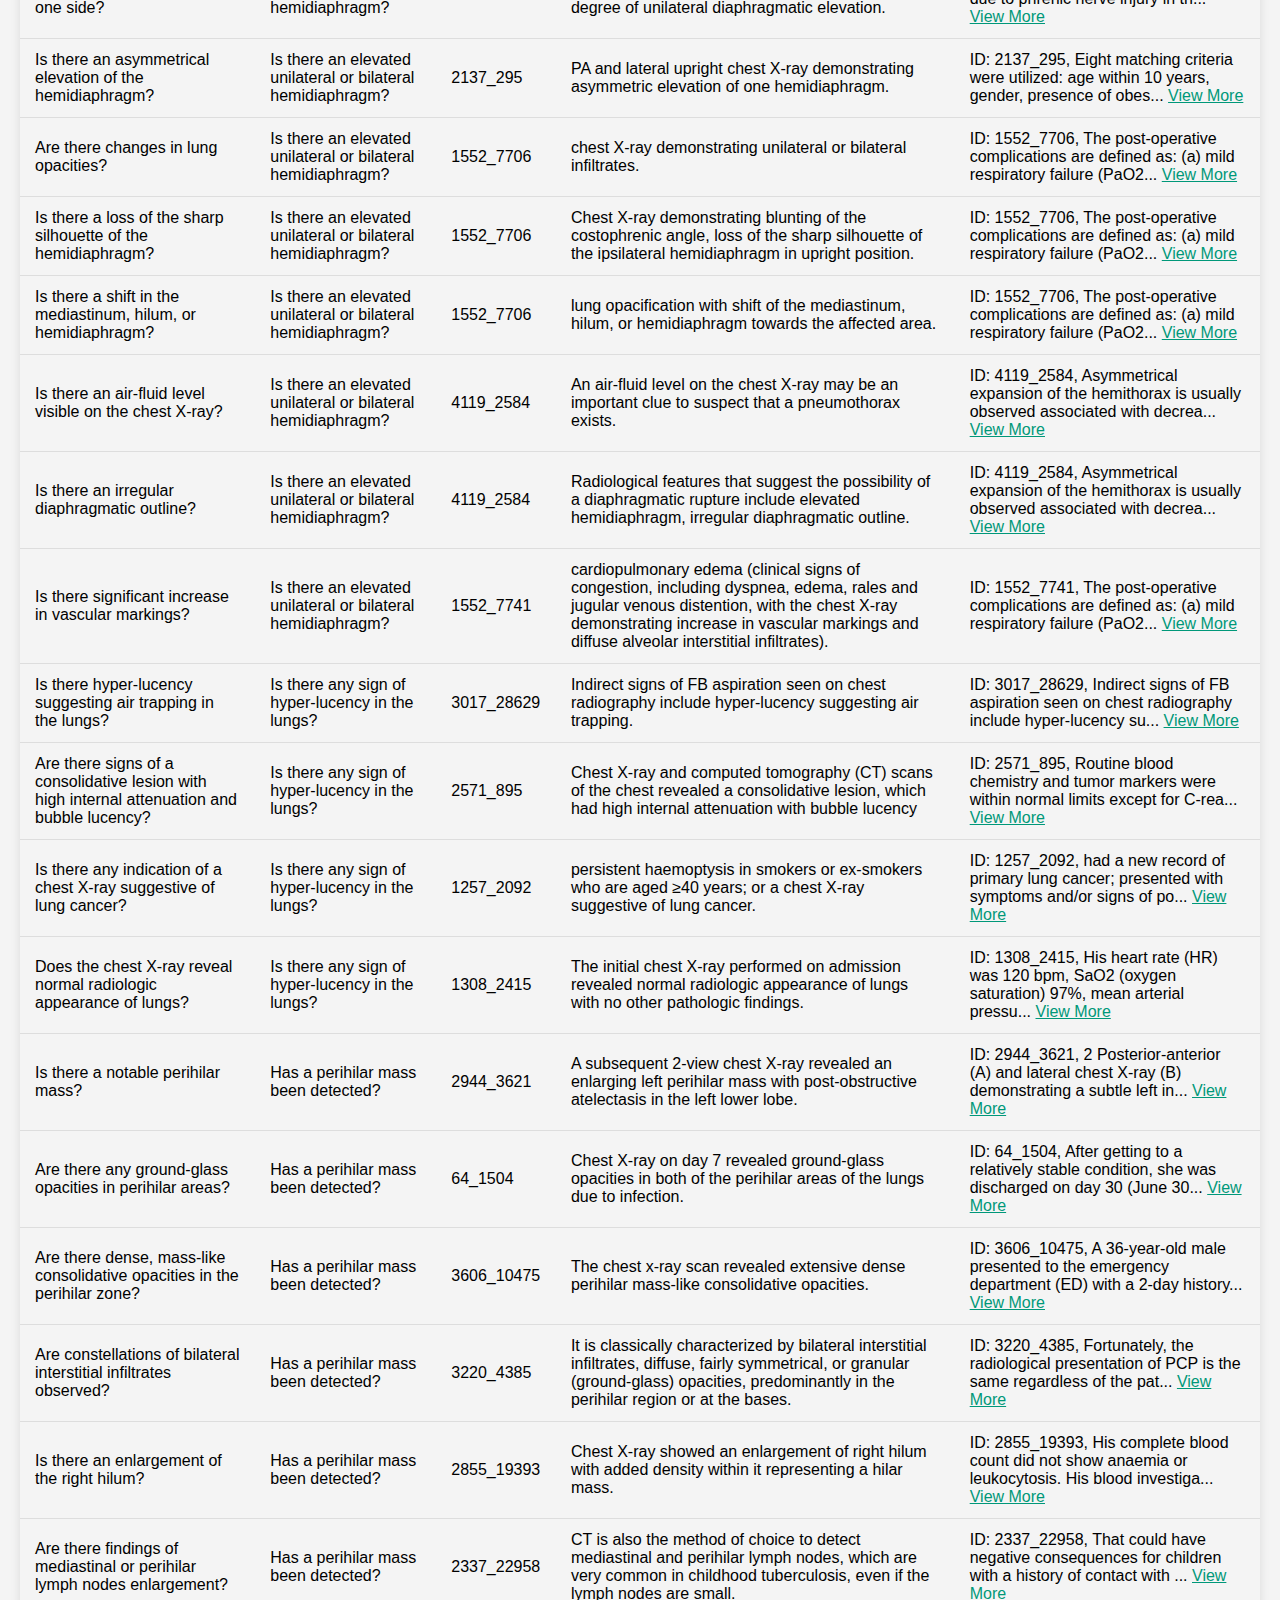
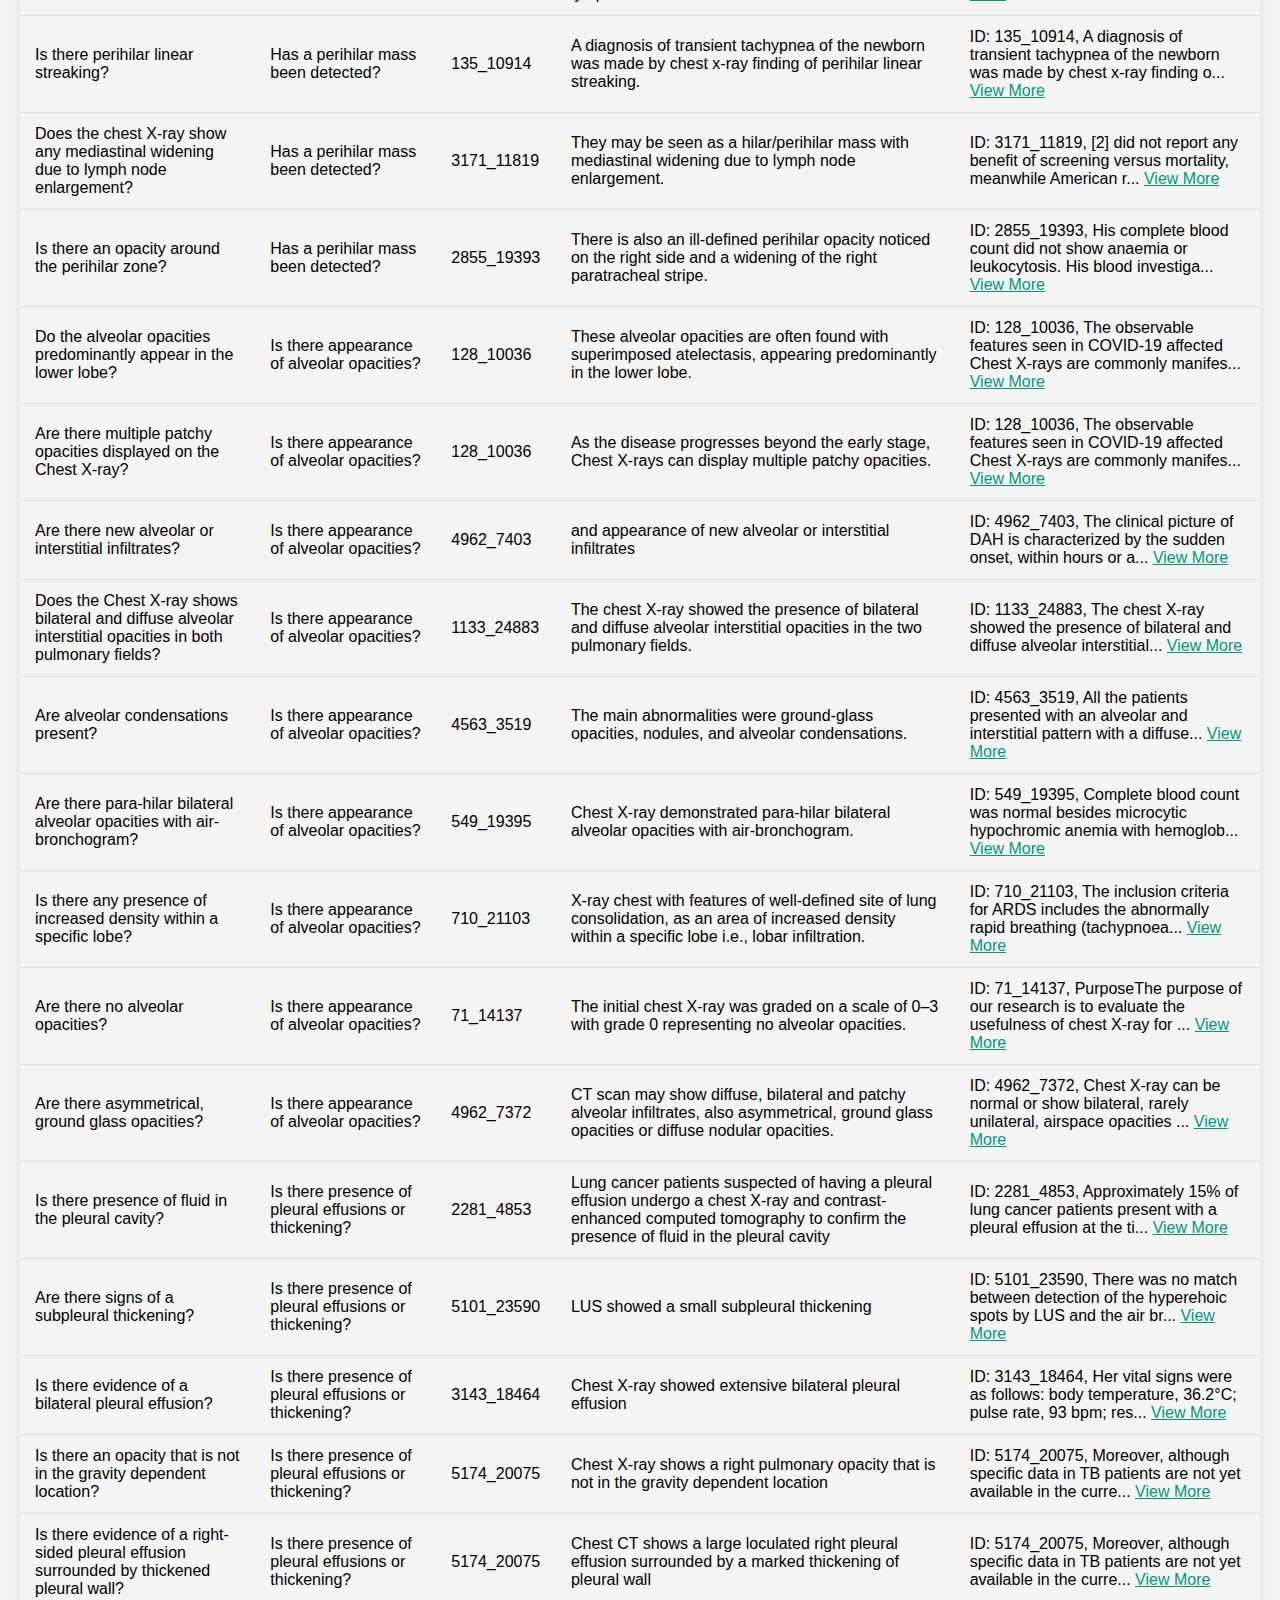
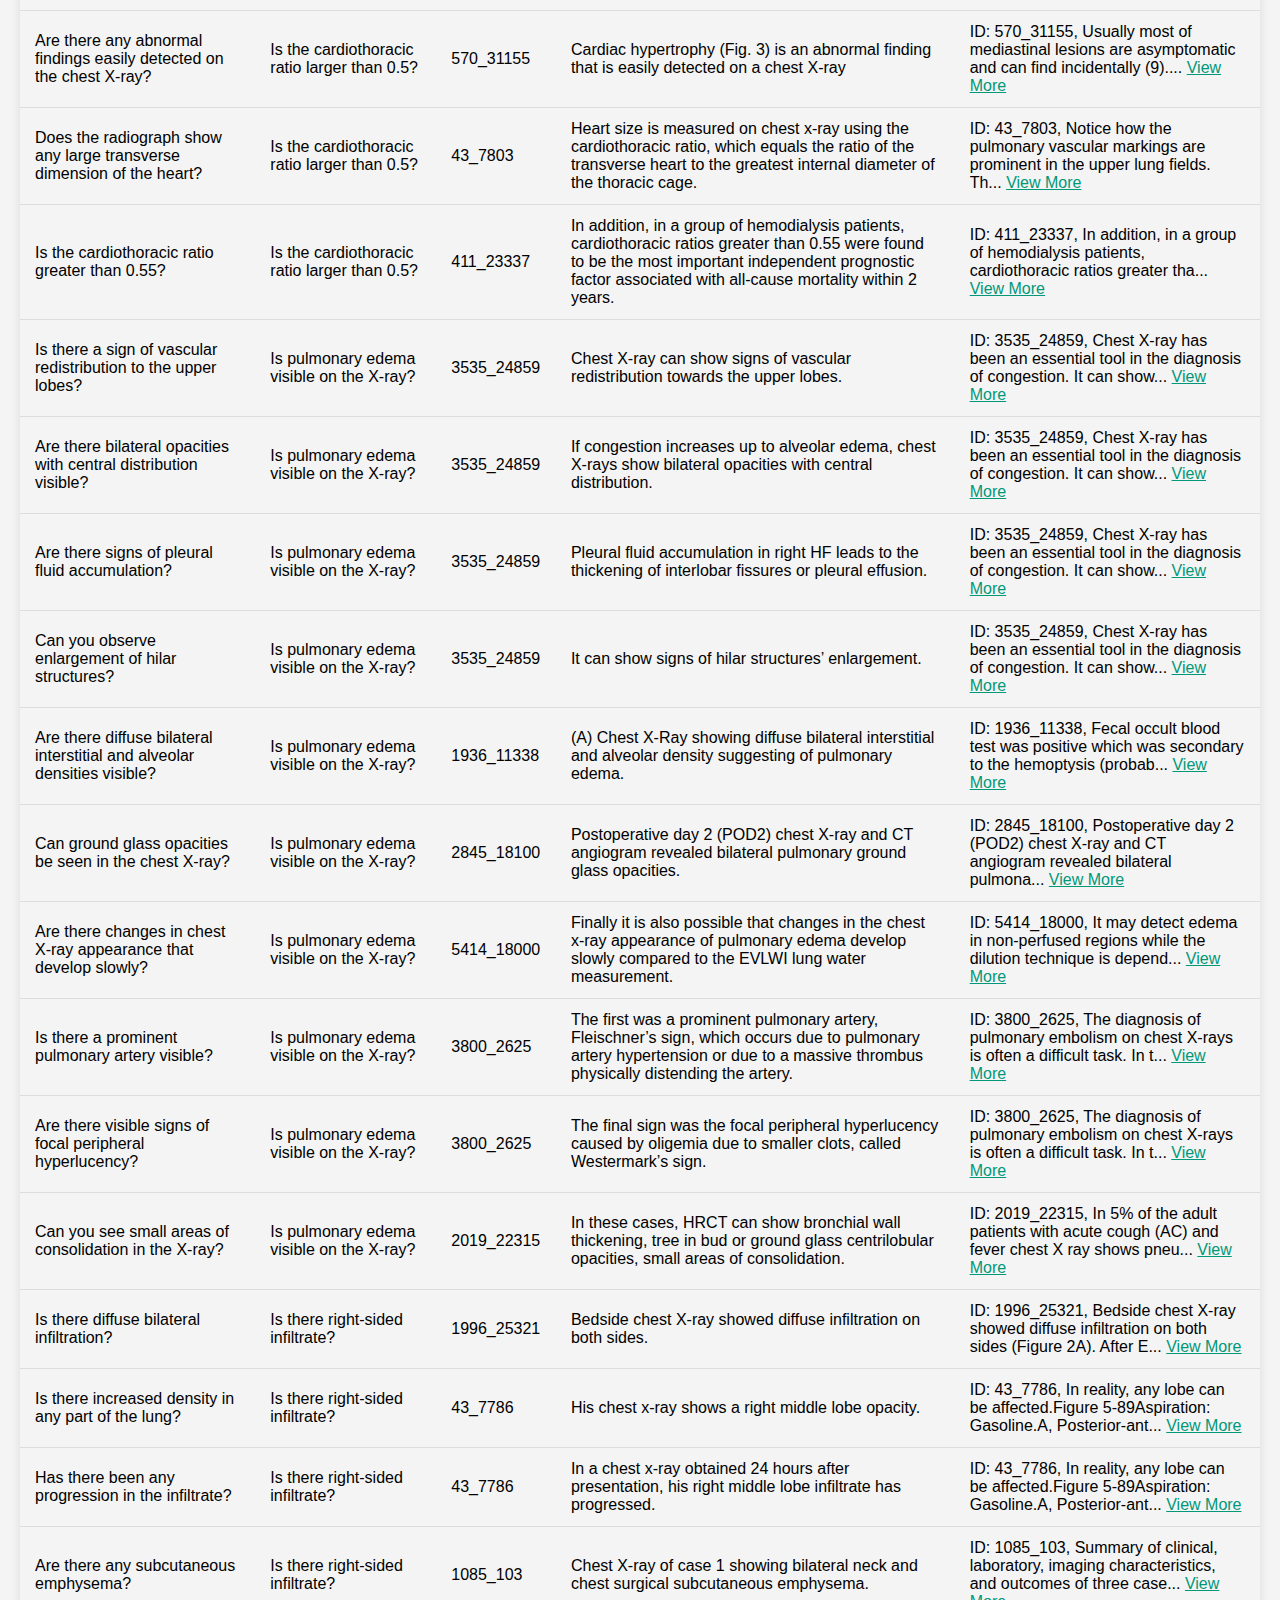
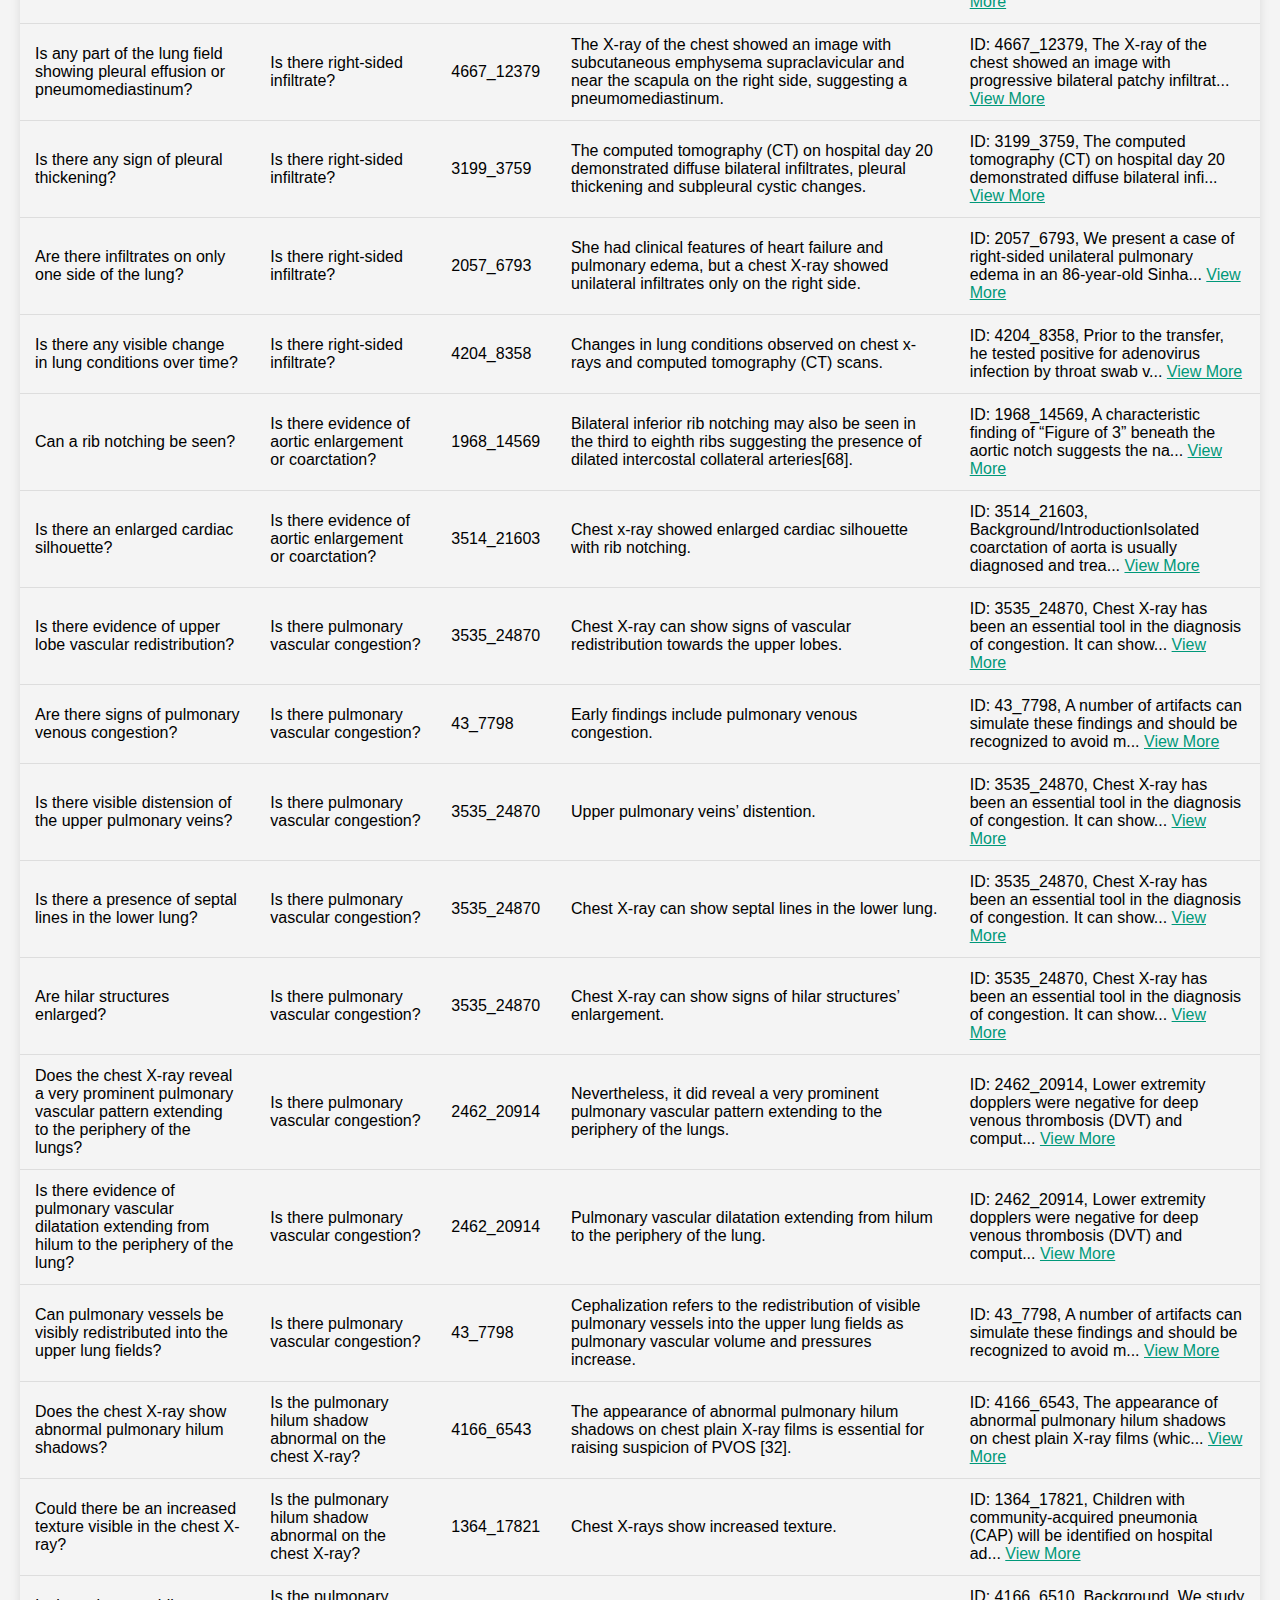
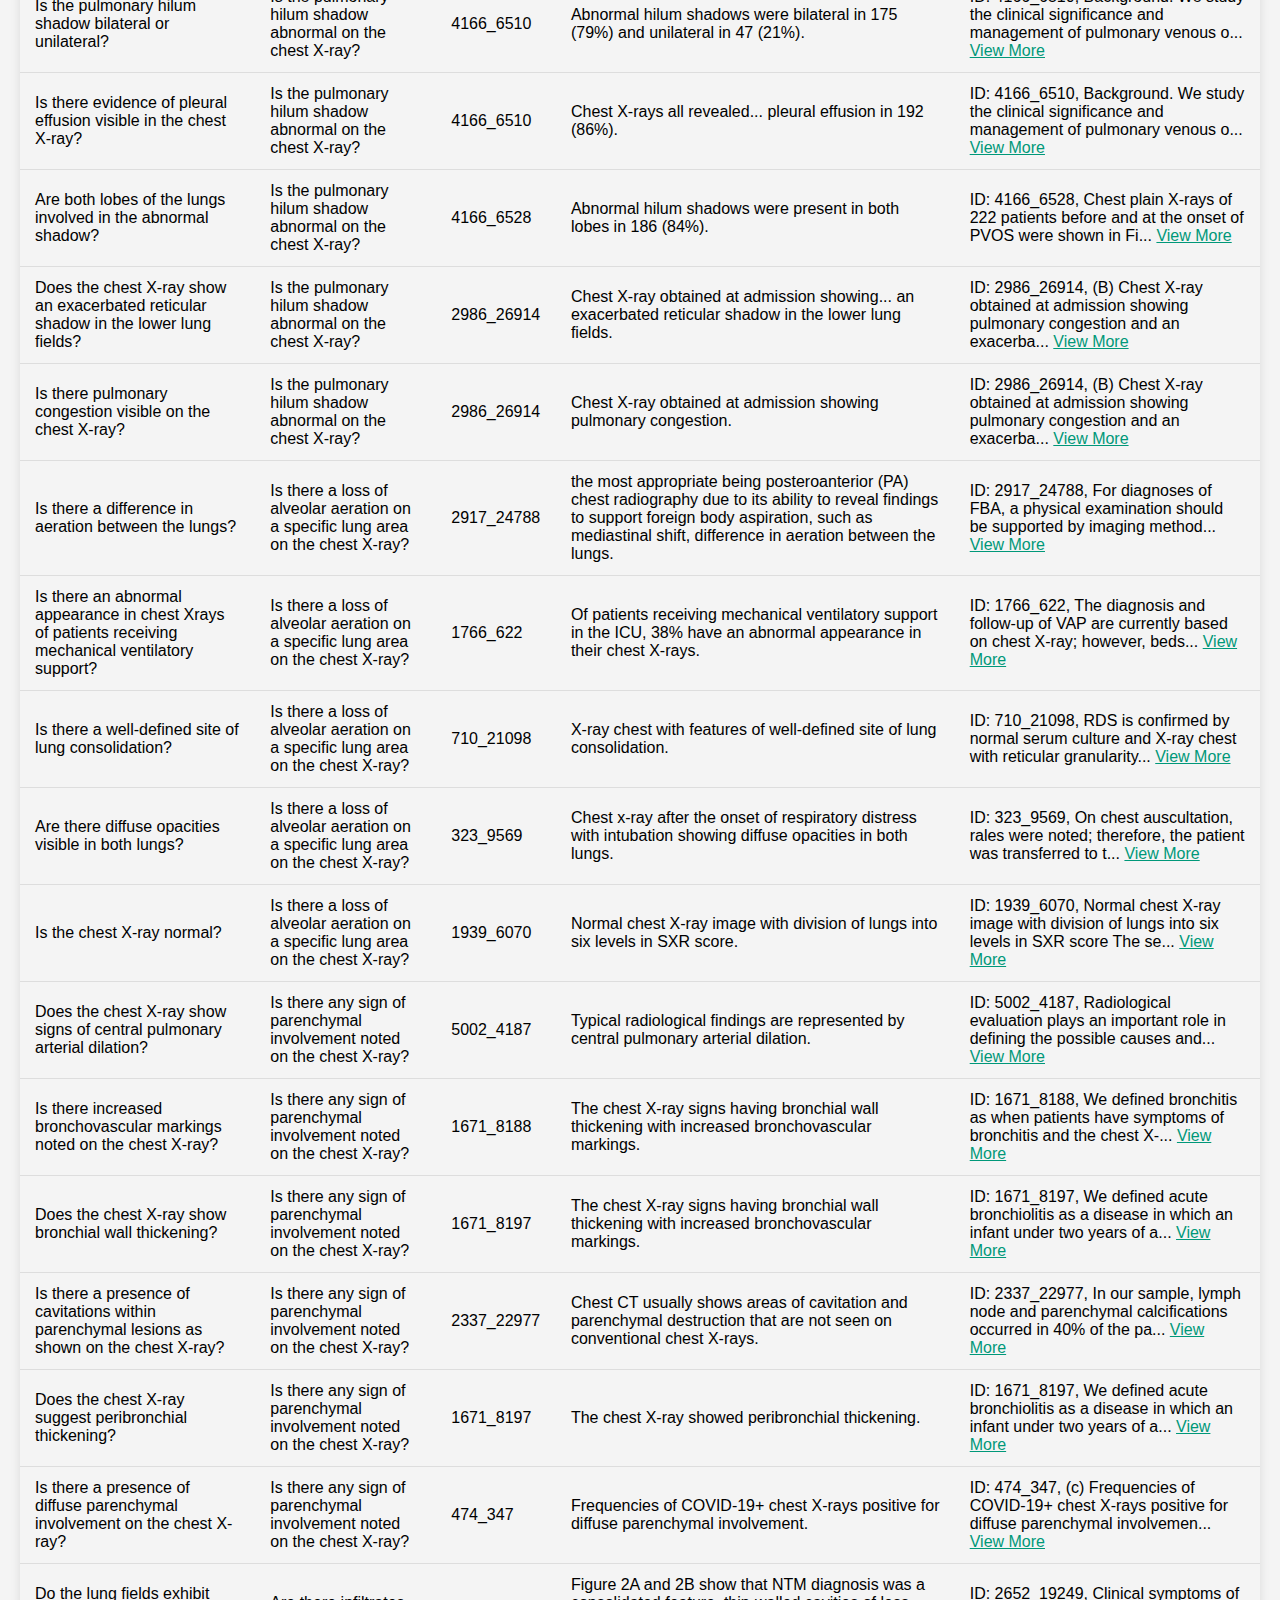
<file: cosyn/static/example_concepts/xray_PubMed.html>
<!DOCTYPE html>
<html lang="en">
<head>
    <meta charset="UTF-8">
    <meta name="viewport" content="width=device-width, initial-scale=1.0">
    <title>X-ray Bottleneck from PubMed</title>
    <style>
        body {
            font-family: 'Segoe UI', Tahoma, Geneva, Verdana, sans-serif;
            margin: 20px;
            background-color: #f4f4f4;
        }
        h2 {
            color: #333;
            text-align: center;
        }
        table {
            width: 100%;
            border-collapse: collapse;
            margin-top: 20px;
            box-shadow: 0 0 10px rgba(0,0,0,0.1);
        }
        th, td {
            padding: 12px 15px;
            text-align: left;
            border-bottom: 1px solid #ddd;
        }
        th {
            background-color: #009879;
            color: #ffffff;
            border-bottom: none;
        }
        tr:hover {
            background-color: #f5f5f5;
        }
        .view-more {
            color: #009879;
            cursor: pointer;
            text-decoration: underline;
        }
    </style>
</head>
<body>

<h2>X-ray Bottleneck from PubMed</h2>

<table id="xrayData">
    <thead>
        <tr>
            <th>Concept</th>
            <th>Query</th>
            <th>Document ID</th>
            <th>Reference Sentence</th>
            <th>Document Content</th>
        </tr>
    </thead>
    <tbody>
        <!-- Data rows will be inserted here -->
    </tbody>
</table>

<script>
    // Embed your JSON data here as a JavaScript object
    var data = [
        {
            "concept": "Is there lung collapse?",
            "doc_id": "2886_5304",
            "reference_sentence": "Atelectasis was diagnosed when a finding of lung collapse was made on chest X-ray.",
            "doc_content": "ID: 2886_5304, \n The primary outcome was the incidence of postoperative atelectasis and/or pneumonia (occurrence of either event was considered positive) during the hospital stay. Atelectasis and pneumonia were diagnosed on radiological and clinical criteria. Atelectasis was diagnosed when a finding of lung collapse was made on chest X-ray, chest CT and/or lung ultrasound10,11. Pneumonia was diagnosed when the following criteria were met: radiological signs (two successive chest X-rays showing new or progressive lung infiltrates), at least one of the following signs (temperature more than\u200938.3\u00b0C without any other cause, leukocytes more than\u20094000\u2005mm3 or more than\u200912\u2009000\u2005mm3) and at least two of the following signs (purulent sputum, cough, or dyspnoea, declining oxygenation or increased oxygen requirement, or need for respiratory assistance)12. \n\n",
            "query": "Atelectasis"
        },
        {
            "concept": "Is there a change in lung density?",
            "doc_id": "3611_6710",
            "reference_sentence": "The direct signs of atelectasis mostly appear on chest radiograph crack deviations, parenchymal turbidities, linear boundary, and vascular displacements, among which increased density of dysfunctional lung areas is the most-obvious manifestation of atelectasis.",
            "doc_content": "ID: 3611_6710, \n Eventually, due to decreased lung compliance, hypoxemia, decreased pulmonary vascular resistance, hypoxemia, postoperative infection, diffuse alveolar injury, respiratory failure, or even death (in extreme cases) may occur. So far, X-ray imaging has always been an essential means of atelectasis diagnosis, and portable chest X-ray in ICUs (25) is a rapid and straightforward method for the early diagnosis of atelectasis. This is especially true among ICUs patients with respiratory and hemodynamic parameters within a normal range, and where the direct signs of atelectasis mostly appear on chest radiograph crack deviations (3, 4, 26), parenchymal turbidities, linear boundary, and vascular displacements, among which increased density of dysfunctional lung areas is the most-obvious manifestation of atelectasis. \n\n",
            "query": "Atelectasis"
        },
        {
            "concept": "Are there signs of lung opacification?",
            "doc_id": "1176_8465",
            "reference_sentence": "A chest X-ray showed opacification of the whole left lung with the differential diagnosis of pleural effusion or total atelectasis of the left lung.",
            "doc_content": "ID: 1176_8465, \n A chest X-ray (Figure 2A) showed opacification of the whole left lung with the differential diagnosis of pleural effusion or total atelectasis of the left lung. Bedside ultrasound with a 5-MHz probe (GE FPA 2B 5 Mhz microconvex ultrasound probe) parallel to the ribs of the anterior lower and upper thorax revealed total left lung collapse and a surrounding hypoechogenic area suggestive of pleural effusion (Figure 2B). The pleural line was not visible in the collapsed lung. This patient was treated with bronchial suction by bronchoscopy and nursing in the right-sided position. A rigid sputum plug was removed from the left main bronchus. After this, the chest X-ray appeared nearly normal, indicating that the therapy had been effective. Chest X-ray and ultrasound of patient 2. (A) Chest X-ray showing total opacification of the left lung. (B) Lung ultrasound with atelectasis of the left lung (A) and hypoechogenic area of pleural effusion (PF). \n\n",
            "query": "Atelectasis"
        },
        {
            "concept": "Is there an elevated unilateral or bilateral hemidiaphragm?",
            "doc_id": "4518_17717",
            "reference_sentence": "The most frequent chest x-ray finding was elevated unilateral or bilateral hemidiaphragms.",
            "doc_content": "ID: 4518_17717, \n In the majority of patients, both chest x-ray and thoracic HRCT was employed to establish the diagnosis. The most frequent chest x-ray finding was elevated unilateral or bilateral hemidiaphragms, with reduced lung volumes being observed in 69% of patients (49/71). In some, it was associated with basal linear atelectasis (41% [29/71]) and/or mild pleural effusions or pleural thickening (23% [16/71]). The chest radiograph was described as normal in only 3% of the patients (2/62). High-resolution computed tomography was more sensitive than x-ray in detecting mild pleural effusions/thickening or atelectasis (47% [28/59] and 37% [22/59] of the cases, respectively), but its main utility was in ruling out the presence of parenchymal lung disease or vascular pathology. The usefulness of the evaluation of diaphragm dome motion by M-mode ultrasonography was lesser, establishing the diagnosis only in 46% (6/13) of the patients. \n\n",
            "query": "Atelectasis"
        },
        {
            "concept": "Is there any sign of hyper-lucency in the lungs?",
            "doc_id": "5152_10691",
            "reference_sentence": "Initial chest x ray showed hyper-lucency of the affected lower left lobe with midline and heart shift to the opposite side and compressive atelectasis of adjacent ipislateral lung lobes.",
            "doc_content": "ID: 5152_10691, \n A working diagnosis of pneumonia was entertained and the patient was admitted to intensive care unit, given humidified oxygen through nasal prongs, intravenous fluids and antibiotics. Initial chest x ray showed hyper-lucency of the affected lower left lobe with midline and heart shift to the opposite side and compressive atelectasis of adjacent ipislateral lung lobes (Fig. 1).Fig. 1Initial chest x ray shows hyper-lucency of the affected lower left lobe with midline and heart shift to the opposite side and compressive atelectasis of adjacent ipislateral lung lobes.Fig. 1 Initial chest x ray shows hyper-lucency of the affected lower left lobe with midline and heart shift to the opposite side and compressive atelectasis of adjacent ipislateral lung lobes. Thoracic CT showed a cystic malformation in the left lower lung lobe. It revealed a large cystic lesion with well defined wall in left lower lung lobe consist of multiple cysts of varying size (3\u20136 cm). Fig. 2.Fig. \n\n",
            "query": "Atelectasis"
        },
        {
            "concept": "Has a perihilar mass been detected?",
            "doc_id": "2944_3615",
            "reference_sentence": "At this time, chest X-ray was again performed and revealed an enlarging left perihilar mass with post-obstructive atelectasis in the left lower lobe.",
            "doc_content": "ID: 2944_3615, \n Lung cancer is often missed on chest radiographs, despite chest radiography typically being the first imaging modality in the diagnosis pathway. We present a 46 year-old male with chest pain referred for chest X-ray, and initial interpretation reported no abnormality within the patient's lungs. The patient was discharged but returned 4 months later with persistent and worsening symptoms. At this time, chest X-ray was again performed and revealed an enlarging left perihilar mass with post-obstructive atelectasis in the left lower lobe. Follow-up chest computerized tomography scan confirmed lung cancer with post-obstructive atelectasis, and subsequent bronchoscopy-assisted biopsy confirmed squamous cell carcinoma. \n\n",
            "query": "Atelectasis"
        },
        {
            "concept": "Is there appearance of alveolar opacities?",
            "doc_id": "128_10041",
            "reference_sentence": "The observable features seen in COVID-19 affected Chest X-rays are commonly manifested as a spectrum of pure ground glass, mixed ground glass opacities to consolidation in bilateral peripheral middle and lower lung zones.",
            "doc_content": "ID: 128_10041, \n Chest X-ray-based COVID-19 diagnosis has shown promising scope and serves as a reliable and quick tool in terms of availability and cost [44]. Hospitals can perform Chest X-rays as a swift screening method for patient admission [45], [46]. While many medical organizations employ CT scans as well, the radiation dose and the sanitization process set an obstacle to efficient diagnosis [47]. In these conditions, Chest X-rays become a better alternative with their portability and availability. Due to these advantages, Chest X-rays are used as the primary COVID-19 investigation modality in the United Kingdom (UK) [48]. The observable features seen in COVID-19 affected Chest X-rays are commonly manifested as a spectrum of pure ground glass, mixed ground glass opacities to consolidation in bilateral peripheral middle and lower lung zones [49]. These alveolar opacities are often found with superimposed atelectasis, appearing predominantly in the lower lobe [50]. \n\n",
            "query": "Atelectasis"
        },
        {
            "concept": "Is there presence of pleural effusions or thickening?",
            "doc_id": "4518_17717",
            "reference_sentence": "In some, it was associated with basal linear atelectasis and/or mild pleural effusions or pleural thickening.",
            "doc_content": "ID: 4518_17717, \n In the majority of patients, both chest x-ray and thoracic HRCT was employed to establish the diagnosis. The most frequent chest x-ray finding was elevated unilateral or bilateral hemidiaphragms, with reduced lung volumes being observed in 69% of patients (49/71). In some, it was associated with basal linear atelectasis (41% [29/71]) and/or mild pleural effusions or pleural thickening (23% [16/71]). The chest radiograph was described as normal in only 3% of the patients (2/62). High-resolution computed tomography was more sensitive than x-ray in detecting mild pleural effusions/thickening or atelectasis (47% [28/59] and 37% [22/59] of the cases, respectively), but its main utility was in ruling out the presence of parenchymal lung disease or vascular pathology. The usefulness of the evaluation of diaphragm dome motion by M-mode ultrasonography was lesser, establishing the diagnosis only in 46% (6/13) of the patients. \n\n",
            "query": "Atelectasis"
        },
        {
            "concept": "Is the cardiothoracic ratio larger than 0.5?",
            "doc_id": "5129_28679",
            "reference_sentence": "Cardiomegaly on chest X-ray was defined as a CTR>0.5.",
            "doc_content": "ID: 5129_28679, \n However, the correlation between increased cardiothoracic ratio (CTR) on chest X-ray and left ventricular end-diastolic diameter (LVEDD) on echocardiography is not well established in this population.ObjectivesTo assess the relationship between chest X-ray and LVEDD on echocardiography in patients with Chagas disease and its applicability to the Rassi score.MethodsRetrospective study on 63 Chagas disease outpatients who underwent chest X-ray and echocardiography. Cardiomegaly on chest X-ray was defined as a CTR>0.5. LVEDD was analyzed as a continuous variable. ROC curve was used to evaluate the ability of LVEDD in detecting cardiomegaly by chest X-ray, with a cut-off point defined by the highest sum of sensitivity and specificity.ResultsMedian age 61 years [interquartile range 48-68], 56% were women. CCC was detected in 58 patients, five patients had the indeterminate form of Chagas disease. Cardiomegaly was detected in 28 patients. \n\n",
            "query": "Cardiomegaly"
        },
        {
            "concept": "Is pulmonary edema visible on the X-ray?",
            "doc_id": "5341_20061",
            "reference_sentence": "Major criteria are: Paroxysmal nocturnal dyspnea, orthopnea, elevated jugular venous pressure, pulmonary rales, third heart sound, cardiomegaly on chest x-ray, pulmonary edema on chest x-ray.",
            "doc_content": "ID: 5341_20061, \n The main approach to the patient with dyspnea is based on the history, physical examination, chest x-ray, and a series of laboratory diagnostic tests to establish the diagnosis, determine the etiology, and assess severity of heart failure. According to the Framingham data [12], heart failure can be diagnosed according to predefined clinical criteria: These criteria can be separated in major and minor clinical criteria. Major criteria are: Paroxysmal nocturnal dyspnea, orthopnea, elevated jugular venous pressure, pulmonary rales, third heart sound, cardiomegaly on chest x-ray, pulmonary edema on chest x-ray, weight loss 4.5 kg in five days in response to treatment of presumed heart failure. The minor criteria are: bilateral leg edema, nocturnal cough, dyspnea on ordinary exertion, hepatomegaly, pleural effusion, tachycardia (heart rate 120 beats/min), weight loss 4.5 kg in five days. \n\n",
            "query": "Cardiomegaly"
        },
        {
            "concept": "Is there right-sided infiltrate?",
            "doc_id": "4738_22634",
            "reference_sentence": "A chest X-ray revealed cardiomegaly and a right-sided infiltrate.",
            "doc_content": "ID: 4738_22634, \n A 6-month-old male presented with increased respiratory efforts, a low grade fever, O2 saturations in the high 80s and wheezing. Symptoms improved with nebulized albuterol. A chest X-ray revealed cardiomegaly and a right-sided infiltrate (Figs. 1 and 2); EKG revealed criteria consistent with left ventricular hypertrophy (LVH). An echocardiogram confirmed coarctation of the aorta (Fig. 3). Fig.\u00a01Anteroposterior chest X-ray showing cardiomegaly and para-influenza pneumonia Fig.\u00a02Lateral chest X-ray showing cardiomegaly Fig.\u00a03EKG showing LVH consistent with cardiomegaly Coarctation of the aorta is a narrowing of the lumen of the aortic arch classified as either \u201cpre-ductal\u201d or \u201cpost-ductal\u201d based on the location relative to the origin of the left subclavian artery [1\u20133]. In 85% of cases, coarctation of the aorta is seen with other congenital defects [1]. \n\n",
            "query": "Cardiomegaly"
        },
        {
            "concept": "Is there evidence of aortic enlargement or coarctation?",
            "doc_id": "43_7651",
            "reference_sentence": "In theory, chest x-ray might be of value in patients with asymptomatic hypertension by revealing cardiomegaly or left ventricular hypertrophy, aortic enlargement or coarctation, or pulmonary vascular congestion.",
            "doc_content": "ID: 43_7651, \n The sensitivity of the high-risk criteria was only 76%, with a specificity of only 41%. The authors recommended routine x-ray in patients with apparent acute COPD.Is a Chest X-ray Routinely Indicated for Asymptomatic Hypertension?According to the ACR reviews, patients with asymptomatic hypertension should not routinely undergo chest x-ray, although debate remains about the value of radiography with rising levels of hypertension. In theory, chest x-ray might be of value in patients with asymptomatic hypertension by revealing cardiomegaly or left ventricular hypertrophy, aortic enlargement or coarctation, or pulmonary vascular congestion. Although a number of authors have suggested these benefits, others have argued that the management of hypertension is not positively influenced by chest x-ray findings; regardless of the presence or absence of chest x-ray abnormalities, blood pressure control should be attempted. \n\n",
            "query": "Cardiomegaly"
        },
        {
            "concept": "Is there pulmonary vascular congestion?",
            "doc_id": "43_7651",
            "reference_sentence": "In theory, chest x-ray might be of value in patients with asymptomatic hypertension by revealing cardiomegaly or left ventricular hypertrophy, aortic enlargement or coarctation, or pulmonary vascular congestion.",
            "doc_content": "ID: 43_7651, \n The sensitivity of the high-risk criteria was only 76%, with a specificity of only 41%. The authors recommended routine x-ray in patients with apparent acute COPD.Is a Chest X-ray Routinely Indicated for Asymptomatic Hypertension?According to the ACR reviews, patients with asymptomatic hypertension should not routinely undergo chest x-ray, although debate remains about the value of radiography with rising levels of hypertension. In theory, chest x-ray might be of value in patients with asymptomatic hypertension by revealing cardiomegaly or left ventricular hypertrophy, aortic enlargement or coarctation, or pulmonary vascular congestion. Although a number of authors have suggested these benefits, others have argued that the management of hypertension is not positively influenced by chest x-ray findings; regardless of the presence or absence of chest x-ray abnormalities, blood pressure control should be attempted. \n\n",
            "query": "Cardiomegaly"
        },
        {
            "concept": "Is the pulmonary hilum shadow abnormal on the chest X-ray?",
            "doc_id": "4484_20048",
            "reference_sentence": "Chest X-rays that show unilateral or bilateral abnormal pulmonary hilum shadows, with or without the presence of pulmonary edema and/or pleural effusion.",
            "doc_content": "ID: 4484_20048, \n The criteria for a diagnosis of PVOS included dyspnea symptoms (1), chest X-ray findings (2), and CT findings (3). All three of these criteria points were required to be present in the patient for use in this study [6]. To elaborate, these criteria involve (1) episodes of shortness of breath; (2) chest X-rays that show unilateral or bilateral abnormal pulmonary hilum shadows, with or without the presence of pulmonary edema and/or pleural effusion; and (3) CT scans that demonstrate pulmonary vein thrombosis/tumors, sticking to the outer vein surface with or without lesions. When dyspnea occurred and chest X-rays showed an abnormal hilum shadow, CT scans were used to detect pulmonary vein thrombosis/tumors. \n\n",
            "query": "Effusion"
        },
        {
            "concept": "Is there a loss of alveolar aeration on a specific lung area on the chest X-ray?",
            "doc_id": "4386_16388",
            "reference_sentence": "The compression effect of the effusion leads to different degrees of aeration, even complete loss of alveolar aeration of that particular lung area.",
            "doc_content": "ID: 4386_16388, \n The compression effect of the effusion leads to different degrees of aeration, even complete loss of alveolar aeration of that particular lung area. Out of the fluid collection, the gradual restoration of the aeration in concordance with gradual manifestation of this consolidative process is often seen. This feature may lead to differentiate the compressive atelectasis from pneumonia[17]. Vezzani et al.[13] demonstrated 100% sensitivity and 99% diagnostic accuracy of chest ultrasound in their series. The false positive result was probably due to the presence of a small pleural effusion not identified by chest X-ray. In this study, pleural effusion was demonstrated in 16 patients; 82% of them were diagnosed by USG and 75% by X-ray. USG was better than X-ray for the diagnosis of pericardial effusion[1,4,17]. Only 16% of the cases (n=1) could be diagnosed by X-ray. Results were similar for both methods for the diagnosis of pleural effusion. \n\n",
            "query": "Effusion"
        },
        {
            "concept": "Is there any sign of parenchymal involvement noted on the chest X-ray?",
            "doc_id": "1368_21062",
            "reference_sentence": "Parenchymal involvement in chest X-ray was noted in 10% of the patients.",
            "doc_content": "ID: 1368_21062, \n CRP was elevated in all patients except three, and 53.9% of patients had a CRP of more than 100 (Table\u00a02). CXR, chest X-ray; LDH, lactate dehydrogenase Radiological findings Of the study patients, 52% had right-sided pleural effusion and 46% had left-sided effusion on their chest X-rays. Only two patients had bilateral pleural effusion on\u00a0their chest X-ray. Parenchymal involvement in chest X-ray was noted in 10% of the patients (Table\u00a02). Pleural fluid analysis Overall, 87% of the patients had lymphocyte predominance (>50% lymphocytes) in the pleural fluid, and almost all except three had a pleural fluid/serum protein ratio of more than 0.5. On analyzing patients fulfilling the Light's criteria, all three criteria were met by 30% of the patients, whereas 52% had two criteria fulfilled. The details of pleural fluid analysis are summarized in Table\u00a02. Thoracoscopy and pleural biopsy findings All patients underwent thoracoscopy. \n\n",
            "query": "Effusion"
        },
        {
            "concept": "Are there infiltrates on lung fields?",
            "doc_id": "4411_9059",
            "reference_sentence": "Two of them had also infiltrates on their chest X-Ray.",
            "doc_content": "ID: 4411_9059, \n He then suffered another three episodes of similar symptoms during surface swimming, but received no physical examination or chest X-ray. The second individual case developed pulmonary edema during swimming across Lake Z\u00fcrich with the symptoms of cough, hemoptysis and shortness of breath. The diagnosis of pulmonary edema was made in hospital by clinical results and by chest X-ray. The pulmonary edema cleared within 8 h with no report of the physical findings or a follow-up chest X-ray. Weiler-Ravell et al. (1995) published eight individual cases of pulmonary edema induced by strenuous swimming. All of them developed cough and hemoptysis, and they measured reduced oxygen saturation. Two of them had also infiltrates on their chest X-Ray. Attention should be paid to the over-hydration (5 L of water) preceding the swimming activity of all eight swimmers. There was also a quick resolution of the signs and symptoms overnight. Shupak et al. \n\n",
            "query": "Edema"
        },
        {
            "concept": "Are there patchy infiltrate shadows or interstitial changes noticeable?",
            "doc_id": "5237_26786",
            "reference_sentence": "an X-ray scan of the chest showing patchy infiltrate shadows or interstitial change",
            "doc_content": "ID: 5237_26786, \n With 1 of the aforementioned conditions, the clinical diagnosis of CAP can be established based on (5) an X-ray scan of the chest showing patchy infiltrate shadows or interstitial change, with or without pleural effusion, and excluding tuberculosis (TB), lung tumor, noninfectious interstitial lung disease, pulmonary edema, atelectasis, pulmonary embolism, pulmonary eosinophilia, and pulmonary vasculitis. Exclusion criteria include the following: (1) patients aged <18 years; (2) patients who did not undergo chest X-ray scan or CT; (3) evidence to suggest the chest shadow of a tumor or other noninfectious diseases; (4) patients with a medical history of hospital-acquired infections 1 week before hospitalization; (5) patients allergic to fluoroquinolone, beta-lactam, or macrolide drugs; (6) pregnant and breastfeeding women; and (7) patients with epilepsy and unstable mental status. \n\n",
            "query": "Edema"
        },
        {
            "concept": "Is there a presence of septal lines?",
            "doc_id": "2222_1521",
            "reference_sentence": "Other criteria for the radiologic diagnosis of pulmonary edema include cardiomegaly, pleural effusion, and septal lines.",
            "doc_content": "ID: 2222_1521, \n This study demonstrated that PCT is a useful biomarker for discriminating pneumonia from pulmonary edema alone in patients presenting with pulmonary infiltrates on chest x-ray. Our findings also suggest that it was not unusual to prescribe antibiotics for patients with pulmonary edema alone that was mistaken for pneumonia. This study indicated the necessity of antibiotic stewardship by the practical use of PCT in conjunction with clinical data to avoid misuse of antibiotic therapy. Conventionally, chest radiography was the most common primary tool in the diagnosis and evaluation of therapeutic response according to the clinical guidelines for patients with pneumonia.[24] Although the most frequent etiology of pulmonary infiltrates is pneumonia, it also has variable causes such as alveolar edema, atelectasis, and even consolidative neoplastic lesions. Other criteria for the radiologic diagnosis of pulmonary edema include cardiomegaly, pleural effusion, and septal lines. \n\n",
            "query": "Edema"
        },
        {
            "concept": "Is there evidence of alveolar edema?",
            "doc_id": "2222_1521",
            "reference_sentence": "Although the most frequent etiology of pulmonary infiltrates is pneumonia, it also has variable causes such as alveolar edema, atelectasis, and even consolidative neoplastic lesions.",
            "doc_content": "ID: 2222_1521, \n This study demonstrated that PCT is a useful biomarker for discriminating pneumonia from pulmonary edema alone in patients presenting with pulmonary infiltrates on chest x-ray. Our findings also suggest that it was not unusual to prescribe antibiotics for patients with pulmonary edema alone that was mistaken for pneumonia. This study indicated the necessity of antibiotic stewardship by the practical use of PCT in conjunction with clinical data to avoid misuse of antibiotic therapy. Conventionally, chest radiography was the most common primary tool in the diagnosis and evaluation of therapeutic response according to the clinical guidelines for patients with pneumonia.[24] Although the most frequent etiology of pulmonary infiltrates is pneumonia, it also has variable causes such as alveolar edema, atelectasis, and even consolidative neoplastic lesions. Other criteria for the radiologic diagnosis of pulmonary edema include cardiomegaly, pleural effusion, and septal lines. \n\n",
            "query": "Edema"
        },
        {
            "concept": "Are there findings of atelectasis?",
            "doc_id": "2222_1521",
            "reference_sentence": "Although the most frequent etiology of pulmonary infiltrates is pneumonia, it also has variable causes such as alveolar edema, atelectasis, and even consolidative neoplastic lesions.",
            "doc_content": "ID: 2222_1521, \n This study demonstrated that PCT is a useful biomarker for discriminating pneumonia from pulmonary edema alone in patients presenting with pulmonary infiltrates on chest x-ray. Our findings also suggest that it was not unusual to prescribe antibiotics for patients with pulmonary edema alone that was mistaken for pneumonia. This study indicated the necessity of antibiotic stewardship by the practical use of PCT in conjunction with clinical data to avoid misuse of antibiotic therapy. Conventionally, chest radiography was the most common primary tool in the diagnosis and evaluation of therapeutic response according to the clinical guidelines for patients with pneumonia.[24] Although the most frequent etiology of pulmonary infiltrates is pneumonia, it also has variable causes such as alveolar edema, atelectasis, and even consolidative neoplastic lesions. Other criteria for the radiologic diagnosis of pulmonary edema include cardiomegaly, pleural effusion, and septal lines. \n\n",
            "query": "Edema"
        },
        {
            "concept": "Is there evidence of a lung mass?",
            "doc_id": "43_7650",
            "reference_sentence": "In this series, 16% of patients had significant chest x-ray abnormalities: 88 with new infiltrates, 2 with new lung masses, 1 with pneumothorax, and 20 with evidence of pulmonary edema.",
            "doc_content": "ID: 43_7650, \n They found that leukocytosis (white blood cell count >15 \u00d7 109 per liter and neutrophil count >8 \u00d7 109 per liter), history of CHF or CAD, chest pain, and extremity edema were a \u201chigh risk\u201d criteria predictive of important acute radiographic abnormalities.Emerman and Cydulka21 attempted to validate these high-risk criteria in a retrospective series of 685 emergency department visits for acute COPD in which a chest x-ray was performed. In this series, 16% of patients had significant chest x-ray abnormalities: 88 with new infiltrates, 2 with new lung masses, 1 with pneumothorax, and 20 with evidence of pulmonary edema. Abnormalities were associated with history of CHF, fever, rales, pedal edema, and jugular venous distension. In contrast, white blood cell count, temperature in the emergency department, history of CAD, and complaints of chest pain or sputum production were not associated with chest x-ray abnormalities. \n\n",
            "query": "Edema"
        },
        {
            "concept": "Is there a presence of pneumothorax?",
            "doc_id": "43_7650",
            "reference_sentence": "In this series, 16% of patients had significant chest x-ray abnormalities: 88 with new infiltrates, 2 with new lung masses, 1 with pneumothorax, and 20 with evidence of pulmonary edema.",
            "doc_content": "ID: 43_7650, \n They found that leukocytosis (white blood cell count >15 \u00d7 109 per liter and neutrophil count >8 \u00d7 109 per liter), history of CHF or CAD, chest pain, and extremity edema were a \u201chigh risk\u201d criteria predictive of important acute radiographic abnormalities.Emerman and Cydulka21 attempted to validate these high-risk criteria in a retrospective series of 685 emergency department visits for acute COPD in which a chest x-ray was performed. In this series, 16% of patients had significant chest x-ray abnormalities: 88 with new infiltrates, 2 with new lung masses, 1 with pneumothorax, and 20 with evidence of pulmonary edema. Abnormalities were associated with history of CHF, fever, rales, pedal edema, and jugular venous distension. In contrast, white blood cell count, temperature in the emergency department, history of CAD, and complaints of chest pain or sputum production were not associated with chest x-ray abnormalities. \n\n",
            "query": "Edema"
        },
        {
            "concept": "Are cardiomegaly signs visible?",
            "doc_id": "2222_1521",
            "reference_sentence": "Other criteria for the radiologic diagnosis of pulmonary edema include cardiomegaly, pleural effusion, and septal lines.",
            "doc_content": "ID: 2222_1521, \n This study demonstrated that PCT is a useful biomarker for discriminating pneumonia from pulmonary edema alone in patients presenting with pulmonary infiltrates on chest x-ray. Our findings also suggest that it was not unusual to prescribe antibiotics for patients with pulmonary edema alone that was mistaken for pneumonia. This study indicated the necessity of antibiotic stewardship by the practical use of PCT in conjunction with clinical data to avoid misuse of antibiotic therapy. Conventionally, chest radiography was the most common primary tool in the diagnosis and evaluation of therapeutic response according to the clinical guidelines for patients with pneumonia.[24] Although the most frequent etiology of pulmonary infiltrates is pneumonia, it also has variable causes such as alveolar edema, atelectasis, and even consolidative neoplastic lesions. Other criteria for the radiologic diagnosis of pulmonary edema include cardiomegaly, pleural effusion, and septal lines. \n\n",
            "query": "Edema"
        },
        {
            "concept": "Is there increased interstitial density?",
            "doc_id": "43_7752",
            "reference_sentence": "Chest x-ray findings include increased interstitial density of fibrosis and cystic changes of lung parenchyma similar to chronic obstructive pulmonary disease.",
            "doc_content": "ID: 43_7752, \n Chest x-ray findings include increased interstitial density of fibrosis and cystic changes of lung parenchyma similar to chronic obstructive pulmonary disease. Bronchiectasis (dilatation of bronchi, potentially eroding into bronchial arteries and presenting with hemoptysis) may be visible on chest x-ray as large and thickened bronchioles, particularly when viewed in short axis (when bronchioles are oriented perpendicular to the frontal plane). This 15-year-old with cystic fibrosis presented with cough and dyspnea. Does she have pneumonia? Comparison with prior x-rays showed no changes. A, Posterior-anterior (PA) chest x-ray. B, Lateral chest x-ray. C, Close-up from A showing bronchiectasis.Figure 5-50Idiopathic pulmonary fibrosis.This patient with idiopathic pulmonary fibrosis presented with increased dyspnea. The x-ray shows diffuse predominantly peripheral irregular and reticular opacities. \n\n",
            "query": "Pulmonary fibrosis"
        },
        {
            "concept": "Are bronchi unusually dilated or thickened?",
            "doc_id": "43_7752",
            "reference_sentence": "Bronchiectasis (dilatation of bronchi, potentially eroding into bronchial arteries and presenting with hemoptysis) may be visible on chest x-ray as large and thickened bronchioles, particularly when viewed in short axis (when bronchioles are oriented perpendicular to the frontal plane).",
            "doc_content": "ID: 43_7752, \n Chest x-ray findings include increased interstitial density of fibrosis and cystic changes of lung parenchyma similar to chronic obstructive pulmonary disease. Bronchiectasis (dilatation of bronchi, potentially eroding into bronchial arteries and presenting with hemoptysis) may be visible on chest x-ray as large and thickened bronchioles, particularly when viewed in short axis (when bronchioles are oriented perpendicular to the frontal plane). This 15-year-old with cystic fibrosis presented with cough and dyspnea. Does she have pneumonia? Comparison with prior x-rays showed no changes. A, Posterior-anterior (PA) chest x-ray. B, Lateral chest x-ray. C, Close-up from A showing bronchiectasis.Figure 5-50Idiopathic pulmonary fibrosis.This patient with idiopathic pulmonary fibrosis presented with increased dyspnea. The x-ray shows diffuse predominantly peripheral irregular and reticular opacities. \n\n",
            "query": "Pulmonary fibrosis"
        },
        {
            "concept": "Are there diffuse, predominantly peripheral irregular and reticular opacities?",
            "doc_id": "43_7752",
            "reference_sentence": "This patient with idiopathic pulmonary fibrosis presented with increased dyspnea. The x-ray shows diffuse predominantly peripheral irregular and reticular opacities.",
            "doc_content": "ID: 43_7752, \n Chest x-ray findings include increased interstitial density of fibrosis and cystic changes of lung parenchyma similar to chronic obstructive pulmonary disease. Bronchiectasis (dilatation of bronchi, potentially eroding into bronchial arteries and presenting with hemoptysis) may be visible on chest x-ray as large and thickened bronchioles, particularly when viewed in short axis (when bronchioles are oriented perpendicular to the frontal plane). This 15-year-old with cystic fibrosis presented with cough and dyspnea. Does she have pneumonia? Comparison with prior x-rays showed no changes. A, Posterior-anterior (PA) chest x-ray. B, Lateral chest x-ray. C, Close-up from A showing bronchiectasis.Figure 5-50Idiopathic pulmonary fibrosis.This patient with idiopathic pulmonary fibrosis presented with increased dyspnea. The x-ray shows diffuse predominantly peripheral irregular and reticular opacities. \n\n",
            "query": "Pulmonary fibrosis"
        },
        {
            "concept": "Are hila prominent bilaterally?",
            "doc_id": "43_7754",
            "reference_sentence": "The hila are prominent bilaterally, suggesting possible secondary pulmonary hypertension from chronic hypoxia.",
            "doc_content": "ID: 43_7754, \n The hila are prominent bilaterally, suggesting possible secondary pulmonary hypertension from chronic hypoxia. Another cause of prominent hila is lymphadenopathy. Compare with the x-ray of cystic fibrosis in Figure 5-49 and that of idiopathic pulmonary fibrosis in Fiure 5-50. These chronic lung diseases share similar radiographic appearances and mandate comparison with prior x-rays whenever possible to determine the acuity of findings.Figure 5-52Chronicity of chest x-ray findings.A, Posterior-anterior (PA) upright chest x-ray. B, Lateral upright chest x-ray. This 80-year-old female presented with sudden dyspnea and syncope. Her workup revealed pulmonary embolism. Incidentally, her chest x-ray shows buckshot from a remote prior injury. Remember that chest x-ray findings are not necessarily acute and do not always explain acute symptoms. Comparison with prior x-rays can assist in determining chronicity.PneumoniaPneumonia can follow several common patterns on chest x-ray. \n\n",
            "query": "Pulmonary fibrosis"
        },
        {
            "concept": "Do the lungs show signs of hyperinflation?",
            "doc_id": "4533_31936",
            "reference_sentence": "Spiral chest CT scan is much more sensitive to pulmonary parenchymal damage and hyperinflation.",
            "doc_content": "ID: 4533_31936, \n The chest x-ray score in the mild BPD group was significantly lower than that in moderate to severe BPD group, and the x-ray score had significant correlation (r\u200a=\u200a0.787, P\u200a<\u200a.001) with the clinical severity. It should be noted, however, that chest x-ray has a low diagnostic specificity for BPD in the premature infants. Because of this limitation, chest x-ray is better used as an auxiliary tool for BPD diagnosis and staging. Chest CT scan can provide a good quantitative evaluation of lung morphology with high sensitivity. Spiral chest CT scan is much more sensitive to pulmonary parenchymal damage and hyperinflation.[16,17] Brody et al[18] pointed out in 2006 that chest CT scan is a qualified tool for assessing cystic fibrosis of the lung. In 2008 Ochiai et al[10] established a set of scoring criteria for chest CT scan in BPD based on the discovery of pulmonary parenchymal damage and hyperinflation. \n\n",
            "query": "Pulmonary fibrosis"
        },
        {
            "concept": "Is there evidence of volume loss?",
            "doc_id": "4966_12662",
            "reference_sentence": "Hoheisel et al. recommend performing bronchoscopy in all patients with pulmonary TB and evidence of volume loss on chest X-ray.",
            "doc_content": "ID: 4966_12662, \n The diagnostic workup of pulmonary TB generally includes a chest X-ray and a follow-up chest CT [13]. Endobronchial or endotracheal TB is known to be a difficult diagnosis, as it does not present with specific symptoms or findings on chest X-rays, nor is systematically visualized on chest CT\u00a0[14]. Bronchoscopy is not routinely performed on patients with pulmonary TB. A high index of clinical suspicion is therefore required\u00a0[15]. Hoheisel et al. recommend performing bronchoscopy in all patients with pulmonary TB and evidence of volume loss on chest X-ray\u00a0[16]. This approach is also ideal for identifying PTMB at the earliest possible stage. The treatment of EBTB closely parallels that of pulmonary TB. The first-line treatment consists of the standard anti-TB quadruple therapy, with isoniazid, rifampicin, ethambutol, and pyrazinamide. The early initiation of treatment is essential to prevent the initiation of fibrosis and ultimately the development of stenosis\u00a0[6]. \n\n",
            "query": "Pulmonary fibrosis"
        },
        {
            "concept": "Is there an appearance of pulmonary parenchymal fibrosis on the X-ray?",
            "doc_id": "2895_20585",
            "reference_sentence": "...if cough persists for >3 months, chest X-ray can be considered to check for pulmonary parenchymal fibrosis.",
            "doc_content": "ID: 2895_20585, \n Chest computed tomography (CT) can be considered if there are abnormalities on chest X-rays or if symptoms persist even without chest X-ray abnormalities. \u2022 The pulmonary function test is a simple and non-invasive test. Therefore, regardless of symptoms, pulmonary function tests including diffusion capacity for carbon monoxide (DLCO) can be considered 3 months after the diagnosis of COVID-19 in patients with severe or critical COVID-19, persistent dyspnea after acute COVID-19, or underlying lung disease. \u2022 When respiratory symptoms persist for 3 months, chest X-ray can be considered to exclude other diseases and detect early lung fibrosis. Chest computed tomography (CT) can be considered if there are abnormalities on chest X-rays or if symptoms persist even without chest X-ray abnormalities. \u2022 If cough persists for >3 months, chest X-ray and chest computed tomography can be considered to check for pulmonary parenchymal fibrosis or bronchial inflammation. \n\n",
            "query": "Pulmonary fibrosis"
        },
        {
            "concept": "Are there signs of acute infection in the lung parenchyma or the interstitial parts?",
            "doc_id": "3412_6588",
            "reference_sentence": "Pneumonia refers to lung parenchyma and/or acute infection in the interstitial parts of the lungs",
            "doc_content": "ID: 3412_6588, \n ALL was diagnosed based on the 2014 Recommendations for Diagnosis and Treatment of Pediatric Lymphoblastic Leukemia (6). The diagnostic criteria and grading of pneumonia were in accordance with the diagnosis and treatment standards for community-acquired pneumonia in children in China. Pneumonia refers to lung parenchyma and/or acute infection in the interstitial parts of the lungs, causing different degrees of hypoxia and infection and poisoning symptoms, such as fever, cough, rapid breathing, dyspnea, chest wall inhalation, moist rales, and tubular breathing sounds in the respiratory tract, and signs of abnormal changes in chest X-rays. The diagnostic criteria for mild pneumonia are patients: (1) in generally good condition; (2) show no signs of refusal to eat and dehydration; (3) have no unconsciousness or hypoxemia; (4) have no extrapulmonary complications; (5) chest X-ray and Computed tomography (CT) results do not meet the criteria of severe pneumonia. \n\n",
            "query": "Pneumonia"
        },
        {
            "concept": "Does the chest X-ray show consolidation?",
            "doc_id": "2230_9249",
            "reference_sentence": "more detailed imaging can reveal consolidation in patients with initially negative chest x-ray",
            "doc_content": "ID: 2230_9249, \n Indeed, it has been suggested that pneumonia in COPD patients should be regarded as AECOPD events.[5] In addition, an audit of hospital admission for AECOPD by the British Thoracic Society included patients with changes consistent with pneumonia on chest x-ray.[6] Some authors consider that the clinical manifestations of patients with COPD and pneumonia are in accordance with the clinical diagnosis of AECOPD, so pneumonia is not considered as an exclusion criteria of AECOPD.[7] Nevertheless, chest x-ray is not sensitive enough for identifying pulmonary exudation and consolidation; indeed, more detailed imaging can reveal consolidation in patients with initially negative chest x-ray.[8] Lieberman et al[5] showed that the sociodemographic characteristics and severity of the underlying COPD were similar between patients with nonpneumonic AECOPD and those with coexistent chest x-ray consolidation, but the later had more abnormal acute clinical and physiological markers. \n\n",
            "query": "Pneumonia"
        },
        {
            "concept": "Do the images show any evidence of lower respiratory tract infections?",
            "doc_id": "1955_22314",
            "reference_sentence": "Patients were diagnosed with POP if they developed lower respiratory tract infections within 30 days after surgical treatment according to the modified Centers for Disease Control and Prevention criteria",
            "doc_content": "ID: 1955_22314, \n Patients were diagnosed with POP if they developed lower respiratory tract infections within 30 days after surgical treatment according to the modified Centers for Disease Control and Prevention criteria.[19] The modified CDC criteria: possible POP meet the CDC diagnosis criteria, but could not be diagnosed based on the admission or follow-up chest X-ray, without other possible diagnosis or explanation; for confirmed POP is: meet all CDC diagnosis criteria and had a confirmed diagnostic change on at least one of the chest X-ray images. In the current study, both possible and confirmed pneumonia as determined by the modified CDC criteria were considered as pneumonia.[12,20] Any patients who were overtly diagnosed with pneumonia before admission were excluded. In this study, good-grade was defined as admission WFNS Grade <3, whereas poor-grade was defined as WFNS Grade \u22653.[21] Patients began recording their lungs immediately after surgery. \n\n",
            "query": "Pneumonia"
        },
        {
            "concept": "Does the chest X-ray show new infiltrates consistent with acute pulmonary parenchymal disease?",
            "doc_id": "3154_21617",
            "reference_sentence": "Chest imaging of new infiltrates consistent with acute pulmonary parenchymal disease is one of the diagnostic criteria.",
            "doc_content": "ID: 3154_21617, \n Original AECC definitions of ARDS specified that correlative chest X-ray findings were required for diagnosis although the diagnostic criteria have been broadened over time to include computed tomography (CT) findings. Chest imaging of new infiltrates consistent with acute pulmonary parenchymal disease is one of the diagnostic criteria.9,13 However, chest X-rays have limitations in terms of poor interobserver reliability.29,47 A prospective, international observational study in children using the PALICC criteria for ARDS evaluating the independent relationship between chest imaging and mortality revealed that chest X-ray findings of bilateral infiltrates or four quadrants of consolidation are associated with higher mortality but only for children with severe oxygenation impairment (PaO2/FiO2 ratio \u2264100).29 Radiographic findings of pulmonary oedema affecting both lungs and unrelated to increased cardiopulmonary vascular pressure may be suggestive of ARDS. \n\n",
            "query": "Consolidation"
        },
        {
            "concept": "Are bilateral infiltrates or four quadrants of consolidation present in the chest X-ray?",
            "doc_id": "3154_21617",
            "reference_sentence": "Chest X-ray findings of bilateral infiltrates or four quadrants of consolidation are associated with higher mortality.",
            "doc_content": "ID: 3154_21617, \n Original AECC definitions of ARDS specified that correlative chest X-ray findings were required for diagnosis although the diagnostic criteria have been broadened over time to include computed tomography (CT) findings. Chest imaging of new infiltrates consistent with acute pulmonary parenchymal disease is one of the diagnostic criteria.9,13 However, chest X-rays have limitations in terms of poor interobserver reliability.29,47 A prospective, international observational study in children using the PALICC criteria for ARDS evaluating the independent relationship between chest imaging and mortality revealed that chest X-ray findings of bilateral infiltrates or four quadrants of consolidation are associated with higher mortality but only for children with severe oxygenation impairment (PaO2/FiO2 ratio \u2264100).29 Radiographic findings of pulmonary oedema affecting both lungs and unrelated to increased cardiopulmonary vascular pressure may be suggestive of ARDS. \n\n",
            "query": "Consolidation"
        },
        {
            "concept": "Does the chest X-ray demonstrate peripheral ground glass opacities (GGO) affecting the lower lobes?",
            "doc_id": "1493_17081",
            "reference_sentence": "The most common finding on chest x-rays was peripheral ground glass opacities (GGO) affecting the lower lobes.",
            "doc_content": "ID: 1493_17081, \n A total of 190 chest x-rays were obtained for the 88 patients with a total of 59/190 (31%) abnormal chest x-rays. The most common finding on chest x-rays was peripheral ground glass opacities (GGO) affecting the lower lobes. In the course of illness, the GGO progressed into consolidations peaking around 6\u201311\u2009days (GGO 70%, consolidations 30%). The consolidations regressed into GGO towards the later phase of the illness at 12\u201317\u2009days (GGO 80%, consolidations 10%). There was increase in the frequency of normal chest x-rays from 9% at days 6\u201311 up to 33% after 18\u2009days indicating a healing phase. The majority (12/13, 92.3%) of patients with abnormal chest x-rays were symptomatic (P\u00a0=\u20090.005).ConclusionAlmost half of patients with COVID-19 have abnormal chest x-ray findings with peripheral GGO affecting the lower lobes being the most common finding. Chest x-ray can be used in diagnosis and follow up in patients with COVID-19 pneumonia. \n\n",
            "query": "Consolidation"
        },
        {
            "concept": "Does the chest X-ray reveal patchy alveolar opacities occuring bilaterally in the basilar lung fields?",
            "doc_id": "3057_17929",
            "reference_sentence": "Initial chest x-ray on admission showed mild patchy alveolar opacities bilaterally in the basilar lung fields.",
            "doc_content": "ID: 3057_17929, \n Initial chest x-ray on admission showed mild patchy alveolar opacities bilaterally in the basilar lung fields concerning for atypical pneumonitis, which also provided a source for the sepsis diagnosis (Fig. 1).Fig. 1Anterior-posterior (AP) portable chest radiograph on admission showing mixed interstitial and alveolar infiltrates in the bilateral lower lungs. There are no localized consolidation or confluence noted.Fig. 1 Anterior-posterior (AP) portable chest radiograph on admission showing mixed interstitial and alveolar infiltrates in the bilateral lower lungs. There are no localized consolidation or confluence noted. Since the patient met SIRS criteria with opacities noted on her chest x-ray, an infectious work-up was started and treatment with IV ceftriaxone and azithromycin was initiated. \n\n",
            "query": "Consolidation"
        },
        {
            "concept": "Is there evidence of consolidation within the irradiated lung field on the chest X-ray?",
            "doc_id": "587_7771",
            "reference_sentence": "however, 12 days later, chest X-ray showed consolidation within the irradiated lung field.",
            "doc_content": "ID: 587_7771, \n However, five months after the end of radiotherapy, chest X-ray showed consolidation within the irradiated lung field (Fig. 1C). Because of the lack of symptoms, we followed this finding up as mild radiation pneumonitis; however, 12 days later, the patient developed dry cough and dyspnea and was admitted to our hospital again. (A) Chest X-ray at the diagnosis of lung cancer showed no interstitial shadow. (B) The radiotherapy planning information. (C) Chest X-ray 12 days before admission showed consolidation confined to the irradiated lung field. (A) Chest X-ray on admission showed consolidation within the irradiated lung field and ground-glass opacity in the left upper lung field. (B, C) Chest CT on admission showed straight linear consolidation confined to the irradiated field in the left lower lobe and ground-glass opacities in the bilateral upper lobes. \n\n",
            "query": "Consolidation"
        },
        {
            "concept": "Does the chest X-ray present an image of consolidation or pleural effusion?",
            "doc_id": "1128_15365",
            "reference_sentence": "Radiographically proven pneumonia will be defined as consolidation or pleural effusion.",
            "doc_content": "ID: 1128_15365, \n Several studies have demonstrated the difficulty of distinguishing between severe malaria and pneumonia, both of which are frequently associated with fever, tachypnoea and respiratory distress [10,52,53]. To capture cases of pneumonia in the phase III RTS, S/AS01 trial, a chest X-ray will be taken within 72 hours of admission in children with tachypnoea or respiratory distress. WHO guidelines on the interpretation of chest radiographs for the diagnosis of pneumonia in children will be employed [54], as illustrated in Table 3. Radiographically proven pneumonia will be defined as consolidation or pleural effusion (Table 4). Chest X-ray interpretation (WHO 2001) Criteria for diagnosis of co-morbidities to be excluded from the primary case definition of severe malaria \n\n",
            "query": "Consolidation"
        },
        {
            "concept": "Is there an enlargement of the upper mediastinum?",
            "doc_id": "565_8885",
            "reference_sentence": "On posteroanterior chest radiograph, enlargement of the upper mediastinum on the right and compression of the trachea are observed.",
            "doc_content": "ID: 565_8885, \n On posteroanterior chest radiograph, enlargement of the upper mediastinum on the right and compression of the trachea are observed (blue arrow); B: Right aortic arch and left aberrant subclavian artery (blue arrow) are observed in the axial computed tomography angiography images of the same patient. RA: Right aortic arch. A 10-year-old male patient with Marfan syndrome. There is mediastinal enlargement and rotoscoliosis in the thoracolumbar region on posteroanterior chest radiograph. Aneurysmatic dilatation. A: Aneurysmatic dilatation is observed in the aortic root in the axial; B: Coronal images in the computed tomography Angiography. Vascular lesions are seen as a mediastinal mass at a rate of 10% on direct X-ray and may present as mediastinal enlargement, increased density, tracheal compression, or thickening of the mediastinal lines. The most effective method in diagnosis is CT Angiography[46]. \n\n",
            "query": "Aortic enlargement"
        },
        {
            "concept": "Is there an enlargement in the cardiac silhouette?",
            "doc_id": "3691_21075",
            "reference_sentence": "However, in an advanced stage of the disease cardiomegaly with an enlargement of the cardiac silhouette resulting from a left ventricle hypertrophy due to an increased afterload and an enlargement of the left atrium on the antero-posterior view may be detected.",
            "doc_content": "ID: 3691_21075, \n Insights from the clinical routine affirm the observation that the chest x-ray is one of the initial imaging diagnostics in symptomatic patients with an undiagnosed aortic valve stenosis as these patients usually present with symptoms such as angina pectoris or dyspnea which need to be further investigated. The radiological findings are dependent on the stage of the disease and may be missing in the initial phase due to sufficient compensatory mechanisms. However, in an advanced stage of the disease cardiomegaly with an enlargement of the cardiac silhouette resulting from a left ventricle hypertrophy due to an increased afterload and an enlargement of the left atrium on the antero-posterior view may be detected. Furthermore, signs of heart failure, such as pulmonary venous congestion can be present. Although there are numerous signs that may indicate the presence of a relevant AS the chest X-ray remains a nonspecific tool in the diagnosis of AS and therefore plays a subordinate role. The current ESC guidelines therefore do not suggest the use of a chest X-ray as a sufficient diagnostic tool. \n\n",
            "query": "Aortic enlargement"
        },
        {
            "concept": "Are there signs of mediastinal widening?",
            "doc_id": "3073_10315",
            "reference_sentence": "In chest x-ray images, aortic dissection is characterised by certain features, including mediastinal widening.",
            "doc_content": "ID: 3073_10315, \n The ascending aorta can be identified outside the upper-right cardiac silhouette on a normal chest X-ray image. Moreover, the aortic arch is typically small and distinct in the upper left mediastinum, and the descending aorta can be distinguished as a clean, crisp stripe to the left of the vertebral column on a normal chest X-ray image24. In chest x-ray images, aortic dissection is characterised by certain features, including mediastinal widening, expansion of aortic diameter, presence of double density due to enlargement of the false lumen, irregular contour due to edema and haemorrhage in the tissues, blurred aortic knob, displacement of intimal calcium, discrepancy in diameters of ascending and descending aorta, displacement of trachea/left main bronchus/oesophagus, and pleural effusion25. \n\n",
            "query": "Aortic enlargement"
        },
        {
            "concept": "Is there an enlarged pulmonary trunk?",
            "doc_id": "2784_10240",
            "reference_sentence": "Chest X-Ray Chest x-ray showing enlarged pulmonary trunk.",
            "doc_content": "ID: 2784_10240, \n TTE demonstrated significant improvement in pulmonary pressures (RV-RA gradient 81\u00a0mm\u00a0Hg) but revealed a new echodense calcific-rimmed mass on the tricuspid annulus (Figure\u00a05A, Video 2).Figure\u00a04Chest X-RayChest x-ray showing enlarged pulmonary trunk (dotted arrow), central pulmonary plethora, and right-sided aortic arch (solid arrow).Figure\u00a05Serial Transthoracic Echocardiograms and Computed Tomography Cardiac ChambersSerial computed tomography cardiac chambers and transthoracic echocardiograms showing initial finding of tricuspid annular mass (arrow) (A and B), enlargement on repeat imaging (arrow) (C and D), and regression on follow-up (arrow) (E and F). Chest X-Ray Chest x-ray showing enlarged pulmonary trunk (dotted arrow), central pulmonary plethora, and right-sided aortic arch (solid arrow). \n\n",
            "query": "Aortic enlargement"
        },
        {
            "concept": "Is the ascending aorta outside the upper-right cardiac silhouette?",
            "doc_id": "3073_10315",
            "reference_sentence": "The ascending aorta can be identified outside the upper-right cardiac silhouette on a normal chest X-ray image.",
            "doc_content": "ID: 3073_10315, \n The ascending aorta can be identified outside the upper-right cardiac silhouette on a normal chest X-ray image. Moreover, the aortic arch is typically small and distinct in the upper left mediastinum, and the descending aorta can be distinguished as a clean, crisp stripe to the left of the vertebral column on a normal chest X-ray image24. In chest x-ray images, aortic dissection is characterised by certain features, including mediastinal widening, expansion of aortic diameter, presence of double density due to enlargement of the false lumen, irregular contour due to edema and haemorrhage in the tissues, blurred aortic knob, displacement of intimal calcium, discrepancy in diameters of ascending and descending aorta, displacement of trachea/left main bronchus/oesophagus, and pleural effusion25. \n\n",
            "query": "Aortic enlargement"
        },
        {
            "concept": "Is there mediastinal shift?",
            "doc_id": "5160_20266",
            "reference_sentence": "On August, 2020, contrast-enhanced computed tomography (CT) of chest revealed a huge right-sided pleural effusion causing left mediastinal shift.",
            "doc_content": "ID: 5160_20266, \n The patient had a history of similar condition in the family, the first family member: her maternal uncle died before diagnosis and he was suffering from recurrent pleural effusions and ascites while her paternal uncle died just after diagnosis with mesothelioma and was confirmed to have BAP1 mutation, which raised the suspicion of the first relative having mesothelioma due to similar presentation of recurrent effusions. On August, 2020, contrast-enhanced computed tomography (CT) of chest revealed a huge right-sided pleural effusion causing left mediastinal shift, thickened pleura and a collapsed lung (Figure 1A). (A) Chest CT scan on August 17, 2020. (B) Chest X-ray on December 14, 2020. (C) Chest X-ray on April 17, 2021. Abdomino-pelvic CT scan showed enlarged left hepatic pole, splenomegaly, para-aortic lymph nodes and ovarian cyst. A follow up CT scan on October, 2020 showed a large amount of partially loculated right pleural effusion with a small amount of left pleural effusion. \n\n",
            "query": "Aortic enlargement"
        },
        {
            "concept": "Is there evidence of ground-glass opacity?",
            "doc_id": "4831_6668",
            "reference_sentence": "As with chest CT imaging, chest X-ray imaging is being used for diagnosis of COVID-19 by identifying ground-glass opacity (GGO) around the subpleural region.",
            "doc_content": "ID: 4831_6668, \n Although the chest X-ray images are less informative compared to CT images for diagnosing COVID-19 due to lower sensitivity of chest X-ray images, the popularity and availability of X-ray imaging facilities means that it is widely used for the diagnosis of the disease. As with chest CT imaging, chest X-ray imaging is being used for diagnosis of COVID-19 by identifying ground-glass opacity (GGO) around the subpleural region, and these manifestations of COVID-19 in chest X-ray images provide evidence and classification of severity of the disease that are being exploited using AI systems for diagnosing the disease. In general, the process of COVID-19 diagnosis with chest X-ray images using AI tools involves the following steps: (i) image pre-processing, (ii) image classification, and (iii) model evaluation. In other words, compared to the AI tool for CT images, the image segmentation process is absent although some researchers, such as Hassanien et al. \n\n",
            "query": "COVID-19"
        },
        {
            "concept": "Are abnormalities observed in the subpleural region?",
            "doc_id": "4831_6668",
            "reference_sentence": "As with chest CT imaging, chest X-ray imaging is being used for diagnosis of COVID-19 by identifying ground-glass opacity (GGO) around the subpleural region.",
            "doc_content": "ID: 4831_6668, \n Although the chest X-ray images are less informative compared to CT images for diagnosing COVID-19 due to lower sensitivity of chest X-ray images, the popularity and availability of X-ray imaging facilities means that it is widely used for the diagnosis of the disease. As with chest CT imaging, chest X-ray imaging is being used for diagnosis of COVID-19 by identifying ground-glass opacity (GGO) around the subpleural region, and these manifestations of COVID-19 in chest X-ray images provide evidence and classification of severity of the disease that are being exploited using AI systems for diagnosing the disease. In general, the process of COVID-19 diagnosis with chest X-ray images using AI tools involves the following steps: (i) image pre-processing, (ii) image classification, and (iii) model evaluation. In other words, compared to the AI tool for CT images, the image segmentation process is absent although some researchers, such as Hassanien et al. \n\n",
            "query": "COVID-19"
        },
        {
            "concept": "Is the lung appearance normal?",
            "doc_id": "1245_26756",
            "reference_sentence": "Still, chest radiography has limited sensitivity for COVID-19 in early stage of infection, as initial chest x-rays usually indicate normal lung appearance.",
            "doc_content": "ID: 1245_26756, \n Chest x-ray is the most commonly used diagnostic imaging modality for patients with COVID-19 [44]. Still, chest radiography has limited sensitivity for COVID-19 in early stage of infection, as initial chest x-rays usually indicate normal lung appearance [18,19]. Therefore, it was not recommended as the first-line imaging modality for diagnosis of suspected COVID-19 patients [45]. Several studies report that chest x-ray often shows no image abnormalities in patients with COVID-19 at early stages (< 2-4 days) [18,19]. Wong et al [18] reported that the severity and abnormalities of chest x-ray in COVID-19 patients appeared 10 to 12 days after initial symptom onset. Using the RT-PCR results as the gold standard, the reported sensitivity of baseline chest x-ray for diagnosis of COVID-19 in mild to moderate cases was 69% [18]. \n\n",
            "query": "COVID-19"
        },
        {
            "concept": "Are there any visible image abnormalities?",
            "doc_id": "1245_26756",
            "reference_sentence": "Several studies report that chest x-ray often shows no image abnormalities in patients with COVID-19 at early stages (< 2-4 days).",
            "doc_content": "ID: 1245_26756, \n Chest x-ray is the most commonly used diagnostic imaging modality for patients with COVID-19 [44]. Still, chest radiography has limited sensitivity for COVID-19 in early stage of infection, as initial chest x-rays usually indicate normal lung appearance [18,19]. Therefore, it was not recommended as the first-line imaging modality for diagnosis of suspected COVID-19 patients [45]. Several studies report that chest x-ray often shows no image abnormalities in patients with COVID-19 at early stages (< 2-4 days) [18,19]. Wong et al [18] reported that the severity and abnormalities of chest x-ray in COVID-19 patients appeared 10 to 12 days after initial symptom onset. Using the RT-PCR results as the gold standard, the reported sensitivity of baseline chest x-ray for diagnosis of COVID-19 in mild to moderate cases was 69% [18]. \n\n",
            "query": "COVID-19"
        },
        {
            "concept": "Is there any indication of unilateral or bilateral elevated hemidiaphragms on the X-ray?",
            "doc_id": "4518_17725",
            "reference_sentence": "The most frequent chest x-ray finding was elevated unilateral or bilateral hemidiaphragms.",
            "doc_content": "ID: 4518_17725, \n In the majority of patients, both chest x-ray and thoracic HRCT was employed to establish the diagnosis. The most frequent chest x-ray finding was elevated unilateral or bilateral hemidiaphragms, with reduced lung volumes being observed in 69% of patients (49/71). In some, it was associated with basal linear atelectasis (41% [29/71]) and/or mild pleural effusions or pleural thickening (23% [16/71]). The chest radiograph was described as normal in only 3% of the patients (2/62). High-resolution computed tomography was more sensitive than x-ray in detecting mild pleural effusions/thickening or atelectasis (47% [28/59] and 37% [22/59] of the cases, respectively), but its main utility was in ruling out the presence of parenchymal lung disease or vascular pathology. The usefulness of the evaluation of diaphragm dome motion by M-mode ultrasonography was lesser, establishing the diagnosis only in 46% (6/13) of the patients. The paralyzed side shows no active caudal movement of the diaphragm, with inspiration and abnormal paradoxical movement (i.e., cranial movement on inspiration), particularly with the sniff test. Dynamic contrast-enhanced lung magnetic resonance imaging (MRI) was employed only in 1 case. \n\n",
            "query": "Pleural thickening"
        },
        {
            "concept": "Is there any indication of fluid accumulation in the pleural space?",
            "doc_id": "2769_20512",
            "reference_sentence": "LUS was found to be more accurate in diagnosing pleural effusions compared to the clinical examination and radiographic findings.",
            "doc_content": "ID: 2769_20512, \n LUS has become an essential tool for pulmonologists. It is readily available for bedside application, and it is non-invasive and can be repeated as necessary. In the present study, LUS was found to be more accurate in diagnosing pleural effusions compared to the clinical examination and radiographic findings. Differential diagnosis, including pleural thickening (n = 3) and atelectasis (n = 4) were excluded in 16% of the cases. The present study showed that compared to LUS, clinical examination and chest x-ray had lower sensitivities, estimated at 74% and 83%, respectively. A study conducted by Lichtenstein et al. (12 )demonstrated that auscultation and bedside chest radiography have diagnostic accuracies for pleural effusionof 61% and 47%, respectively compared to LUS. LUS has a considerably better diagnostic performance than chest x-ray in the diagnosis of pleural effusion. In their study, Xirouchaki et al. \n\n",
            "query": "Pleural thickening"
        },
        {
            "concept": "Does the chest X-ray reveal the presence of nodules in the pleural space?",
            "doc_id": "2543_1351",
            "reference_sentence": "CT scanning showed pleural thickening with tiny nodules at the right diaphragm and parietal pleura.",
            "doc_content": "ID: 2543_1351, \n He eventually underwent right-sided extrapleural pneumonectomy followed by adjuvant radiotherapy of 40\u2009Gy. The final pathological diagnosis was malignant epithelioid pleural mesothelioma of pT2N2M0 IMIG stage III. (A) Chest X-ray of case 1 reveals hydropneumothorax. (B) Chest computed tomography (CT) reveals small nodules of visceral pleura 15\u2009mm in size. (C) Chest X-ray of case 2 reveals pneumothorax with mild pleural effusion. (D) CT scanning shows right pleural thickening at the right parietal pleura and a small amount of pleural effusion. (E) Endoscopic thoracoscopy shows multiple nodules studding on the internal surface of parietal pleura. A 57-year-old male patient presented with exertional dyspnea for 2 weeks. He was a current smoker with 27 pack-year history, while he had not been exposed to asbestos. Chest radiograph showed right hydropneumothorax and CT scanning showed pleural thickening with tiny nodules at the right diaphragm and parietal pleura (Fig.\u20091C, D). \n\n",
            "query": "Pleural thickening"
        },
        {
            "concept": "Is there an increase in the volume of the lungs as appearing on the chest X-ray?",
            "doc_id": "154_14530",
            "reference_sentence": "Chest X-ray helps in a comprehensive assessment of the lungs and the pleural membrane.",
            "doc_content": "ID: 154_14530, \n Chest X-ray helps in a comprehensive assessment of the lungs and the pleural membrane (Fig. 5 ) [40,41]. Computed Tomography is a significant tool to assess the complexity of the disease by evaluating the formation of lesions, pleural effusion, and transient thickening of the lobular septa. It aids to differentiate the etiologies of TB from pneumonia [40,42,43]. The lesions are detected in patients with active TB infection; they disappear within 5\u20139 months after treatment. In case of reactivation of the disease, these lesions were observed followed by fibrosis. Hence CT test can provide valuable evidence of the progression of the disease especially if there is a chance of relapse [40,44].Fig. 5Radiological diagnosis of TB, Chest X-ray. (A) Normal chest X-ray. X-ray displaying different manifestations of TB, (B) pleural effusion, (C) infiltrates, (D) cavity lung lesion. Reprinted from (Ayaz et al., 2021) (open access).Fig. 5 Radiological diagnosis of TB, Chest X-ray. \n\n",
            "query": "Pleural thickening"
        },
        {
            "concept": "Can you see peribronchovascular opacities?",
            "doc_id": "2337_21687",
            "reference_sentence": "The abnormality most often seen on chest X-rays was that of peribronchovascular opacities.",
            "doc_content": "ID: 2337_21687, \n ObjectiveTo evaluate chest X-ray findings in pediatric patients diagnosed with influenza A (H1N1) virus infection.Materials and MethodsWe retrospectively reviewed chest X-ray findings in 17 cases of pulmonary infection with the H1N1 virus (in 7 males and 10 females) examined between 2012 and 2016. The mean age of the patients was 14 months (range, 2-89 months). The diagnosis was established on the basis of clinical and radiographic criteria, and the virus was detected by polymerase chain reaction. The radiographic findings were categorized by type/pattern of opacity and by lung zone. The patients were divided into two groups: those not requiring ventilatory support; and those requiring ventilatory support or evolving to death.ResultsThe abnormality most often seen on chest X-rays was that of peribronchovascular opacities, the majority of which affected less than 25% of the lung, the involvement being bilateral and asymmetric. \n\n",
            "query": "Lung Opacity"
        },
        {
            "concept": "Are there reticular opacities present?",
            "doc_id": "3028_7536",
            "reference_sentence": "The predominant lung lesions in the pre-discharge chest x-rays of these patients are reticular opacities.",
            "doc_content": "ID: 3028_7536, \n The predominant lung lesions in the pre-discharge chest x-rays of these patients are reticular opacities, followed by ground-glass opacities. This may be due to the fact that present clinical guidelines recommend a symptom-based criteria for the discharge of patients with no need for a RT-PCR test or chest radiography [3]. These findings support the aforementioned hypothesis that lung findings in COVID-19 gradually regress to reticular opacities in the absorption phase of the disease [8,17]. Furthermore, it may also suggest that the gradual appearance and predominance of reticular opacities in the chest x-ray may correlate with resolving symptoms for COVID-19. A caveat is that reticular opacities in chest x-rays usually represent diseases of the pulmonary interstitium, and correspond to chest CT findings of interstitial fibrosis, interlobular septal thickening and intralobular lines, among others [13]. \n\n",
            "query": "Lung Opacity"
        },
        {
            "concept": "Can you identify nodular opacity?",
            "doc_id": "319_10022",
            "reference_sentence": "Chest X-Ray of case #4 shows nodular opacity in both lungs.",
            "doc_content": "ID: 319_10022, \n After a-week, she recovered from COVID-19 symptoms and was discharged without any complication. Seventeen days after COVID-19 diagnosis, chest radiograph shows ground glass opacity at both lungs. This makes the attending physician suspect pulmonary TB. Afterwards, RT-PCR for MTB complex was performed, and detected. Pulmonary TB treatment were administered consisting of 2-month induction of 2HRZE and then 4-month maintenance therapy with 4HR. She now resolved from pulmonary TB.( Fig. 1).Fig. 1A Chest X-Ray of case #4 shows nodular opacity in both lungs. B Chest X-Ray of case #10 showed reticular reticulonodular infiltration at apical region of both lungs, and cavitary lesion at right upper lung.Fig. 1 A Chest X-Ray of case #4 shows nodular opacity in both lungs. B Chest X-Ray of case #10 showed reticular reticulonodular infiltration at apical region of both lungs, and cavitary lesion at right upper lung. \n\n",
            "query": "Lung Opacity"
        },
        {
            "concept": "Is there reticulonodular infiltration?",
            "doc_id": "319_10022",
            "reference_sentence": "Chest X-Ray of case #10 showed reticular reticulonodular infiltration at apical region of both lungs.",
            "doc_content": "ID: 319_10022, \n After a-week, she recovered from COVID-19 symptoms and was discharged without any complication. Seventeen days after COVID-19 diagnosis, chest radiograph shows ground glass opacity at both lungs. This makes the attending physician suspect pulmonary TB. Afterwards, RT-PCR for MTB complex was performed, and detected. Pulmonary TB treatment were administered consisting of 2-month induction of 2HRZE and then 4-month maintenance therapy with 4HR. She now resolved from pulmonary TB.( Fig. 1).Fig. 1A Chest X-Ray of case #4 shows nodular opacity in both lungs. B Chest X-Ray of case #10 showed reticular reticulonodular infiltration at apical region of both lungs, and cavitary lesion at right upper lung.Fig. 1 A Chest X-Ray of case #4 shows nodular opacity in both lungs. B Chest X-Ray of case #10 showed reticular reticulonodular infiltration at apical region of both lungs, and cavitary lesion at right upper lung. \n\n",
            "query": "Lung Opacity"
        },
        {
            "concept": "Does the X-ray show asymmetrical lung involvement?",
            "doc_id": "2337_21687",
            "reference_sentence": "The majority of opacities affected less than 25% of the lung, the involvement being bilateral and asymmetric.",
            "doc_content": "ID: 2337_21687, \n ObjectiveTo evaluate chest X-ray findings in pediatric patients diagnosed with influenza A (H1N1) virus infection.Materials and MethodsWe retrospectively reviewed chest X-ray findings in 17 cases of pulmonary infection with the H1N1 virus (in 7 males and 10 females) examined between 2012 and 2016. The mean age of the patients was 14 months (range, 2-89 months). The diagnosis was established on the basis of clinical and radiographic criteria, and the virus was detected by polymerase chain reaction. The radiographic findings were categorized by type/pattern of opacity and by lung zone. The patients were divided into two groups: those not requiring ventilatory support; and those requiring ventilatory support or evolving to death.ResultsThe abnormality most often seen on chest X-rays was that of peribronchovascular opacities, the majority of which affected less than 25% of the lung, the involvement being bilateral and asymmetric. \n\n",
            "query": "Lung Opacity"
        },
        {
            "concept": "Are there any distinct consolidations visible?",
            "doc_id": "3076_10964",
            "reference_sentence": "Early Sj\u00f6gren\u2019s syndrome with distinct consolidations in chest X-ray.",
            "doc_content": "ID: 3076_10964, \n Chest X-ray is the most simple and cost-effective method for morphological assessment of the lungs. In everyday clinical practice, it continues to be of value for overview imaging of the lungs or to exclude/confirm infections. However, chest radiographs are insensitive to early changes and may appear normal despite respiratory function test abnormalities and are therefore no longer of any value in diagnosing ILD (67) (see Figure 1). Comparison of chest X-ray with HRCT at initial diagnosis of ILD. (A) Early Sharp syndrome with ground-glass opacities in HRCT and inconspicuous chest X-ray, (B) early systemic sclerosis with ground-glass opacities, reticulations (early NSIP-pattern), and small consolidations in chest X-ray and (C) end-stage Sj\u00f6gren\u2019s syndrome with distinct consolidations in chest X-ray and beginning UIP-pattern in HRCT. \n\n",
            "query": "Lung Opacity"
        },
        {
            "concept": "Are any areas of hazy opacity present?",
            "doc_id": "32_7352",
            "reference_sentence": "The X-ray image of a patient with COVID-19 infection depicts hazy opacity and fuzziness near the lung region.",
            "doc_content": "ID: 32_7352, \n Fig.\u00a01(b) shows an X-ray image of a healthy subject, in which the chest area is clear.Fig. 1Examples of chest X-ray image. The X-ray image of a patient with COVID-19 infection depicts hazy opacity and fuzziness near the lung region. The lung region of a healthy subject appears to be clear and sharp.Fig. 1 Examples of chest X-ray image. The X-ray image of a patient with COVID-19 infection depicts hazy opacity and fuzziness near the lung region. The lung region of a healthy subject appears to be clear and sharp. Deep leaning methods have demonstrated great success in many computer vision tasks\u00a0[3]. Research has been conducted on using deep learning methods to analyze medical images to assist diagnosis such as breast cancer detection [4], [5], skin cancer classification [6], [7], lung disease detection from chest X-ray images [8], fundus image segmentation [9], [10], lung segmentation [11], and magnetic resonance image synthesis [12], [13]. \n\n",
            "query": "Lung Opacity"
        },
        {
            "concept": "Does the mediastinum show a right shift?",
            "doc_id": "4004_27686",
            "reference_sentence": "According to the chest X-ray, the stomach was seen in the left chest cavity with right-shifted mediastinum.",
            "doc_content": "ID: 4004_27686, \n Additionally, the bowel sound was noticed in the left thoracic cavity. Diagnostic assessment: according to the chest X-ray, the stomach was seen in the left chest cavity with right-shifted mediastinum and confirmed the diagnosis of left CDH (Figure 1). Chest and abdominal computed tomography (CT) scans were carried out for validating the diagnosis of CDH and recommended collapse of the left lung and the right-shifted mediastinum (Figure 2). Following the baseline assessment, the patient was transferred to a pediatric surgical center. plain chest X-ray shows the left diaphragmatic hernia (arrow) a chest computed tomography scan reveals a large diaphragmatic defect in the left side and complete collapse of the left lung Therapeutic interventions: via general anesthesia with supine position, the abdomen was opened through the left subcostal incision, where a left diaphragmatic defect of around 5 cm in diameter was detected. \n\n",
            "query": "Is there lung collapse?"
        },
        {
            "concept": "Are there bilateral opacities on the chest x-ray not fully explained by effusions, lobar or lung collapse, or nodules?",
            "doc_id": "4779_8334",
            "reference_sentence": "In the new ARDS definition the radiographic criterion is more explicit, specifying that it should include bilateral opacities, consistent with pulmonary edema not fully explained by effusions, lobar/lung collapse or nodules.",
            "doc_content": "ID: 4779_8334, \n Similarly, Xirouchaki and colleagues [11] demonstrated that bedside chest X-ray had lower diagnostic accuracy for pleural effusions (69%), pneumothorax (89%) and alveolar consolidation (49%) compared to LUS and CT. Also, Endo and colleagues [12] found that ARDS subsequently developed within 3\u00a0days in up of 50% of patients admitted with acute respiratory failure but without any lung abnormalities on chest X-ray, suggesting that chest X-ray might be insufficient to detect lung alteration in the initial stages of the disease. In the new ARDS definition the radiographic criterion is more explicit, specifying that it should include bilateral opacities, consistent with pulmonary edema not fully explained by effusions, lobar/lung collapse or nodules. In fact, when the radiological criteria of the previous ARDS definition were strictly applied (bilateral chest X-ray infiltrates), the sensitivity was good but specificity was low [3]. \n\n",
            "query": "Is there lung collapse?"
        },
        {
            "concept": "Does the mediastinum show a deviation to the left or right?",
            "doc_id": "1084_35865",
            "reference_sentence": "Chest X-ray depicting right pneumothorax with right lung collapse and tracheal deviation to the left.",
            "doc_content": "ID: 1084_35865, \n (A) Chest X-ray depicting bilateral lung infiltrates, (B) chest X-ray depicting right pneumothorax with right lung collapse and tracheal deviation to the left, (C) chest X-ray depicting bilateral pneumothorax with left > right and tracheal deviation to the right, and (D) chest CT depicting bilateral bullae, ground-glass appearance, and large left pneumothorax with underlying collapsed lung. On day 12 of the initial presentation, he developed sudden shortness of breath and chest pain, with desaturation. Examination showed decreased air entry on the right lung with a left-deviated trachea. Urgent chest X-ray showed a significant right-sided pneumothorax (Figure 1B). A right-sided chest tube was inserted and connected to an underwater seal, and his symptoms improved. Post-procedure chest X-ray showed a significant reduction in the right pneumothorax with adequate right lung expansion. On day 17, the patient developed severe acute shortness of breath. \n\n",
            "query": "Is there lung collapse?"
        },
        {
            "concept": "Does the chest x-ray display bilateral infiltrates?",
            "doc_id": "1134_11486",
            "reference_sentence": "The presence of acute hypoxaemic respiratory failure; (2) onset within 1\u2009week of insult or the presence of new (within 7\u2009days) or worsening respiratory symptoms; (3) bilateral opacities on chest X-ray or computed tomography not fully explained by effusions, lobar or lung collapse, or nodules.",
            "doc_content": "ID: 1134_11486, \n The diagnosis of ARDS was made by clinicians according to the Berlin ARDS definition [2] as follows: (1) the presence of acute hypoxaemic respiratory failure; (2) onset within 1\u2009week of insult or the presence of new (within 7\u2009days) or worsening respiratory symptoms; (3) bilateral opacities on chest X-ray or computed tomography not fully explained by effusions, lobar or lung collapse, or nodules; and (4) cardiac failure that was not the primary cause of acute hypoxaemic respiratory failure. All ICU patients were screened daily for ARDS. The patients who had acute hypoxaemia with PaO2/FIO2 (P/F) \u2264\u2009300\u2009mmHg were screened for ARDS. Chest X-ray or chest tomography was performed when P/F\u2009\u2264\u2009300\u2009mmHg (chest X-ray or chest tomography performed before the day of screening was also allowable), and the patients were managed with noninvasive or invasive ventilation with PEEP or CPAP\u2265\u20095 cmH2O. The arterial blood gas analysis was repeated 15\u2009min after ventilation and confirmed the P/F. The investigators then diagnosed the ARDS when the patients met the above criteria and signed consent forms, and subsequently, the investigators completed the case report forms. \n\n",
            "query": "Is there lung collapse?"
        },
        {
            "concept": "Are there diffuse high-density shadows visible?",
            "doc_id": "438_9777",
            "reference_sentence": "Diffuse high-density shadows with fuzzy patches and ground glass like changes in both lung fields were observed.",
            "doc_content": "ID: 438_9777, \n Diffuse high-density shadows with fuzzy patches and ground glass like changes in both lung fields were observed.Day 27. Chest X-rays on day 27 of admission. Scattered high-density shadows with fuzzy patches and ground glass like changes in both lung fields were observed. Compared with the X-ray on day 6, the shadows diminished.Day 56. Chest X-rays on day 56 of admission. The shadows with fuzzy patches and ground glass like changes in both lung fields disappeared.Fig 2 Chest X-ray images of the COVID-19 patient. Day 6. Chest X-rays on day 6 of admission. Diffuse high-density shadows with fuzzy patches and ground glass like changes in both lung fields were observed. Day 27. Chest X-rays on day 27 of admission. Scattered high-density shadows with fuzzy patches and ground glass like changes in both lung fields were observed. Compared with the X-ray on day 6, the shadows diminished. Day 56. Chest X-rays on day 56 of admission. \n\n",
            "query": "Is there a change in lung density?"
        },
        {
            "concept": "Can ground glass like changes be observed?",
            "doc_id": "438_9777",
            "reference_sentence": "Diffuse high-density shadows with fuzzy patches and ground glass like changes in both lung fields were observed.",
            "doc_content": "ID: 438_9777, \n Diffuse high-density shadows with fuzzy patches and ground glass like changes in both lung fields were observed.Day 27. Chest X-rays on day 27 of admission. Scattered high-density shadows with fuzzy patches and ground glass like changes in both lung fields were observed. Compared with the X-ray on day 6, the shadows diminished.Day 56. Chest X-rays on day 56 of admission. The shadows with fuzzy patches and ground glass like changes in both lung fields disappeared.Fig 2 Chest X-ray images of the COVID-19 patient. Day 6. Chest X-rays on day 6 of admission. Diffuse high-density shadows with fuzzy patches and ground glass like changes in both lung fields were observed. Day 27. Chest X-rays on day 27 of admission. Scattered high-density shadows with fuzzy patches and ground glass like changes in both lung fields were observed. Compared with the X-ray on day 6, the shadows diminished. Day 56. Chest X-rays on day 56 of admission. \n\n",
            "query": "Is there a change in lung density?"
        },
        {
            "concept": "Is an abnormal chest X-ray evident?",
            "doc_id": "2003_2470",
            "reference_sentence": "The diagnostic criteria in 16 out of the 17 studies in our literature review requested abnormal chest x-rays.",
            "doc_content": "ID: 2003_2470, \n Our literature review showed that CDC guidelines for infants \u2264 1 year old or similar criteria to diagnose neonatal VAP were most often applied. These criteria are not especially adapted for the neonate or premature born population. The diagnostic criteria in 16 out of the 17 studies in our literature review requested abnormal chest x-rays. Evaluation of all chest x-rays done for suspected VAP episodes in our NICU showed a poor agreement between 10 senior physicians. This is in line with published studies describing the challenges of interpreting radiographic changes in patients with underlying lung diseases (29, 42, 43). An alternative diagnostic tool for lung pathologies is lung ultrasound (LUS). Different studies described the usefulness and accuracy of lung ultrasound for diagnosis of pneumonia in children (44, 45). Also, LUS has shown to be highly accurate for diagnosis of neonatal respiratory distress syndrome (46\u201348). \n\n",
            "query": "Is there a change in lung density?"
        },
        {
            "concept": "Can a high-density shadow be detected?",
            "doc_id": "98_8700",
            "reference_sentence": "However, initial chest X-ray may be negative, but patients may later develop clinical or radiological signs of COVID-19 pneumonia.",
            "doc_content": "ID: 98_8700, \n However, initial chest X-ray may be negative, but patients may later develop clinical or radiological signs of COVID-19 pneumonia. Chest computed tomography (CT) uses multiple X-ray images taken from different angles around the chest that are processed by a computer to produce tomographic (cross-sectional) images of the lung [8]. CT plays a crucial role in the early diagnosis of COVID-19 as it can determine the nature and extent of lesions and can detect subtle changes in the lungs that are usually not visible on chest X-ray. The characterization of lung lesions on CT images is based on different parameters including their distribution, number, density, pattern and presence of concomitant signs [1], [139]. Fig. 3 and Table 4 show a chest X-ray and a chest CT, respectively, of a COVID-19 patient [1], [10]. \n\n",
            "query": "Is there a change in lung density?"
        },
        {
            "concept": "Can mass-like densities be identified in the chest?",
            "doc_id": "4405_28770",
            "reference_sentence": "Bilateral plural effusion and three mass-like densities in the right lung were reported.",
            "doc_content": "ID: 4405_28770, \n This recognized risk factor ranked neoplasms at the top of differential diagnosis list. Chest X-ray showing three mass-like opacities in the right lung During the visit by a pulmonologist, the patient was awake and oriented and vital signs were stable. Dyspnea improved after several days of diuretic therapy. Pulmonary sounds decreased in the base of both lungs. Subsequently, spiral chest computed tomography was performed for further evaluations (Figure 2). Bilateral plural effusion and three mass-like densities in the right lung were reported. One of the masses seemed to be fluid collection in the right major fissure and the other two seemed to be fluid collection in the superior part of the major and minor fissures. Computed tomography images showing bilateral plural effusion and three mass-like densities in the right lung Optimal treatment for heart failure and full dose diuretic therapy were recommended as well as a repeated chest X-ray in the following days. Four days later, a chest X-ray was obtained revealing clearance of the lung field, confirming the diagnosis of phantom tumor (Figure 3). Repeat chest X-ray after 4 days of treatment for heart failure, showing clearance of lung field \n\n",
            "query": "Is there a change in lung density?"
        },
        {
            "concept": "Is there any sign of fibrotic changes?",
            "doc_id": "4342_2950",
            "reference_sentence": "The patient's perioperative chest X-ray (Figure 1) showed a small irregular density in the right middle lung and there was a hazy increased density over the left upper lung, which was suspicious for infiltrates versus fibrotic changes.",
            "doc_content": "ID: 4342_2950, \n BCG vaccination scar was not noted on either of the both upper arms. The patient's perioperative chest X-ray (Figure 1) showed a small irregular density in the right middle lung and there was a hazy increased density over the left upper lung, which was suspicious for infiltrates versus fibrotic changes. Lucency was also noted within the left upper lobe, which was suspicious for cavitary change and further evaluation with CT was recommended for possible pulmonary tuberculosis. Noncontrast CT (Figure 2) showed patchy and nodular opacity in the apical posterior segment of the left upper lobe and to a lesser extent in the superior segment of the right lower lobe and right lung base as well as a small axillary node. The differential diagnosis would include mycobacterial infection and pyogenic pneumonia. In light of positive chest X-ray and chest CT scan, TB quantiFERON gold test was requested. \n\n",
            "query": "Is there a change in lung density?"
        },
        {
            "concept": "Are cavitary changes visible in the lung field?",
            "doc_id": "43_7789",
            "reference_sentence": "Lucency was also noted within the left upper lobe, which was suspicious for cavitary change and further evaluation with CT was recommended for possible pulmonary tuberculosis.",
            "doc_content": "ID: 43_7789, \n The right lower lobe shows particular density, and increased density is seen in the retrocardiac space on the lateral x-ray (B)\u2014note the absence of the usual decrease in density toward the diaphragm (see text introduction to chest x-ray and text section on the spine sign).Cavitary LesionsSome pulmonary infections characteristically produce cavitary lesions on chest x-ray. These include tuberculosis and lung abscesses from pathogens such as Staphylococcus aureus or aspirated anaerobes. Necrotic neoplastic lung masses may cavitate. Bullae resulting from emphysema can become secondarily infected, sometimes with fungal pathogens. A typical cavitary lesion may have an air\u2013fluid level on an upright chest x-ray. This may not be visible on a supine image, as fluid within the cavity layers in the same plane as the x-ray detector. As with other chest x-ray findings, a differential diagnosis should be considered based on appearance and other clinical data. \n\n",
            "query": "Is there a change in lung density?"
        },
        {
            "concept": "Are there any indications of bilateral thickening of lung markings?",
            "doc_id": "3458_1507",
            "reference_sentence": "Chest X-ray image shows a bilateral thickening of lung markings, with patchy and blurred shadows in the lower lung fields.",
            "doc_content": "ID: 3458_1507, \n Chest X-ray displayed lung changes and neonatal pneumonia in the premature infant, but plain abdominal X-ray revealed no abnormalities (Figure 1A). After admission to the hospital, the child was mechanically ventilated and treated with pulmonary surfactant (PS) and intravenous nutrition. (A) Chest X-ray image shows a bilateral thickening of lung markings, with patchy and blurred shadows in the lower lung fields. (B) Chest X-ray image depicts thickening and blurring of bilateral lung markings, with small patches of fuzzy shadows in the lung fields. (C) Chest X-ray image shows that the texture of both lungs was thickened, increased, and blurred. Large dense shadows of uniform density were observed in the right upper lung field, and small patchy blurred shadows were found in the remaining lung fields. There was a narrow band of increased density in the field of the right lower lung that contained a clear boundary. \n\n",
            "query": "Is there a change in lung density?"
        },
        {
            "concept": "Can large dense shadows of uniform density be seen?",
            "doc_id": "3458_1517",
            "reference_sentence": "Large dense shadows of uniform density were observed in the right upper lung field, and small patchy blurred shadows were found in the remaining lung fields.",
            "doc_content": "ID: 3458_1517, \n Chest X-ray displayed lung changes and neonatal pneumonia in the premature infant, but plain abdominal X-ray revealed no abnormalities (Figure 1A). After admission to the hospital, the child was mechanically ventilated and treated with pulmonary surfactant (PS) and intravenous nutrition. (A) Chest X-ray image shows a bilateral thickening of lung markings, with patchy and blurred shadows in the lower lung fields. (B) Chest X-ray image depicts thickening and blurring of bilateral lung markings, with small patches of fuzzy shadows in the lung fields. (C) Chest X-ray image shows that the texture of both lungs was thickened, increased, and blurred. Large dense shadows of uniform density were observed in the right upper lung field, and small patchy blurred shadows were found in the remaining lung fields. There was a narrow band of increased density in the field of the right lower lung that contained a clear boundary. \n\n",
            "query": "Is there a change in lung density?"
        },
        {
            "concept": "Does the chest X-ray show an increase in the lung field's density?",
            "doc_id": "4026_24364",
            "reference_sentence": "The laboratory diagnosis included a chest X-ray revealing inflammatory changes and pathogen detection in sputum culture.",
            "doc_content": "ID: 4026_24364, \n New or worsening cough, dyspnea, shortness of breath, or hypoxia were the clinical criteria. The laboratory diagnosis included a chest X-ray revealing inflammatory changes and pathogen detection in sputum culture. Due to the limitation of the health center, clinicians prefer to use sputum culture, chest X-ray and clinical standards to determine whether there is bacterial infection in the lungs. After determining the inflammatory changes, CT can no longer be used to check the patient. Therefore, only some patients use CT when they have not been clearly diagnosed with a bacterial infection in the lungs, but when they are suspected of having an infection. \n\n",
            "query": "Is there a change in lung density?"
        },
        {
            "concept": "Is there complete or partial opacification of the lung?",
            "doc_id": "4938_9934",
            "reference_sentence": "The initial chest X-ray showed complete opacification of the right hemithorax and left-sided deviation of the mediastinum.",
            "doc_content": "ID: 4938_9934, \n In this case, on the initial chest X-ray, mediastinal deviation away from the empyema was noted; hence, a \u201ctension pneumo-empyema.\u201d Following the patient\u2019s lobectomy and pneumonectomy procedures, the empty space was slowly filled by serous fluid and the opposite lung expanded, causing structures to shift toward the surgical site. This finding can be normal in patients who have undergone prior lung resection surgeries. Deviation of midline structures away from the surgical site represents a volume expanding process and a sign of complications. Differential diagnoses in these cases can include recurrent neoplasm, empyema, hemothorax, and chylothorax [17]. In this particular case, diagnosis of empyema was determined based on initial screening with chest X-ray followed by CT scan to visualize the extent of this pleural space involvement. The initial chest X-ray showed complete opacification of the right hemithorax and left-sided deviation of the mediastinum. \n\n",
            "query": "Are there signs of lung opacification?"
        },
        {
            "concept": "Is there opacification of less than 25% in one or both lungs?",
            "doc_id": "3215_14165",
            "reference_sentence": "Mildly abnormal was characterized as opacification of less than 25% in one or both lungs or mild unilateral or bilateral perihilar opacification.",
            "doc_content": "ID: 3215_14165, \n The chest X-ray images included anteroposterior, posteroanterior, and lateral projections. From the initial review, we obtained a general sense of how the images appeared and the range of abnormalities, which led us to develop criteria for categorization (see below). Categorization of chest X-ray findings for Influenza patients Based on our initial review of the chest X-ray images and publications by others\u00a0[8,9,19,20], the 312 images collected from influenza patients were categorized as normal, mildly abnormal, moderately abnormal, and severely abnormal. Normal was characterized as clear lungs without any evidence of opacification. Mildly abnormal was characterized as opacification of less than 25% in one or both lungs or mild unilateral or bilateral perihilar opacification (perihilar is the lung region immediately adjacent to either side of the heart). \n\n",
            "query": "Are there signs of lung opacification?"
        },
        {
            "concept": "Are there bilateral diffuse ground glass opacities?",
            "doc_id": "4563_3520",
            "reference_sentence": "Panels c and d Chest x-ray and thoracic HRCT-scan of patient two at 1\u00a0month of age show bilateral diffuse ground glass opacities.",
            "doc_content": "ID: 4563_3520, \n Panels e and f Chest x-ray and thoracic HRCT-scan of patient 12 at 4.3\u00a0years old show bilateral alveolar condensations with a patchy repartition, central and peripheral, and surrounding ground glass opacifications. Panels g and h Chest x-ray and thoracic HRCT-scan of patient 15 at 5\u00a0years old show bilateral patchy ground glass opacifications and signs of lung fibrosis with reticulations and sub-pleural cysts Lung imaging of two patients in the DS group (patients 1 and 2), and two in the non-DS group (patients 12 and 15). Panels a and b Chest x-ray and thoracic HRCT-scan of patient 1 at diagnosis (8\u00a0months of age) show bilateral alveolar opacities with a posterior predominance and diffuse ground glass opacities. Panels c and d Chest x-ray and thoracic HRCT-scan of patient two at 1\u00a0month of age show bilateral diffuse ground glass opacities. \n\n",
            "query": "Are there signs of lung opacification?"
        },
        {
            "concept": "Are there signs of reticular shadows?",
            "doc_id": "873_19048",
            "reference_sentence": "Chest X-ray performed on admission showed reticular shadows in the right lower zone.",
            "doc_content": "ID: 873_19048, \n (A) Chest CT performed after three months of medication showed mild ground-grass opacification in the lower lobe of the right lung. (B) Chest CT performed 14 days after stopping the drug showed the improvement of the ground-glass opacity. (C) Chest CT performed on admission showed ground-grass opacification and mosaic perfusion in the lower lobe of the right lung. (D) Chest X-ray performed on admission showed reticular shadows in the right lower zone. (E) Chest X-ray performed 11 days after the initiation of steroid therapy showed improvements in the reticular shadows. Two months later, the patient visited our hospital complaining of cough and dyspnea on exertion. He was hospitalized to undergo a detailed examination. His initial vital signs on admission were as follows: temperature, 36.2\u00b0C; respiratory rate, 16 breaths/minute; and oxygen saturation on room air, 93%. A physical examination revealed fine crackles in the right lower lung fields. \n\n",
            "query": "Are there signs of lung opacification?"
        },
        {
            "concept": "Is there unilateral diaphragm elevation?",
            "doc_id": "3297_10844",
            "reference_sentence": "Postoperative chest radiographs often show one or both diaphragmatic elevations.",
            "doc_content": "ID: 3297_10844, \n Postoperative diaphragmatic dyskinesia is mainly due to phrenic nerve injury in the cardiac surgery (20), and postoperative chest radiographs often show one or both diaphragmatic elevations, with clinical manifestations of dyspnea and even paradoxical breathing. In children with low age, low body mass, and complex congenital heart disease, the possibility of diaphragmatic palsy should be considered first, and the diaphragm motor function should be evaluated by ultrasound and chest X-ray to clarify the diagnosis as soon as possible (21). In this study, the preoperative chest X-ray did not show diaphragm elevation in this group of children, and the postoperative chest X-ray showed unilateral diaphragm elevation in 6 cases and bilateral diaphragm elevation in 11 cases. We have found in clinical practice that the degree of bilateral diaphragmatic elevation is less than the degree of unilateral diaphragmatic elevation. \n\n",
            "query": "Is there an elevated unilateral or bilateral hemidiaphragm?"
        },
        {
            "concept": "Is the elevation of both diaphragms less severe than one side?",
            "doc_id": "3297_10844",
            "reference_sentence": "We have found in clinical practice that the degree of bilateral diaphragmatic elevation is less than the degree of unilateral diaphragmatic elevation.",
            "doc_content": "ID: 3297_10844, \n Postoperative diaphragmatic dyskinesia is mainly due to phrenic nerve injury in the cardiac surgery (20), and postoperative chest radiographs often show one or both diaphragmatic elevations, with clinical manifestations of dyspnea and even paradoxical breathing. In children with low age, low body mass, and complex congenital heart disease, the possibility of diaphragmatic palsy should be considered first, and the diaphragm motor function should be evaluated by ultrasound and chest X-ray to clarify the diagnosis as soon as possible (21). In this study, the preoperative chest X-ray did not show diaphragm elevation in this group of children, and the postoperative chest X-ray showed unilateral diaphragm elevation in 6 cases and bilateral diaphragm elevation in 11 cases. We have found in clinical practice that the degree of bilateral diaphragmatic elevation is less than the degree of unilateral diaphragmatic elevation. \n\n",
            "query": "Is there an elevated unilateral or bilateral hemidiaphragm?"
        },
        {
            "concept": "Is there an asymmetrical elevation of the hemidiaphragm?",
            "doc_id": "2137_295",
            "reference_sentence": "PA and lateral upright chest X-ray demonstrating asymmetric elevation of one hemidiaphragm.",
            "doc_content": "ID: 2137_295, \n Eight matching criteria were utilized: age within 10 years, gender, presence of obesity, laterality of UDP, and presence of each of the above 4 comorbidities. This resulted in 4 distinct study subgroups: UDP/obese; UDP/nonobese; no-UDP/obese; no-UDP/nonobese (flow diagram, Figure 1). UDP patients had all of the following: diminished unilateral breath sounds, PA and lateral upright chest X-ray demonstrating asymmetric elevation of one hemidiaphragm, and diaphragm fluoroscopy (\u201csniff testing\u201d) showing paradoxical upward motion of one hemidiaphragm [14]. We included only cases with paradoxical motion of a hemidiaphragm, not those with diminished or asynchronous descent of a hemidiaphragm, which may reflect only weakness or eventration. The sniff test was performed within 2 months prior to CPET. Duration of UDP at the time of CPET testing was estimated by the onset-time of symptoms, the date of the probable causative event (e.g., surgery) and prior X-rays. \n\n",
            "query": "Is there an elevated unilateral or bilateral hemidiaphragm?"
        },
        {
            "concept": "Are there changes in lung opacities?",
            "doc_id": "1552_7706",
            "reference_sentence": "chest X-ray demonstrating unilateral or bilateral infiltrates.",
            "doc_content": "ID: 1552_7706, \n The post-operative complications are defined as: (a) mild respiratory failure (PaO2 <60 mmHg or SpO2 <90% in room air but responding to supplemental oxygen, (b) severe respiratory failure (need for non-invasive or invasive mechanical ventilation or a PaO2 <60 mmHg or SpO2 <90% despite supplemental oxygen), (c) development of ALI/ARDS (according to consensus guidelines [19]), (d) suspected pulmonary infection (patient receives antibiotics and meets at least one of the following criteria: new or changed sputum, new or changed lung opacities on chest X-ray when clinically indicated, tympanic temperature >38.3\u00b0C, WBC count >12,000/\u03bcl in the absence of other infectious focus), (e) pulmonary infiltrate (chest X-ray demonstrating unilateral or bilateral infiltrates), (f) pleural effusion (chest X-ray demonstrating blunting of the costophrenic angle, loss of the sharp silhouette of the ipsilateral hemidiaphragm in upright position, evidence of displacement of adjacent anatomical structures or (in supine position) a hazy opacity in one hemi-thorax with preserved vascular shadows), (g) atelectasis (suggested by lung opacification with shift of the mediastinum, hilum, or hemidiaphragm towards the affected area, and compensatory overinflation in the adjacent non-atelectatic lung), (h) pneumothorax (air in the pleural space with no vascular bed surrounding the visceral pleura), (i) bronchospasm (newly detected expiratory wheezing treated with bronchodilators), (j) aspiration pneumonitis (respiratory failure after the inhalation of regurgitated gastric contents), (k) cardiopulmonary edema (clinical signs of congestion, including dyspnea, edema, rales and jugular venous distention, with the chest X-ray demonstrating increase in vascular markings and diffuse alveolar interstitial infiltrates). \n\n",
            "query": "Is there an elevated unilateral or bilateral hemidiaphragm?"
        },
        {
            "concept": "Is there a loss of the sharp silhouette of the hemidiaphragm?",
            "doc_id": "1552_7706",
            "reference_sentence": "Chest X-ray demonstrating blunting of the costophrenic angle, loss of the sharp silhouette of the ipsilateral hemidiaphragm in upright position.",
            "doc_content": "ID: 1552_7706, \n The post-operative complications are defined as: (a) mild respiratory failure (PaO2 <60 mmHg or SpO2 <90% in room air but responding to supplemental oxygen, (b) severe respiratory failure (need for non-invasive or invasive mechanical ventilation or a PaO2 <60 mmHg or SpO2 <90% despite supplemental oxygen), (c) development of ALI/ARDS (according to consensus guidelines [19]), (d) suspected pulmonary infection (patient receives antibiotics and meets at least one of the following criteria: new or changed sputum, new or changed lung opacities on chest X-ray when clinically indicated, tympanic temperature >38.3\u00b0C, WBC count >12,000/\u03bcl in the absence of other infectious focus), (e) pulmonary infiltrate (chest X-ray demonstrating unilateral or bilateral infiltrates), (f) pleural effusion (chest X-ray demonstrating blunting of the costophrenic angle, loss of the sharp silhouette of the ipsilateral hemidiaphragm in upright position, evidence of displacement of adjacent anatomical structures or (in supine position) a hazy opacity in one hemi-thorax with preserved vascular shadows), (g) atelectasis (suggested by lung opacification with shift of the mediastinum, hilum, or hemidiaphragm towards the affected area, and compensatory overinflation in the adjacent non-atelectatic lung), (h) pneumothorax (air in the pleural space with no vascular bed surrounding the visceral pleura), (i) bronchospasm (newly detected expiratory wheezing treated with bronchodilators), (j) aspiration pneumonitis (respiratory failure after the inhalation of regurgitated gastric contents), (k) cardiopulmonary edema (clinical signs of congestion, including dyspnea, edema, rales and jugular venous distention, with the chest X-ray demonstrating increase in vascular markings and diffuse alveolar interstitial infiltrates). \n\n",
            "query": "Is there an elevated unilateral or bilateral hemidiaphragm?"
        },
        {
            "concept": "Is there a shift in the mediastinum, hilum, or hemidiaphragm?",
            "doc_id": "1552_7706",
            "reference_sentence": "lung opacification with shift of the mediastinum, hilum, or hemidiaphragm towards the affected area.",
            "doc_content": "ID: 1552_7706, \n The post-operative complications are defined as: (a) mild respiratory failure (PaO2 <60 mmHg or SpO2 <90% in room air but responding to supplemental oxygen, (b) severe respiratory failure (need for non-invasive or invasive mechanical ventilation or a PaO2 <60 mmHg or SpO2 <90% despite supplemental oxygen), (c) development of ALI/ARDS (according to consensus guidelines [19]), (d) suspected pulmonary infection (patient receives antibiotics and meets at least one of the following criteria: new or changed sputum, new or changed lung opacities on chest X-ray when clinically indicated, tympanic temperature >38.3\u00b0C, WBC count >12,000/\u03bcl in the absence of other infectious focus), (e) pulmonary infiltrate (chest X-ray demonstrating unilateral or bilateral infiltrates), (f) pleural effusion (chest X-ray demonstrating blunting of the costophrenic angle, loss of the sharp silhouette of the ipsilateral hemidiaphragm in upright position, evidence of displacement of adjacent anatomical structures or (in supine position) a hazy opacity in one hemi-thorax with preserved vascular shadows), (g) atelectasis (suggested by lung opacification with shift of the mediastinum, hilum, or hemidiaphragm towards the affected area, and compensatory overinflation in the adjacent non-atelectatic lung), (h) pneumothorax (air in the pleural space with no vascular bed surrounding the visceral pleura), (i) bronchospasm (newly detected expiratory wheezing treated with bronchodilators), (j) aspiration pneumonitis (respiratory failure after the inhalation of regurgitated gastric contents), (k) cardiopulmonary edema (clinical signs of congestion, including dyspnea, edema, rales and jugular venous distention, with the chest X-ray demonstrating increase in vascular markings and diffuse alveolar interstitial infiltrates). \n\n",
            "query": "Is there an elevated unilateral or bilateral hemidiaphragm?"
        },
        {
            "concept": "Is there an air-fluid level visible on the chest X-ray?",
            "doc_id": "4119_2584",
            "reference_sentence": "An air-fluid level on the chest X-ray may be an important clue to suspect that a pneumothorax exists.",
            "doc_content": "ID: 4119_2584, \n Asymmetrical expansion of the hemithorax is usually observed associated with decreased air entry. The diagnosis of hydropneumothorax is suspected by chest X-ray and confirmed by computed tomography. In the chest X-ray, the pleural effusion has a characteristic feature and is a meniscus along the chest wall with obliteration of the hemidiaphragm. In a hydropneumothorax, a meniscus is not observed because the trapped air leads to an increase in intrathoracic pressure that obliterates the fluid interface. An air-fluid level on the chest X-ray may be an important clue to suspect that a pneumothorax exists [1]. The diagnosis of a diaphragmatic rupture requires a high index of clinical suspicion and careful look of the chest radiograph. Radiological features that suggest the possibility of a diaphragmatic rupture include elevated hemidiaphragm, irregular diaphragmatic outline, gas bubble in the chest, nasogastric tube in the chest, and compression atelectasis of the lower lobe [7]. \n\n",
            "query": "Is there an elevated unilateral or bilateral hemidiaphragm?"
        },
        {
            "concept": "Is there an irregular diaphragmatic outline?",
            "doc_id": "4119_2584",
            "reference_sentence": "Radiological features that suggest the possibility of a diaphragmatic rupture include elevated hemidiaphragm, irregular diaphragmatic outline.",
            "doc_content": "ID: 4119_2584, \n Asymmetrical expansion of the hemithorax is usually observed associated with decreased air entry. The diagnosis of hydropneumothorax is suspected by chest X-ray and confirmed by computed tomography. In the chest X-ray, the pleural effusion has a characteristic feature and is a meniscus along the chest wall with obliteration of the hemidiaphragm. In a hydropneumothorax, a meniscus is not observed because the trapped air leads to an increase in intrathoracic pressure that obliterates the fluid interface. An air-fluid level on the chest X-ray may be an important clue to suspect that a pneumothorax exists [1]. The diagnosis of a diaphragmatic rupture requires a high index of clinical suspicion and careful look of the chest radiograph. Radiological features that suggest the possibility of a diaphragmatic rupture include elevated hemidiaphragm, irregular diaphragmatic outline, gas bubble in the chest, nasogastric tube in the chest, and compression atelectasis of the lower lobe [7]. \n\n",
            "query": "Is there an elevated unilateral or bilateral hemidiaphragm?"
        },
        {
            "concept": "Is there significant increase in vascular markings?",
            "doc_id": "1552_7741",
            "reference_sentence": "cardiopulmonary edema (clinical signs of congestion, including dyspnea, edema, rales and jugular venous distention, with the chest X-ray demonstrating increase in vascular markings and diffuse alveolar interstitial infiltrates).",
            "doc_content": "ID: 1552_7741, \n The post-operative complications are defined as: (a) mild respiratory failure (PaO2 <60 mmHg or SpO2 <90% in room air but responding to supplemental oxygen, (b) severe respiratory failure (need for non-invasive or invasive mechanical ventilation or a PaO2 <60 mmHg or SpO2 <90% despite supplemental oxygen), (c) development of ALI/ARDS (according to consensus guidelines [19]), (d) suspected pulmonary infection (patient receives antibiotics and meets at least one of the following criteria: new or changed sputum, new or changed lung opacities on chest X-ray when clinically indicated, tympanic temperature >38.3\u00b0C, WBC count >12,000/\u03bcl in the absence of other infectious focus), (e) pulmonary infiltrate (chest X-ray demonstrating unilateral or bilateral infiltrates), (f) pleural effusion (chest X-ray demonstrating blunting of the costophrenic angle, loss of the sharp silhouette of the ipsilateral hemidiaphragm in upright position, evidence of displacement of adjacent anatomical structures or (in supine position) a hazy opacity in one hemi-thorax with preserved vascular shadows), (g) atelectasis (suggested by lung opacification with shift of the mediastinum, hilum, or hemidiaphragm towards the affected area, and compensatory overinflation in the adjacent non-atelectatic lung), (h) pneumothorax (air in the pleural space with no vascular bed surrounding the visceral pleura), (i) bronchospasm (newly detected expiratory wheezing treated with bronchodilators), (j) aspiration pneumonitis (respiratory failure after the inhalation of regurgitated gastric contents), (k) cardiopulmonary edema (clinical signs of congestion, including dyspnea, edema, rales and jugular venous distention, with the chest X-ray demonstrating increase in vascular markings and diffuse alveolar interstitial infiltrates). \n\n",
            "query": "Is there an elevated unilateral or bilateral hemidiaphragm?"
        },
        {
            "concept": "Is there hyper-lucency suggesting air trapping in the lungs?",
            "doc_id": "3017_28629",
            "reference_sentence": "Indirect signs of FB aspiration seen on chest radiography include hyper-lucency suggesting air trapping.",
            "doc_content": "ID: 3017_28629, \n Indirect signs of FB aspiration seen on chest radiography include hyper-lucency suggesting air trapping (Figure 4), atelectasis, consolidation, and mediastinal shift. Blanco Ramos et al. reported the incidence of these radiological findings from various case series as: Consolidation (43%), atelectasis (15%) and bronchiectasis (5%) though absence of these does not exclude FB aspiration (5). A 13-year-old boy presented with history of whistling sound while breathing. A history of aspirating components of a plastic whistle 6 weeks back was elicited. (A) Chest X-ray demonstrates hyper-lucency of left lung with opacity (red arrow) in left hilar region. (B) Computed tomography showed a reverse C shaped artifact (yellow arrow) in left main bronchus with hyperinflation of left lung fields. A plastic whistle component was removed using sharktooth forceps that revealed significant granulation of the surrounding mucosa that was managed conservatively. \n\n",
            "query": "Is there any sign of hyper-lucency in the lungs?"
        },
        {
            "concept": "Are there signs of a consolidative lesion with high internal attenuation and bubble lucency?",
            "doc_id": "2571_895",
            "reference_sentence": "Chest X-ray and computed tomography (CT) scans of the chest revealed a consolidative lesion, which had high internal attenuation with bubble lucency",
            "doc_content": "ID: 2571_895, \n Routine blood chemistry and tumor markers were within normal limits except for C-reactive protein, which was 15.5 mg/dL. Chest X-ray and computed tomography (CT) scans of the chest revealed a consolidative lesion, which had high internal attenuation with bubble lucency, and a solid mass of the left upper lung (Figure 1B). Also there was a round mass with soft-tissue opacity within a lung cavity of the right upper lung. In the left upper lung, the mass was separated from the wall of the cavity by an airspace of variable shape and size indicative of an \"air crescent\" sign, and there was no contrast-enhancement (Figure 1A). There was no evidence of mediastinal or hilar lymphadenopathy elsewhere radiologically. The clinical diagnosis was a fungal ball with hematoma. The patient underwent bronchial artery embolization twice for persistent hemoptysis. After this, fiberoptic bronchoscopy for pre-operation evaluation of the exact site of bleeding was planned. \n\n",
            "query": "Is there any sign of hyper-lucency in the lungs?"
        },
        {
            "concept": "Is there any indication of a chest X-ray suggestive of lung cancer?",
            "doc_id": "1257_2092",
            "reference_sentence": "persistent haemoptysis in smokers or ex-smokers who are aged \u226540 years; or a chest X-ray suggestive of lung cancer.",
            "doc_content": "ID: 1257_2092, \n had a new record of primary lung cancer; presented with symptoms and/or signs of possible lung cancer in the year before; diagnosis (Box 1); and had a pre-diagnostic chest X-ray after first symptomatic presentation. National Institute for Health and Care Excellence guidelines for referral of suspected cancer (2005)8 haemoptysis, or any of the following unexplained persistent, that is, lasting >3 weeks, symptoms and signs: chest and/or shoulder pain, dyspnoea, weight loss, chest signs, hoarseness, finger clubbing, cervical and/or supraclavicular lymphadenopathy, cough with or without any of the above, features suggestive of metastasis from a lung cancer, for example, in brain, bone, liver, or skin. persistent haemoptysis in smokers or ex-smokers who are aged \u226540 years; or a chest X-ray suggestive of lung cancer (including pleural effusion and slowly resolving consolidation). \n\n",
            "query": "Is there any sign of hyper-lucency in the lungs?"
        },
        {
            "concept": "Does the chest X-ray reveal normal radiologic appearance of lungs?",
            "doc_id": "1308_2415",
            "reference_sentence": "The initial chest X-ray performed on admission revealed normal radiologic appearance of lungs with no other pathologic findings.",
            "doc_content": "ID: 1308_2415, \n His heart rate (HR) was 120 bpm, SaO2 (oxygen saturation) 97%, mean arterial pressure (MAP)\u200a=\u200a71, and a respiratory rate (RR) of 44 per minute. None of the laboratory blood work revealed any relevant modification for our diagnosis. The initial chest X-ray performed on admission revealed normal radiologic appearance of lungs with no other pathologic findings (Fig. 1A). (A) Chest X-ray of patient 1 on admission, showing normal radiologic appearance of lungs. (B) Chest X-ray of patient 2 on admission, showing normal radiologic appearance of lungs. (C) Chest X-ray of patient 3 on admission \u2013 medium degree of hilar parenchymal infiltration and a slight infiltration of the visceral pleura. (D) Chest X-ray of patient 3 on discharge, normal radiologic appearance of lungs, with no pathologic signs. During hospitalization, his general state continued to be good; however, he developed oral candidiasis, diaper erythema and epistaxis when the swab specimen was collected. \n\n",
            "query": "Is there any sign of hyper-lucency in the lungs?"
        },
        {
            "concept": "Is there a notable perihilar mass?",
            "doc_id": "2944_3621",
            "reference_sentence": "A subsequent 2-view chest X-ray revealed an enlarging left perihilar mass with post-obstructive atelectasis in the left lower lobe.",
            "doc_content": "ID: 2944_3621, \n 2 Posterior-anterior (A) and lateral chest X-ray (B) demonstrating a subtle left infrahilar nodular opacity with a region of atelectasis in the left lower lung, best seen on the frontal view. The radiology report for the initial chest X-ray, where the findings demonstrated in Fig. 1 are not described. The patient was discharged and returned 4 months later with persistent and worsening symptoms that included cough, chest pain, and shortness of breath. A subsequent 2-view chest X-ray (Fig. 3) revealed an enlarging left perihilar mass with post-obstructive atelectasis in the left lower lobe.Fig. 3Posterior-anterior (A) and lateral chest X-ray (B) demonstrating an enlarging left perihilar mass with post-obstructive atelectasis in the left lower lobe when compared to earlier chest X-ray taken 4 months prior.Fig. \n\n",
            "query": "Has a perihilar mass been detected?"
        },
        {
            "concept": "Are there any ground-glass opacities in perihilar areas?",
            "doc_id": "64_1504",
            "reference_sentence": "Chest X-ray on day 7 revealed ground-glass opacities in both of the perihilar areas of the lungs due to infection.",
            "doc_content": "ID: 64_1504, \n After getting to a relatively stable condition, she was discharged on day 30 (June 30, 2021).Figure\u00a01A) Chest X-ray on day 7 revealed ground-glass opacities in both of the perihilar areas of the lungs due to infection; B) Chest X-ray on day 24\u00a0at the time of transfer to the ordinary isolation ward; C) Chest X-ray on day 57 when the rehabilitation had been ongoing for two weeks; D) Chest computed tomography on day 64 still showed extensive pulmonary fibrosis.Figure\u00a01 A) Chest X-ray on day 7 revealed ground-glass opacities in both of the perihilar areas of the lungs due to infection; B) Chest X-ray on day 24\u00a0at the time of transfer to the ordinary isolation ward; C) Chest X-ray on day 57 when the rehabilitation had been ongoing for two weeks; D) Chest computed tomography on day 64 still showed extensive pulmonary fibrosis. Follow up. \n\n",
            "query": "Has a perihilar mass been detected?"
        },
        {
            "concept": "Are there dense, mass-like consolidative opacities in the perihilar zone?",
            "doc_id": "3606_10475",
            "reference_sentence": "The chest x-ray scan revealed extensive dense perihilar mass-like consolidative opacities.",
            "doc_content": "ID: 3606_10475, \n A 36-year-old male presented to the emergency department (ED) with a 2-day history of cough and shortness of breath. The patient did not have any past medical or surgical history. His shortness of breath started suddenly and had been progressively worsening over the past 2 days. His cough was initially dry but became associated with blood streaks on the day of presentation. In the ED, vital signs showed body temperature of 37.9\u00b0C, pulse rate of 150 beats/minute, and respiratory rate of 41 breaths/minute. Oxygen saturation (SpO2) was 68% on room air. The physical exam was remarkable for diffuse crackles over lung fields bilaterally. No appreciable cardiac murmurs were detected. The chest x-ray scan revealed extensive dense perihilar mass-like consolidative opacities (Figure 1). Chest x-ray upon presentation showing extensive dense perihilar mass-like consolidative opacities. \n\n",
            "query": "Has a perihilar mass been detected?"
        },
        {
            "concept": "Are constellations of bilateral interstitial infiltrates observed?",
            "doc_id": "3220_4385",
            "reference_sentence": "It is classically characterized by bilateral interstitial infiltrates, diffuse, fairly symmetrical, or granular (ground-glass) opacities, predominantly in the perihilar region or at the bases.",
            "doc_content": "ID: 3220_4385, \n Fortunately,\u00a0the radiological presentation of PCP is the same regardless of the patient\u2019s immunity status [20]. It is classically characterized by bilateral interstitial infiltrates, diffuse, fairly symmetrical, or granular (ground-glass) opacities, predominantly in the perihilar region or at the bases. The chest X-ray may appear normal, especially in the early stages. High-resolution CT scanning of the chest is more sensitive, allowing the diagnosis of PCP when the chest X-ray is negative [20]. Although the radiological aspects described above are typical of pulmonary infection with P. jirovecii, the existence of focal cystic lesions has been reported, with only a few studies showing cavitary lesions during PCP [21,22]. The definitive diagnosis of PCP is made by polymerase chain reaction (PCR) of\u00a0respiratory specimens or fluorescein antibody staining [23]. Kaouech\u00a0et al. performed a comparative study of PCR and staining techniques. \n\n",
            "query": "Has a perihilar mass been detected?"
        },
        {
            "concept": "Is there an enlargement of the right hilum?",
            "doc_id": "2855_19393",
            "reference_sentence": "Chest X-ray showed an enlargement of right hilum with added density within it representing a hilar mass.",
            "doc_content": "ID: 2855_19393, \n His complete blood count did not show anaemia or leukocytosis. His blood investigations, including electrolytes, renal and liver functions, were within normal limits. Chest X-ray showed an enlargement of right hilum with added density within it representing a hilar mass. There is also an ill-defined perihilar opacity noticed on the right side and a widening of the right paratracheal stripe (figure 3). Chest X-ray showing right hilar mass with perihilar opacity (red arrow). CT thorax, abdomen and pelvis with contrast showed a large lobulated mediastinal mass, with extension to the right hilum, measuring 8\u00d79\u00d78\u2009cm in anteroposterior (AP), transverse and craniocaudal (CC) dimensions, respectively, showing minimal enhancement (figure 4). The mass lesion was compressing the SVC, causing occlusion of the right main pulmonary artery and partial occlusion of the right upper lobe bronchus. \n\n",
            "query": "Has a perihilar mass been detected?"
        },
        {
            "concept": "Are there findings of mediastinal or perihilar lymph nodes enlargement?",
            "doc_id": "2337_22958",
            "reference_sentence": "CT is also the method of choice to detect mediastinal and perihilar lymph nodes, which are very common in childhood tuberculosis, even if the lymph nodes are small.",
            "doc_content": "ID: 2337_22958, \n That could have negative consequences for children with a history of contact with tuberculosis, in whom normal chest X-ray findings might lead to diagnosis of latent tuberculosis infection instead pulmonary tuberculosis, and hence undertreatment only with isoniazid instead a complete treatment with four drugs. Computed tomography (CT) is superior to conventional chest X-ray and can detect changes in children whose chest X-rays are normal or inconclusive(8). In comparison with conventional chest X-rays, CT scans are much more sensitive in detecting the cavitations that can occur in children(5,6). CT is also the method of choice to detect mediastinal and perihilar lymph nodes, which are very common in childhood tuberculosis, even if the lymph nodes are small(11). CT shows lymph node enlargement in 60% of tuberculosis patients whose chest X-rays are normal(8). \n\n",
            "query": "Has a perihilar mass been detected?"
        },
        {
            "concept": "Is there perihilar linear streaking?",
            "doc_id": "135_10914",
            "reference_sentence": "A diagnosis of transient tachypnea of the newborn was made by chest x-ray finding of perihilar linear streaking.",
            "doc_content": "ID: 135_10914, \n A diagnosis of transient tachypnea of the newborn was made by chest x-ray finding of perihilar linear streaking. Those neonates requiring oxygen, but with normal chest x-ray findings, were individually reviewed for a diagnosis by a neonatologist. Several variables were assessed as potential confounders, including maternal characteristics such as age, self-reported race and ethnicity, parity, and body mass index (BMI; defined as kg/m2) at delivery. Pregnancy characteristics examined included as gestational age at initial admission and delivery, mode of delivery (any vaginal delivery vs. any cesarean delivery), fetal sex, fetal birthweight (grams), and a diagnosis of chronic hypertension or a hypertensive disorder of pregnancy. We had an a priori plan to control for potential confounders in multivariable analysis if they were if they differed by protocol time period at the p < 0.10 level. \n\n",
            "query": "Has a perihilar mass been detected?"
        },
        {
            "concept": "Does the chest X-ray show any mediastinal widening due to lymph node enlargement?",
            "doc_id": "3171_11819",
            "reference_sentence": "They may be seen as a hilar/perihilar mass with mediastinal widening due to lymph node enlargement.",
            "doc_content": "ID: 3171_11819, \n [2] did not report any benefit of screening versus mortality, meanwhile American results have demonstrated a reduction of 20% of the mortality for lung cancer in the individual under screening with CT with respect to those with a conventional x-ray. Magnetic resonance imaging (MRI) of the chest is considered a secondary approach because of the respiratory movement affecting the overall results. Small cell lung cancer is strongly associated with cigarette smoking and derived from neuroendocrine cells. May be related to paraneoplastic syndromes. SCLC is among the most aggressive primary lung cancers. More than 70% of patients show evidence of extrathoracic metastatic disease at the time of diagnosis [3]. Approximately 90% of SCLCs occur centrally and usually arise in a lobar bronchus like hilar or perihilar masses. Appearance on chest x-ray is non-specific (Fig. 1). They may be seen as a hilar/perihilar mass with mediastinal widening due to lymph node enlargement. \n\n",
            "query": "Has a perihilar mass been detected?"
        },
        {
            "concept": "Is there an opacity around the perihilar zone?",
            "doc_id": "2855_19393",
            "reference_sentence": "There is also an ill-defined perihilar opacity noticed on the right side and a widening of the right paratracheal stripe.",
            "doc_content": "ID: 2855_19393, \n His complete blood count did not show anaemia or leukocytosis. His blood investigations, including electrolytes, renal and liver functions, were within normal limits. Chest X-ray showed an enlargement of right hilum with added density within it representing a hilar mass. There is also an ill-defined perihilar opacity noticed on the right side and a widening of the right paratracheal stripe (figure 3). Chest X-ray showing right hilar mass with perihilar opacity (red arrow). CT thorax, abdomen and pelvis with contrast showed a large lobulated mediastinal mass, with extension to the right hilum, measuring 8\u00d79\u00d78\u2009cm in anteroposterior (AP), transverse and craniocaudal (CC) dimensions, respectively, showing minimal enhancement (figure 4). The mass lesion was compressing the SVC, causing occlusion of the right main pulmonary artery and partial occlusion of the right upper lobe bronchus. \n\n",
            "query": "Has a perihilar mass been detected?"
        },
        {
            "concept": "Do the alveolar opacities predominantly appear in the lower lobe?",
            "doc_id": "128_10036",
            "reference_sentence": "These alveolar opacities are often found with superimposed atelectasis, appearing predominantly in the lower lobe.",
            "doc_content": "ID: 128_10036, \n The observable features seen in COVID-19 affected Chest X-rays are commonly manifested as a spectrum of pure ground glass, mixed ground glass opacities to consolidation in bilateral peripheral middle and lower lung zones [49]. These alveolar opacities are often found with superimposed atelectasis, appearing predominantly in the lower lobe [50]. As the disease progresses beyond the early stage, Chest X-rays can display multiple patchy opacities, which eventually, become confluent and severe cases may appear as a \u201cwhited out lung\u201d [43]. Chest X-ray diagnosis provides an 89.0% sensitivity (95% CI, 85.5%-91.8%) as explained by Schiaffino et al. [51]. This draws a significant comparison with RT-PCR tests for which Gatti et al. [52] had reported a sensitivity of 61% (95%CI 55\u201367%). In another study by Stevens [48], Chest X-ray sensitivity for detecting COVID-19 was reported to be 85% compared to 93% for the initial RT-PCR. Over the course of the prognosis, Stephanie et al. \n\n",
            "query": "Is there appearance of alveolar opacities?"
        },
        {
            "concept": "Are there multiple patchy opacities displayed on the Chest X-ray?",
            "doc_id": "128_10036",
            "reference_sentence": "As the disease progresses beyond the early stage, Chest X-rays can display multiple patchy opacities.",
            "doc_content": "ID: 128_10036, \n The observable features seen in COVID-19 affected Chest X-rays are commonly manifested as a spectrum of pure ground glass, mixed ground glass opacities to consolidation in bilateral peripheral middle and lower lung zones [49]. These alveolar opacities are often found with superimposed atelectasis, appearing predominantly in the lower lobe [50]. As the disease progresses beyond the early stage, Chest X-rays can display multiple patchy opacities, which eventually, become confluent and severe cases may appear as a \u201cwhited out lung\u201d [43]. Chest X-ray diagnosis provides an 89.0% sensitivity (95% CI, 85.5%-91.8%) as explained by Schiaffino et al. [51]. This draws a significant comparison with RT-PCR tests for which Gatti et al. [52] had reported a sensitivity of 61% (95%CI 55\u201367%). In another study by Stevens [48], Chest X-ray sensitivity for detecting COVID-19 was reported to be 85% compared to 93% for the initial RT-PCR. Over the course of the prognosis, Stephanie et al. \n\n",
            "query": "Is there appearance of alveolar opacities?"
        },
        {
            "concept": "Are there new alveolar or interstitial infiltrates?",
            "doc_id": "4962_7403",
            "reference_sentence": "and appearance of new alveolar or interstitial infiltrates",
            "doc_content": "ID: 4962_7403, \n The clinical picture of DAH is characterized by the sudden onset, within hours or a few days, of dyspnea, hypoxemia with possible acute respiratory failure and need for mechanical ventilation in more than 50% of cases, fever, cough, hemoptysis with a rapid fall in hemoglobin levels, and appearance of new alveolar or interstitial infiltrates. Some patients can present chest pain. Hemoptysis can be of variable severity, dramatic in some cases, or initially absent in up to 33% of cases [8,10,33,36]. Chest X-ray can be normal or show bilateral, rarely unilateral, airspace opacities (patchy, focal or diffuse). CT scan may show diffuse, bilateral and patchy alveolar infiltrates, also asymmetrical, ground glass opacities or diffuse nodular opacities and it is more accurate than chest X-ray to evaluate the extent of the disease. BALF is usually hemorrhagic, and the presence of 20% or more hemosiderin-laden macrophages in BALF is a criterion for DAH diagnosis [8]. \n\n",
            "query": "Is there appearance of alveolar opacities?"
        },
        {
            "concept": "Does the Chest X-ray shows bilateral and diffuse alveolar interstitial opacities in both pulmonary fields?",
            "doc_id": "1133_24883",
            "reference_sentence": "The chest X-ray showed the presence of bilateral and diffuse alveolar interstitial opacities in the two pulmonary fields.",
            "doc_content": "ID: 1133_24883, \n The chest X-ray showed the presence of bilateral and diffuse alveolar interstitial opacities in the two pulmonary fields (Fig. 2).Fig. 2Chest X-ray showed the presence of bilateral and diffuse alveolar interstitial opacities in the two pulmonary fields.Fig. 2 Chest X-ray showed the presence of bilateral and diffuse alveolar interstitial opacities in the two pulmonary fields. The diagnosis of acute respiratory distress syndrome caused by Varicella pneumonia was maintained by association of respiratory manifestations, dermatological lesions and positive serology for Varicella Zona Virus. Initial treatment with acyclovir (10 mg/kg every 8\u00a0h) was initiated. The evolution was fatal, despite prone position, curare perfusion and optimal sedation, the patient died after 48 hours of his admission. \n\n",
            "query": "Is there appearance of alveolar opacities?"
        },
        {
            "concept": "Are alveolar condensations present?",
            "doc_id": "4563_3519",
            "reference_sentence": "The main abnormalities were ground-glass opacities, nodules, and alveolar condensations.",
            "doc_content": "ID: 4563_3519, \n All the patients presented with an alveolar and interstitial pattern with a diffuse distribution of the lesions on the chest radiography and/or the HRCT scan (available for 28 [82%] patients, Fig.\u00a02). The main abnormalities were ground-glass opacities, nodules, and alveolar condensations. Lung fibrosis was already present at the first evaluation for 2 patients (one in each group).Fig. 2Lung imaging of two patients in the DS group (patients 1 and 2), and two in the non-DS group (patients 12 and 15). Panels a and b Chest x-ray and thoracic HRCT-scan of patient 1 at diagnosis (8\u00a0months of age) show bilateral alveolar opacities with a posterior predominance and diffuse ground glass opacities. Panels c and d Chest x-ray and thoracic HRCT-scan of patient two at 1\u00a0month of age show bilateral diffuse ground glass opacities. \n\n",
            "query": "Is there appearance of alveolar opacities?"
        },
        {
            "concept": "Are there para-hilar bilateral alveolar opacities with air-bronchogram?",
            "doc_id": "549_19395",
            "reference_sentence": "Chest X-ray demonstrated para-hilar bilateral alveolar opacities with air-bronchogram.",
            "doc_content": "ID: 549_19395, \n Complete blood count was normal besides microcytic hypochromic anemia with hemoglobin level 9.1 mg/dl, MCV 72.2 fl, and MCH 22.9 pg. Comprehensive metabolic panel was normal including creatinine, electrolytes level, and liver function tests. C-Reactive Protein level was 5.83mg/dl. There were no acid-base abnormalities on arterial blood gases. The respiratory viruses panel, including COVID-19, was negative. Chest X-ray demonstrated para-hilar bilateral alveolar opacities with air-bronchogram, which were more dominant in the right lung fields (Fig. 1A).Fig. 1Chest X-ray at days 1 and 3.Chest X-ray shows para-hilar bilateral alveolar opacities with air-bronchogram (A). Chest X-ray taken three days later shows some resolution of the previously seen para-hilar opacities but new upper fields opacities have emerged (B).Fig. 1 Chest X-ray at days 1 and 3. Chest X-ray shows para-hilar bilateral alveolar opacities with air-bronchogram (A). \n\n",
            "query": "Is there appearance of alveolar opacities?"
        },
        {
            "concept": "Is there any presence of increased density within a specific lobe?",
            "doc_id": "710_21103",
            "reference_sentence": "X-ray chest with features of well-defined site of lung consolidation, as an area of increased density within a specific lobe i.e., lobar infiltration.",
            "doc_content": "ID: 710_21103, \n The inclusion criteria for ARDS includes the abnormally rapid breathing (tachypnoea), intercostals retraction and grunting, demanding increased flow of inspired O2 generally to <30\u201340%, with normal serum culture reports and X-ray chest showing hyperinflation and perihilar band. RDS is confirmed by normal serum culture and X-ray chest with reticular granularity i.e., alveolar collapse appearance and airway becomes visible and contains inflammatory exudates and fluid which is characteristic but not pathognomonic in appearance, meconium stained liquor, presence of meconium in the trachea. X-ray chest showing flattened diaphragm, over distention of lungs and alveoli, shaggy opacities, i.e., the features of MAS. Those cases of congenital pneumonia included cases in which the absolute neutropenia count was <2,000 ml with favourable C-reactive protein and blood culture. X-ray chest with features of well-defined site of lung consolidation, as an area of increased density within a specific lobe i.e., lobar infiltration. \n\n",
            "query": "Is there appearance of alveolar opacities?"
        },
        {
            "concept": "Are there no alveolar opacities?",
            "doc_id": "71_14137",
            "reference_sentence": "The initial chest X-ray was graded on a scale of 0\u20133 with grade 0 representing no alveolar opacities.",
            "doc_content": "ID: 71_14137, \n PurposeThe purpose of our research is to evaluate the usefulness of chest X-ray for triaging patients with suspected COVID-19 infection.MethodsIRB approval was obtained to allow a retrospective review of adult patients who presented to the Emergency Department with a complaint of fever, cough, dyspnea or hypoxia and had a chest X-ray between 12 March 2020 and 26 March 2020. The initial chest X-ray was graded on a scale of 0\u20133 with grade 0 representing no alveolar opacities, grade 1: <\u20091/3 alveolar opacities of the lung, Grade 2: 1/3 to 2/3 lung with alveolar opacities and grade 3: >\u20092/3 alveolar opacities of the lung. Past medical history of diabetes and hypertension, initial oxygen saturation, COVID-19 testing results, intubation, and outcome were also collected.ResultsFour hundred ten patient chest X-rays were reviewed. \n\n",
            "query": "Is there appearance of alveolar opacities?"
        },
        {
            "concept": "Are there asymmetrical, ground glass opacities?",
            "doc_id": "4962_7372",
            "reference_sentence": "CT scan may show diffuse, bilateral and patchy alveolar infiltrates, also asymmetrical, ground glass opacities or diffuse nodular opacities.",
            "doc_content": "ID: 4962_7372, \n Chest X-ray can be normal or show bilateral, rarely unilateral, airspace opacities (patchy, focal or diffuse). CT scan may show diffuse, bilateral and patchy alveolar infiltrates, also asymmetrical, ground glass opacities or diffuse nodular opacities and it is more accurate than chest X-ray to evaluate the extent of the disease. BALF is usually hemorrhagic, and the presence of 20% or more hemosiderin-laden macrophages in BALF is a criterion for DAH diagnosis [8]. However, this pattern can appear only after 48\u201372 h from symptom onset. BALF culture is mandatory to exclude an infection as a cause of DAH; many pathogens such as Legionella pneumophila, Strongyloides stercoralis and Cytomegalovirus can be associated with DAH [8]. Secondary infections, mainly nosocomial, can complicate the course of DAH thereby worsening the disease prognosis. Zamora et al. \n\n",
            "query": "Is there appearance of alveolar opacities?"
        },
        {
            "concept": "Is there presence of fluid in the pleural cavity?",
            "doc_id": "2281_4853",
            "reference_sentence": "Lung cancer patients suspected of having a pleural effusion undergo a chest X-ray and contrast-enhanced computed tomography to confirm the presence of fluid in the pleural cavity",
            "doc_content": "ID: 2281_4853, \n Approximately 15% of lung cancer patients present with a pleural effusion at the time of initial diagnosis, and 50% develop a pleural effusion later in their disease course [1,2]. Pleural effusions can occur in patients with lung carcinomas of all histological types; however, they are more common in those with adenocarcinoma (40% of all pleural effusion cases) [2]. Metastatic malignant pleural effusion (MPE) due to lung cancer has a poor prognosis; MPE has been reclassified as M1a disease because its outcome is equivalent to that of distant metastasis [3]. Therefore, a diagnosis of MPE is important for lung cancer patients. Lung cancer patients suspected of having a pleural effusion undergo a chest X-ray and contrast-enhanced computed tomography to confirm the presence of fluid in the pleural cavity and to evaluate the pleura for nodularity or thickening, which may suggest metastasis [4]. \n\n",
            "query": "Is there presence of pleural effusions or thickening?"
        },
        {
            "concept": "Are there signs of a subpleural thickening?",
            "doc_id": "5101_23590",
            "reference_sentence": "LUS showed a small subpleural thickening",
            "doc_content": "ID: 5101_23590, \n There was no match between detection of the hyperehoic spots by LUS and the air bronchogram visualized by chest HRCT (p = 0.139). Figure 2 illustrates antero-posterior bedside X-ray and LUS images of a patient. The chest X-ray was negative for pulmonary consolidation and pleural effusion, while LUS showed a small subpleural thickening and hypoechoic consensual pleural effusion. (A) Antero-posterior bedside X-ray showing no pulmonary consolidation and no apparent pleural effusion. (B) Posterior left basal LUS scan showing a small subpleural thickening of 1.5 cm. (C) hypoechoic consensual homolateral pleural effusion (depth: 9 mm) in the diaphragmatic costophrenic sinus. \n\n",
            "query": "Is there presence of pleural effusions or thickening?"
        },
        {
            "concept": "Is there evidence of a bilateral pleural effusion?",
            "doc_id": "3143_18464",
            "reference_sentence": "Chest X-ray showed extensive bilateral pleural effusion",
            "doc_content": "ID: 3143_18464, \n Her vital signs were as follows: body temperature, 36.2\u00b0C; pulse rate, 93 bpm; respiratory rate, 20/min; and oxygen saturation 90% under inhalation of 6 L/min mask oxygen. Coarse crackles and wheezes were auscultated in the bilateral lung fields. There was pitting edema in both legs. Chest X-ray showed extensive bilateral pleural effusion (Fig. 1). Chest computed tomography (CT) showed bronchial wall and interlobular septum thickening with bilateral pleural effusion (Fig. 2). No other findings were noted, including lymph nodes or intra-abdominal organs. The bilateral kidneys were also normal in size (right kidney: 10.9 cm; left kidney: 10.2 cm). Chest X-ray findings on admission. Chest X-ray revealed substantial bilateral pleural effusion. Chest computed tomography (CT) findings on admission. Chest CT revealed bronchial wall and interlobular septum thickening with bilateral pleural effusion. No other findings were identified, including in the lymph nodes or intra-abdominal organs. \n\n",
            "query": "Is there presence of pleural effusions or thickening?"
        },
        {
            "concept": "Is there an opacity that is not in the gravity dependent location?",
            "doc_id": "5174_20075",
            "reference_sentence": "Chest X-ray shows a right pulmonary opacity that is not in the gravity dependent location",
            "doc_content": "ID: 5174_20075, \n Moreover, although specific data in TB patients are not yet available in the current literature, ultrasound showed a higher sensitivity than chest X-ray and CT scan in detecting fibrin strands and multi-loculation that develop in protein-rich exudative effusions (58, 59) (Figures 1A\u2013D). Chest X-ray, chest CT and Ultrasound appearances of an organized effusion in a patient with post-primary TB. (A) Chest X-ray shows a right pulmonary opacity that is not in the gravity dependent location (red arrow). We are able to see the diaphragm medially (black arrow). No septation is seen. (B) Chest CT shows a large loculated right pleural effusion surrounded by a thickened pleural wall (yellow arrow) and lung atelectasis (white arrow). No septation is assessed inside. (C) Thoracic ultrasound (TUS) scan reveals presence of multiple fibrin strands (i.e., thin, mobile, linear hyperechoic structures, pink arrows) forming a septated pleural effusion (complex US aspect). \n\n",
            "query": "Is there presence of pleural effusions or thickening?"
        },
        {
            "concept": "Is there evidence of a right-sided pleural effusion surrounded by thickened pleural wall?",
            "doc_id": "5174_20075",
            "reference_sentence": "Chest CT shows a large loculated right pleural effusion surrounded by a marked thickening of pleural wall",
            "doc_content": "ID: 5174_20075, \n Moreover, although specific data in TB patients are not yet available in the current literature, ultrasound showed a higher sensitivity than chest X-ray and CT scan in detecting fibrin strands and multi-loculation that develop in protein-rich exudative effusions (58, 59) (Figures 1A\u2013D). Chest X-ray, chest CT and Ultrasound appearances of an organized effusion in a patient with post-primary TB. (A) Chest X-ray shows a right pulmonary opacity that is not in the gravity dependent location (red arrow). We are able to see the diaphragm medially (black arrow). No septation is seen. (B) Chest CT shows a large loculated right pleural effusion surrounded by a thickened pleural wall (yellow arrow) and lung atelectasis (white arrow). No septation is assessed inside. (C) Thoracic ultrasound (TUS) scan reveals presence of multiple fibrin strands (i.e., thin, mobile, linear hyperechoic structures, pink arrows) forming a septated pleural effusion (complex US aspect). \n\n",
            "query": "Is there presence of pleural effusions or thickening?"
        },
        {
            "concept": "Are there any abnormal findings easily detected on the chest X-ray?",
            "doc_id": "570_31155",
            "reference_sentence": "Cardiac hypertrophy (Fig. 3) is an abnormal finding that is easily detected on a chest X-ray",
            "doc_content": "ID: 570_31155, \n Usually most of mediastinal lesions are asymptomatic and can find incidentally (9). Alduk et al. (10) analysed that the extra mammary finding rate of mediastinal is 15.9% (22/138). In adult, most of mediastinum mass finding is primary thymic masses (Figs. 1, 2), thyroid masses and lymphomas (9). The most important tool for evaluation of mediastinal mass is CT. But MRI also help to diagnosis of cystic mass and assessment of relationships with the surrounding structures (9). Cardiac hypertrophy (Fig. 3) is an abnormal finding that is easily detected on a chest X-ray, and can be confirmed through the cardiothoracic ratio (11). Cardiothoracic ratio is calculated as the ratio between the maximum transverse diameter of the heart and the maximum width of the chest above the costophrenic angles measured at the inner edge of the rib. Cardiac hypertrophy is defined as a cardiothoracic ratio > 0.5. This can be easily detected in other radiological tests (12). A incidence of aberrant right subclavian artery (Fig. 4) has been reported 0.16% to 2% (13). We found one case of the aberrant right subclavian artery on breast MRI. It was further evaluated on CT scan. \n\n",
            "query": "Is the cardiothoracic ratio larger than 0.5?"
        },
        {
            "concept": "Does the radiograph show any large transverse dimension of the heart?",
            "doc_id": "43_7803",
            "reference_sentence": "Heart size is measured on chest x-ray using the cardiothoracic ratio, which equals the ratio of the transverse heart to the greatest internal diameter of the thoracic cage.",
            "doc_content": "ID: 43_7803, \n Notice how the pulmonary vascular markings are prominent in the upper lung fields. This redistribution of vascular markings is called cephalization and is an early finding of pulmonary edema. Cardiomegaly (Figure 5-106, Figure 5-107, Figure 5-108, Figure 5-109 ; see also Figure 5-104, Figure 5-105) is another frequent finding in cases of pulmonary edema, though not all patients with heart failure will have an enlarged cardiac silhouette. Heart size is measured on chest x-ray using the cardiothoracic ratio, which equals the ratio of the transverse heart to the greatest internal diameter of the thoracic cage. A normal value is less than or equal to 0.5 for adults, and cardiomegaly is radiographically defined by values exceeding this. Poor inspiration, supine positioning, or magnification from an AP portable x-ray all may falsely elevate the cardiothoracic ratio, simulating cardiomegaly. \n\n",
            "query": "Is the cardiothoracic ratio larger than 0.5?"
        },
        {
            "concept": "Is the cardiothoracic ratio greater than 0.55?",
            "doc_id": "411_23337",
            "reference_sentence": "In addition, in a group of hemodialysis patients, cardiothoracic ratios greater than 0.55 were found to be the most important independent prognostic factor associated with all-cause mortality within 2 years.",
            "doc_content": "ID: 411_23337, \n In addition, in a group of hemodialysis patients, cardiothoracic ratios greater than 0.55 were found to be the most important independent prognostic factor associated with all-cause mortality within 2 years [12], and in patients undergoing valve replacement, a cardiothoracic ratio greater than 0.60 is known to be an independent prognostic factor associated with death in the 1st year after valve replacement [13]. The cardiothoracic ratio should not be measured on anteroposterior (AP) chest radiographs because the heart shadow is artificially enlarged due to the divergence of the X-ray beam. However, chest radiography is often performed using the AP view rather than the PA view for patients with impaired mobility, making it impossible to measure the cardiothoracic ratio. Kim et al. \n\n",
            "query": "Is the cardiothoracic ratio larger than 0.5?"
        },
        {
            "concept": "Is there a sign of vascular redistribution to the upper lobes?",
            "doc_id": "3535_24859",
            "reference_sentence": "Chest X-ray can show signs of vascular redistribution towards the upper lobes.",
            "doc_content": "ID: 3535_24859, \n Chest X-ray has been an essential tool in the diagnosis of congestion. It can show signs of vascular redistribution towards the upper lobes, upper pulmonary veins\u2019 distention, hilar structures\u2019 enlargement, or septal lines in the lower lung (Kerley A and B lines). Moreover, pleural fluid accumulation in right HF leads to the thickening of interlobar fissures or pleural effusion. Another radiologic finding frequently detected in congestion is cardiomegaly. If congestion increases up to alveolar edema, chest X-rays show bilateral opacities with central distribution and no air bronchogram. These radiologic signs can precede clinical symptoms\u2019 onset and may be visible for days after successful decongestion (Cardinale et al., 2014). Although the findings mentioned above in chest X-rays are common, up to 20% of patients with clinical congestion have a normal chest X-ray (Collins et al., 2006). \n\n",
            "query": "Is pulmonary edema visible on the X-ray?"
        },
        {
            "concept": "Are there bilateral opacities with central distribution visible?",
            "doc_id": "3535_24859",
            "reference_sentence": "If congestion increases up to alveolar edema, chest X-rays show bilateral opacities with central distribution.",
            "doc_content": "ID: 3535_24859, \n Chest X-ray has been an essential tool in the diagnosis of congestion. It can show signs of vascular redistribution towards the upper lobes, upper pulmonary veins\u2019 distention, hilar structures\u2019 enlargement, or septal lines in the lower lung (Kerley A and B lines). Moreover, pleural fluid accumulation in right HF leads to the thickening of interlobar fissures or pleural effusion. Another radiologic finding frequently detected in congestion is cardiomegaly. If congestion increases up to alveolar edema, chest X-rays show bilateral opacities with central distribution and no air bronchogram. These radiologic signs can precede clinical symptoms\u2019 onset and may be visible for days after successful decongestion (Cardinale et al., 2014). Although the findings mentioned above in chest X-rays are common, up to 20% of patients with clinical congestion have a normal chest X-ray (Collins et al., 2006). \n\n",
            "query": "Is pulmonary edema visible on the X-ray?"
        },
        {
            "concept": "Are there signs of pleural fluid accumulation?",
            "doc_id": "3535_24859",
            "reference_sentence": "Pleural fluid accumulation in right HF leads to the thickening of interlobar fissures or pleural effusion.",
            "doc_content": "ID: 3535_24859, \n Chest X-ray has been an essential tool in the diagnosis of congestion. It can show signs of vascular redistribution towards the upper lobes, upper pulmonary veins\u2019 distention, hilar structures\u2019 enlargement, or septal lines in the lower lung (Kerley A and B lines). Moreover, pleural fluid accumulation in right HF leads to the thickening of interlobar fissures or pleural effusion. Another radiologic finding frequently detected in congestion is cardiomegaly. If congestion increases up to alveolar edema, chest X-rays show bilateral opacities with central distribution and no air bronchogram. These radiologic signs can precede clinical symptoms\u2019 onset and may be visible for days after successful decongestion (Cardinale et al., 2014). Although the findings mentioned above in chest X-rays are common, up to 20% of patients with clinical congestion have a normal chest X-ray (Collins et al., 2006). \n\n",
            "query": "Is pulmonary edema visible on the X-ray?"
        },
        {
            "concept": "Can you observe enlargement of hilar structures?",
            "doc_id": "3535_24859",
            "reference_sentence": "It can show signs of hilar structures\u2019 enlargement.",
            "doc_content": "ID: 3535_24859, \n Chest X-ray has been an essential tool in the diagnosis of congestion. It can show signs of vascular redistribution towards the upper lobes, upper pulmonary veins\u2019 distention, hilar structures\u2019 enlargement, or septal lines in the lower lung (Kerley A and B lines). Moreover, pleural fluid accumulation in right HF leads to the thickening of interlobar fissures or pleural effusion. Another radiologic finding frequently detected in congestion is cardiomegaly. If congestion increases up to alveolar edema, chest X-rays show bilateral opacities with central distribution and no air bronchogram. These radiologic signs can precede clinical symptoms\u2019 onset and may be visible for days after successful decongestion (Cardinale et al., 2014). Although the findings mentioned above in chest X-rays are common, up to 20% of patients with clinical congestion have a normal chest X-ray (Collins et al., 2006). \n\n",
            "query": "Is pulmonary edema visible on the X-ray?"
        },
        {
            "concept": "Are there diffuse bilateral interstitial and alveolar densities visible?",
            "doc_id": "1936_11338",
            "reference_sentence": "(A) Chest X-Ray showing diffuse bilateral interstitial and alveolar density suggesting of pulmonary edema.",
            "doc_content": "ID: 1936_11338, \n Fecal occult blood test was positive which was secondary to the hemoptysis (probably swallowing of bloody sputum). However, his hemoglobin was stable. Chest X-Ray revealed diffuse bilateral interstitial and alveolar density with concerns of asymmetric pulmonary edema or multifocal infiltrative pneumonia (Fig. 1A).Fig. 1(A) Chest X-Ray showing diffuse bilateral interstitial and alveolar density suggesting of pulmonary edema vs. multifocal infiltrative pneumonia. (B) Repeat chest X-Ray on day 2 showed increasing airspace opacification in the right lower lung concerning for aspiration pneumonia.Fig. 1 (A) Chest X-Ray showing diffuse bilateral interstitial and alveolar density suggesting of pulmonary edema vs. multifocal infiltrative pneumonia. (B) Repeat chest X-Ray on day 2 showed increasing airspace opacification in the right lower lung concerning for aspiration pneumonia. \n\n",
            "query": "Is pulmonary edema visible on the X-ray?"
        },
        {
            "concept": "Can ground glass opacities be seen in the chest X-ray?",
            "doc_id": "2845_18100",
            "reference_sentence": "Postoperative day 2 (POD2) chest X-ray and CT angiogram revealed bilateral pulmonary ground glass opacities.",
            "doc_content": "ID: 2845_18100, \n Postoperative day 2 (POD2) chest X-ray and CT angiogram revealed bilateral pulmonary ground glass opacities concerning for infectious process, acute respiratory distress syndrome (ARDS) or pulmonary edema without evidence of pulmonary embolism (figure 2). Transthoracic echocardiogram revealed normal ejection fraction and ventricular size.Figure 1Chest X-ray from postoperative day 1 (POD1). Plain chest X-ray showing bilateral pulmonary opacities.Figure 2Chest X-ray from postoperative day 2 (POD2). Plain chest X-ray showing worsening bilateral pulmonary opacities.Early paralysis for ventilator desynchrony and refractory hypoxemia was performed for 48\u2009hours starting on POD2. On POD6, bronchoalveolar lavage samples from POD6 were negative for infectious pathogens. Meanwhile, nasopharyngeal swab obtained on POD6 was used to establish the diagnosis of rhinovirus pneumonia using the GenMark eSensory respiratory virus panel kit. \n\n",
            "query": "Is pulmonary edema visible on the X-ray?"
        },
        {
            "concept": "Are there changes in chest X-ray appearance that develop slowly?",
            "doc_id": "5414_18000",
            "reference_sentence": "Finally it is also possible that changes in the chest x-ray appearance of pulmonary edema develop slowly compared to the EVLWI lung water measurement.",
            "doc_content": "ID: 5414_18000, \n It may detect edema in non-perfused regions while the dilution technique is dependent on an equal perfusion of all lung parts [41]. It is questionable whether the radiographic images reflect the same fluid collections that are measured with TPTD or TPDD. One may also argue that the fluid visible on the chest x-ray may not be measured with EVLWI because the indicator is unable to reach these collections (for example, alveolar or pleural fluids). No chest x-ray scoring system has been validated up till now. Finally, this study showed that even if chest x-rays are assessed by two experienced pediatric radiologists, the inter-observer agreement is still moderate. Finally it is also possible that changes in the chest x-ray appearance of pulmonary edema develop slowly compared to the EVLWI lung water measurement. Thereby the two estimates are not always synchronized. \n\n",
            "query": "Is pulmonary edema visible on the X-ray?"
        },
        {
            "concept": "Is there a prominent pulmonary artery visible?",
            "doc_id": "3800_2625",
            "reference_sentence": "The first was a prominent pulmonary artery, Fleischner\u2019s sign, which occurs due to pulmonary artery hypertension or due to a massive thrombus physically distending the artery.",
            "doc_content": "ID: 3800_2625, \n The diagnosis of pulmonary embolism on chest X-rays is often a difficult task. In the case of this patient\u2019s chest X-ray, three signs suggestive of embolism were visible. The first was a prominent pulmonary artery, Fleischner\u2019s sign, which occurs due to pulmonary artery hypertension or due to a massive thrombus physically distending the artery [34]. The second visible sign was the sudden tapering of the pulmonary artery caused by reduced flow, the knuckle sign, often seen in tandem with Fleischner\u2019s sign due to their linked origin [45]. The final sign was the focal peripheral hyperlucency caused by oligemia due to smaller clots, called Westermark\u2019s sign [46]. These three signs, clearly visible on the chest X-ray (Figure 1), are not sensitive but are highly specific for central pulmonary embolism, without peripheral infiltration in this case [7]. \n\n",
            "query": "Is pulmonary edema visible on the X-ray?"
        },
        {
            "concept": "Are there visible signs of focal peripheral hyperlucency?",
            "doc_id": "3800_2625",
            "reference_sentence": "The final sign was the focal peripheral hyperlucency caused by oligemia due to smaller clots, called Westermark\u2019s sign.",
            "doc_content": "ID: 3800_2625, \n The diagnosis of pulmonary embolism on chest X-rays is often a difficult task. In the case of this patient\u2019s chest X-ray, three signs suggestive of embolism were visible. The first was a prominent pulmonary artery, Fleischner\u2019s sign, which occurs due to pulmonary artery hypertension or due to a massive thrombus physically distending the artery [34]. The second visible sign was the sudden tapering of the pulmonary artery caused by reduced flow, the knuckle sign, often seen in tandem with Fleischner\u2019s sign due to their linked origin [45]. The final sign was the focal peripheral hyperlucency caused by oligemia due to smaller clots, called Westermark\u2019s sign [46]. These three signs, clearly visible on the chest X-ray (Figure 1), are not sensitive but are highly specific for central pulmonary embolism, without peripheral infiltration in this case [7]. \n\n",
            "query": "Is pulmonary edema visible on the X-ray?"
        },
        {
            "concept": "Can you see small areas of consolidation in the X-ray?",
            "doc_id": "2019_22315",
            "reference_sentence": "In these cases, HRCT can show bronchial wall thickening, tree in bud or ground glass centrilobular opacities, small areas of consolidation.",
            "doc_content": "ID: 2019_22315, \n In 5% of the adult patients with acute cough (AC) and fever chest X ray shows pneumonitis. The diagnosis (dx) of pneumonitis requires a confirmation with radiological imaging. However, AC due to infections related to atypical agents (ex; Mycoplasma Pneumoniae) can be associated with a normal or borderline chest X ray. In these cases, HRCT can show bronchial wall thickenig, tree in bud or ground glass centrilobular opacities, small areas of consolidation. Excluding pneumonitis, chest X ray has a limited role and can change the patient management only in a small percentage of the patients with AC (ex: detection of pneumothorax, pleural effusion or previously unsuspected intestitial pulmonary edema). Chest X ray is also useful in the work up of a suspected pulmonary embolism but cannot establish the dx by itself and the angioCT study is usually required. Chest X ray can also demonstrate complications of severe AC, such as rib fractures. \n\n",
            "query": "Is pulmonary edema visible on the X-ray?"
        },
        {
            "concept": "Is there diffuse bilateral infiltration?",
            "doc_id": "1996_25321",
            "reference_sentence": "Bedside chest X-ray showed diffuse infiltration on both sides.",
            "doc_content": "ID: 1996_25321, \n Bedside chest X-ray showed diffuse infiltration on both sides (Figure 2A). After ECMO was established, chest CT and pulmonary artery imaging were performed, at which point there was no evidence of a pulmonary embolism, but substantial consolidation was noted in both lungs (Figure 1B). Fibreoptic bronchoscopy revealed diffuse and profuse blood in all bronchopulmonary segments and fresh bleeding was observed in the trachea and right bronchus. Changes in bedside chest X-ray. A: The bedside chest X-ray after intubation showed diffuse infiltration in both sides of the lung; B: The bedside chest X-ray on day 3 after admission to the intensive care unit revealed persistent, severe diffuse infiltration of both the lungs; C: The bedside chest X-ray on the day before the termination of extracorporeal membrane oxygenation showed significantly decreased lung infiltration. \n\n",
            "query": "Is there right-sided infiltrate?"
        },
        {
            "concept": "Is there increased density in any part of the lung?",
            "doc_id": "43_7786",
            "reference_sentence": "His chest x-ray shows a right middle lobe opacity.",
            "doc_content": "ID: 43_7786, \n In reality, any lobe can be affected.Figure 5-89Aspiration: Gasoline.A, Posterior-anterior (PA) chest x-ray. B, Lateral chest x-ray. This 23-year-old male was siphoning gasoline by mouth when he swallowed a mouthful of gasoline with some inhalation. He coughed for approximately 1 minute afterward and presented with right-sided chest pain. His chest x-ray shows a right middle lobe opacity that obscures the right heart border on the posterior\u2013anterior view (A). On the lateral x-ray (B), some increased density overlies the heart. Figure 5-90 shows progression on chest x-ray 24 hours later.Figure 5-90Aspiration: Gasoline.Same patient as Figure 5-89. In a chest x-ray obtained 24 hours after presentation, his right middle lobe infiltrate has progressed. A, Posterior-anterior (PA) chest x-ray. B, Lateral chest x-ray.Figure 5-91Acute chest syndrome: Sickle cell anemia.Acute chest syndrome of sickle cell anemia does not have a single pathognomonic appearance on chest x-ray. \n\n",
            "query": "Is there right-sided infiltrate?"
        },
        {
            "concept": "Has there been any progression in the infiltrate?",
            "doc_id": "43_7786",
            "reference_sentence": "In a chest x-ray obtained 24 hours after presentation, his right middle lobe infiltrate has progressed.",
            "doc_content": "ID: 43_7786, \n In reality, any lobe can be affected.Figure 5-89Aspiration: Gasoline.A, Posterior-anterior (PA) chest x-ray. B, Lateral chest x-ray. This 23-year-old male was siphoning gasoline by mouth when he swallowed a mouthful of gasoline with some inhalation. He coughed for approximately 1 minute afterward and presented with right-sided chest pain. His chest x-ray shows a right middle lobe opacity that obscures the right heart border on the posterior\u2013anterior view (A). On the lateral x-ray (B), some increased density overlies the heart. Figure 5-90 shows progression on chest x-ray 24 hours later.Figure 5-90Aspiration: Gasoline.Same patient as Figure 5-89. In a chest x-ray obtained 24 hours after presentation, his right middle lobe infiltrate has progressed. A, Posterior-anterior (PA) chest x-ray. B, Lateral chest x-ray.Figure 5-91Acute chest syndrome: Sickle cell anemia.Acute chest syndrome of sickle cell anemia does not have a single pathognomonic appearance on chest x-ray. \n\n",
            "query": "Is there right-sided infiltrate?"
        },
        {
            "concept": "Are there any subcutaneous emphysema?",
            "doc_id": "1085_103",
            "reference_sentence": "Chest X-ray of case 1 showing bilateral neck and chest surgical subcutaneous emphysema.",
            "doc_content": "ID: 1085_103, \n Summary of clinical, laboratory, imaging characteristics, and outcomes of three cases with pneumothorax, pneumomediastinum, and subcutaneous emphysema in patients with COVID-19 infection *Reference values: 4\u201310 \u00d7 103/\u03bcL; 0\u20135 mg/L; ferritin = 30\u2013490 \u03bcg/L; lipase = 8\u201378 U/L; interleukin-6 \u2264 7 pg/mL. Chest X-ray (CXR) for three patients diagnosed with COVID-19 pneumonia. (A) Chest X-ray of case 1 showing bilateral neck and chest surgical subcutaneous emphysema (white arrows). Patchy infiltrates are noted in the left lower lung zone (black arrow). Right pneumothorax (star). (B) Chest X-ray of case 2 showing a large right-side tension pneumothorax (star), collapsed right lung (white arrow), deviated mediastinum (black arrows). (C) Chest X-ray of case 3 showing a right-sided pneumothorax (star), collapsed right lung (white arrow), and mild mediastinal shift toward the left side (black arrows). Computed tomography scans of patients diagnosed with COVID-19. \n\n",
            "query": "Is there right-sided infiltrate?"
        },
        {
            "concept": "Is any part of the lung field showing pleural effusion or pneumomediastinum?",
            "doc_id": "4667_12379",
            "reference_sentence": "The X-ray of the chest showed an image with subcutaneous emphysema supraclavicular and near the scapula on the right side, suggesting a pneumomediastinum.",
            "doc_content": "ID: 4667_12379, \n The X-ray of the chest showed an image with progressive bilateral patchy infiltrates compared with the previous X-ray of the chest with subcutaneous emphysema supraclavicular and near the scapula on the right side. No concomitant pneumothorax was seen on the X-ray of the chest (figure 2). The patient\u2019s D-dimer was elevated at >9.00\u2009mg/L (<0.50/L). A CT pulmonary angiogram was made, which excluded pulmonary embolism, but showed extensive pneumomediastinum, pneumopericardium and subcutaneous emphysema in the neck with a minimal pneumothorax laterally on the left (figures 3 and 4) X-ray of the chest during the increase in shortness of breath, showing progressive bilateral patchy infiltrates; the arrow pointing at the right shoulder showing signs of subcutaneous emphysema; the arrow pointing at the mediastinum suggesting a pneumomediastinum. \n\n",
            "query": "Is there right-sided infiltrate?"
        },
        {
            "concept": "Is there any sign of pleural thickening?",
            "doc_id": "3199_3759",
            "reference_sentence": "The computed tomography (CT) on hospital day 20 demonstrated diffuse bilateral infiltrates, pleural thickening and subpleural cystic changes.",
            "doc_content": "ID: 3199_3759, \n The computed tomography (CT) on hospital day 20 demonstrated diffuse bilateral infiltrates, pleural thickening and subpleural cystic changes (Fig. 2e, f) at that time. (a) Chest X-ray of the lungs on admission demonstrating normal lung space. (b) Chest X-ray of the lungs on hospital day 20 showing lung opacities on the right side indicated by the arrow. (c) Chest X-ray of the lungs on hospital day 40 showing improving lung opacities indicated by the arrows. (d) Chest X-ray of the lungs on hospital day 72 showing near resolution of lung opacities indicated by the arrow. (e) Coronal CT on hospital day 20 of the lungs demonstrating the diffuse bilateral infiltrates more prominent on the right side indicated by the arrows. (f) Axial CT on hospital day 20 of the lungs demonstrating pleural thickening and diffuse bilateral infiltrates with subpleural cystic changes indicated by the arrows. CT: computed tomography. \n\n",
            "query": "Is there right-sided infiltrate?"
        },
        {
            "concept": "Are there infiltrates on only one side of the lung?",
            "doc_id": "2057_6793",
            "reference_sentence": "She had clinical features of heart failure and pulmonary edema, but a chest X-ray showed unilateral infiltrates only on the right side.",
            "doc_content": "ID: 2057_6793, \n We present a case of right-sided unilateral pulmonary edema in an 86-year-old Sinhalese Sri Lankan woman who presented with acute onset dyspnea with cardiogenic shock due to acute non-ST elevation myocardial infarction, complicated with grade 3 mitral regurgitation. She had clinical features of heart failure and pulmonary edema, but a chest X-ray showed unilateral infiltrates only on the right side. Distinguishing pneumonia from pulmonary edema according to chest X-ray findings was a challenge initially, and she was therefore initially treated for both conditions. She had remarkable clinical and radiological improvement after 12\u00a0hours of intravenously administered furosemide and glyceryl trinitrate therapy. Her brain natriuretic peptide level was elevated and further supported and confirmed the diagnosis retrospectively. \n\n",
            "query": "Is there right-sided infiltrate?"
        },
        {
            "concept": "Is there any visible change in lung conditions over time?",
            "doc_id": "4204_8358",
            "reference_sentence": "Changes in lung conditions observed on chest x-rays and computed tomography (CT) scans.",
            "doc_content": "ID: 4204_8358, \n Prior to the transfer, he tested positive for adenovirus infection by throat swab viral culture and a nasal smear adenovirus antigen test, but was negative for respiratory syncytial virus and influenza virus antigen tests. Changes in lung conditions observed on chest x-rays and computed tomography (CT) scans. (A) Chest x-ray on hospital day 1 showed increased bilateral perihilar infiltrations. (B) Chest x-ray on hospital day 5 showed increased infiltration in the left lung field and whiteout in the right lung field with effusion. (C) CT images on hospital day 5 revealed diffuse infiltration in the right lung field with partial collapse and pleural effusion. (D) Sagittal view of chest CT image showing the same findings as (C). (E) Chest x-ray on hospital day 11 showed a chest tube inserted over the right side and progressively increasing infiltrations in bilateral lung fields. (F) Chest x-ray on hospital day 11 after introducing venoarterial ECMO combined with HFOV. \n\n",
            "query": "Is there right-sided infiltrate?"
        },
        {
            "concept": "Can a rib notching be seen?",
            "doc_id": "1968_14569",
            "reference_sentence": "Bilateral inferior rib notching may also be seen in the third to eighth ribs suggesting the presence of dilated intercostal collateral arteries[68].",
            "doc_content": "ID: 1968_14569, \n A characteristic finding of \u201cFigure of 3\u201d beneath the aortic notch suggests the narrowing of the descending aorta at the level of coarctation and dilatation pre and post coarctation (Figure 5). Bilateral inferior rib notching may also be seen in the third to eighth ribs suggesting the presence of dilated intercostal collateral arteries[68]. Chest X-Ray demonstrating rib notching and Figure 3 sign. Transthoracic echocardiography (TTE) is the imaging modality most often used in the assessment of cardiac disease but has limitations in evaluating extra cardiac structures and collateral circulation. TTE can help confirm suspected CoA, assessing pressure gradient severity and providing diagnosis of other associated cardiac and valvular abnormalities, most commonly, left-sided obstructive lesions (subvalvular and supravalvular aortic stenosis parachute mitral valve and cor-triatriatum) but especially ruling out the presence of a bicuspid aortic valve. \n\n",
            "query": "Is there evidence of aortic enlargement or coarctation?"
        },
        {
            "concept": "Is there an enlarged cardiac silhouette?",
            "doc_id": "3514_21603",
            "reference_sentence": "Chest x-ray showed enlarged cardiac silhouette with rib notching.",
            "doc_content": "ID: 3514_21603, \n Background/IntroductionIsolated coarctation of aorta is usually diagnosed and treated surgically in most of patients during childhood, but optimal management strategies for adult patients with coarctation of aorta associated with stenosed bicuspid aortic valve are controversial.Aims/ObjectivesWe aim to treat such rare patients successfully by less invasive two staged hybrid management.MethodWe report a case of 18 years old female with history of dyspnoea on exertion since 4 years, with complaints of headache and bilateral lower limb claudication, clinical findings revealed no characteristic clinical feature of Turner syndrome, on examination femoral pulses were delayed and diminished bilaterally, laboratory examination were unremarkable with negative karyotyping for Turner syndrome, chest x-ray showed enlarged cardiac silhouette with rib notching, echocardiography revealed severely stenosed bicuspid aortic valve with left ventricular hypertrophy, descending aortogram showed post ductal coarctation and collaterals, pressure analysis revealed gradient of 70 mmHg across coarctation. \n\n",
            "query": "Is there evidence of aortic enlargement or coarctation?"
        },
        {
            "concept": "Is there evidence of upper lobe vascular redistribution?",
            "doc_id": "3535_24870",
            "reference_sentence": "Chest X-ray can show signs of vascular redistribution towards the upper lobes.",
            "doc_content": "ID: 3535_24870, \n Chest X-ray has been an essential tool in the diagnosis of congestion. It can show signs of vascular redistribution towards the upper lobes, upper pulmonary veins\u2019 distention, hilar structures\u2019 enlargement, or septal lines in the lower lung (Kerley A and B lines). Moreover, pleural fluid accumulation in right HF leads to the thickening of interlobar fissures or pleural effusion. Another radiologic finding frequently detected in congestion is cardiomegaly. If congestion increases up to alveolar edema, chest X-rays show bilateral opacities with central distribution and no air bronchogram. These radiologic signs can precede clinical symptoms\u2019 onset and may be visible for days after successful decongestion (Cardinale et al., 2014). \n\n",
            "query": "Is there pulmonary vascular congestion?"
        },
        {
            "concept": "Are there signs of pulmonary venous congestion?",
            "doc_id": "43_7798",
            "reference_sentence": "Early findings include pulmonary venous congestion.",
            "doc_content": "ID: 43_7798, \n A number of artifacts can simulate these findings and should be recognized to avoid misdiagnosis (Table 5-7 ). In general, early findings include pulmonary venous congestion, which is associated with cephalization, and cardiomegaly. Cephalization (Figure 5-104, Figure 5-105 ) refers to the redistribution of visible pulmonary vessels into the upper lung fields as pulmonary vascular volume and pressures increase. On a normal upright chest x-ray, the upper lung fields are relatively sparsely populated with visible pulmonary vessels compared to the lung bases because of the effect of gravity in preferentially filling dependent vascular beds. Remember that cephalization can be simulated by a supine chest x-ray, in which the upper pulmonary vessels are filled because of the patient\u2019s supine position. An underpenetrated (underexposed) chest x-ray may simulate this appearance as well, as all blood vessels and soft tissues appear more prominent. \n\n",
            "query": "Is there pulmonary vascular congestion?"
        },
        {
            "concept": "Is there visible distension of the upper pulmonary veins?",
            "doc_id": "3535_24870",
            "reference_sentence": "Upper pulmonary veins\u2019 distention.",
            "doc_content": "ID: 3535_24870, \n Chest X-ray has been an essential tool in the diagnosis of congestion. It can show signs of vascular redistribution towards the upper lobes, upper pulmonary veins\u2019 distention, hilar structures\u2019 enlargement, or septal lines in the lower lung (Kerley A and B lines). Moreover, pleural fluid accumulation in right HF leads to the thickening of interlobar fissures or pleural effusion. Another radiologic finding frequently detected in congestion is cardiomegaly. If congestion increases up to alveolar edema, chest X-rays show bilateral opacities with central distribution and no air bronchogram. These radiologic signs can precede clinical symptoms\u2019 onset and may be visible for days after successful decongestion (Cardinale et al., 2014). \n\n",
            "query": "Is there pulmonary vascular congestion?"
        },
        {
            "concept": "Is there a presence of septal lines in the lower lung?",
            "doc_id": "3535_24870",
            "reference_sentence": "Chest X-ray can show septal lines in the lower lung.",
            "doc_content": "ID: 3535_24870, \n Chest X-ray has been an essential tool in the diagnosis of congestion. It can show signs of vascular redistribution towards the upper lobes, upper pulmonary veins\u2019 distention, hilar structures\u2019 enlargement, or septal lines in the lower lung (Kerley A and B lines). Moreover, pleural fluid accumulation in right HF leads to the thickening of interlobar fissures or pleural effusion. Another radiologic finding frequently detected in congestion is cardiomegaly. If congestion increases up to alveolar edema, chest X-rays show bilateral opacities with central distribution and no air bronchogram. These radiologic signs can precede clinical symptoms\u2019 onset and may be visible for days after successful decongestion (Cardinale et al., 2014). \n\n",
            "query": "Is there pulmonary vascular congestion?"
        },
        {
            "concept": "Are hilar structures enlarged?",
            "doc_id": "3535_24870",
            "reference_sentence": "Chest X-ray can show signs of hilar structures\u2019 enlargement.",
            "doc_content": "ID: 3535_24870, \n Chest X-ray has been an essential tool in the diagnosis of congestion. It can show signs of vascular redistribution towards the upper lobes, upper pulmonary veins\u2019 distention, hilar structures\u2019 enlargement, or septal lines in the lower lung (Kerley A and B lines). Moreover, pleural fluid accumulation in right HF leads to the thickening of interlobar fissures or pleural effusion. Another radiologic finding frequently detected in congestion is cardiomegaly. If congestion increases up to alveolar edema, chest X-rays show bilateral opacities with central distribution and no air bronchogram. These radiologic signs can precede clinical symptoms\u2019 onset and may be visible for days after successful decongestion (Cardinale et al., 2014). \n\n",
            "query": "Is there pulmonary vascular congestion?"
        },
        {
            "concept": "Does the chest X-ray reveal a very prominent pulmonary vascular pattern extending to the periphery of the lungs?",
            "doc_id": "2462_20914",
            "reference_sentence": "Nevertheless, it did reveal a very prominent pulmonary vascular pattern extending to the periphery of the lungs.",
            "doc_content": "ID: 2462_20914, \n Lower extremity dopplers were negative for deep venous thrombosis (DVT) and computed tomography (CT) chest with contrast did not show pulmonary embolus (PE). Nonetheless, it did reveal a very prominent pulmonary vascular pattern extending to the periphery of the lungs (Figure 2). Late opacification with microbubbles in the left heart chambers after five heart cycles\u00a0are seen. Prominent pulmonary vascular dilatation extending from hilum to the periphery of the lung. Pulmonary edema was the first diagnosis in mind based on the initial chest X-ray showing pulmonary vascular congestion and rales on examination. However, her hypoxemia persisted after intravenous diuretics with an appropriate response (urine output was 4.7 liters in the next 36 hours). Other possible diagnoses were also ruled out. \n\n",
            "query": "Is there pulmonary vascular congestion?"
        },
        {
            "concept": "Is there evidence of pulmonary vascular dilatation extending from hilum to the periphery of the lung?",
            "doc_id": "2462_20914",
            "reference_sentence": "Pulmonary vascular dilatation extending from hilum to the periphery of the lung.",
            "doc_content": "ID: 2462_20914, \n Lower extremity dopplers were negative for deep venous thrombosis (DVT) and computed tomography (CT) chest with contrast did not show pulmonary embolus (PE). Nonetheless, it did reveal a very prominent pulmonary vascular pattern extending to the periphery of the lungs (Figure 2). Late opacification with microbubbles in the left heart chambers after five heart cycles\u00a0are seen. Prominent pulmonary vascular dilatation extending from hilum to the periphery of the lung. Pulmonary edema was the first diagnosis in mind based on the initial chest X-ray showing pulmonary vascular congestion and rales on examination. However, her hypoxemia persisted after intravenous diuretics with an appropriate response (urine output was 4.7 liters in the next 36 hours). Other possible diagnoses were also ruled out. \n\n",
            "query": "Is there pulmonary vascular congestion?"
        },
        {
            "concept": "Can pulmonary vessels be visibly redistributed into the upper lung fields?",
            "doc_id": "43_7798",
            "reference_sentence": "Cephalization refers to the redistribution of visible pulmonary vessels into the upper lung fields as pulmonary vascular volume and pressures increase.",
            "doc_content": "ID: 43_7798, \n A number of artifacts can simulate these findings and should be recognized to avoid misdiagnosis (Table 5-7 ). In general, early findings include pulmonary venous congestion, which is associated with cephalization, and cardiomegaly. Cephalization (Figure 5-104, Figure 5-105 ) refers to the redistribution of visible pulmonary vessels into the upper lung fields as pulmonary vascular volume and pressures increase. On a normal upright chest x-ray, the upper lung fields are relatively sparsely populated with visible pulmonary vessels compared to the lung bases because of the effect of gravity in preferentially filling dependent vascular beds. Remember that cephalization can be simulated by a supine chest x-ray, in which the upper pulmonary vessels are filled because of the patient\u2019s supine position. An underpenetrated (underexposed) chest x-ray may simulate this appearance as well, as all blood vessels and soft tissues appear more prominent. \n\n",
            "query": "Is there pulmonary vascular congestion?"
        },
        {
            "concept": "Does the chest X-ray show abnormal pulmonary hilum shadows?",
            "doc_id": "4166_6543",
            "reference_sentence": "The appearance of abnormal pulmonary hilum shadows on chest plain X-ray films is essential for raising suspicion of PVOS [32].",
            "doc_content": "ID: 4166_6543, \n The appearance of abnormal pulmonary hilum shadows on chest plain X-ray films (which are due to pulmonary hypertension) is essential for raising suspicion of PVOS [32]. Pulmonary edema and/or pleural effusion on chest plain films indicate severe blockade of pulmonary veins. CT scans are vital for the diagnosis of PVOS and can show pulmonary vein thrombosis, tumor, and pulmonary vein stricture especially from their abnormal pulmonary hilum shadows [33]. Pulmonary edema and/or pleural effusion may be unilateral or bilateral and may arise from the superior pulmonary vein, inferior pulmonary vein, or both. Bilateral lung and pulmonary veins involvement are seen in most of our patients. In the present study, pleural effusion was detected in 86% of our cases on plain chest X-ray films but in only 70% on CT scans. The discrepancy may be due to the timing of the CT scan, which was usually performed before the PVOS attack. \n\n",
            "query": "Is the pulmonary hilum shadow abnormal on the chest X-ray?"
        },
        {
            "concept": "Could there be an increased texture visible in the chest X-ray?",
            "doc_id": "1364_17821",
            "reference_sentence": "Chest X-rays show increased texture.",
            "doc_content": "ID: 1364_17821, \n Children with community-acquired pneumonia (CAP) will be identified on hospital admission by pediatricians. Those children who have bacterial infection on admission will be identified. Any patient who meets the inclusion criteria and the exclusion criteria will be recruited by providing written informed consent. The inclusion and exclusion criteria are listed in detail. Male and female children aged less than 5 years and older than 1 year; Children with CAP will meet the following criteria: The imaging findings (chest X-ray or chest CT) are consistent with the characteristics of bacterial pneumonia, including new, or progressive infiltrating inflammation of the lung. Chest X-rays show punctate or patchy infiltration shadows of the pulmonary parenchyma, increased texture, blurred or striped shadows in both lungs, clustered reticular, or deepened shadows of the hilum, or even infiltration around the hilum. \n\n",
            "query": "Is the pulmonary hilum shadow abnormal on the chest X-ray?"
        },
        {
            "concept": "Is the pulmonary hilum shadow bilateral or unilateral?",
            "doc_id": "4166_6510",
            "reference_sentence": "Abnormal hilum shadows were bilateral in 175 (79%) and unilateral in 47 (21%).",
            "doc_content": "ID: 4166_6510, \n Background. We study the clinical significance and management of pulmonary venous obstruction in cancer patients. Methods. We conducted a prospective cohort study to characterize the syndrome that we term \u201cpulmonary vein obstruction syndrome\u201d (PVOS) between January 2005 and March 2014. The criteria for inclusion were (1) episodes of shortness of breath; (2) chest X-ray showing abnormal pulmonary hilum shadow with or without presence of pulmonary edema and/or pleural effusion; (3) CT scan demonstrating pulmonary vein thrombosis/tumor with or without tumor around the vein. Results. Two hundred and twenty-two patients developed PVOS. Shortness of breath was the main symptom, which was aggravated by chemotherapy in 28 (13%), and medical/surgical procedures in 21 (9%) and showed diurnal change in intensity in 32 (14%). Chest X-rays all revealed abnormal pulmonary hilum shadows and presence of pulmonary edema in 194 (87%) and pleural effusion in 192 (86%). \n\n",
            "query": "Is the pulmonary hilum shadow abnormal on the chest X-ray?"
        },
        {
            "concept": "Is there evidence of pleural effusion visible in the chest X-ray?",
            "doc_id": "4166_6510",
            "reference_sentence": "Chest X-rays all revealed... pleural effusion in 192 (86%).",
            "doc_content": "ID: 4166_6510, \n Background. We study the clinical significance and management of pulmonary venous obstruction in cancer patients. Methods. We conducted a prospective cohort study to characterize the syndrome that we term \u201cpulmonary vein obstruction syndrome\u201d (PVOS) between January 2005 and March 2014. The criteria for inclusion were (1) episodes of shortness of breath; (2) chest X-ray showing abnormal pulmonary hilum shadow with or without presence of pulmonary edema and/or pleural effusion; (3) CT scan demonstrating pulmonary vein thrombosis/tumor with or without tumor around the vein. Results. Two hundred and twenty-two patients developed PVOS. Shortness of breath was the main symptom, which was aggravated by chemotherapy in 28 (13%), and medical/surgical procedures in 21 (9%) and showed diurnal change in intensity in 32 (14%). Chest X-rays all revealed abnormal pulmonary hilum shadows and presence of pulmonary edema in 194 (87%) and pleural effusion in 192 (86%). \n\n",
            "query": "Is the pulmonary hilum shadow abnormal on the chest X-ray?"
        },
        {
            "concept": "Are both lobes of the lungs involved in the abnormal shadow?",
            "doc_id": "4166_6528",
            "reference_sentence": "Abnormal hilum shadows were present in both lobes in 186 (84%).",
            "doc_content": "ID: 4166_6528, \n Chest plain X-rays of 222 patients before and at the onset of PVOS were shown in Figures 1(a), 1(b), 2(a), 2(b), 3(a), 3(b), 4(a), and 4(b). All revealed an increase pulmonary hilum shadows when PVOS developed. Abnormal hilum shadows were bilateral in 175 (79%) and unilateral in 47 (21%) and present in both lobes in 186 (84%), upper lobes in 19 (9%), and lower lobes in 17 (8%). Chest plain X-rays showed pulmonary edema in 194 patients (87%) and pleural effusion in 192 patients (86%) (Figures 1(b), 2(b), 3(b), and 4(b)). CT scans that revealed tumor/thrombosis located in pulmonary veins were shown in Figures 1(c), 1(d), 2(c), 2(d), 3(c), 3(d), 4(c), and 4(d). The separate time between doing CT scan and detecting abnormal hilum shadows by chest films due to PVOS was 149 patients (67%) within 1 month, 46 (21%) in 1-2 months, 20 (9%) in 2-3 months, and 7 (3%) more than 3 months. All demonstrated pulmonary vein thrombosis or tumor. \n\n",
            "query": "Is the pulmonary hilum shadow abnormal on the chest X-ray?"
        },
        {
            "concept": "Does the chest X-ray show an exacerbated reticular shadow in the lower lung fields?",
            "doc_id": "2986_26914",
            "reference_sentence": "Chest X-ray obtained at admission showing... an exacerbated reticular shadow in the lower lung fields.",
            "doc_content": "ID: 2986_26914, \n (B) Chest X-ray obtained at admission showing pulmonary congestion and an exacerbated reticular shadow in the lower lung fields. (C) ECG at polymyositis diagnosis. No significant abnormalities were observed. (D) ECG on admission demonstrating frequent premature atrial complexes with complete right bundle branch and left anterior fascicular blocks. ECG\u00a0=\u00a0electrocardiogram. Radiographic and Electrocardiographic Findings Pertaining to Case 2 (A) Chest X-ray pertaining to Case 2 obtained at the time of diagnosis of interstitial lung disease 9\u00a0months before the current admission, which showed a reticular shadow in the lower lung fields. (B) Chest X-ray obtained at admission showing pulmonary congestion and an exacerbated reticular shadow in the lower lung fields. (C) ECG at polymyositis diagnosis. No significant abnormalities were observed. (D) ECG on admission demonstrating frequent premature atrial complexes with complete right bundle branch and left anterior fascicular blocks. \n\n",
            "query": "Is the pulmonary hilum shadow abnormal on the chest X-ray?"
        },
        {
            "concept": "Is there pulmonary congestion visible on the chest X-ray?",
            "doc_id": "2986_26914",
            "reference_sentence": "Chest X-ray obtained at admission showing pulmonary congestion.",
            "doc_content": "ID: 2986_26914, \n (B) Chest X-ray obtained at admission showing pulmonary congestion and an exacerbated reticular shadow in the lower lung fields. (C) ECG at polymyositis diagnosis. No significant abnormalities were observed. (D) ECG on admission demonstrating frequent premature atrial complexes with complete right bundle branch and left anterior fascicular blocks. ECG\u00a0=\u00a0electrocardiogram. Radiographic and Electrocardiographic Findings Pertaining to Case 2 (A) Chest X-ray pertaining to Case 2 obtained at the time of diagnosis of interstitial lung disease 9\u00a0months before the current admission, which showed a reticular shadow in the lower lung fields. (B) Chest X-ray obtained at admission showing pulmonary congestion and an exacerbated reticular shadow in the lower lung fields. (C) ECG at polymyositis diagnosis. No significant abnormalities were observed. (D) ECG on admission demonstrating frequent premature atrial complexes with complete right bundle branch and left anterior fascicular blocks. \n\n",
            "query": "Is the pulmonary hilum shadow abnormal on the chest X-ray?"
        },
        {
            "concept": "Is there a difference in aeration between the lungs?",
            "doc_id": "2917_24788",
            "reference_sentence": "the most appropriate being posteroanterior (PA) chest radiography due to its ability to reveal findings to support foreign body aspiration, such as mediastinal shift, difference in aeration between the lungs.",
            "doc_content": "ID: 2917_24788, \n For diagnoses of FBA, a physical examination should be supported by imaging methods, the most appropriate being posteroanterior (PA) chest radiography due to its ability to reveal findings to support FBA, such as mediastinal shift, difference in aeration between the lungs, obstructive emphysema, pneumonia, and atelectasis when a PA chest X-ray is completely normal. Previous studies in literature have reported normal chest radiography at rates of 10% to 46% (4, 8, 9). In the presented study, chest X-ray was normal in 45% of the patients. Chest X-ray alone is not sensitive or specific enough for the diagnosis of foreign bodies. If the history and physical examination findings support aspiration, a diagnostic bronchoscopy is required even if the chest X-ray is normal. If the patient has dyspnea, persistent cough, asymmetry in auscultation and a localized increase in aeration on PA chest X-ray, therapeutic bronchoscopy should be performed. \n\n",
            "query": "Is there a loss of alveolar aeration on a specific lung area on the chest X-ray?"
        },
        {
            "concept": "Is there an abnormal appearance in chest Xrays of patients receiving mechanical ventilatory support?",
            "doc_id": "1766_622",
            "reference_sentence": "Of patients receiving mechanical ventilatory support in the ICU, 38% have an abnormal appearance in their chest X-rays.",
            "doc_content": "ID: 1766_622, \n The diagnosis and follow-up of VAP are currently based on chest X-ray; however, bedside chest X-ray offers poor quality and limited reliability [37\u201340]. Of patients receiving mechanical ventilatory support in the ICU, 38% have an abnormal appearance in their chest X-rays [41]. Pulmonary infiltrations due to non-infectious causes often complicate detection of infiltrations due to VAP in critically ill patients [16]. The likelihood of an opacity observed on a chest X-ray being due to pneumonia ranges from 27 to 35% [42, 43]. Also, the limited diagnostic performance of bedside chest X-ray [40] complicates detection of VAP. The LUS, the use of which is recommended in critically ill patients [44], provides reliable information about the condition [45], aeration [46], perfusion [47], and morphology [48] of the lungs. The use of lung ultrasonography in the ICU is becoming more prevalent [49] than the chest X-ray with the advantages of being a non-invasive, easily reproducible method with the availability of bedside application and a short learning period [50]. \n\n",
            "query": "Is there a loss of alveolar aeration on a specific lung area on the chest X-ray?"
        },
        {
            "concept": "Is there a well-defined site of lung consolidation?",
            "doc_id": "710_21098",
            "reference_sentence": "X-ray chest with features of well-defined site of lung consolidation.",
            "doc_content": "ID: 710_21098, \n RDS is confirmed by normal serum culture and X-ray chest with reticular granularity i.e., alveolar collapse appearance and airway becomes visible and contains inflammatory exudates and fluid which is characteristic but not pathognomonic in appearance, meconium stained liquor, presence of meconium in the trachea. X-ray chest showing flattened diaphragm, over distention of lungs and alveoli, shaggy opacities, i.e., the features of MAS. Those cases of congenital pneumonia included cases in which the absolute neutropenia count was <2,000 ml with favourable C-reactive protein and blood culture. X-ray chest with features of well-defined site of lung consolidation, as an area of increased density within a specific lobe i.e., lobar infiltration. Congenital heart disease as a non-pulmonary cause of pediatric ARDS diagnostic criteria currently used in 1994 AECC. \n\n",
            "query": "Is there a loss of alveolar aeration on a specific lung area on the chest X-ray?"
        },
        {
            "concept": "Are there diffuse opacities visible in both lungs?",
            "doc_id": "323_9569",
            "reference_sentence": "Chest x-ray after the onset of respiratory distress with intubation showing diffuse opacities in both lungs.",
            "doc_content": "ID: 323_9569, \n On chest auscultation, rales were noted; therefore, the patient was transferred to the NICU of Bahrami hospital. Laboratory tests and imaging (Fig. 1 A) were performed, and antibiotic therapy was started (Ampicillin\u00a0+\u00a0Cefotaxime). The baby's respiratory distress gradually improved on the second day of life, and he did not need supplemental oxygen. Low-volume feeding was then started.Fig. 1A: A normal chest x-ray without opacities after NICU admission:B: Chest x-ray after the onset of respiratory distress with intubation showing diffuse opacities in both lungs.C: Chest x-ray after 10 days showing better aeration with some diminished opacities.Fig. 1 A: A normal chest x-ray without opacities after NICU admission: B: Chest x-ray after the onset of respiratory distress with intubation showing diffuse opacities in both lungs. C: Chest x-ray after 10 days showing better aeration with some diminished opacities. \n\n",
            "query": "Is there a loss of alveolar aeration on a specific lung area on the chest X-ray?"
        },
        {
            "concept": "Is the chest X-ray normal?",
            "doc_id": "1939_6070",
            "reference_sentence": "Normal chest X-ray image with division of lungs into six levels in SXR score.",
            "doc_content": "ID: 1939_6070, \n Normal chest X-ray image with division of lungs into six levels in SXR score The second step is to assign a score (from 0 to 3 points) to each zone based on the detected lung abnormalities: 0 \u2013 no lung abnormalities; 1 \u2013 interstitial infiltrates; 2 \u2013 interstitial and alveolar infiltrates (interstitial predominance); and 3 \u2013 interstitial and alveolar infiltrates (alveolar predominance). The overall score is the sum of the points from all the zones with a range from 0 to 18 (Figures 4 and 5). Chest X-ray image of a COVID-19-positive patient with lungs assessed in chest X-ray sore at 0 points Chest X-ray image of a COVID-19-positive patient with lungs assessed in chest X-ray sore at 8 points The overall CXR score as well as the partial score of each zone can be seen at the end of the report. This study included 100 patients hospitalized patients with confirmed SARS-CoV-2 infection. The reports ranged from 0 to 16 with a median of 6.5. The CXR score was significantly higher in patients who died than in those who were discharged from the hospital (p \u2264 0.002). \n\n",
            "query": "Is there a loss of alveolar aeration on a specific lung area on the chest X-ray?"
        },
        {
            "concept": "Does the chest X-ray show signs of central pulmonary arterial dilation?",
            "doc_id": "5002_4187",
            "reference_sentence": "Typical radiological findings are represented by central pulmonary arterial dilation.",
            "doc_content": "ID: 5002_4187, \n Radiological evaluation plays an important role in defining the possible causes and in monitoring the evolution of the disease. The chest X-ray can show classical radiological findings of PH only in the late stage of the disease. Typical radiological findings are represented by central pulmonary arterial dilation, increase of the diameter of the right interlobar artery (>16 mm) and reduction of the retrosternal space related to right ventricular enlargement [36]. Moreover, chest X-ray can be useful in underlying pulmonary parenchymal disease. A CT scan is more accurate than chest X-ray in recognizing the radiological features of pulmonary hypertension and a systematic approach is recommended in evaluating CT scans, to promptly recognize parenchymal, vascular and cardiac signs of pulmonary hypertension [37]. Parenchymal signs. There are different forms of pulmonary involvement in SSc. \n\n",
            "query": "Is there any sign of parenchymal involvement noted on the chest X-ray?"
        },
        {
            "concept": "Is there increased bronchovascular markings noted on the chest X-ray?",
            "doc_id": "1671_8188",
            "reference_sentence": "The chest X-ray signs having bronchial wall thickening with increased bronchovascular markings.",
            "doc_content": "ID: 1671_8188, \n We defined bronchitis as when patients have symptoms of bronchitis and the chest X-ray signs having bronchial wall thickening with increased bronchovascular markings, enlarged vessels without parenchymal lung infection.Interstitial pneumonia: the chest X-ray showed involvement of the areas between the alveoli. Interstitial pneumonia involves the areas in between the alveoli.Segmental or lobar pneumonia: It was defined when the chest X-ray showed the involvement of a single lobe or segment of the lung. Upper respiratory tract infection: It is defined as an acute infection which involves the upper respiratory tract including the nose, sinuses, pharynx or larynx. We defined upper respiratory infection as diseases including nasal obstruction, sore throat, tonsillitis, pharyngitis, laryngitis, sinusitis, otitis media, and the common cold but the chest X-ray showed normal findings34. Acute bronchiolitis: The diagnosis of acute bronchiolitis is typically made by clinical examination35. \n\n",
            "query": "Is there any sign of parenchymal involvement noted on the chest X-ray?"
        },
        {
            "concept": "Does the chest X-ray show bronchial wall thickening?",
            "doc_id": "1671_8197",
            "reference_sentence": "The chest X-ray signs having bronchial wall thickening with increased bronchovascular markings.",
            "doc_content": "ID: 1671_8197, \n We defined acute bronchiolitis as a disease in which an infant under two years of age develops cough, wheeze, and shortness of breath over one or two days and the chest X-ray showed peribronchial thickening with or without hyperaeration.Acute bronchitis: Bronchitis is inflammation of the bronchi (large and medium-sized airways) in the lungs. Symptoms include coughing up mucus, wheezing, shortness of breath, and chest discomfort37. We defined bronchitis as when patients have symptoms of bronchitis and the chest X-ray signs having bronchial wall thickening with increased bronchovascular markings, enlarged vessels without parenchymal lung infection.Interstitial pneumonia: the chest X-ray showed involvement of the areas between the alveoli. Interstitial pneumonia involves the areas in between the alveoli.Segmental or lobar pneumonia: It was defined when the chest X-ray showed the involvement of a single lobe or segment of the lung. \n\n",
            "query": "Is there any sign of parenchymal involvement noted on the chest X-ray?"
        },
        {
            "concept": "Is there a presence of cavitations within parenchymal lesions as shown on the chest X-ray?",
            "doc_id": "2337_22977",
            "reference_sentence": "Chest CT usually shows areas of cavitation and parenchymal destruction that are not seen on conventional chest X-rays.",
            "doc_content": "ID: 2337_22977, \n In our sample, lymph node and parenchymal calcifications occurred in 40% of the patients and were probably related to an immune response evoked by long-standing disease, and calcification could therefore be considered another diagnostic criteria. When such calcifications are accompanied by lymphadenopathy, central necrosis, and signs of bronchogenic dissemination, a diagnosis of tuberculosis becomes more probable. It is common for cavitations to appear within consolidations. Chest CT usually shows areas of cavitation and parenchymal destruction that are not seen on conventional chest X-rays(4). Kim et al.(6), for instance, found cavitations within parenchymal lesions on the chest X-rays in two (8%) of 25 patients evaluated. However, 17 of those patients subsequently underwent CT, which revealed multifocal areas of low attenuation within consolidations in seven (41%) and well-defined cavitations in five (29%). \n\n",
            "query": "Is there any sign of parenchymal involvement noted on the chest X-ray?"
        },
        {
            "concept": "Does the chest X-ray suggest peribronchial thickening?",
            "doc_id": "1671_8197",
            "reference_sentence": "The chest X-ray showed peribronchial thickening.",
            "doc_content": "ID: 1671_8197, \n We defined acute bronchiolitis as a disease in which an infant under two years of age develops cough, wheeze, and shortness of breath over one or two days and the chest X-ray showed peribronchial thickening with or without hyperaeration.Acute bronchitis: Bronchitis is inflammation of the bronchi (large and medium-sized airways) in the lungs. Symptoms include coughing up mucus, wheezing, shortness of breath, and chest discomfort37. We defined bronchitis as when patients have symptoms of bronchitis and the chest X-ray signs having bronchial wall thickening with increased bronchovascular markings, enlarged vessels without parenchymal lung infection.Interstitial pneumonia: the chest X-ray showed involvement of the areas between the alveoli. Interstitial pneumonia involves the areas in between the alveoli.Segmental or lobar pneumonia: It was defined when the chest X-ray showed the involvement of a single lobe or segment of the lung. \n\n",
            "query": "Is there any sign of parenchymal involvement noted on the chest X-ray?"
        },
        {
            "concept": "Is there a presence of diffuse parenchymal involvement on the chest X-ray?",
            "doc_id": "474_347",
            "reference_sentence": "Frequencies of COVID-19+ chest X-rays positive for diffuse parenchymal involvement.",
            "doc_content": "ID: 474_347, \n (c) Frequencies of COVID-19+ chest X-rays positive for diffuse parenchymal involvement, lower lobe predominance, upper lobe predominance, or distribution characteristic of a normal chest radiograph, in each time interval. Evolution of COVID-19 chest X-ray severity, findings, and distribution after onset of symptoms. (a) Chest X-ray severity scores in COVID-19 infected patients (red) and COVID-19 negative (blue) patients after onset of symptoms. Graph represents averages from patients in each time interval \u00b1 standard error. (b) Frequencies of COVID-19+ chest X-rays positive for diffuse airspace opacities (DA) pattern, interstitial and airspace opacities pattern (IA) alone, or neither, in each time interval. (c) Frequencies of COVID-19+ chest X-rays positive for diffuse parenchymal involvement, lower lobe predominance, upper lobe predominance, or distribution characteristic of a normal chest radiograph, in each time interval. \n\n",
            "query": "Is there any sign of parenchymal involvement noted on the chest X-ray?"
        },
        {
            "concept": "Do the lung fields exhibit consolidations on the chest X-ray?",
            "doc_id": "2652_19249",
            "reference_sentence": "Figure 2A and 2B show that NTM diagnosis was a consolidated feature, thin-walled cavities of less than 2.5 cm in diameter, and fibrosis in the right lung lobe.",
            "doc_content": "ID: 2652_19249, \n Clinical symptoms of non-tuberculous mycobacteria patients Chest X-ray images were showing the variation in NTM and MDR-TB lesions. Figure 2A and 2B show that NTM diagnosis was a consolidated feature, thin-walled cavities of less than 2.5 cm in diameter, and fibrosis in the right lung lobe. Figure 3A for MDR-TB diagnosis shows consolidation of nodules, cavities, and pleural thickening, but Figure 3B shows infiltrates and nodules. Figure 4A shows in NTM the presence of consolidated lesions located in the middle field of the right and left lung. Figure 4B shows thin-walled cavity lesions in the right medial lobe and infiltrate lesions in the left ventricular/lingula. Figure 5 shows multiple nodular lesions in the lingula or left ventricular. Chest X-ray images of non-tuberculous mycobacteria lesion (indicated by black arrow). Barcode number: (A) 143137, (B) 124475 Chest X-ray images of multidrug-resistant tuberculosis lesion (indicated by black arrow). \n\n",
            "query": "Are there infiltrates on lung fields?"
        },
        {
            "concept": "Are nodular infiltrates visible on the chest X-ray?",
            "doc_id": "43_7769",
            "reference_sentence": "On the lateral x-ray, increased density is seen in the retrocardiac region, consistent with left lower lobe pneumonia.",
            "doc_content": "ID: 43_7769, \n Note how, even on CT, a lingular infiltrate hides the left heart border. A clear air bronchogram with a treelike form is seen because of adjacent alveoli filled with fluid. See how the lingular infiltrate is tightly circumscribed along its posterior border by a pleural boundary.Figure 5-70Pneumonia: Left lower lobe.A, Posterior-anterior (PA) chest x-ray. B, Lateral chest x-ray. This 41-year-old female presented with productive cough, dyspnea, subjective fever, and chills for 2 days. A, Her posterior\u2013anterior chest x-ray appears essentially normal, although breast tissue overlies the lower lung fields, increasing their density. The heart and diaphragm borders are clear. B, On the lateral x-ray, increased density is seen in the retrocardiac region, consistent with left lower lobe pneumonia. The lateral chest x-ray may hold the only clues to diagnosis in some cases. Obtain a lateral x-ray when possible, and always inspect it carefully. \n\n",
            "query": "Are there infiltrates on lung fields?"
        },
        {
            "concept": "Is there an increase in the overall density of the lung fields in the chest X-ray?",
            "doc_id": "43_7769",
            "reference_sentence": "A, Her posterior\u2013anterior chest x-ray appears essentially normal, although breast tissue overlies the lower lung fields, increasing their density.",
            "doc_content": "ID: 43_7769, \n Note how, even on CT, a lingular infiltrate hides the left heart border. A clear air bronchogram with a treelike form is seen because of adjacent alveoli filled with fluid. See how the lingular infiltrate is tightly circumscribed along its posterior border by a pleural boundary.Figure 5-70Pneumonia: Left lower lobe.A, Posterior-anterior (PA) chest x-ray. B, Lateral chest x-ray. This 41-year-old female presented with productive cough, dyspnea, subjective fever, and chills for 2 days. A, Her posterior\u2013anterior chest x-ray appears essentially normal, although breast tissue overlies the lower lung fields, increasing their density. The heart and diaphragm borders are clear. B, On the lateral x-ray, increased density is seen in the retrocardiac region, consistent with left lower lobe pneumonia. The lateral chest x-ray may hold the only clues to diagnosis in some cases. Obtain a lateral x-ray when possible, and always inspect it carefully. \n\n",
            "query": "Are there infiltrates on lung fields?"
        },
        {
            "concept": "Are there abnormal infiltrates in the lung fields on the chest X-ray?",
            "doc_id": "1762_23578",
            "reference_sentence": "Chest X-ray showed infiltrative shadows in the bilateral upper lung fields.",
            "doc_content": "ID: 1762_23578, \n 3Findings of chest images after a single dose of benralizumab for relapsed chronic eosinophilic pneumonia (CEP).(A) Chest X-ray showed a relapse of infiltrative shadows in the right upper lung field.(B) Abnormal infiltrates in the right upper lung field on chest X-ray showed ameliorations 1 week after administration of benralizumab.(C) Abnormal infiltrates in the right upper lung field on chest X-ray continued to show marked ameliorations 2 weeks after administration of benralizumab.(D) Chest X-ray shadow continued to be markedly ameliorated 1 month afterward.(E) Chest CT showed only slight ground-glass opacity (GGO) 1 month after benralizumab administration.(F) Chest X-ray showed no abnormal shadows at almost 6 months after benralizumab administration.Fig. 3 Findings of chest images and pathology on first admission. (A) Chest X-ray showed infiltrative shadows in the bilateral upper lung fields. \n\n",
            "query": "Are there infiltrates on lung fields?"
        },
        {
            "concept": "Does the chest X-ray show evidence of fibrosis in the lung fields?",
            "doc_id": "2652_19249",
            "reference_sentence": "Figure 2A and 2B show that NTM diagnosis was a consolidated feature, thin-walled cavities of less than 2.5 cm in diameter, and fibrosis in the right lung lobe.",
            "doc_content": "ID: 2652_19249, \n Clinical symptoms of non-tuberculous mycobacteria patients Chest X-ray images were showing the variation in NTM and MDR-TB lesions. Figure 2A and 2B show that NTM diagnosis was a consolidated feature, thin-walled cavities of less than 2.5 cm in diameter, and fibrosis in the right lung lobe. Figure 3A for MDR-TB diagnosis shows consolidation of nodules, cavities, and pleural thickening, but Figure 3B shows infiltrates and nodules. Figure 4A shows in NTM the presence of consolidated lesions located in the middle field of the right and left lung. Figure 4B shows thin-walled cavity lesions in the right medial lobe and infiltrate lesions in the left ventricular/lingula. Figure 5 shows multiple nodular lesions in the lingula or left ventricular. Chest X-ray images of non-tuberculous mycobacteria lesion (indicated by black arrow). Barcode number: (A) 143137, (B) 124475 Chest X-ray images of multidrug-resistant tuberculosis lesion (indicated by black arrow). \n\n",
            "query": "Are there infiltrates on lung fields?"
        },
        {
            "concept": "Is there evidence of ground-glass manifestations?",
            "doc_id": "160_4788",
            "reference_sentence": "subsequently tend to develop into multiple ground-glass manifestations and infiltrative shadows in both lungs",
            "doc_content": "ID: 160_4788, \n However, the above methods focus on extracting and analyzing the global features of the images, ignoring the problem that the performance of the classification model is limited when the noise level of the labels is high. Furthermore, COVID-19 chest X-ray images should be analyzed from a different perspective compared with other types of images. The specific features of chest X-ray images of COVID-19 patients are as follows: early on, the lungs (obvious in the outer lung zones) show multiple small patchy shadows and interstitial changes, which subsequently tend to develop into multiple ground-glass manifestations and infiltrative shadows in both lungs, and in severe cases, lung consolidation may be found. It can be noticed that the lesion areas of COVID-19 chest X-rays are smaller and the similarity between images is higher. \n\n",
            "query": "Are there patchy infiltrate shadows or interstitial changes noticeable?"
        },
        {
            "concept": "Do the lungs show small patchy shadows?",
            "doc_id": "415_1269",
            "reference_sentence": "later on there may be small patchy shadows",
            "doc_content": "ID: 415_1269, \n The chest X\u2010ray may be normal in the early and febrile phase and later on there may be small patchy shadows which may progress to extensive interstitial or confluent infiltrates. The initial radiographic changes were indistinguishable from those associated with other causes of bronchopneumonia. There seems to be a predominant involvement of the peripheral zones of the lungs. Pleural effusions, cavitation and hilar lymphadenopathy were absent. Respiratory symptoms and auscultatory findings were disproportionately mild when compared with the chest X\u2010ray findings.The tests currently used in the diagnosis of SARS include: \u2022\u2002Polymerase chain reaction (PCR): where specimens such as nasopharyngeal secretions are subjected to analysis of the genetic material makeup of the virus by amplification. \n\n",
            "query": "Are there patchy infiltrate shadows or interstitial changes noticeable?"
        },
        {
            "concept": "Are multiple patchy shadows visible in both lungs?",
            "doc_id": "4871_16383",
            "reference_sentence": "The infant's chest x-ray showed multiple patchy shadows in both the lungs",
            "doc_content": "ID: 4871_16383, \n The patient received empirical antibiotic therapy with piperacillin/tazobactam and moxifloxacin, and antiviral therapy with oseltamivir, but she did not respond to treatment. In addition, the infant developed cough and wheezing, and was admitted to the neonatology department. The infant's chest x-ray showed multiple patchy shadows in both the lungs (Fig. 1B). The infant received penicillin antibiotic therapy, but her clinical condition did not improve. On the second day after admission, she received ventilator-assisted ventilation because of respiratory failure. (A) Chest computed tomography (CT) of the patient (mother) revealing diffuse interstitial changes and both lungs\u2019 exudation (red arrow). (B) The chest x-ray of the patient's infant daughter showing multiple patchy shadows in both lungs (red arrow). (C) Chest CT of the patient (mother) after 9\u200amonths of anti-tuberculous therapy. Bronchoscopy was performed on the mother 1\u200aweek after admission to clarify her diagnosis. \n\n",
            "query": "Are there patchy infiltrate shadows or interstitial changes noticeable?"
        },
        {
            "concept": "Does the X-ray show visible signs of interstitial pneumonia?",
            "doc_id": "826_21187",
            "reference_sentence": "computed tomography showed patchy ground glass opacity and bilateral infiltrative shadows and interstitial shadows",
            "doc_content": "ID: 826_21187, \n Transthoracic echocardiography revealed diffuse severe hypokinesis at the mid-apex during left ventricular wall motion, in spite of a base of hyperkinesis. Acute coronary syndrome was suspected; we therefore performed cardio angiography, which revealed that the patient's coronary arteries were normal. Based on the above findings, we diagnosed the patient with takotsubo cardiomyopathy. Next, we performed chest X-ray and computed tomography examinations (Fig. 1) to investigate the cause disease. The chest X-ray film showed bilateral congestion and interstitial shadows, while computed tomography showed patchy ground glass opacity and bilateral infiltrative shadows and interstitial shadows. We diagnosed the patient's acute lung injury as interstitial pneumonia or severe bacterial pneumonia. We therefore administered methylprednisolone (1,000 mg) and meropenem (1 g). \n\n",
            "query": "Are there patchy infiltrate shadows or interstitial changes noticeable?"
        },
        {
            "concept": "Is there ground glass opacity in both lung fields?",
            "doc_id": "5440_6405",
            "reference_sentence": "Chest X-ray on admission revealed diffuse ground glass opacity in both lung fields.",
            "doc_content": "ID: 5440_6405, \n Chest X-ray on admission revealed diffuse ground glass opacity in both lung fields. HRCT showed interlobular septal thickening of the bronchus and bronchioles without any cyst formation (Figure 1). Microscopic examination of bronchoalveolar lavage revealed P. jiroveci, and Staphylococcus aureus was detected by culture. The patient met the criteria of respiratory failure [PaO2 less than 70 mmHg or (A-a)DO2 more than 35 mmHg] and corticosteroids were co-administered with trimethoprim/sulfamethoxazole. On hospital day 4 the patient developed sudden chest pain radiating to the shoulder and neck. Chest X-ray, electrocardiography, and arterial blood gas analysis were performed. The chest X-ray revealed air lining the cardiac border, indicating development of pneumomediastinum. HRCT revealed newly developed cystic changes, bronchiectatic change, and parenchymal tear (Figure 1). \n\n",
            "query": "Is there a presence of septal lines?"
        },
        {
            "concept": "Is there interlobular septal thickening?",
            "doc_id": "5440_6405",
            "reference_sentence": "HRCT showed interlobular septal thickening of the bronchus and bronchioles without any cyst formation.",
            "doc_content": "ID: 5440_6405, \n Chest X-ray on admission revealed diffuse ground glass opacity in both lung fields. HRCT showed interlobular septal thickening of the bronchus and bronchioles without any cyst formation (Figure 1). Microscopic examination of bronchoalveolar lavage revealed P. jiroveci, and Staphylococcus aureus was detected by culture. The patient met the criteria of respiratory failure [PaO2 less than 70 mmHg or (A-a)DO2 more than 35 mmHg] and corticosteroids were co-administered with trimethoprim/sulfamethoxazole. On hospital day 4 the patient developed sudden chest pain radiating to the shoulder and neck. Chest X-ray, electrocardiography, and arterial blood gas analysis were performed. The chest X-ray revealed air lining the cardiac border, indicating development of pneumomediastinum. HRCT revealed newly developed cystic changes, bronchiectatic change, and parenchymal tear (Figure 1). \n\n",
            "query": "Is there a presence of septal lines?"
        },
        {
            "concept": "Are there air spaces in the cardiac border?",
            "doc_id": "5440_6405",
            "reference_sentence": "The chest X-ray revealed air lining the cardiac border, indicating development of pneumomediastinum.",
            "doc_content": "ID: 5440_6405, \n Chest X-ray on admission revealed diffuse ground glass opacity in both lung fields. HRCT showed interlobular septal thickening of the bronchus and bronchioles without any cyst formation (Figure 1). Microscopic examination of bronchoalveolar lavage revealed P. jiroveci, and Staphylococcus aureus was detected by culture. The patient met the criteria of respiratory failure [PaO2 less than 70 mmHg or (A-a)DO2 more than 35 mmHg] and corticosteroids were co-administered with trimethoprim/sulfamethoxazole. On hospital day 4 the patient developed sudden chest pain radiating to the shoulder and neck. Chest X-ray, electrocardiography, and arterial blood gas analysis were performed. The chest X-ray revealed air lining the cardiac border, indicating development of pneumomediastinum. HRCT revealed newly developed cystic changes, bronchiectatic change, and parenchymal tear (Figure 1). \n\n",
            "query": "Is there a presence of septal lines?"
        },
        {
            "concept": "Are there opacities in peripheral, bilateral, subpleural, multifocal, posterior, basal and medial regions?",
            "doc_id": "464_7355",
            "reference_sentence": "Ground-glass opacities (peripheral, bilateral, subpleural, multifocal, posterior, basal and medial).",
            "doc_content": "ID: 464_7355, \n The following findings are observed in the x-ray images of COVID-19 patients.\u2022Ground-glass opacities (peripheral, bilateral, subpleural, multifocal, posterior, basal and medial).\u2022Air space consolidation.\u2022Bronchovascular thickening (in the lesion).\u2022A crazy paving appearance. (GGOs and inter-/intra-lobular septal thickening).\u2022Traction bronchiectasis. Fig. 3Example of chest X-ray images: (a) COVID-19 chest x-ray image, (b) normal chest x-ray image, (c) viral pneumonia chest x-ray image.Fig 3 Ground-glass opacities (peripheral, bilateral, subpleural, multifocal, posterior, basal and medial). Air space consolidation. Bronchovascular thickening (in the lesion). A crazy paving appearance. (GGOs and inter-/intra-lobular septal thickening). Traction bronchiectasis. Example of chest X-ray images: (a) COVID-19 chest x-ray image, (b) normal chest x-ray image, (c) viral pneumonia chest x-ray image. \n\n",
            "query": "Is there a presence of septal lines?"
        },
        {
            "concept": "Is there air space consolidation?",
            "doc_id": "464_7355",
            "reference_sentence": "Air space consolidation.",
            "doc_content": "ID: 464_7355, \n The following findings are observed in the x-ray images of COVID-19 patients.\u2022Ground-glass opacities (peripheral, bilateral, subpleural, multifocal, posterior, basal and medial).\u2022Air space consolidation.\u2022Bronchovascular thickening (in the lesion).\u2022A crazy paving appearance. (GGOs and inter-/intra-lobular septal thickening).\u2022Traction bronchiectasis. Fig. 3Example of chest X-ray images: (a) COVID-19 chest x-ray image, (b) normal chest x-ray image, (c) viral pneumonia chest x-ray image.Fig 3 Ground-glass opacities (peripheral, bilateral, subpleural, multifocal, posterior, basal and medial). Air space consolidation. Bronchovascular thickening (in the lesion). A crazy paving appearance. (GGOs and inter-/intra-lobular septal thickening). Traction bronchiectasis. Example of chest X-ray images: (a) COVID-19 chest x-ray image, (b) normal chest x-ray image, (c) viral pneumonia chest x-ray image. \n\n",
            "query": "Is there a presence of septal lines?"
        },
        {
            "concept": "Is bronchovascular thickening present?",
            "doc_id": "464_7355",
            "reference_sentence": "Bronchovascular thickening (in the lesion).",
            "doc_content": "ID: 464_7355, \n The following findings are observed in the x-ray images of COVID-19 patients.\u2022Ground-glass opacities (peripheral, bilateral, subpleural, multifocal, posterior, basal and medial).\u2022Air space consolidation.\u2022Bronchovascular thickening (in the lesion).\u2022A crazy paving appearance. (GGOs and inter-/intra-lobular septal thickening).\u2022Traction bronchiectasis. Fig. 3Example of chest X-ray images: (a) COVID-19 chest x-ray image, (b) normal chest x-ray image, (c) viral pneumonia chest x-ray image.Fig 3 Ground-glass opacities (peripheral, bilateral, subpleural, multifocal, posterior, basal and medial). Air space consolidation. Bronchovascular thickening (in the lesion). A crazy paving appearance. (GGOs and inter-/intra-lobular septal thickening). Traction bronchiectasis. Example of chest X-ray images: (a) COVID-19 chest x-ray image, (b) normal chest x-ray image, (c) viral pneumonia chest x-ray image. \n\n",
            "query": "Is there a presence of septal lines?"
        },
        {
            "concept": "Is there a presence of inter- or intra-lobular septal thickening?",
            "doc_id": "464_7355",
            "reference_sentence": "A crazy paving appearance. (GGOs and inter-/intra-lobular septal thickening).",
            "doc_content": "ID: 464_7355, \n The following findings are observed in the x-ray images of COVID-19 patients.\u2022Ground-glass opacities (peripheral, bilateral, subpleural, multifocal, posterior, basal and medial).\u2022Air space consolidation.\u2022Bronchovascular thickening (in the lesion).\u2022A crazy paving appearance. (GGOs and inter-/intra-lobular septal thickening).\u2022Traction bronchiectasis. Fig. 3Example of chest X-ray images: (a) COVID-19 chest x-ray image, (b) normal chest x-ray image, (c) viral pneumonia chest x-ray image.Fig 3 Ground-glass opacities (peripheral, bilateral, subpleural, multifocal, posterior, basal and medial). Air space consolidation. Bronchovascular thickening (in the lesion). A crazy paving appearance. (GGOs and inter-/intra-lobular septal thickening). Traction bronchiectasis. Example of chest X-ray images: (a) COVID-19 chest x-ray image, (b) normal chest x-ray image, (c) viral pneumonia chest x-ray image. \n\n",
            "query": "Is there a presence of septal lines?"
        },
        {
            "concept": "Is there a presence of persistent pulmonary infiltrate?",
            "doc_id": "3912_9768",
            "reference_sentence": "The presence of persistent crackles during deep inspiration, the presence of pulmonary infiltrate on the hospital admission chest X-ray or appearing within 48 h of hospital stay.",
            "doc_content": "ID: 3912_9768, \n Diagnosis of suspected CAP was based on the International Sepsis Forum Definition of Infection in the ICU [18], using clinical, radiological, and biochemical criteria: cough, dyspnea, chest pain, sputum, fever, tachycardia, tachypnea, confusion, localized dullness, body temperature more than 38.3\u00b0C, the presence of persistent crackles during deep inspiration, the presence of pulmonary infiltrate on the hospital admission chest X-ray or appearing within 48\u00a0h of hospital stay, and leukocytosis (>10,000/mL) or leukopenia (<4,000/mm3). Suspicion of hospital-acquired pneumonia was based on American Thoracic Society guidelines [19],[20] and was defined as: more than 48\u00a0h after hospital admission, new or persistent infiltrate on chest X-ray associated with at least two of the following: purulent tracheal secretions, temperature >38\u00b0C, and leukocyte count >11,000 or <4,000/mm3. In the case of clinical and bacteriological suspicion of pneumonia with inconclusive chest X-ray, a chest CT scan was performed to confirm the diagnosis. \n\n",
            "query": "Is there a presence of septal lines?"
        },
        {
            "concept": "Is there a reduction in lung transparency?",
            "doc_id": "419_3628",
            "reference_sentence": "Supine chest X-ray showed a reduced transparency in the right lung with large patches of high density, and unclear left hilar obscured by the cardiac shadow.",
            "doc_content": "ID: 419_3628, \n (A) Supine chest X-ray showed a reduced transparency in the right lung with large patches of high density, and unclear left hilar obscured by the cardiac shadow. (B) Initial computer tomography pulmonary angiograph (CTPA) showed bilateral alveolar pulmonary edema and pleural effusion, without any evidence of pulmonary embolism. (C) A repeated thoracic CT scan showed resolution of pulmonary edema after treatment.Fig. 1 Chest radiograph of the patient. (A) Supine chest X-ray showed a reduced transparency in the right lung with large patches of high density, and unclear left hilar obscured by the cardiac shadow. (B) Initial computer tomography pulmonary angiograph (CTPA) showed bilateral alveolar pulmonary edema and pleural effusion, without any evidence of pulmonary embolism. (C) A repeated thoracic CT scan showed resolution of pulmonary edema after treatment. \n\n",
            "query": "Is there evidence of alveolar edema?"
        },
        {
            "concept": "Are there areas of high density observed in the lungs?",
            "doc_id": "419_3628",
            "reference_sentence": "Supine chest X-ray showed a reduced transparency in the right lung with large patches of high density",
            "doc_content": "ID: 419_3628, \n (A) Supine chest X-ray showed a reduced transparency in the right lung with large patches of high density, and unclear left hilar obscured by the cardiac shadow. (B) Initial computer tomography pulmonary angiograph (CTPA) showed bilateral alveolar pulmonary edema and pleural effusion, without any evidence of pulmonary embolism. (C) A repeated thoracic CT scan showed resolution of pulmonary edema after treatment.Fig. 1 Chest radiograph of the patient. (A) Supine chest X-ray showed a reduced transparency in the right lung with large patches of high density, and unclear left hilar obscured by the cardiac shadow. (B) Initial computer tomography pulmonary angiograph (CTPA) showed bilateral alveolar pulmonary edema and pleural effusion, without any evidence of pulmonary embolism. (C) A repeated thoracic CT scan showed resolution of pulmonary edema after treatment. \n\n",
            "query": "Is there evidence of alveolar edema?"
        },
        {
            "concept": "Is there evidence of bilateral pulmonary edema?",
            "doc_id": "419_3628",
            "reference_sentence": "Initial computer tomography pulmonary angiograph (CTPA) showed bilateral alveolar pulmonary edema and pleural effusion",
            "doc_content": "ID: 419_3628, \n (A) Supine chest X-ray showed a reduced transparency in the right lung with large patches of high density, and unclear left hilar obscured by the cardiac shadow. (B) Initial computer tomography pulmonary angiograph (CTPA) showed bilateral alveolar pulmonary edema and pleural effusion, without any evidence of pulmonary embolism. (C) A repeated thoracic CT scan showed resolution of pulmonary edema after treatment.Fig. 1 Chest radiograph of the patient. (A) Supine chest X-ray showed a reduced transparency in the right lung with large patches of high density, and unclear left hilar obscured by the cardiac shadow. (B) Initial computer tomography pulmonary angiograph (CTPA) showed bilateral alveolar pulmonary edema and pleural effusion, without any evidence of pulmonary embolism. (C) A repeated thoracic CT scan showed resolution of pulmonary edema after treatment. \n\n",
            "query": "Is there evidence of alveolar edema?"
        },
        {
            "concept": "Can diffuse bilateral pulmonary edema be observed?",
            "doc_id": "106_18278",
            "reference_sentence": "His supine post-op chest x-ray showed diffuse bilateral pulmonary edema",
            "doc_content": "ID: 106_18278, \n (A) His supine post-op chest x-ray showed diffuse bilateral pulmonary edema with mixed increased alveolar and interstitial infiltrates and interlobular thickening together with evident air bronchograms and an increased cardiothoracic ratio. (B) Chest x-ray of the patient 24\u200ahours after diuretic therapy. In this graph, lung ventilation seemed partially increased, however, alveolar-reticular prominence was still observed. Thoracic High-resolution computed tomography images after 24\u200ahours of diuretic treatment revealed the bilateral patchy ground-glass opacities and consolidations in the central areas of upper lung lobes. Thoracic High-resolution computed tomography images after 24\u200ahours of diuretic treatment demonstrated central and partially peripherally located bilateral alveolar ground-glass opacities in the lower lung lobes that look similar to COVID-19 radiology. After 1 week, chest x-ray showed resolved diffuse bilateral pulmonary edema. \n\n",
            "query": "Is there evidence of alveolar edema?"
        },
        {
            "concept": "Are interstitial infiltrates present in the lungs?",
            "doc_id": "106_18278",
            "reference_sentence": "His supine post-op chest x-ray showed diffuse bilateral pulmonary edema with mixed increased alveolar and interstitial infiltrates.",
            "doc_content": "ID: 106_18278, \n (A) His supine post-op chest x-ray showed diffuse bilateral pulmonary edema with mixed increased alveolar and interstitial infiltrates and interlobular thickening together with evident air bronchograms and an increased cardiothoracic ratio. (B) Chest x-ray of the patient 24\u200ahours after diuretic therapy. In this graph, lung ventilation seemed partially increased, however, alveolar-reticular prominence was still observed. Thoracic High-resolution computed tomography images after 24\u200ahours of diuretic treatment revealed the bilateral patchy ground-glass opacities and consolidations in the central areas of upper lung lobes. Thoracic High-resolution computed tomography images after 24\u200ahours of diuretic treatment demonstrated central and partially peripherally located bilateral alveolar ground-glass opacities in the lower lung lobes that look similar to COVID-19 radiology. After 1 week, chest x-ray showed resolved diffuse bilateral pulmonary edema. \n\n",
            "query": "Is there evidence of alveolar edema?"
        },
        {
            "concept": "Can increased cardiothoracic ratios be identified?",
            "doc_id": "106_18278",
            "reference_sentence": "His supine post-op chest x-ray showed diffuse bilateral pulmonary edema with mixed increased alveolar and interstitial infiltrates and interlobular thickening together with evident air bronchograms and an increased cardiothoracic ratio.",
            "doc_content": "ID: 106_18278, \n (A) His supine post-op chest x-ray showed diffuse bilateral pulmonary edema with mixed increased alveolar and interstitial infiltrates and interlobular thickening together with evident air bronchograms and an increased cardiothoracic ratio. (B) Chest x-ray of the patient 24\u200ahours after diuretic therapy. In this graph, lung ventilation seemed partially increased, however, alveolar-reticular prominence was still observed. Thoracic High-resolution computed tomography images after 24\u200ahours of diuretic treatment revealed the bilateral patchy ground-glass opacities and consolidations in the central areas of upper lung lobes. Thoracic High-resolution computed tomography images after 24\u200ahours of diuretic treatment demonstrated central and partially peripherally located bilateral alveolar ground-glass opacities in the lower lung lobes that look similar to COVID-19 radiology. After 1 week, chest x-ray showed resolved diffuse bilateral pulmonary edema. \n\n",
            "query": "Is there evidence of alveolar edema?"
        },
        {
            "concept": "Can radiographic opacities consistent with an alveolar filling process be detected?",
            "doc_id": "4411_9064",
            "reference_sentence": "These included acute onset of dyspnea or hemoptysis during or immediately after swimming, hypoxemia, defined by oxygen saturation <92% or an alveolar-arterial oxygen gradient of >30 mmHg, radiographic opacities consistent with an alveolar filling process and/or interstitial pulmonary edema that resolve within 48 h and no history of water aspiration, laryngospasm or preceding.",
            "doc_content": "ID: 4411_9064, \n In the emergency room, they found hypoxemia (72%), and bilateral infiltrates on the chest X-ray. Symptoms resolved quickly without an exact time specification and a control chest X-ray 5 days later was normal. The correct answer to the challenge was SIPE. Ludwig et al. (2006) tried to find differences in cardiopulmonary function between individuals with a history of SIPE and controls. They were the first who described in detail four diagnostic criteria of SIPE. These included acute onset of dyspnoea or hemoptysis during or immediately after swimming, hypoxemia, defined by oxygen saturation <92% or an alveolar-arterial oxygen gradient of >30 mmHg, radiographic opacities consistent with an alveolar filling process and/or interstitial pulmonary edema that resolve within 48 h and no history of water aspiration, laryngospasm, or preceding infections. Wenger and Russi (2007) published the only case of an aqua jogging-induced pulmonary edema. \n\n",
            "query": "Is there evidence of alveolar edema?"
        },
        {
            "concept": "Is there evidence of blurred ila and perivascular or peribronchial cuffs?",
            "doc_id": "134_8739",
            "reference_sentence": "Chest X ray discovered congestion or edema in 30 pts. (flow inversion, enlarged/iperdense ila: 5 pts. blurred ila, perivascular/peribronchial cuffs, Kerley B lines: 13 pts.; patchy alveolar edema: 7 pts. and confluent alveolar edema: 5 pts.), 29 of them exibiting diffuse artifacts.",
            "doc_content": "ID: 134_8739, \n Of these, 21 (72%) had associated pleural effusions (bilateral in 13 cases), with water levels (WL) between 1 and 8 cm. Chest X ray discovered congestion or edema in 30 pts. (flow inversion, enlarged/iperdense ila: 5 pts. blurred ila, perivascular/peribronchial cuffs, Kerley B lines: 13 pts.; patchy alveolar edema: 7 pts. and confluent alveolar edema: 5 pts.), 29 of them exibiting diffuse artifacts. Pleural effusions were shown radiologically in 13 subjects with eight missed diagnoses (effusions with WL, <2 cm). One discordant case was noted (sonographic false negative) but none of 51 patients with normal X rays had significant comet tail artifacts. Sonographic imaging led to a change in the initial diagnosis (hearth failure) in 11 pts. \n\n",
            "query": "Is there evidence of alveolar edema?"
        },
        {
            "concept": "Are there any signs of parenchymal anomalies?",
            "doc_id": "2617_13853",
            "reference_sentence": "Chest computed tomography (CT) is the most accurate test for assessing parenchymal anomalies.",
            "doc_content": "ID: 2617_13853, \n Chest computed tomography (CT) is the most accurate test for assessing parenchymal anomalies. Radiographic findings indicative of pneumonia may be observed even when no anomalies are observed on chest X-rays [53]. Chest CT is more accurate than chest X-rays in the diagnosis of complications such as pleuritis and pulmonary necrosis [5455] and in the exclusive diagnosis and differential diagnosis of non-infectious lung diseases such as atelectasis, pulmonary infarction, tumor, and interstitial lung disease that may exhibit similar characteristics as those of pneumonia on X-rays [56575859]. Since CT findings can vary depending on the identity of the causative bacteria of pneumonia, CT is useful for identifying causative bacteria [56606162]. CT findings suggestive of mycobacteria that must be differentiated from common pneumonia, and of fungal lung infection can also be obtained [566364]. \n\n",
            "query": "Are there findings of atelectasis?"
        },
        {
            "concept": "Are there primary opacities observed?",
            "doc_id": "1819_29267",
            "reference_sentence": "In febrile neonates, primary opacities in chest X-ray were due to aspiration and new opacities were because of atelectasis.",
            "doc_content": "ID: 1819_29267, \n The diagnosis of atelectasis was based on the presence of fever and chest X-ray findings reported by a fixed radiologist. In febrile neonates, primary opacities in chest X-ray were due to aspiration and new opacities were because of atelectasis. All the data gathered were analysed by the SPSS 12 statistical software. For the purpose of comparison, data were examined statistically using the Chi-square test as well as the student\u2019s t-test. The p-values less than 0.05 were considered as significant. \n\n",
            "query": "Are there findings of atelectasis?"
        },
        {
            "concept": "Is there an indication of a mediastinal mass?",
            "doc_id": "4958_14801",
            "reference_sentence": "Chest X-ray should be considered when a patient with wheezing is unresponsive to the treatment for asthma or the symptoms are persistent.",
            "doc_content": "ID: 4958_14801, \n Chest X-ray should be considered when a\u00a0patient with wheezing is unresponsive to the treatment for asthma or the symptoms are persistent. Chest X-ray was reported to have a high sensitivity of 97% for detecting mediastinal mass [7]. Although it is not recommended to routinely obtain a chest X-ray for a patient with the first episode of wheezing when the diagnosis of bronchiolitis or asthma is clear [8], it should be done when the clinical course is complex or the diagnosis is unclear. Chest X-ray could be helpful to detect not only a mediastinal tumor, but also to obtain findings of heart failure or atelectasis. It is crucial to identify a patient with wheezing caused by a mediastinal mass as early as possible because this can lead to fatal cardiopulmonary complications [9,10]. Learning about and recognizing cognitive biases is definitely the very first step in order to avoid a diagnostic error. \n\n",
            "query": "Are there findings of atelectasis?"
        },
        {
            "concept": "Are there any signs of chest infection?",
            "doc_id": "4919_18690",
            "reference_sentence": "The definition of postoperative pulmonary complication (PPC) varies widely, leading to large variation in reported frequency, and is usually dependent upon a set of criteria which may include signs such as chest X-ray findings, pyrexia and positive sputum microbiology.",
            "doc_content": "ID: 4919_18690, \n The definition of postoperative pulmonary complication (PPC) varies widely, leading to large variation in reported frequency, and is usually dependent upon a set of criteria which may include signs such as chest X-ray findings, pyrexia and positive sputum microbiology. The Melbourne Group Scale (MGS) (61) was used in this study to assess the occurrence of PPC in patients: Temperature>38\u00b0C, White cell count >11.2 or respiratory, antibiotics, Physician diagnosis of pneumonia or chest infection, Chest X-ray report of atelectasis/consolidation, Production of purulent (yellow/green), sputum differing from preoperative Positive signs on sputum microbiology, SpO2 < 90% on room air and Re-admission to or prolonged stay (over 36 h) on the intensive care unit/high dependency unit for respiratory problems PPC = four or more positive variables. Studies have shown multiple correlations between pulmonary complications and POD, which are mutually causal (62). \n\n",
            "query": "Are there findings of atelectasis?"
        },
        {
            "concept": "Are there any signs of heart failure?",
            "doc_id": "4958_14801",
            "reference_sentence": "Chest X-ray could be helpful to detect not only a mediastinal tumor, but also to obtain findings of heart failure.",
            "doc_content": "ID: 4958_14801, \n Chest X-ray should be considered when a\u00a0patient with wheezing is unresponsive to the treatment for asthma or the symptoms are persistent. Chest X-ray was reported to have a high sensitivity of 97% for detecting mediastinal mass [7]. Although it is not recommended to routinely obtain a chest X-ray for a patient with the first episode of wheezing when the diagnosis of bronchiolitis or asthma is clear [8], it should be done when the clinical course is complex or the diagnosis is unclear. Chest X-ray could be helpful to detect not only a mediastinal tumor, but also to obtain findings of heart failure or atelectasis. It is crucial to identify a patient with wheezing caused by a mediastinal mass as early as possible because this can lead to fatal cardiopulmonary complications [9,10]. Learning about and recognizing cognitive biases is definitely the very first step in order to avoid a diagnostic error. \n\n",
            "query": "Are there findings of atelectasis?"
        },
        {
            "concept": "Is there evidence of elevated hilar structures?",
            "doc_id": "3044_23871",
            "reference_sentence": "The hilar structures (arrowheads) on chest radiography were gradually elevated throughout the disease course (B and C).",
            "doc_content": "ID: 3044_23871, \n 2Chest X-ray and computed tomography findings from 13 years before the diagnosis (A), 6 years before the diagnosis (B), and 1 year after the diagnosis (C). The hilar structures (arrowheads) on chest radiography were gradually elevated throughout the disease course (B and C). While the wedge-shaped shadows in the bilateral lung apexes did not change significantly, the chest cage gradually became flattened on chest computed tomography (flat chest index of 0.52 in B and 0.49 in C). Pneumothorax in the left lung was evident (arrows). The chest cage was flattened, and the body mass index (BMI) decreased over the course of the disease (D). \u2020 indicates death.Fig. 2 Chest X-ray (A) and computed tomography (B\u2013E) at the diagnosis of pleuroparenchymal fibroelastosis showing mild wedge-shaped consolidations in bilateral lung apices (A\u2013C), overinflation of the lower lobes (A), and a flattened chest cage (D) with elevated hilar structures (A). Lower lobes fibrosis was not evident (E). \n\n",
            "query": "Is there evidence of a lung mass?"
        },
        {
            "concept": "Is there evidence of pneumothorax in the left lung?",
            "doc_id": "3044_23871",
            "reference_sentence": "Pneumothorax in the left lung was evident (arrows).",
            "doc_content": "ID: 3044_23871, \n 2Chest X-ray and computed tomography findings from 13 years before the diagnosis (A), 6 years before the diagnosis (B), and 1 year after the diagnosis (C). The hilar structures (arrowheads) on chest radiography were gradually elevated throughout the disease course (B and C). While the wedge-shaped shadows in the bilateral lung apexes did not change significantly, the chest cage gradually became flattened on chest computed tomography (flat chest index of 0.52 in B and 0.49 in C). Pneumothorax in the left lung was evident (arrows). The chest cage was flattened, and the body mass index (BMI) decreased over the course of the disease (D). \u2020 indicates death.Fig. 2 Chest X-ray (A) and computed tomography (B\u2013E) at the diagnosis of pleuroparenchymal fibroelastosis showing mild wedge-shaped consolidations in bilateral lung apices (A\u2013C), overinflation of the lower lobes (A), and a flattened chest cage (D) with elevated hilar structures (A). Lower lobes fibrosis was not evident (E). \n\n",
            "query": "Is there evidence of a lung mass?"
        },
        {
            "concept": "Are there abnormal masses visible in the lungs?",
            "doc_id": "4164_3045",
            "reference_sentence": "Fig. (1) shows a chest X-Ray of normal lungs and another chest X-ray pointing to an abnormal mass present inside the lungs.",
            "doc_content": "ID: 4164_3045, \n Symptoms like persistent cough, blood filled sputum, pain in the chest, change in the voice pattern and recurrent pneumonia or bronchitis are mainly noticed in the last stage of lung cancer and the techniques used for its detection and diagnosis is expensive. The current techniques used are:  Chest X-ray  Chest X-ray cannot be used in the detection of lung tumours in their earliest stages. Coincidentally around 10% of lung cancer cases are discovered only when people undergo a\u00a0chest X-ray\u00a0for other respiratory conditions. Fig. (1) shows a chest X-Ray of normal lungs and another chest X-ray pointing to an abnormal mass present inside the lungs. Sputum Cytology  Sputum contains lung cells, which can be analysed under the microscope using sputum cytology. This test can reveal if the lung cells have fully developed into cancer cells or not. Pulmonary Function Tests (PFT)   PFT is used to measure the amount of air taken in and released out by the lungs. \n\n",
            "query": "Is there evidence of a lung mass?"
        },
        {
            "concept": "Are there any visible signs of mediastinal adenopathy?",
            "doc_id": "3311_20651",
            "reference_sentence": "chest X-ray showing the lesions in the unilateral or bilateral lungs without evidence of mediastinal adenopathy or mass...",
            "doc_content": "ID: 3311_20651, \n Primary pulmonary lymphoma (PPL) refers to lymphomas occurring primarily from the lungs representing 0.4% of all lymphomas, 3\u20134% of extranodal lymphoma, and only 0.5%-1% of primary pulmonary neoplasms (1, 2). PPL is defined as a malignant clonal proliferation of lymphatic tissue in the lung, which must be differentiated from the metastasis to lung of lymphoma from other sites, such as stomach. In 1993, Cordier developed the following diagnostic criteria for PPL (3) (1) definite pathological evidence showing pulmonary lymphoma (2) chest X-ray showing the lesions in the unilateral or bilateral lungs without evidence of mediastinal adenopathy or mass, or computed tomography (CT) scan showing predominant pulmonary involvement with mediastinal adenopathy (3) no extrathoracic lymphoma previously diagnosed (4) no extrathoracic lymphoma or lymphatic leukemia detected at diagnosis (5) no detectable extrathoracic involvement at diagnosis or in the next 3 months. \n\n",
            "query": "Is there evidence of a lung mass?"
        },
        {
            "concept": "Can any opacity be identified in the lungs?",
            "doc_id": "4171_13009",
            "reference_sentence": "His chest X-ray showed abnormal 10\u2009cm opacity at the right upper lung.",
            "doc_content": "ID: 4171_13009, \n Adrenal incidentalomas are found incidentally during a radiologic examination performed for indications other than an adrenal disease, and 15% of them are bilateral adrenal masses. This study describes a 51-year-old male smoker patient admitted with diabetes mellitus. An abdominal ultrasonography performed due to his anemia revealed bilateral adrenal masses. His chest X-ray showed abnormal 10\u2009cm opacity at the right upper lung, and brain, thorax, and abdomen CT scans showed multiple lesions compatible with lung cancer metastases. The pathological examination of the transthoracic lung biopsy specimen was consistent with lung adenocarcinoma. Findings in this patient indicate that, in middle aged patients with bilateral adrenal mass and a history or finding of any malignancy, the first diagnosis which should be considered is adrenal metastasis, and confirming the diagnosis by adrenal biopsy may be useless. Furthermore, screening all smoking patients by chest X-ray or thoracic CT for lung cancer may not be accepted as a routine procedure, but in smokers admitted to a hospital due to signs and symptoms attributed to a pulmonary disease, at least a chest X-ray should be requested. \n\n",
            "query": "Is there evidence of a lung mass?"
        },
        {
            "concept": "Is there an apical pleural stripe visible?",
            "doc_id": "1820_18418",
            "reference_sentence": "The presence of an apical pleural stripe and a clearly visible cardiophrenic sulcus should have drawn attention to the diagnosis.",
            "doc_content": "ID: 1820_18418, \n The first case is a classic example of a true occult pneumothorax which did not show initially on the AP chest X-ray and was diagnosed by chest CT scan. Missing the diagnosis is extremely dangerous for fear of the development of tension pneumothorax especially if the patient is placed on a mechanical ventilator. The second case is not a true occult pneumothorax and is better nominated as a missed pneumothorax where the X-ray report did not confirm the presence of pneumothorax when there were 2 clues for the diagnosis. The presence of an apical pleural stripe and a clearly visible cardiophrenic sulcus should have drawn attention to the diagnosis. We therefore suggest that the X-ray should be interpreted by a well trained radiologist and also by the treating physician who, in the setting of a trauma patient, will have a higher index of suspicion for the diagnosis. The third case demonstrated the predictability of occult pneumothorax. \n\n",
            "query": "Is there a presence of pneumothorax?"
        }
    ];


    window.onload = function() {
        const tableBody = document.getElementById('xrayData').getElementsByTagName('tbody')[0];
        tableBody.innerHTML = ''; // Clear the table body

        data.forEach((item, index) => {
            let row = `<tr>
                           <td>${item.concept}</td>
                           <td>${item.query}</td>
                           <td>${item.doc_id}</td>
                           <td>${item.reference_sentence}</td>
                           <td>${item.doc_content.substring(0, 100)}... <span class="view-more" onclick="viewMore(${index})">View More</span></td>
                       </tr>`;
            tableBody.innerHTML += row;
        });

        // Save full data in global variable for access by viewMore function
        window.fullData = data;
    };

    function viewMore(index) {
        alert(window.fullData[index].doc_content);
    }
</script>

</body>
</html>
</file>
